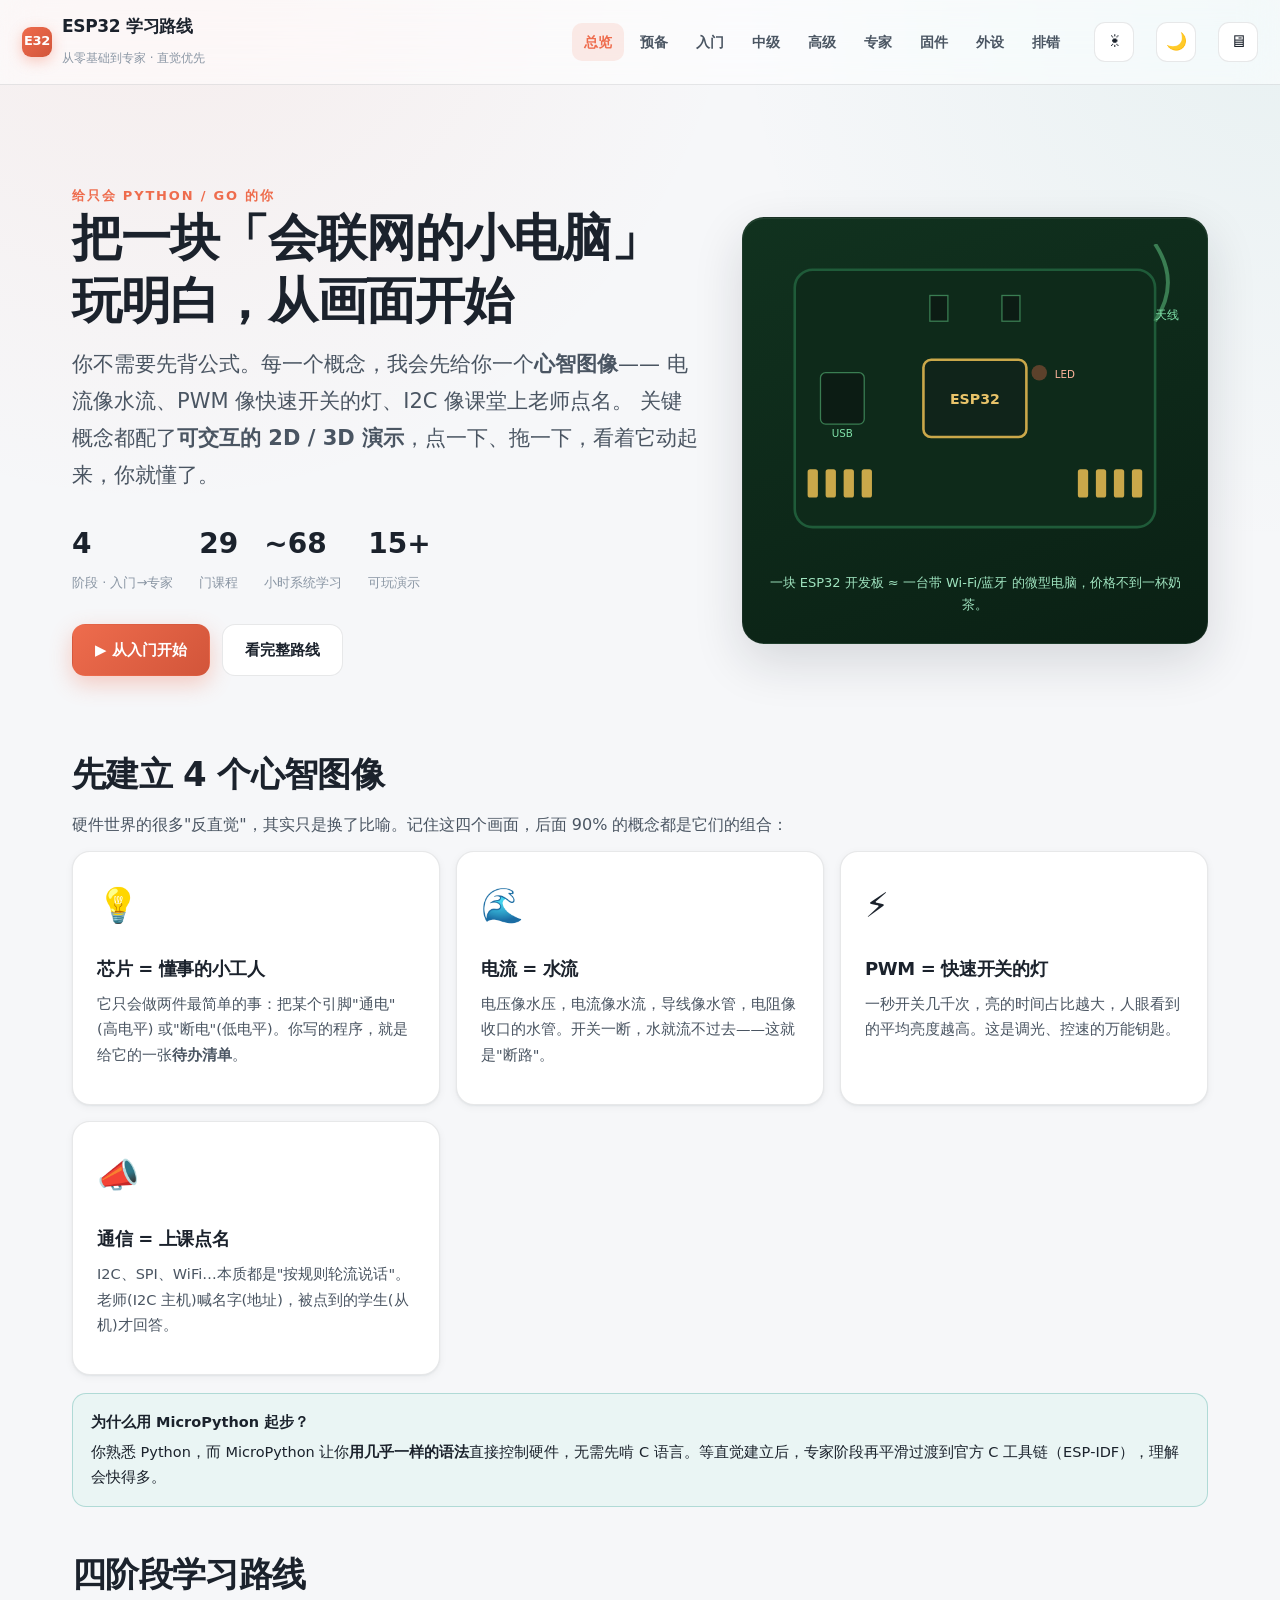
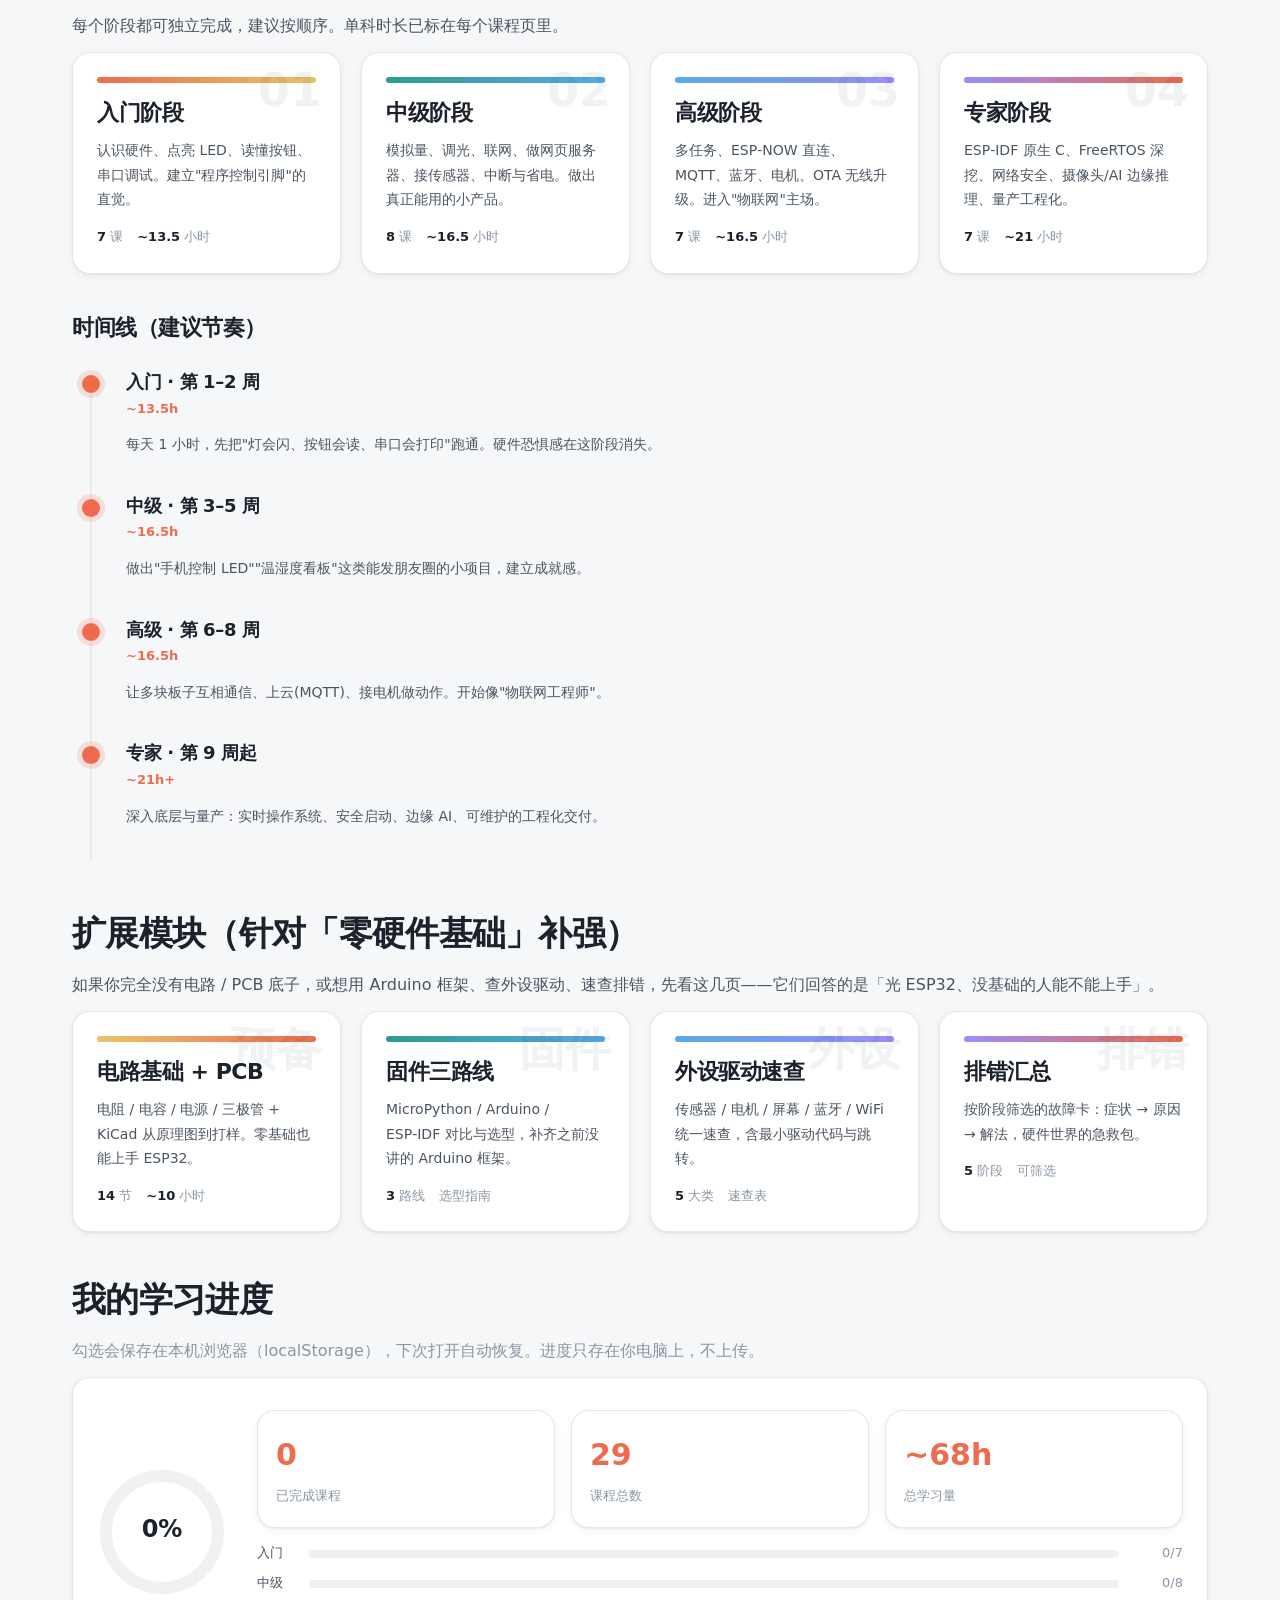
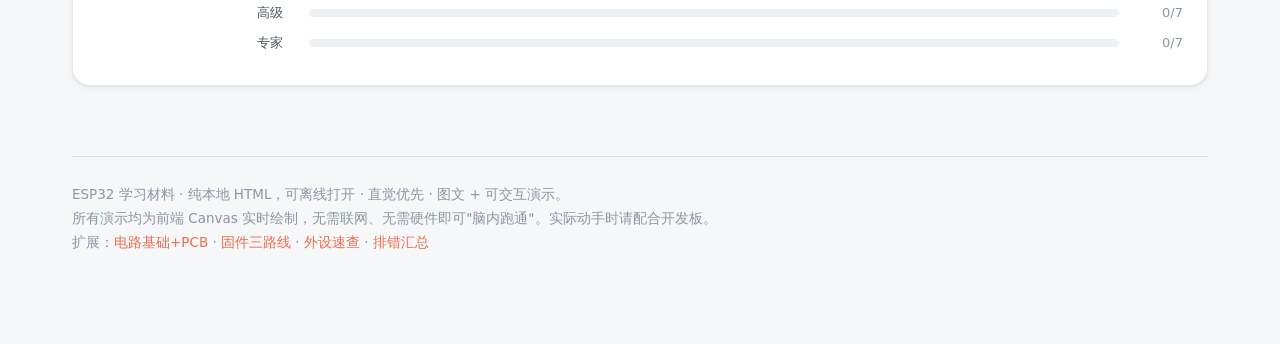
<file: index.html>
<!DOCTYPE html>
<html lang="zh-CN" data-theme="system">
<head>
<meta charset="UTF-8">
<meta name="viewport" content="width=device-width, initial-scale=1.0">
<title>ESP32 从零到专家 · 本地学习路线</title>
<link rel="stylesheet" href="assets/style.css">
</head>
<body>

<!-- 顶栏 -->
<header class="topbar">
  <div class="brand">
    <span class="logo">E32</span>
    <div>ESP32 学习路线<br><small>从零基础到专家 · 直觉优先</small></div>
  </div>
    <nav>
      <a href="index.html" class="active">总览</a>
      <a href="stage0.html">预备</a>
      <a href="stage1.html">入门</a>
      <a href="stage2.html">中级</a>
      <a href="stage3.html">高级</a>
      <a href="stage4.html">专家</a>
      <a href="firmware.html">固件</a>
      <a href="peripherals.html">外设</a>
      <a href="troubleshoot.html">排错</a>
    </nav>
  <button class="theme-btn" data-theme-set="light" title="亮色">☀</button>
  <button class="theme-btn" data-theme-set="dark" title="暗色">🌙</button>
  <button class="theme-btn" data-theme-set="system" title="跟随系统">🖥</button>
</header>

<main class="wrap">

  <!-- HERO -->
  <section class="hero">
    <div class="hero-grid">
      <div>
        <div class="eyebrow">给只会 Python / Go 的你</div>
        <h1>把一块「会联网的小电脑」<br>玩明白，从画面开始</h1>
        <p class="lead">
          你不需要先背公式。每一个概念，我会先给你一个<strong>心智图像</strong>——
          电流像水流、PWM 像快速开关的灯、I2C 像课堂上老师点名。
          关键概念都配了<strong>可交互的 2D / 3D 演示</strong>，点一下、拖一下，看着它动起来，你就懂了。
        </p>
        <div class="hero-stats">
          <div class="stat"><b>4</b><span>阶段 · 入门→专家</span></div>
          <div class="stat"><b>29</b><span>门课程</span></div>
          <div class="stat"><b>~68</b><span>小时系统学习</span></div>
          <div class="stat"><b>15+</b><span>可玩演示</span></div>
        </div>
        <div style="margin-top:28px; display:flex; gap:12px; flex-wrap:wrap;">
          <a href="stage1.html" class="btn btn-primary magnetic">▶ 从入门开始</a>
          <a href="#roadmap" class="btn btn-ghost magnetic">看完整路线</a>
        </div>
      </div>

      <!-- 主板可视化 (SVG) -->
      <div class="board-frame">
        <svg viewBox="0 0 320 240" width="100%" role="img" aria-label="ESP32 开发板示意">
          <rect x="20" y="20" width="280" height="200" rx="14" fill="#0e2a1a" stroke="#1f5b39" stroke-width="2"/>
          <!-- 天线 -->
          <path d="M300 60 q20 -30 0 -60" fill="none" stroke="#3a7d52" stroke-width="3"/>
          <text x="300" y="58" fill="#7fe0a8" font-size="9">天线</text>
          <!-- 主芯片 -->
          <rect x="120" y="90" width="80" height="60" rx="6" fill="#10241a" stroke="#caa84a" stroke-width="2"/>
          <text x="160" y="124" fill="#e9c46a" font-size="11" text-anchor="middle" font-weight="bold">ESP32</text>
          <!-- 两颗晶振 -->
          <rect x="125" y="40" width="14" height="20" fill="#0c1c14" stroke="#3a7d52"/>
          <rect x="181" y="40" width="14" height="20" fill="#0c1c14" stroke="#3a7d52"/>
          <!-- USB -->
          <rect x="40" y="100" width="34" height="40" rx="4" fill="#0c1c14" stroke="#3a7d52"/>
          <text x="57" y="150" fill="#7fe0a8" font-size="8" text-anchor="middle">USB</text>
          <!-- 引脚排 -->
          <g fill="#caa84a">
            <rect x="30" y="175" width="8" height="22" rx="2"/><rect x="44" y="175" width="8" height="22" rx="2"/>
            <rect x="58" y="175" width="8" height="22" rx="2"/><rect x="72" y="175" width="8" height="22" rx="2"/>
            <rect x="240" y="175" width="8" height="22" rx="2"/><rect x="254" y="175" width="8" height="22" rx="2"/>
            <rect x="268" y="175" width="8" height="22" rx="2"/><rect x="282" y="175" width="8" height="22" rx="2"/>
          </g>
          <!-- 闪烁的 LED -->
          <circle cx="210" cy="100" r="6" fill="#ee6c4d">
            <animate attributeName="opacity" values="1;0.3;1" dur="1.4s" repeatCount="indefinite"/>
          </circle>
          <text x="222" y="104" fill="#ffb59c" font-size="8">LED</text>
        </svg>
        <p style="margin:10px 0 0; font-size:13px; color:#9fe3bf; text-align:center;">
          一块 ESP32 开发板 ≈ 一台带 Wi‑Fi/蓝牙 的微型电脑，价格不到一杯奶茶。
        </p>
      </div>
    </div>
  </section>

  <!-- 心智模型导言 -->
  <section class="reveal">
    <h2>先建立 4 个心智图像</h2>
    <p>硬件世界的很多"反直觉"，其实只是换了比喻。记住这四个画面，后面 90% 的概念都是它们的组合：</p>
    <div class="three">
      <div class="card hoverable">
        <div style="font-size:34px">💡</div>
        <h4>芯片 = 懂事的小工人</h4>
        <p style="font-size:14.5px">它只会做两件最简单的事：把某个引脚"通电"(高电平) 或"断电"(低电平)。你写的程序，就是给它的一张<strong>待办清单</strong>。</p>
      </div>
      <div class="card hoverable">
        <div style="font-size:34px">🌊</div>
        <h4>电流 = 水流</h4>
        <p style="font-size:14.5px">电压像水压，电流像水流，导线像水管，电阻像收口的水管。开关一断，水就流不过去——这就是"断路"。</p>
      </div>
      <div class="card hoverable">
        <div style="font-size:34px">⚡</div>
        <h4>PWM = 快速开关的灯</h4>
        <p style="font-size:14.5px">一秒开关几千次，亮的时间占比越大，人眼看到的平均亮度越高。这是调光、控速的万能钥匙。</p>
      </div>
      <div class="card hoverable">
        <div style="font-size:34px">📣</div>
        <h4>通信 = 上课点名</h4>
        <p style="font-size:14.5px">I2C、SPI、WiFi…本质都是"按规则轮流说话"。老师(I2C 主机)喊名字(地址)，被点到的学生(从机)才回答。</p>
      </div>
    </div>
    <div class="note info">
      <span class="t">为什么用 MicroPython 起步？</span>
      你熟悉 Python，而 MicroPython 让你<strong>用几乎一样的语法</strong>直接控制硬件，无需先啃 C 语言。等直觉建立后，专家阶段再平滑过渡到官方 C 工具链（ESP‑IDF），理解会快得多。
    </div>
  </section>

  <!-- 路线图 -->
  <section id="roadmap" class="reveal">
    <h2>四阶段学习路线</h2>
    <p>每个阶段都可独立完成，建议按顺序。单科时长已标在每个课程页里。</p>
    <div class="stage-grid">
      <a class="card stage-card hoverable" href="stage1.html">
        <div class="num">01</div><div class="bar" style="background:linear-gradient(90deg,#ee6c4d,#e9c46a)"></div>
        <h3>入门阶段</h3>
        <p style="font-size:14px">认识硬件、点亮 LED、读懂按钮、串口调试。建立"程序控制引脚"的直觉。</p>
        <div class="meta"><span><b>7</b> 课</span><span><b>~13.5</b> 小时</span></div>
      </a>
      <a class="card stage-card hoverable" href="stage2.html">
        <div class="num">02</div><div class="bar" style="background:linear-gradient(90deg,#2a9d8f,#5aa9e6)"></div>
        <h3>中级阶段</h3>
        <p style="font-size:14px">模拟量、调光、联网、做网页服务器、接传感器、中断与省电。做出真正能用的小产品。</p>
        <div class="meta"><span><b>8</b> 课</span><span><b>~16.5</b> 小时</span></div>
      </a>
      <a class="card stage-card hoverable" href="stage3.html">
        <div class="num">03</div><div class="bar" style="background:linear-gradient(90deg,#5aa9e6,#9b8cff)"></div>
        <h3>高级阶段</h3>
        <p style="font-size:14px">多任务、ESP‑NOW 直连、MQTT、蓝牙、电机、OTA 无线升级。进入"物联网"主场。</p>
        <div class="meta"><span><b>7</b> 课</span><span><b>~16.5</b> 小时</span></div>
      </a>
      <a class="card stage-card hoverable" href="stage4.html">
        <div class="num">04</div><div class="bar" style="background:linear-gradient(90deg,#9b8cff,#ee6c4d)"></div>
        <h3>专家阶段</h3>
        <p style="font-size:14px">ESP‑IDF 原生 C、FreeRTOS 深挖、网络安全、摄像头/AI 边缘推理、量产工程化。</p>
        <div class="meta"><span><b>7</b> 课</span><span><b>~21</b> 小时</span></div>
      </a>
    </div>

    <h3 style="margin-top:40px">时间线（建议节奏）</h3>
    <div class="roadmap">
      <div class="rm-item"><span class="dot"></span><h4>入门 · 第 1–2 周</h4><div class="dur">~13.5h</div>
        <p style="font-size:14px">每天 1 小时，先把"灯会闪、按钮会读、串口会打印"跑通。硬件恐惧感在这阶段消失。</p></div>
      <div class="rm-item"><span class="dot"></span><h4>中级 · 第 3–5 周</h4><div class="dur">~16.5h</div>
        <p style="font-size:14px">做出"手机控制 LED""温湿度看板"这类能发朋友圈的小项目，建立成就感。</p></div>
      <div class="rm-item"><span class="dot"></span><h4>高级 · 第 6–8 周</h4><div class="dur">~16.5h</div>
        <p style="font-size:14px">让多块板子互相通信、上云(MQTT)、接电机做动作。开始像"物联网工程师"。</p></div>
      <div class="rm-item"><span class="dot"></span><h4>专家 · 第 9 周起</h4><div class="dur">~21h+</div>
        <p style="font-size:14px">深入底层与量产：实时操作系统、安全启动、边缘 AI、可维护的工程化交付。</p></div>
    </div>
  </section>

  <!-- 扩展模块 -->
  <section class="reveal">
    <h2>扩展模块（针对「零硬件基础」补强）</h2>
    <p>如果你完全没有电路 / PCB 底子，或想用 Arduino 框架、查外设驱动、速查排错，先看这几页——它们回答的是「光 ESP32、没基础的人能不能上手」。</p>
    <div class="stage-grid">
      <a class="card stage-card hoverable" href="stage0.html">
        <div class="num">预备</div><div class="bar" style="background:linear-gradient(90deg,#e9c46a,#ee6c4d)"></div>
        <h3>电路基础 + PCB</h3>
        <p style="font-size:14px">电阻 / 电容 / 电源 / 三极管 + KiCad 从原理图到打样。零基础也能上手 ESP32。</p>
        <div class="meta"><span><b>14</b> 节</span><span><b>~10</b> 小时</span></div>
      </a>
      <a class="card stage-card hoverable" href="firmware.html">
        <div class="num">固件</div><div class="bar" style="background:linear-gradient(90deg,#2a9d8f,#5aa9e6)"></div>
        <h3>固件三路线</h3>
        <p style="font-size:14px">MicroPython / Arduino / ESP‑IDF 对比与选型，补齐之前没讲的 Arduino 框架。</p>
        <div class="meta"><span><b>3</b> 路线</span><span>选型指南</span></div>
      </a>
      <a class="card stage-card hoverable" href="peripherals.html">
        <div class="num">外设</div><div class="bar" style="background:linear-gradient(90deg,#5aa9e6,#9b8cff)"></div>
        <h3>外设驱动速查</h3>
        <p style="font-size:14px">传感器 / 电机 / 屏幕 / 蓝牙 / WiFi 统一速查，含最小驱动代码与跳转。</p>
        <div class="meta"><span><b>5</b> 大类</span><span>速查表</span></div>
      </a>
      <a class="card stage-card hoverable" href="troubleshoot.html">
        <div class="num">排错</div><div class="bar" style="background:linear-gradient(90deg,#9b8cff,#ee6c4d)"></div>
        <h3>排错汇总</h3>
        <p style="font-size:14px">按阶段筛选的故障卡：症状 → 原因 → 解法，硬件世界的急救包。</p>
        <div class="meta"><span><b>5</b> 阶段</span><span>可筛选</span></div>
      </a>
    </div>
  </section>

  <!-- 进度仪表盘 -->
  <section class="reveal">
    <h2>我的学习进度</h2>
    <p class="muted">勾选会保存在本机浏览器（localStorage），下次打开自动恢复。进度只存在你电脑上，不上传。</p>
    <div class="card" style="display:flex; gap:30px; align-items:center; flex-wrap:wrap;">
      <div style="position:relative; width:130px; height:130px; flex:none;">
        <svg id="prog-ring" width="130" height="130" viewBox="0 0 130 130">
          <circle cx="65" cy="65" r="56" fill="none" stroke="var(--grid-line)" stroke-width="12"/>
          <circle class="bar" cx="65" cy="65" r="56" fill="none" stroke="var(--accent)" stroke-width="12"
                  stroke-linecap="round" transform="rotate(-90 65 65)"/>
          <text class="pct" x="65" y="70" text-anchor="middle" fill="var(--text)" font-size="24" font-weight="800">0%</text>
        </svg>
      </div>
      <div style="flex:1; min-width:240px;">
        <div class="dash">
          <div class="kpi card"><b id="done-count">0</b><span>已完成课程</span></div>
          <div class="kpi card"><b id="total-count">29</b><span>课程总数</span></div>
          <div class="kpi card"><b>~68h</b><span>总学习量</span></div>
        </div>
        <div id="stage-bars" style="margin-top:14px;"></div>
      </div>
    </div>
  </section>

  <footer class="foot">
    ESP32 学习材料 · 纯本地 HTML，可离线打开 · 直觉优先 · 图文 + 可交互演示。<br>
    所有演示均为前端 Canvas 实时绘制，无需联网、无需硬件即可"脑内跑通"。实际动手时请配合开发板。<br>
    扩展：<a href="stage0.html">电路基础+PCB</a> · <a href="firmware.html">固件三路线</a> · <a href="peripherals.html">外设速查</a> · <a href="troubleshoot.html">排错汇总</a>
  </footer>
</main>

<script src="assets/app.js"></script>
<script>
  // 首页全局进度（统计所有阶段课程勾选）
  (function () {
    var IDS = [];
    ["stage1","stage2","stage3","stage4"].forEach(function (st) {
      var n = st === "stage1" ? 7 : st === "stage2" ? 8 : 7;
      for (var i = 1; i <= n; i++) IDS.push(st + "-c" + i);
    });
    var names = { stage1:"入门", stage2:"中级", stage3:"高级", stage4:"专家" };
    var prog = {};
    try { prog = JSON.parse(localStorage.getItem("esp32-progress") || "{}"); } catch (e) {}
    var done = 0; IDS.forEach(function (k) { if (prog[k]) done++; });
    var total = IDS.length;
    document.getElementById("done-count").textContent = done;
    document.getElementById("total-count").textContent = total;
    var ring = document.getElementById("prog-ring");
    var c = ring.querySelector("circle.bar");
    var r = c.getAttribute("r"), circ = 2 * Math.PI * r;
    c.style.strokeDasharray = circ;
    c.style.strokeDashoffset = circ * (1 - done / total);
    ring.querySelector(".pct").textContent = Math.round(done / total * 100) + "%";
    // 各阶段条
    var bars = document.getElementById("stage-bars");
    ["stage1","stage2","stage3","stage4"].forEach(function (st) {
      var n = st === "stage1" ? 7 : st === "stage2" ? 8 : 7;
      var d = 0; for (var i = 1; i <= n; i++) if (prog[st + "-c" + i]) d++;
      var pct = Math.round(d / n * 100);
      var div = document.createElement("div");
      div.style.cssText = "display:flex; align-items:center; gap:10px; margin:7px 0; font-size:13px;";
      div.innerHTML = "<span style='width:42px; color:var(--text-soft)'>" + names[st] + "</span>" +
        "<div style='flex:1; height:8px; background:var(--bg-sunken); border-radius:99px; overflow:hidden'>" +
        "<div style='width:" + pct + "%; height:100%; background:var(--accent); border-radius:99px'></div></div>" +
        "<span style='width:54px; text-align:right; color:var(--text-faint)'>" + d + "/" + n + "</span>";
      bars.appendChild(div);
    });
  })();
</script>
</body>
</html>
</file>
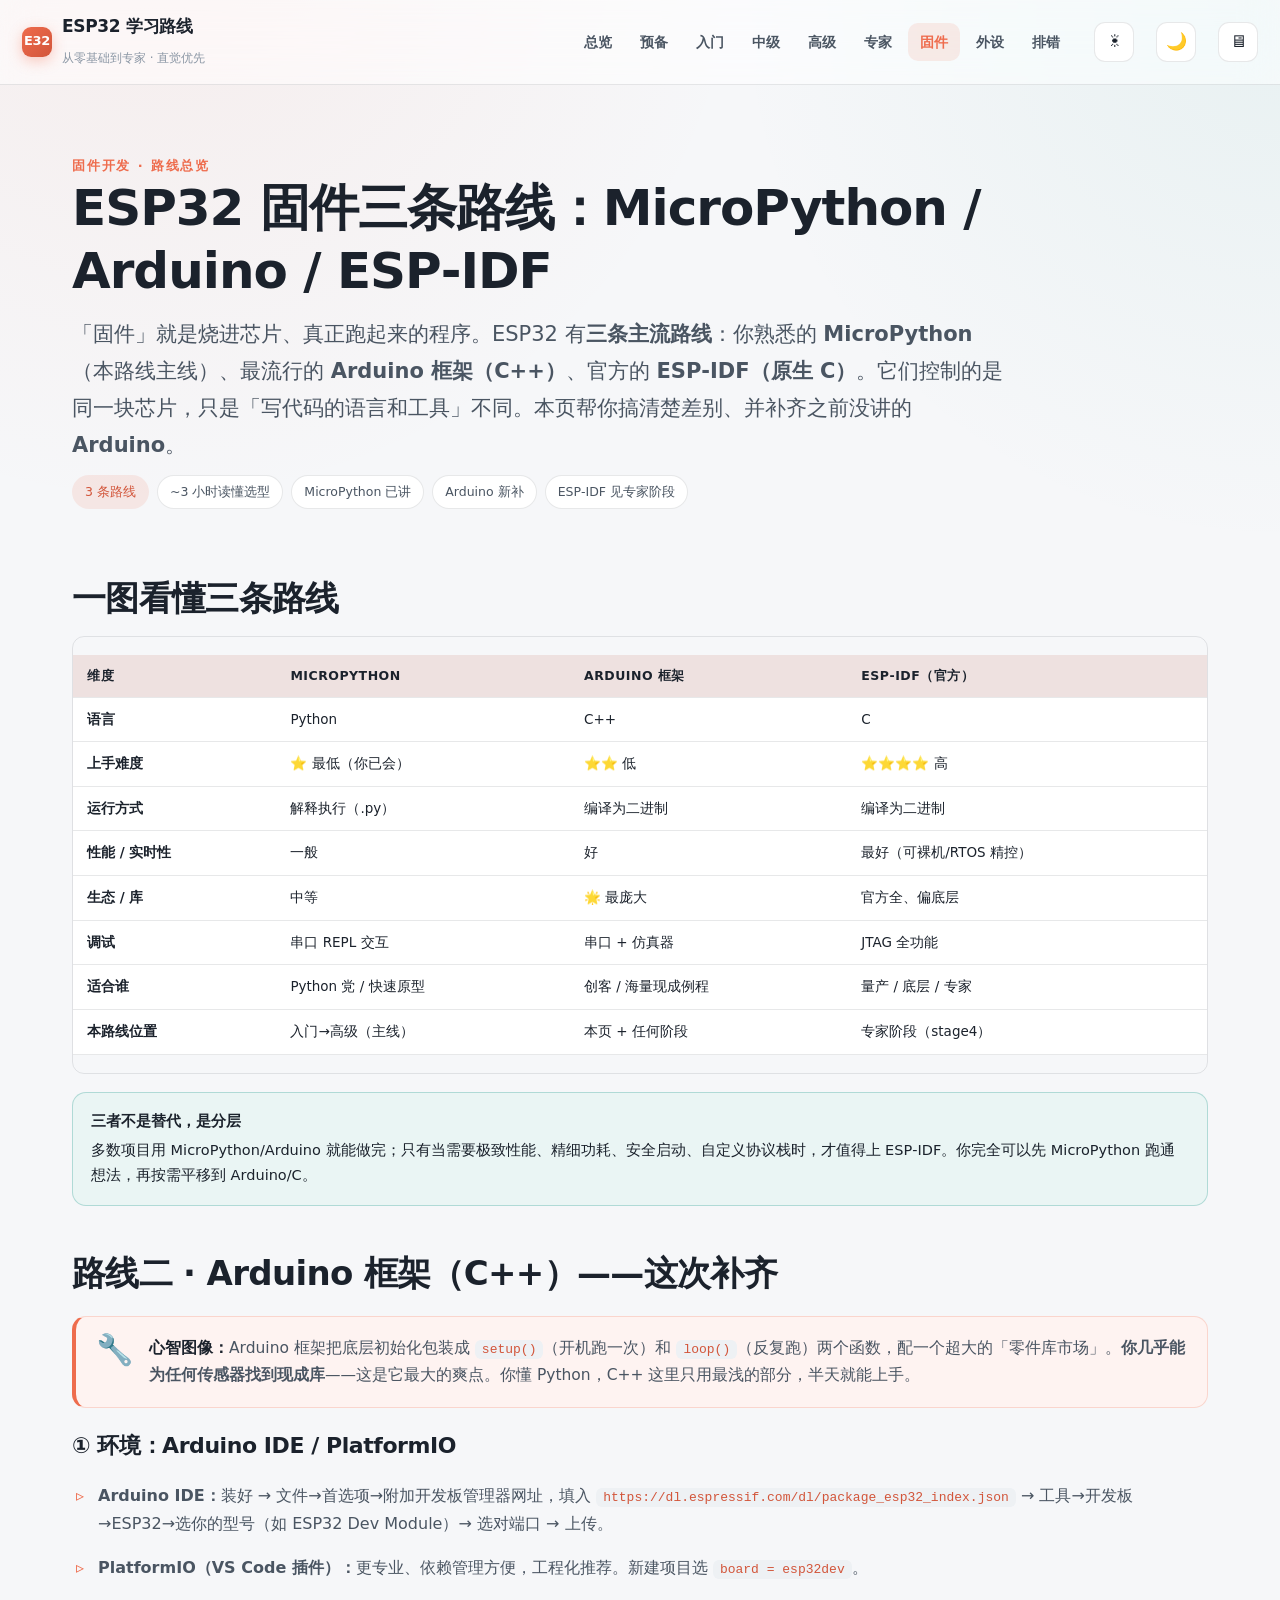
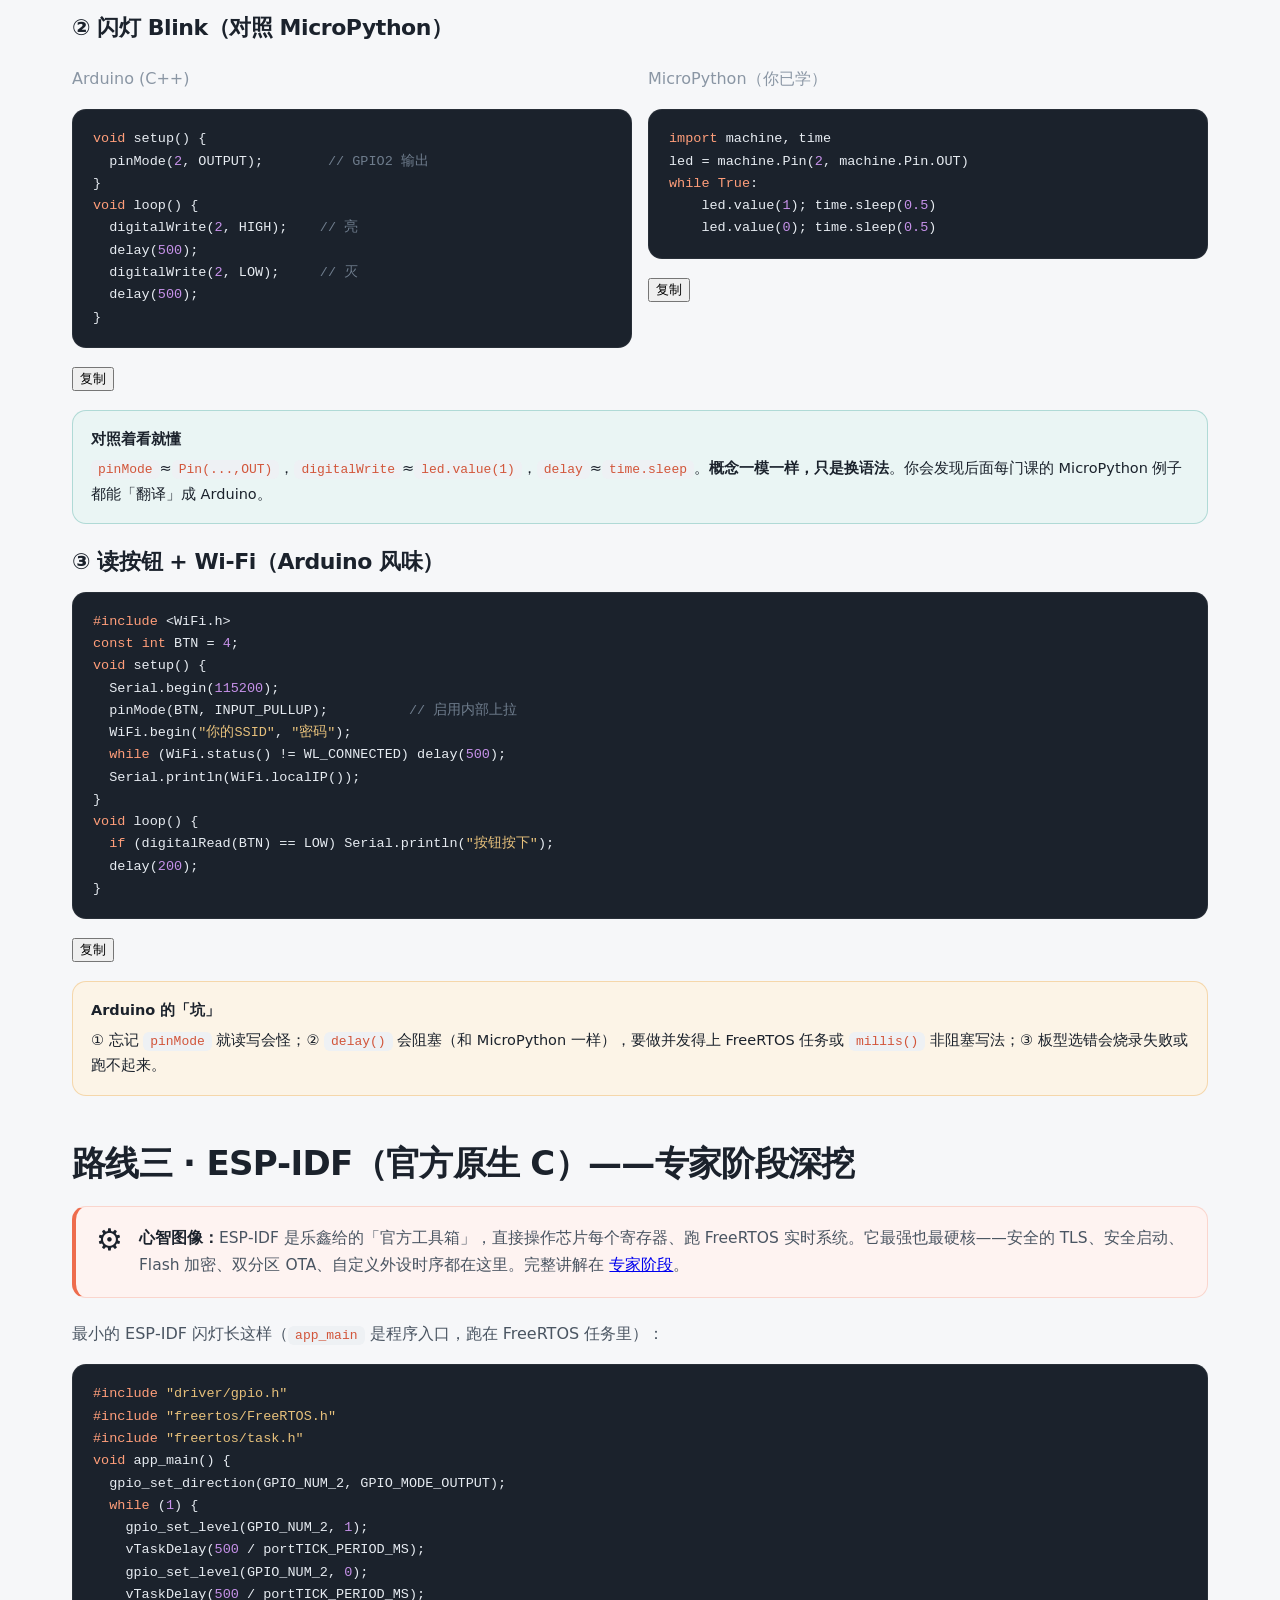
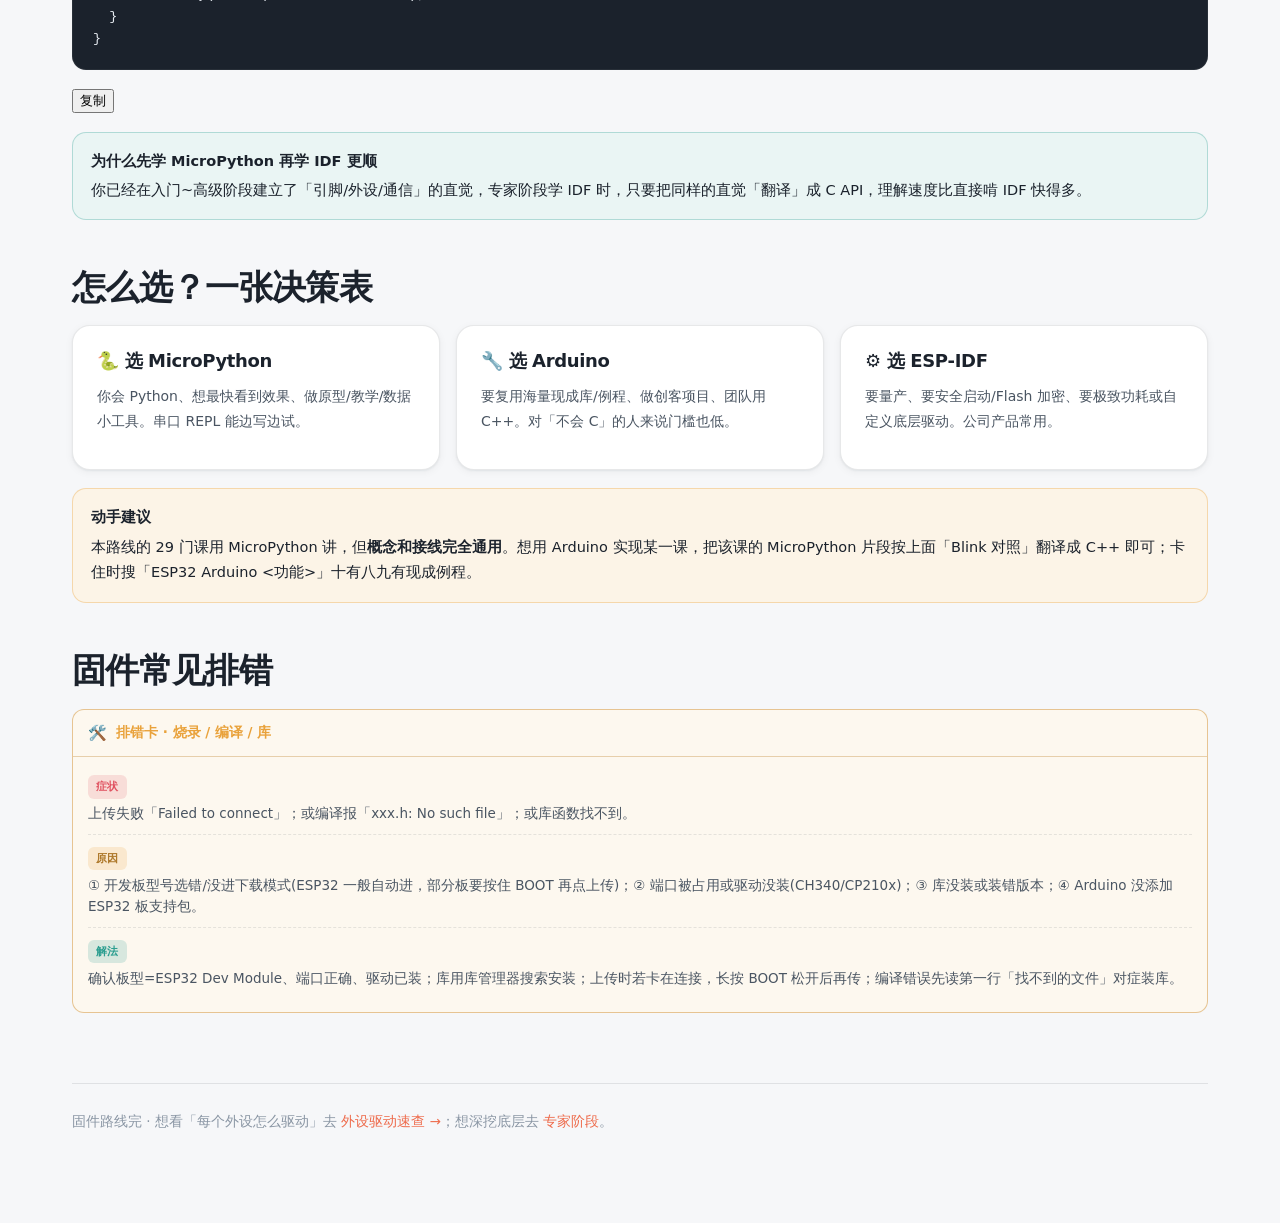
<file: firmware.html>
<!DOCTYPE html>
<html lang="zh-CN" data-theme="system">
<head>
<meta charset="UTF-8">
<meta name="viewport" content="width=device-width, initial-scale=1.0">
<title>固件开发三路线 · MicroPython / Arduino / ESP-IDF</title>
<link rel="stylesheet" href="assets/style.css">
</head>
<body>

<header class="topbar">
  <div class="brand"><span class="logo">E32</span><div>ESP32 学习路线<br><small>从零基础到专家 · 直觉优先</small></div></div>
  <nav>
    <a href="index.html">总览</a>
    <a href="stage0.html">预备</a>
    <a href="stage1.html">入门</a>
    <a href="stage2.html">中级</a>
    <a href="stage3.html">高级</a>
    <a href="stage4.html">专家</a>
    <a href="firmware.html" class="active">固件</a>
    <a href="peripherals.html">外设</a>
    <a href="troubleshoot.html">排错</a>
  </nav>
  <button class="theme-btn" data-theme-set="light" title="亮色">☀</button>
  <button class="theme-btn" data-theme-set="dark" title="暗色">🌙</button>
  <button class="theme-btn" data-theme-set="system" title="跟随系统">🖥</button>
</header>

<main class="wrap">
  <section class="hero" style="padding:30px 0 10px;">
    <div class="eyebrow">固件开发 · 路线总览</div>
    <h1>ESP32 固件三条路线：MicroPython / Arduino / ESP‑IDF</h1>
    <p class="lead">「固件」就是烧进芯片、真正跑起来的程序。ESP32 有<strong>三条主流路线</strong>：你熟悉的 <b>MicroPython</b>（本路线主线）、最流行的 <b>Arduino 框架（C++）</b>、官方的 <b>ESP‑IDF（原生 C）</b>。它们控制的是同一块芯片，只是「写代码的语言和工具」不同。本页帮你搞清楚差别、并补齐之前没讲的 <b>Arduino</b>。</p>
    <div class="pill-row">
      <span class="pill accent">3 条路线</span>
      <span class="pill">~3 小时读懂选型</span>
      <span class="pill">MicroPython 已讲</span>
      <span class="pill">Arduino 新补</span>
      <span class="pill">ESP‑IDF 见专家阶段</span>
    </div>
  </section>

  <!-- 对比表 -->
  <section class="reveal">
    <h2>一图看懂三条路线</h2>
    <div class="table-wrap">
      <table class="cmp">
        <thead>
          <tr><th>维度</th><th>MicroPython</th><th>Arduino 框架</th><th>ESP‑IDF（官方）</th></tr>
        </thead>
        <tbody>
          <tr><td>语言</td><td>Python</td><td>C++</td><td>C</td></tr>
          <tr><td>上手难度</td><td>⭐ 最低（你已会）</td><td>⭐⭐ 低</td><td>⭐⭐⭐⭐ 高</td></tr>
          <tr><td>运行方式</td><td>解释执行（.py）</td><td>编译为二进制</td><td>编译为二进制</td></tr>
          <tr><td>性能 / 实时性</td><td>一般</td><td>好</td><td>最好（可裸机/RTOS 精控）</td></tr>
          <tr><td>生态 / 库</td><td>中等</td><td>🌟 最庞大</td><td>官方全、偏底层</td></tr>
          <tr><td>调试</td><td>串口 REPL 交互</td><td>串口 + 仿真器</td><td>JTAG 全功能</td></tr>
          <tr><td>适合谁</td><td>Python 党 / 快速原型</td><td>创客 / 海量现成例程</td><td>量产 / 底层 / 专家</td></tr>
          <tr><td>本路线位置</td><td>入门→高级（主线）</td><td>本页 + 任何阶段</td><td>专家阶段（stage4）</td></tr>
        </tbody>
      </table>
    </div>
    <div class="note info"><span class="t">三者不是替代，是分层</span>多数项目用 MicroPython/Arduino 就能做完；只有当需要极致性能、精细功耗、安全启动、自定义协议栈时，才值得上 ESP‑IDF。你完全可以先 MicroPython 跑通想法，再按需平移到 Arduino/C。</div>
  </section>

  <!-- Arduino -->
  <section class="reveal">
    <h2>路线二 · Arduino 框架（C++）——这次补齐</h2>
    <div class="mind">
      <span class="ico">🔧</span>
      <div class="body"><b>心智图像：</b>Arduino 框架把底层初始化包装成 <code>setup()</code>（开机跑一次）和 <code>loop()</code>（反复跑）两个函数，配一个超大的「零件库市场」。<strong>你几乎能为任何传感器找到现成库</strong>——这是它最大的爽点。你懂 Python，C++ 这里只用最浅的部分，半天就能上手。</div>
    </div>

    <h3 style="margin-top:24px">① 环境：Arduino IDE / PlatformIO</h3>
    <ul class="clean">
      <li><b>Arduino IDE：</b>装好 → 文件→首选项→附加开发板管理器网址，填入 <code>https://dl.espressif.com/dl/package_esp32_index.json</code> → 工具→开发板→ESP32→选你的型号（如 ESP32 Dev Module）→ 选对端口 → 上传。</li>
      <li><b>PlatformIO（VS Code 插件）：</b>更专业、依赖管理方便，工程化推荐。新建项目选 <code>board = esp32dev</code>。</li>
    </ul>

    <h3 style="margin-top:24px">② 闪灯 Blink（对照 MicroPython）</h3>
    <div class="two-col">
      <div>
        <p class="muted" style="margin-bottom:6px">Arduino (C++)</p>
        <pre data-copy><code><span class="kw">void</span> setup() {
  pinMode(<span class="num">2</span>, OUTPUT);        <span class="cm">// GPIO2 输出</span>
}
<span class="kw">void</span> loop() {
  digitalWrite(<span class="num">2</span>, HIGH);    <span class="cm">// 亮</span>
  delay(<span class="num">500</span>);
  digitalWrite(<span class="num">2</span>, LOW);     <span class="cm">// 灭</span>
  delay(<span class="num">500</span>);
}</code></pre>
      </div>
      <div>
        <p class="muted" style="margin-bottom:6px">MicroPython（你已学）</p>
        <pre data-copy><code><span class="kw">import</span> machine, time
led = machine.Pin(<span class="num">2</span>, machine.Pin.OUT)
<span class="kw">while</span> <span class="kw">True</span>:
    led.value(<span class="num">1</span>); time.sleep(<span class="num">0.5</span>)
    led.value(<span class="num">0</span>); time.sleep(<span class="num">0.5</span>)</code></pre>
      </div>
    </div>
    <div class="note info"><span class="t">对照着看就懂</span><code>pinMode</code>≈<code>Pin(...,OUT)</code>，<code>digitalWrite</code>≈<code>led.value(1)</code>，<code>delay</code>≈<code>time.sleep</code>。<strong>概念一模一样，只是换语法</strong>。你会发现后面每门课的 MicroPython 例子都能「翻译」成 Arduino。</div>

    <h3 style="margin-top:24px">③ 读按钮 + Wi‑Fi（Arduino 风味）</h3>
    <pre data-copy><code><span class="kw">#include</span> &lt;WiFi.h&gt;
<span class="kw">const</span> <span class="kw">int</span> BTN = <span class="num">4</span>;
<span class="kw">void</span> setup() {
  Serial.begin(<span class="num">115200</span>);
  pinMode(BTN, INPUT_PULLUP);          <span class="cm">// 启用内部上拉</span>
  WiFi.begin(<span class="str">"你的SSID"</span>, <span class="str">"密码"</span>);
  <span class="kw">while</span> (WiFi.status() != WL_CONNECTED) delay(<span class="num">500</span>);
  Serial.println(WiFi.localIP());
}
<span class="kw">void</span> loop() {
  <span class="kw">if</span> (digitalRead(BTN) == LOW) Serial.println(<span class="str">"按钮按下"</span>);
  delay(<span class="num">200</span>);
}</code></pre>
    <div class="note warn"><span class="t">Arduino 的「坑」</span>① 忘记 <code>pinMode</code> 就读写会怪；② <code>delay()</code> 会阻塞（和 MicroPython 一样），要做并发得上 FreeRTOS 任务或 <code>millis()</code> 非阻塞写法；③ 板型选错会烧录失败或跑不起来。</div>
  </section>

  <!-- ESP-IDF -->
  <section class="reveal">
    <h2>路线三 · ESP‑IDF（官方原生 C）——专家阶段深挖</h2>
    <div class="mind">
      <span class="ico">⚙️</span>
      <div class="body"><b>心智图像：</b>ESP‑IDF 是乐鑫给的「官方工具箱」，直接操作芯片每个寄存器、跑 FreeRTOS 实时系统。它最强也最硬核——安全的 TLS、安全启动、Flash 加密、双分区 OTA、自定义外设时序都在这里。完整讲解在 <a href="stage4.html">专家阶段</a>。</div>
    </div>
    <p>最小的 ESP‑IDF 闪灯长这样（<code>app_main</code> 是程序入口，跑在 FreeRTOS 任务里）：</p>
    <pre data-copy><code><span class="kw">#include</span> <span class="str">"driver/gpio.h"</span>
<span class="kw">#include</span> <span class="str">"freertos/FreeRTOS.h"</span>
<span class="kw">#include</span> <span class="str">"freertos/task.h"</span>
<span class="kw">void</span> app_main() {
  gpio_set_direction(GPIO_NUM_2, GPIO_MODE_OUTPUT);
  <span class="kw">while</span> (<span class="num">1</span>) {
    gpio_set_level(GPIO_NUM_2, <span class="num">1</span>);
    vTaskDelay(<span class="num">500</span> / portTICK_PERIOD_MS);
    gpio_set_level(GPIO_NUM_2, <span class="num">0</span>);
    vTaskDelay(<span class="num">500</span> / portTICK_PERIOD_MS);
  }
}</code></pre>
    <div class="note info"><span class="t">为什么先学 MicroPython 再学 IDF 更顺</span>你已经在入门~高级阶段建立了「引脚/外设/通信」的直觉，专家阶段学 IDF 时，只要把同样的直觉「翻译」成 C API，理解速度比直接啃 IDF 快得多。</div>
  </section>

  <!-- 选型 -->
  <section class="reveal">
    <h2>怎么选？一张决策表</h2>
    <div class="three">
      <div class="card hoverable"><h4 style="margin-top:0">🐍 选 MicroPython</h4><p style="font-size:14px">你会 Python、想最快看到效果、做原型/教学/数据小工具。串口 REPL 能边写边试。</p></div>
      <div class="card hoverable"><h4 style="margin-top:0">🔧 选 Arduino</h4><p style="font-size:14px">要复用海量现成库/例程、做创客项目、团队用 C++。对「不会 C」的人来说门槛也低。</p></div>
      <div class="card hoverable"><h4 style="margin-top:0">⚙️ 选 ESP‑IDF</h4><p style="font-size:14px">要量产、要安全启动/Flash 加密、要极致功耗或自定义底层驱动。公司产品常用。</p></div>
    </div>
    <div class="note warn"><span class="t">动手建议</span>本路线的 29 门课用 MicroPython 讲，但<strong>概念和接线完全通用</strong>。想用 Arduino 实现某一课，把该课的 MicroPython 片段按上面「Blink 对照」翻译成 C++ 即可；卡住时搜「ESP32 Arduino &lt;功能&gt;」十有八九有现成例程。</div>
  </section>

  <!-- 排错 -->
  <section class="reveal">
    <h2>固件常见排错</h2>
    <div class="trouble">
      <div class="t-head"><span class="ico">🛠️</span><span>排错卡 · 烧录 / 编译 / 库</span></div>
      <div class="t-body">
        <div class="row"><span class="lab sym">症状</span><p>上传失败「Failed to connect」；或编译报「xxx.h: No such file」；或库函数找不到。</p></div>
        <div class="row"><span class="lab cau">原因</span><p>① 开发板型号选错/没进下载模式(ESP32 一般自动进，部分板要按住 BOOT 再点上传)；② 端口被占用或驱动没装(CH340/CP210x)；③ 库没装或装错版本；④ Arduino 没添加 ESP32 板支持包。</p></div>
        <div class="row"><span class="lab fix">解法</span><p>确认板型=ESP32 Dev Module、端口正确、驱动已装；库用库管理器搜索安装；上传时若卡在连接，长按 BOOT 松开后再传；编译错误先读第一行「找不到的文件」对症装库。</p></div>
      </div>
    </div>
  </section>

  <footer class="foot">
    固件路线完 · 想看「每个外设怎么驱动」去 <a href="peripherals.html">外设驱动速查 →</a>；想深挖底层去 <a href="stage4.html">专家阶段</a>。
  </footer>
</main>

<script src="assets/app.js"></script>
</body>
</html>
</file>
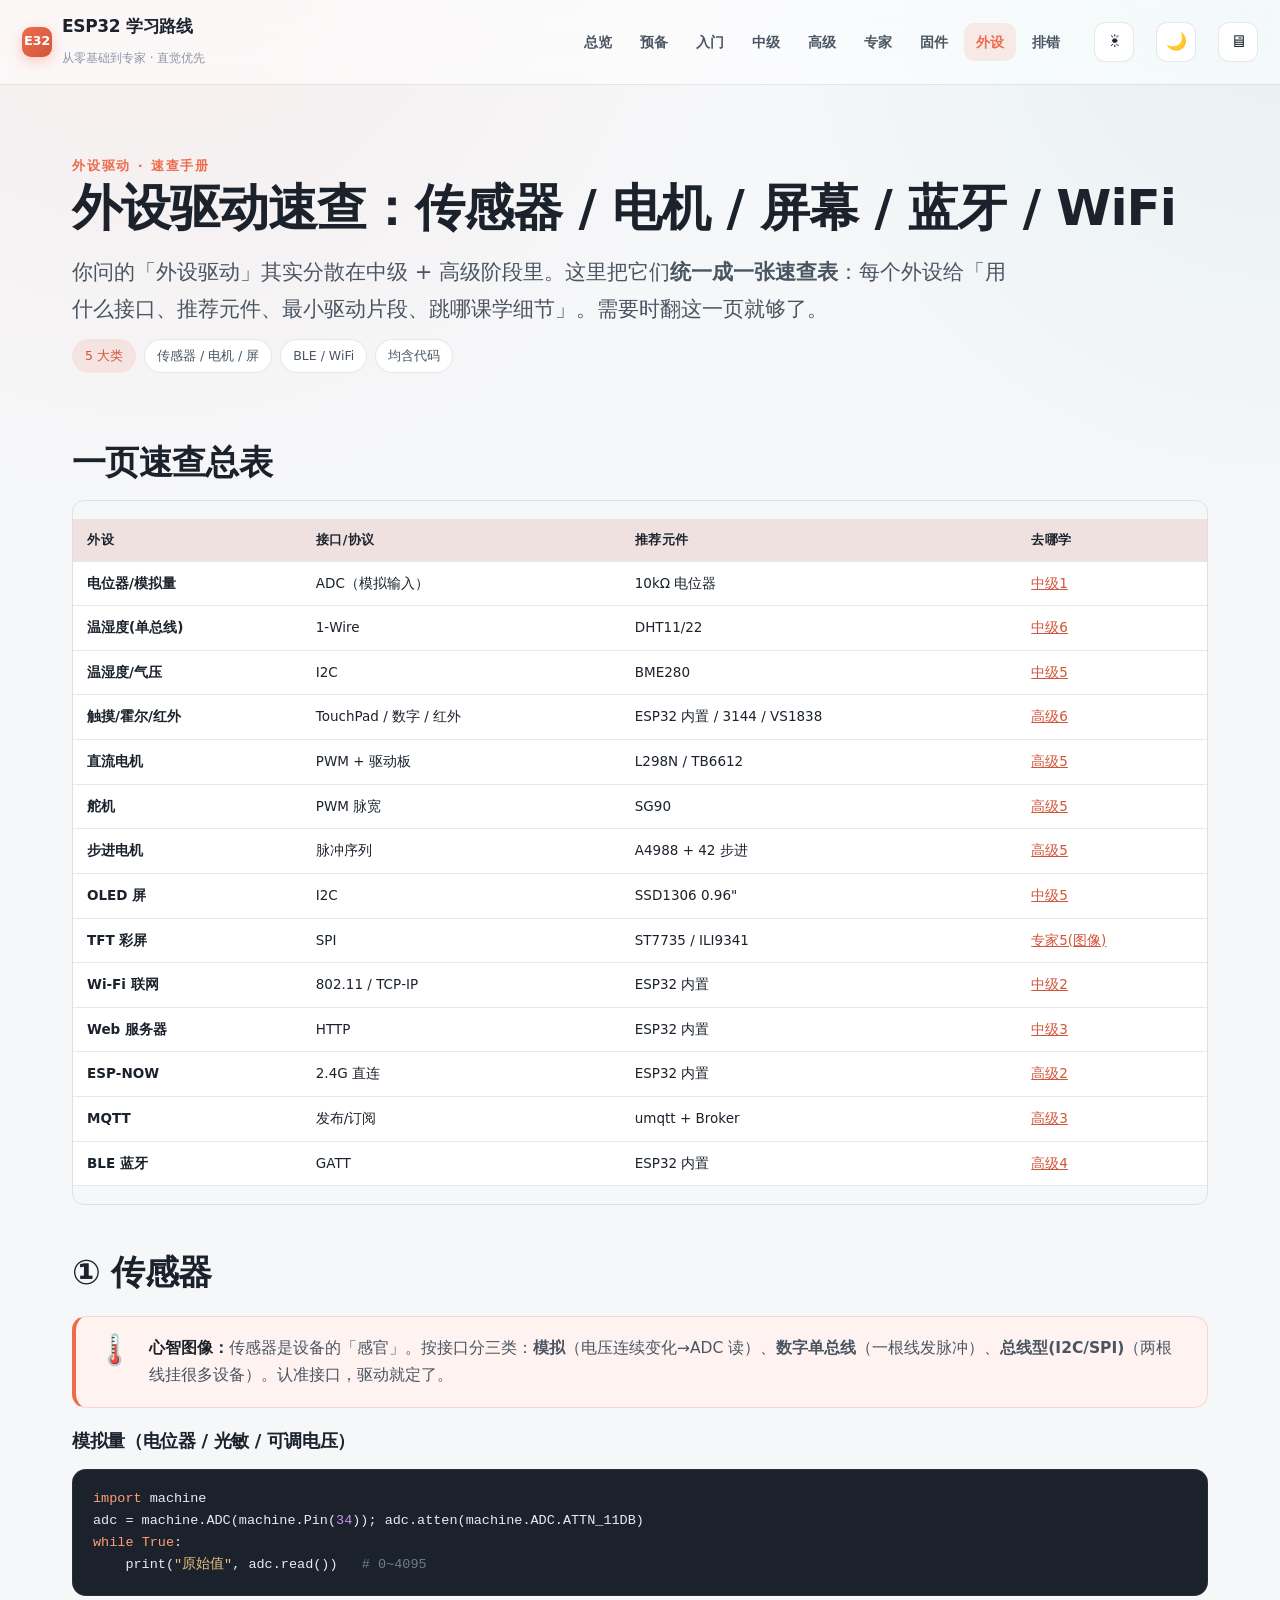
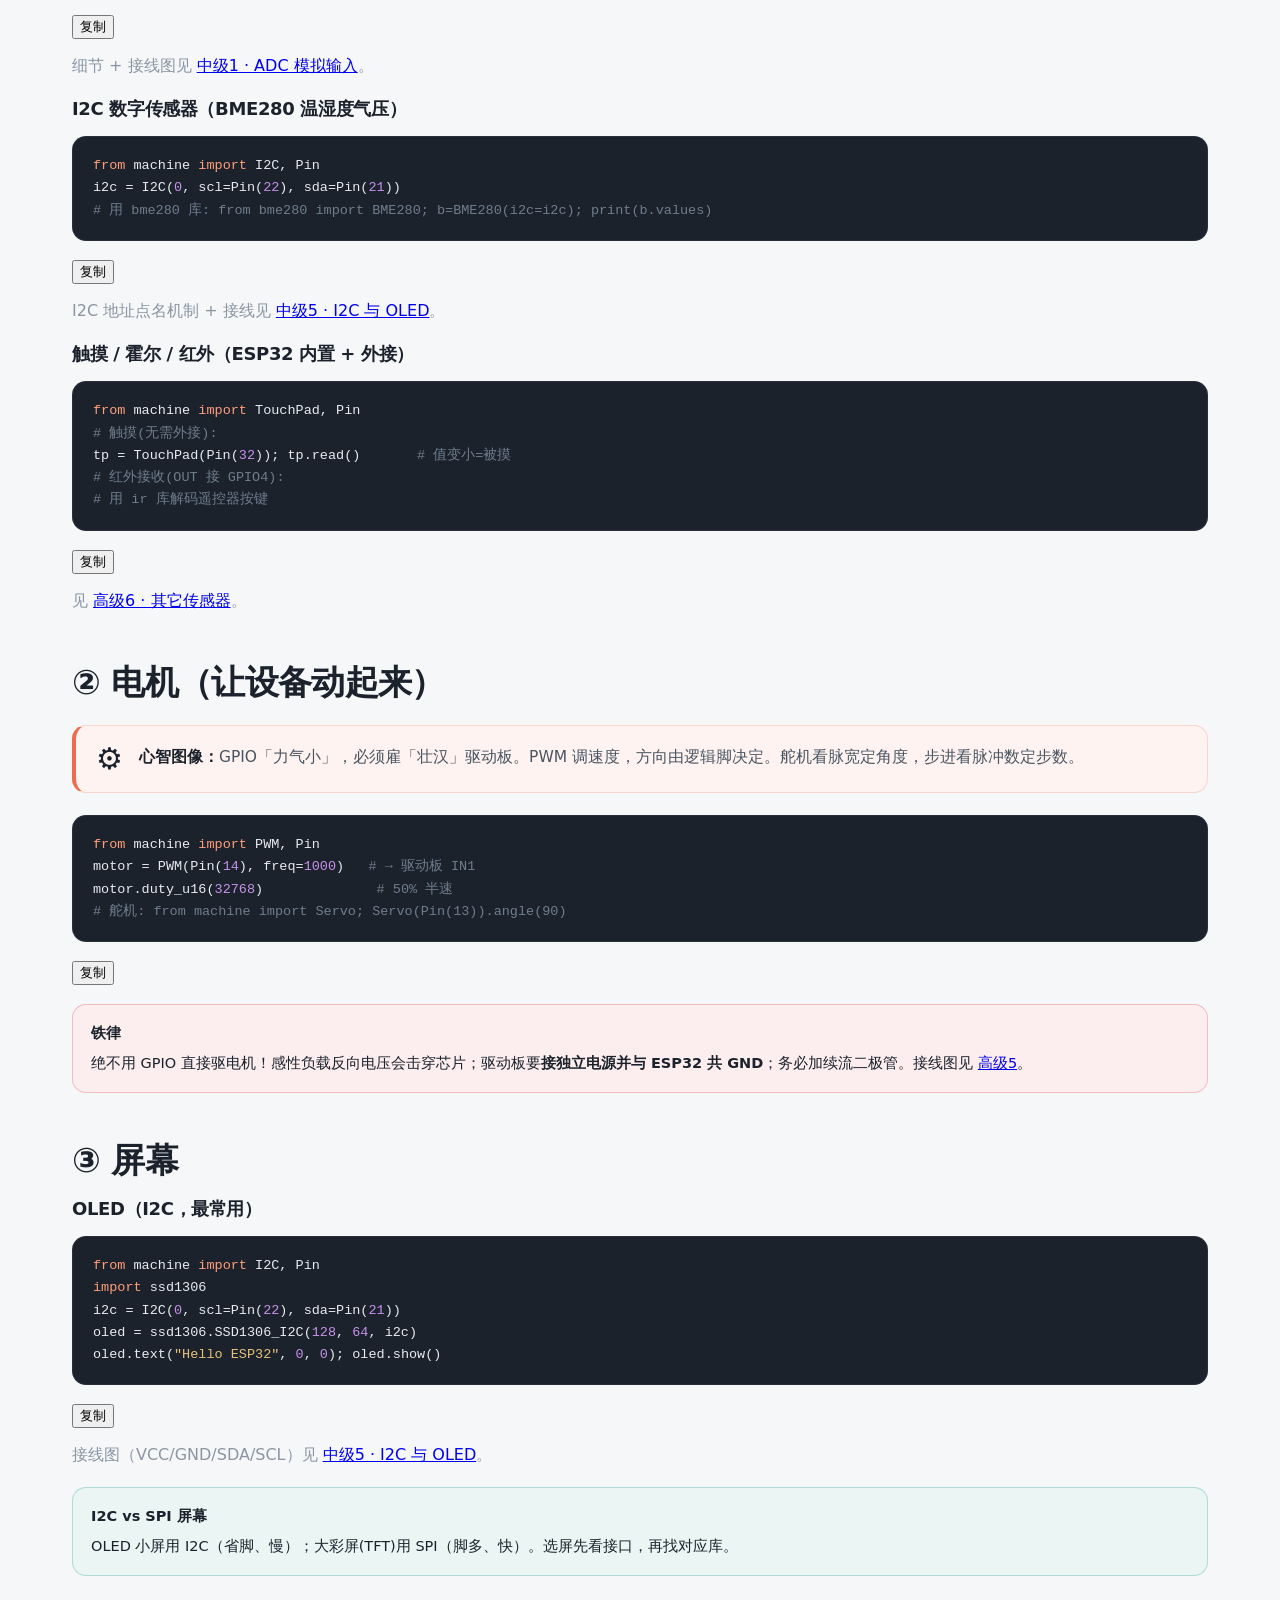
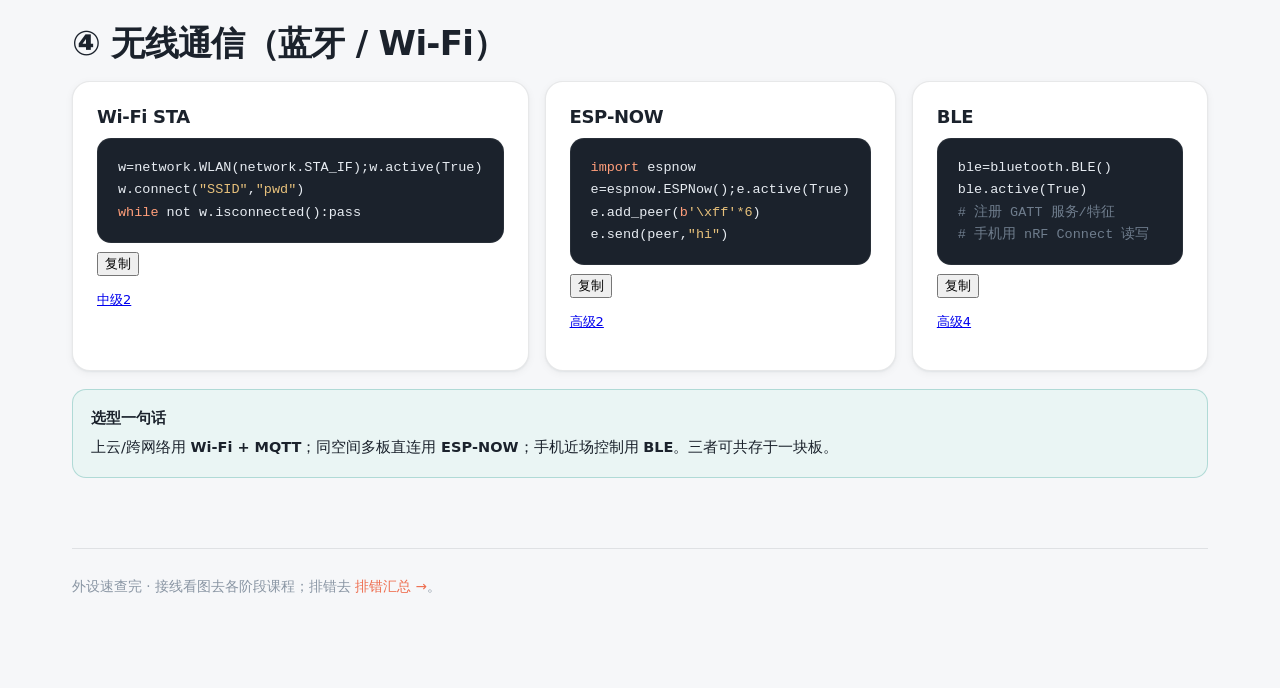
<file: peripherals.html>
<!DOCTYPE html>
<html lang="zh-CN" data-theme="system">
<head>
<meta charset="UTF-8">
<meta name="viewport" content="width=device-width, initial-scale=1.0">
<title>外设驱动速查 · 传感器 / 电机 / 屏幕 / 蓝牙 / WiFi</title>
<link rel="stylesheet" href="assets/style.css">
</head>
<body>

<header class="topbar">
  <div class="brand"><span class="logo">E32</span><div>ESP32 学习路线<br><small>从零基础到专家 · 直觉优先</small></div></div>
  <nav>
    <a href="index.html">总览</a>
    <a href="stage0.html">预备</a>
    <a href="stage1.html">入门</a>
    <a href="stage2.html">中级</a>
    <a href="stage3.html">高级</a>
    <a href="stage4.html">专家</a>
    <a href="firmware.html">固件</a>
    <a href="peripherals.html" class="active">外设</a>
    <a href="troubleshoot.html">排错</a>
  </nav>
  <button class="theme-btn" data-theme-set="light" title="亮色">☀</button>
  <button class="theme-btn" data-theme-set="dark" title="暗色">🌙</button>
  <button class="theme-btn" data-theme-set="system" title="跟随系统">🖥</button>
</header>

<main class="wrap">
  <section class="hero" style="padding:30px 0 10px;">
    <div class="eyebrow">外设驱动 · 速查手册</div>
    <h1>外设驱动速查：传感器 / 电机 / 屏幕 / 蓝牙 / WiFi</h1>
    <p class="lead">你问的「外设驱动」其实分散在中级 + 高级阶段里。这里把它们<strong>统一成一张速查表</strong>：每个外设给「用什么接口、推荐元件、最小驱动片段、跳哪课学细节」。需要时翻这一页就够了。</p>
    <div class="pill-row">
      <span class="pill accent">5 大类</span>
      <span class="pill">传感器 / 电机 / 屏</span>
      <span class="pill">BLE / WiFi</span>
      <span class="pill">均含代码</span>
    </div>
  </section>

  <!-- 速查总表 -->
  <section class="reveal">
    <h2>一页速查总表</h2>
    <div class="table-wrap">
      <table class="cmp">
        <thead><tr><th>外设</th><th>接口/协议</th><th>推荐元件</th><th>去哪学</th></tr></thead>
        <tbody>
          <tr><td>电位器/模拟量</td><td>ADC（模拟输入）</td><td>10kΩ 电位器</td><td><a href="stage2.html#c1">中级1</a></td></tr>
          <tr><td>温湿度(单总线)</td><td>1‑Wire</td><td>DHT11/22</td><td><a href="stage2.html#c6">中级6</a></td></tr>
          <tr><td>温湿度/气压</td><td>I2C</td><td>BME280</td><td><a href="stage2.html#c5">中级5</a></td></tr>
          <tr><td>触摸/霍尔/红外</td><td>TouchPad / 数字 / 红外</td><td>ESP32 内置 / 3144 / VS1838</td><td><a href="stage3.html#c6">高级6</a></td></tr>
          <tr><td>直流电机</td><td>PWM + 驱动板</td><td>L298N / TB6612</td><td><a href="stage3.html#c5">高级5</a></td></tr>
          <tr><td>舵机</td><td>PWM 脉宽</td><td>SG90</td><td><a href="stage3.html#c5">高级5</a></td></tr>
          <tr><td>步进电机</td><td>脉冲序列</td><td>A4988 + 42 步进</td><td><a href="stage3.html#c5">高级5</a></td></tr>
          <tr><td>OLED 屏</td><td>I2C</td><td>SSD1306 0.96"</td><td><a href="stage2.html#c5">中级5</a></td></tr>
          <tr><td>TFT 彩屏</td><td>SPI</td><td>ST7735 / ILI9341</td><td><a href="stage4.html#c5">专家5(图像)</a></td></tr>
          <tr><td>Wi‑Fi 联网</td><td>802.11 / TCP‑IP</td><td>ESP32 内置</td><td><a href="stage2.html#c2">中级2</a></td></tr>
          <tr><td>Web 服务器</td><td>HTTP</td><td>ESP32 内置</td><td><a href="stage2.html#c3">中级3</a></td></tr>
          <tr><td>ESP‑NOW</td><td>2.4G 直连</td><td>ESP32 内置</td><td><a href="stage3.html#c2">高级2</a></td></tr>
          <tr><td>MQTT</td><td>发布/订阅</td><td>umqtt + Broker</td><td><a href="stage3.html#c3">高级3</a></td></tr>
          <tr><td>BLE 蓝牙</td><td>GATT</td><td>ESP32 内置</td><td><a href="stage3.html#c4">高级4</a></td></tr>
        </tbody>
      </table>
    </div>
  </section>

  <!-- 传感器 -->
  <section class="reveal">
    <h2>① 传感器</h2>
    <div class="mind"><span class="ico">🌡️</span><div class="body"><b>心智图像：</b>传感器是设备的「感官」。按接口分三类：<strong>模拟</strong>（电压连续变化→ADC 读）、<strong>数字单总线</strong>（一根线发脉冲）、<strong>总线型(I2C/SPI)</strong>（两根线挂很多设备）。认准接口，驱动就定了。</div></div>

    <h4 style="margin-top:18px">模拟量（电位器 / 光敏 / 可调电压）</h4>
    <pre data-copy><code><span class="kw">import</span> machine
adc = machine.ADC(machine.Pin(<span class="num">34</span>)); adc.atten(machine.ADC.ATTN_11DB)
<span class="kw">while</span> <span class="kw">True</span>:
    print(<span class="str">"原始值"</span>, adc.read())   <span class="cm"># 0~4095</span></code></pre>
    <p class="muted">细节 + 接线图见 <a href="stage2.html#c1">中级1 · ADC 模拟输入</a>。</p>

    <h4 style="margin-top:18px">I2C 数字传感器（BME280 温湿度气压）</h4>
    <pre data-copy><code><span class="kw">from</span> machine <span class="kw">import</span> I2C, Pin
i2c = I2C(<span class="num">0</span>, scl=Pin(<span class="num">22</span>), sda=Pin(<span class="num">21</span>))
<span class="cm"># 用 bme280 库: from bme280 import BME280; b=BME280(i2c=i2c); print(b.values)</span></code></pre>
    <p class="muted">I2C 地址点名机制 + 接线见 <a href="stage2.html#c5">中级5 · I2C 与 OLED</a>。</p>

    <h4 style="margin-top:18px">触摸 / 霍尔 / 红外（ESP32 内置 + 外接）</h4>
    <pre data-copy><code><span class="kw">from</span> machine <span class="kw">import</span> TouchPad, Pin
<span class="cm"># 触摸(无需外接):</span>
tp = TouchPad(Pin(<span class="num">32</span>)); tp.read()       <span class="cm"># 值变小=被摸</span>
<span class="cm"># 红外接收(OUT 接 GPIO4):</span>
<span class="cm"># 用 ir 库解码遥控器按键</span></code></pre>
    <p class="muted">见 <a href="stage3.html#c6">高级6 · 其它传感器</a>。</p>
  </section>

  <!-- 电机 -->
  <section class="reveal">
    <h2>② 电机（让设备动起来）</h2>
    <div class="mind"><span class="ico">⚙️</span><div class="body"><b>心智图像：</b>GPIO「力气小」，必须雇「壮汉」驱动板。PWM 调速度，方向由逻辑脚决定。舵机看脉宽定角度，步进看脉冲数定步数。</div></div>
    <pre data-copy><code><span class="kw">from</span> machine <span class="kw">import</span> PWM, Pin
motor = PWM(Pin(<span class="num">14</span>), freq=<span class="num">1000</span>)   <span class="cm"># → 驱动板 IN1</span>
motor.duty_u16(<span class="num">32768</span>)              <span class="cm"># 50% 半速</span>
<span class="cm"># 舵机: from machine import Servo; Servo(Pin(13)).angle(90)</span></code></pre>
    <div class="note danger"><span class="t">铁律</span>绝不用 GPIO 直接驱电机！感性负载反向电压会击穿芯片；驱动板要<strong>接独立电源并与 ESP32 共 GND</strong>；务必加续流二极管。接线图见 <a href="stage3.html#c5">高级5</a>。</div>
  </section>

  <!-- 屏幕 -->
  <section class="reveal">
    <h2>③ 屏幕</h2>
    <h4 style="margin-top:12px">OLED（I2C，最常用）</h4>
    <pre data-copy><code><span class="kw">from</span> machine <span class="kw">import</span> I2C, Pin
<span class="kw">import</span> ssd1306
i2c = I2C(<span class="num">0</span>, scl=Pin(<span class="num">22</span>), sda=Pin(<span class="num">21</span>))
oled = ssd1306.SSD1306_I2C(<span class="num">128</span>, <span class="num">64</span>, i2c)
oled.text(<span class="str">"Hello ESP32"</span>, <span class="num">0</span>, <span class="num">0</span>); oled.show()</code></pre>
    <p class="muted">接线图（VCC/GND/SDA/SCL）见 <a href="stage2.html#c5">中级5 · I2C 与 OLED</a>。</p>
    <div class="note info"><span class="t">I2C vs SPI 屏幕</span>OLED 小屏用 I2C（省脚、慢）；大彩屏(TFT)用 SPI（脚多、快）。选屏先看接口，再找对应库。</div>
  </section>

  <!-- 通信 -->
  <section class="reveal">
    <h2>④ 无线通信（蓝牙 / Wi‑Fi）</h2>
    <div class="three">
      <div class="card"><h4 style="margin-top:0">Wi‑Fi STA</h4><pre data-copy style="margin:6px 0"><code>w=network.WLAN(network.STA_IF);w.active(True)
w.connect(<span class="str">"SSID"</span>,<span class="str">"pwd"</span>)
<span class="kw">while</span> not w.isconnected():pass</code></pre><p class="muted" style="font-size:13px"><a href="stage2.html#c2">中级2</a></p></div>
      <div class="card"><h4 style="margin-top:0">ESP‑NOW</h4><pre data-copy style="margin:6px 0"><code><span class="kw">import</span> espnow
e=espnow.ESPNow();e.active(True)
e.add_peer(<span class="kw">b</span><span class="str">'\xff'*6</span>)
e.send(peer,<span class="str">"hi"</span>)</code></pre><p class="muted" style="font-size:13px"><a href="stage3.html#c2">高级2</a></p></div>
      <div class="card"><h4 style="margin-top:0">BLE</h4><pre data-copy style="margin:6px 0"><code>ble=bluetooth.BLE()
ble.active(True)
<span class="cm"># 注册 GATT 服务/特征</span>
<span class="cm"># 手机用 nRF Connect 读写</span></code></pre><p class="muted" style="font-size:13px"><a href="stage3.html#c4">高级4</a></p></div>
    </div>
    <div class="note info"><span class="t">选型一句话</span>上云/跨网络用 <b>Wi‑Fi + MQTT</b>；同空间多板直连用 <b>ESP‑NOW</b>；手机近场控制用 <b>BLE</b>。三者可共存于一块板。</div>
  </section>

  <footer class="foot">
    外设速查完 · 接线看图去各阶段课程；排错去 <a href="troubleshoot.html">排错汇总 →</a>。
  </footer>
</main>

<script src="assets/app.js"></script>
</body>
</html>
</file>
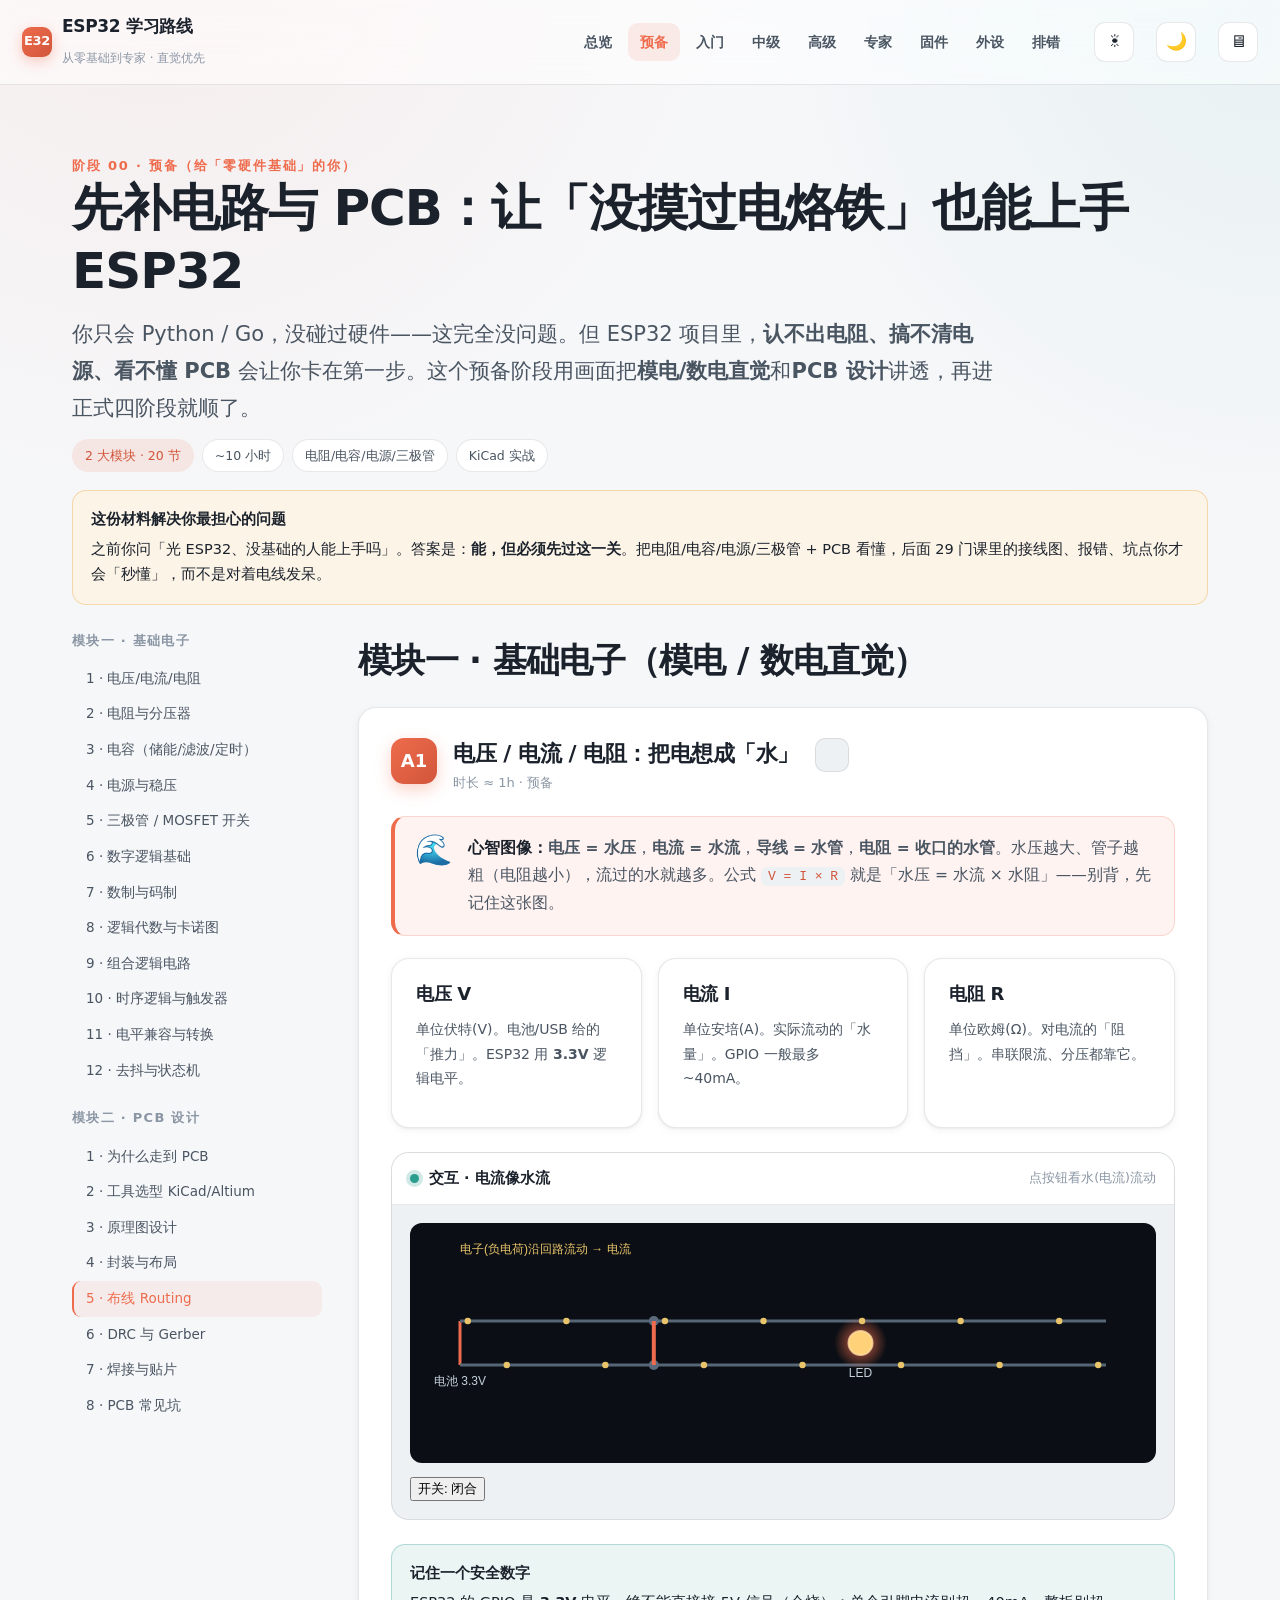
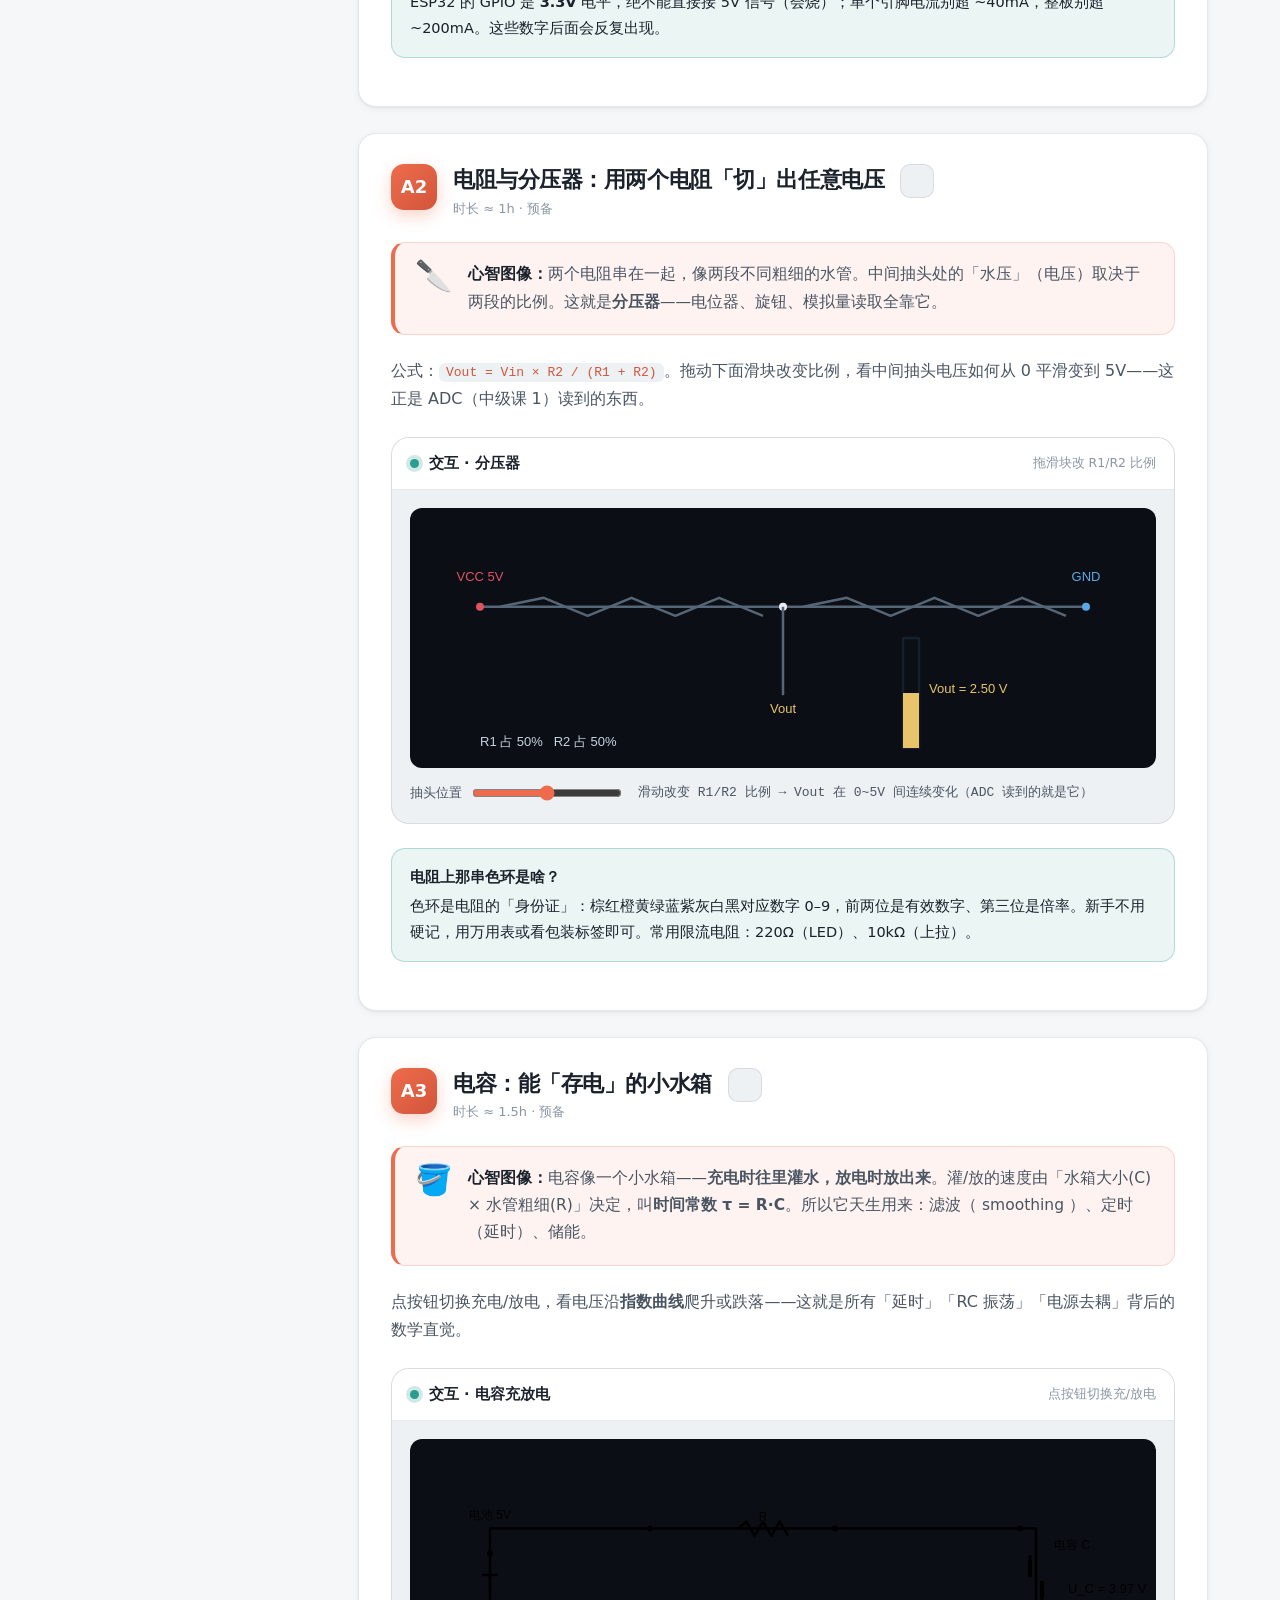
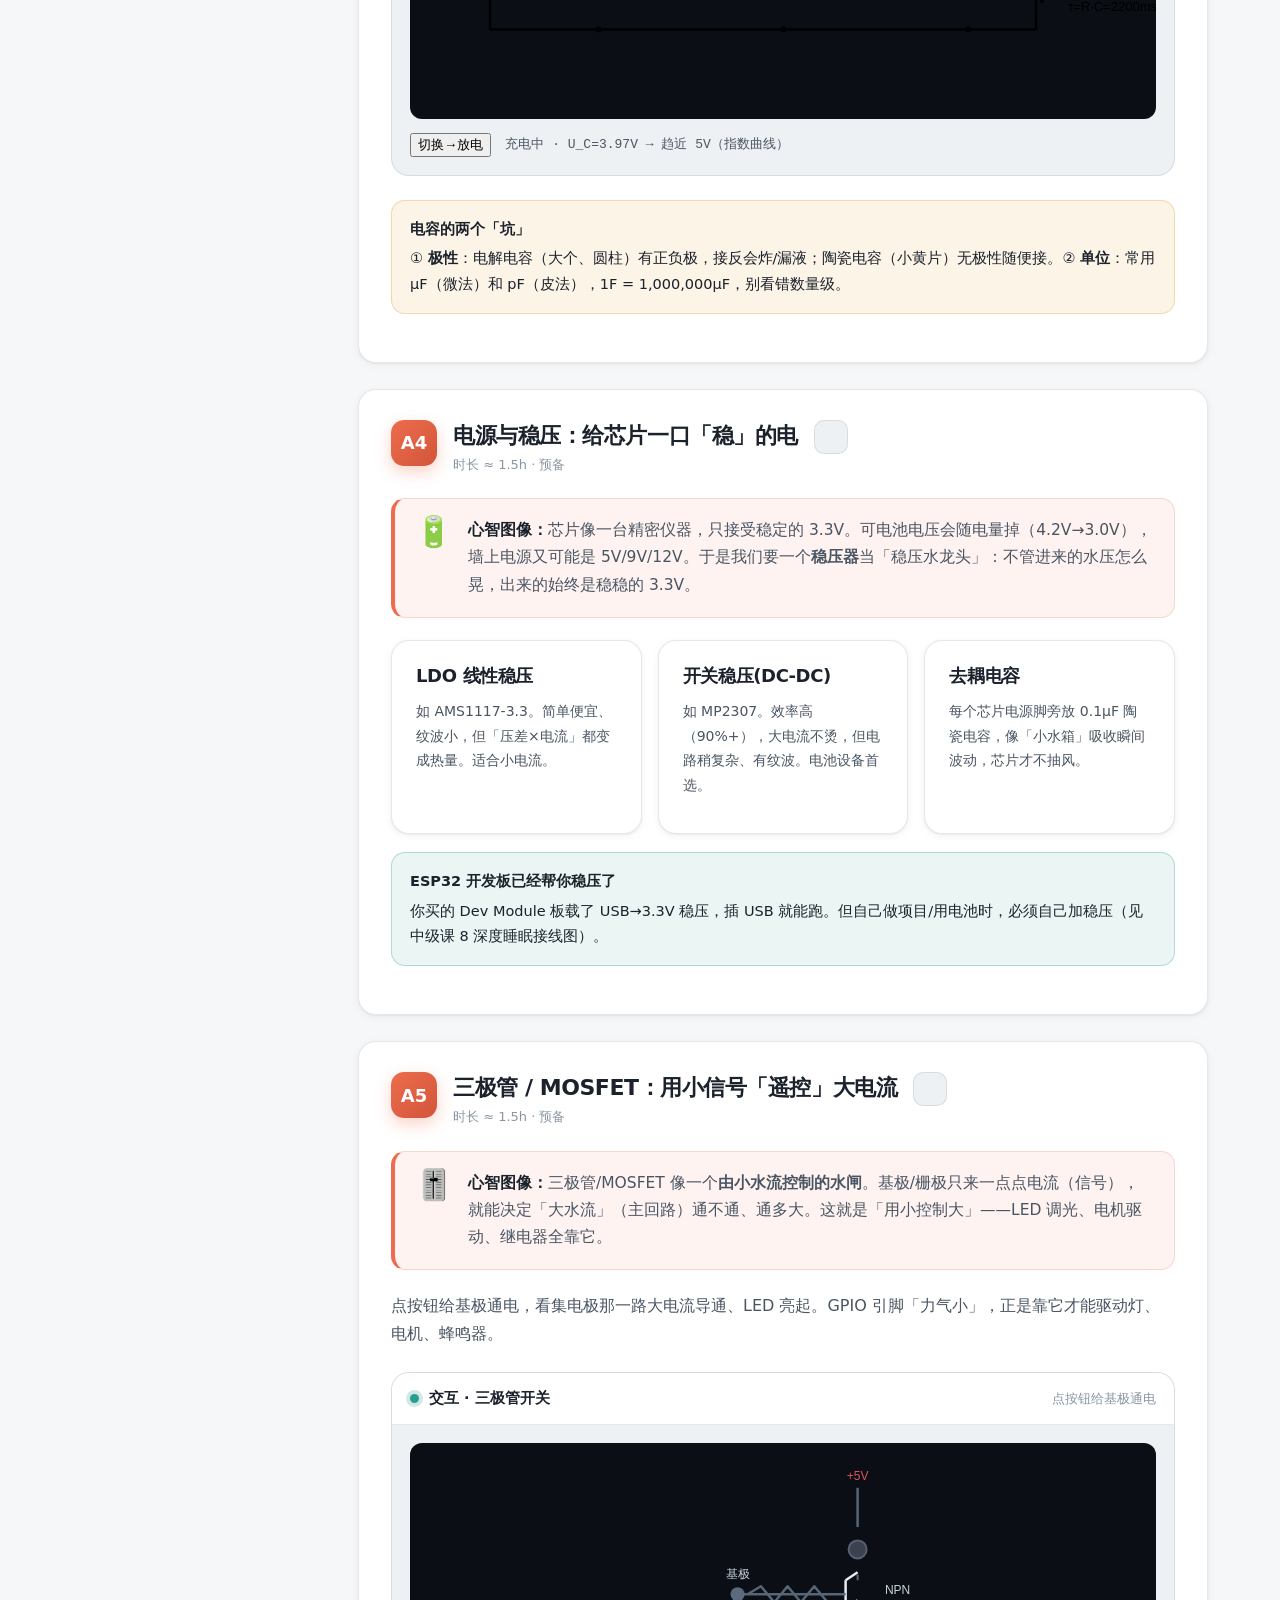
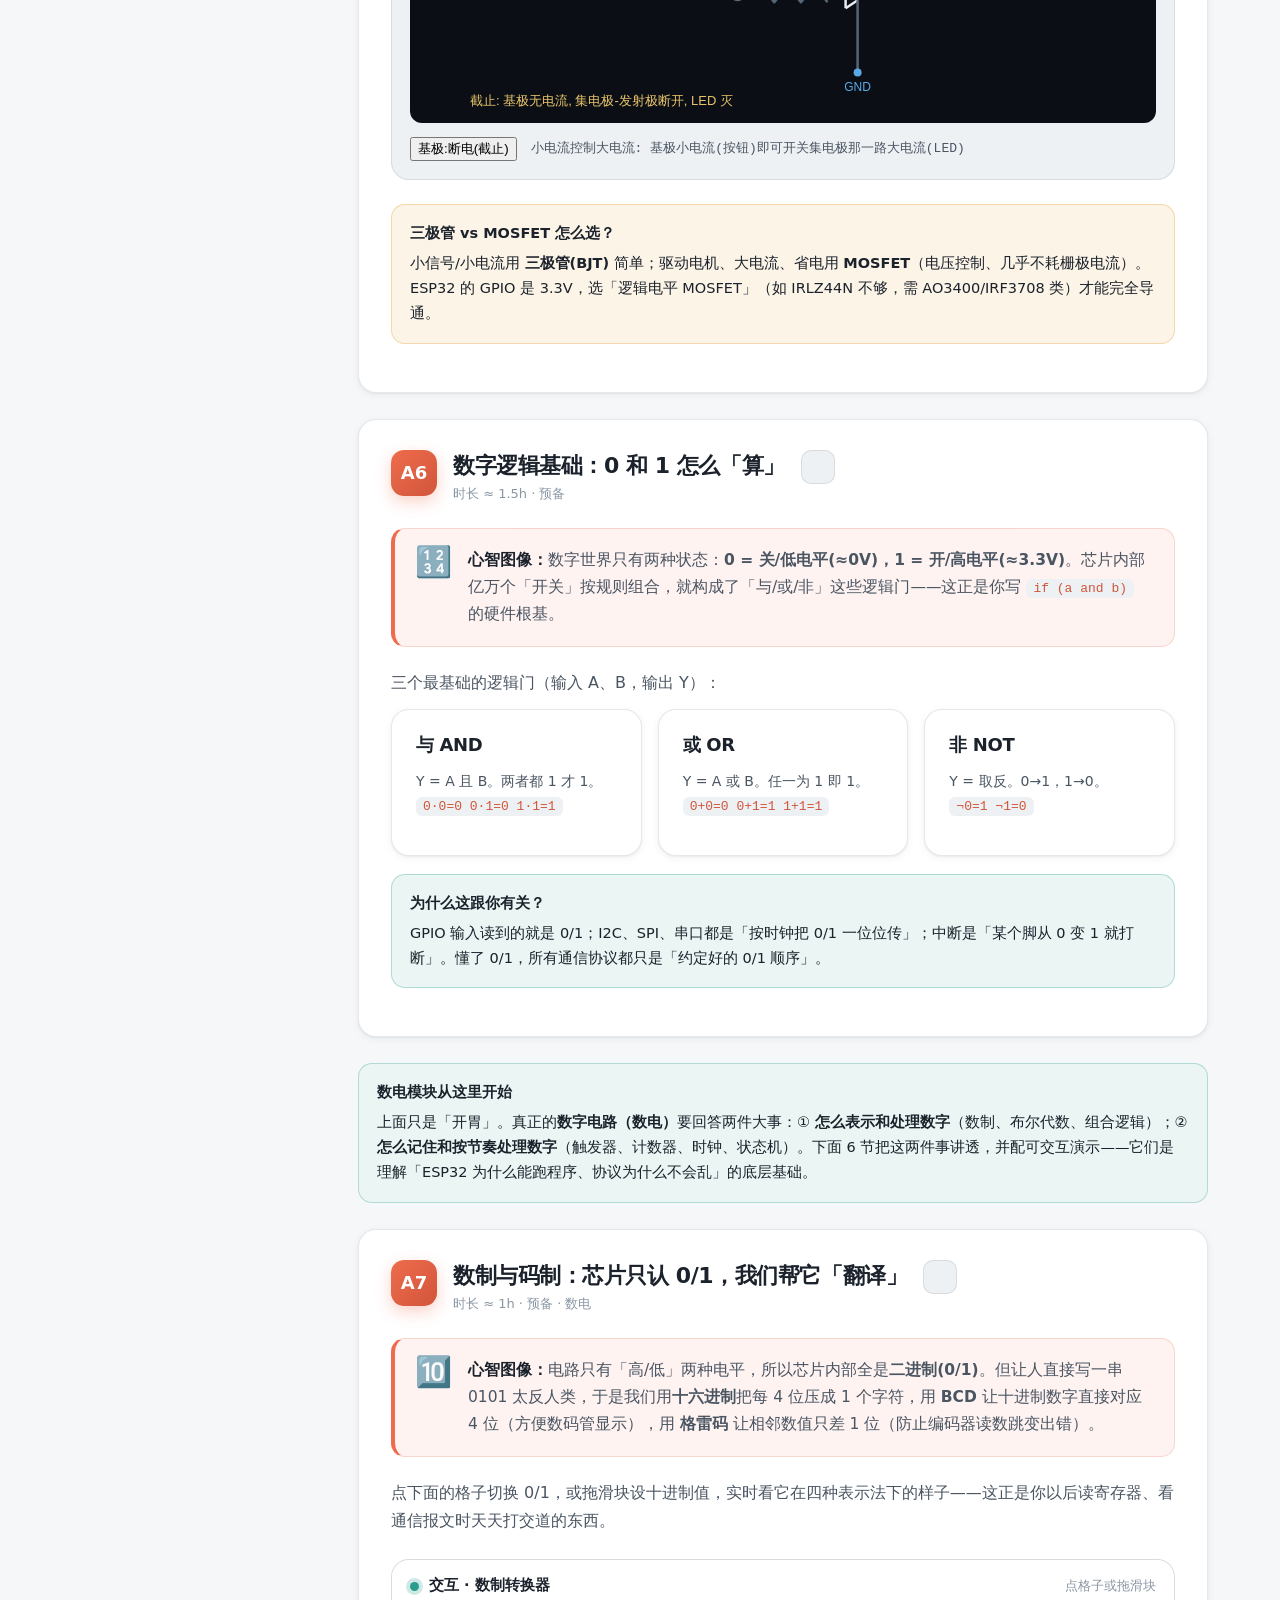
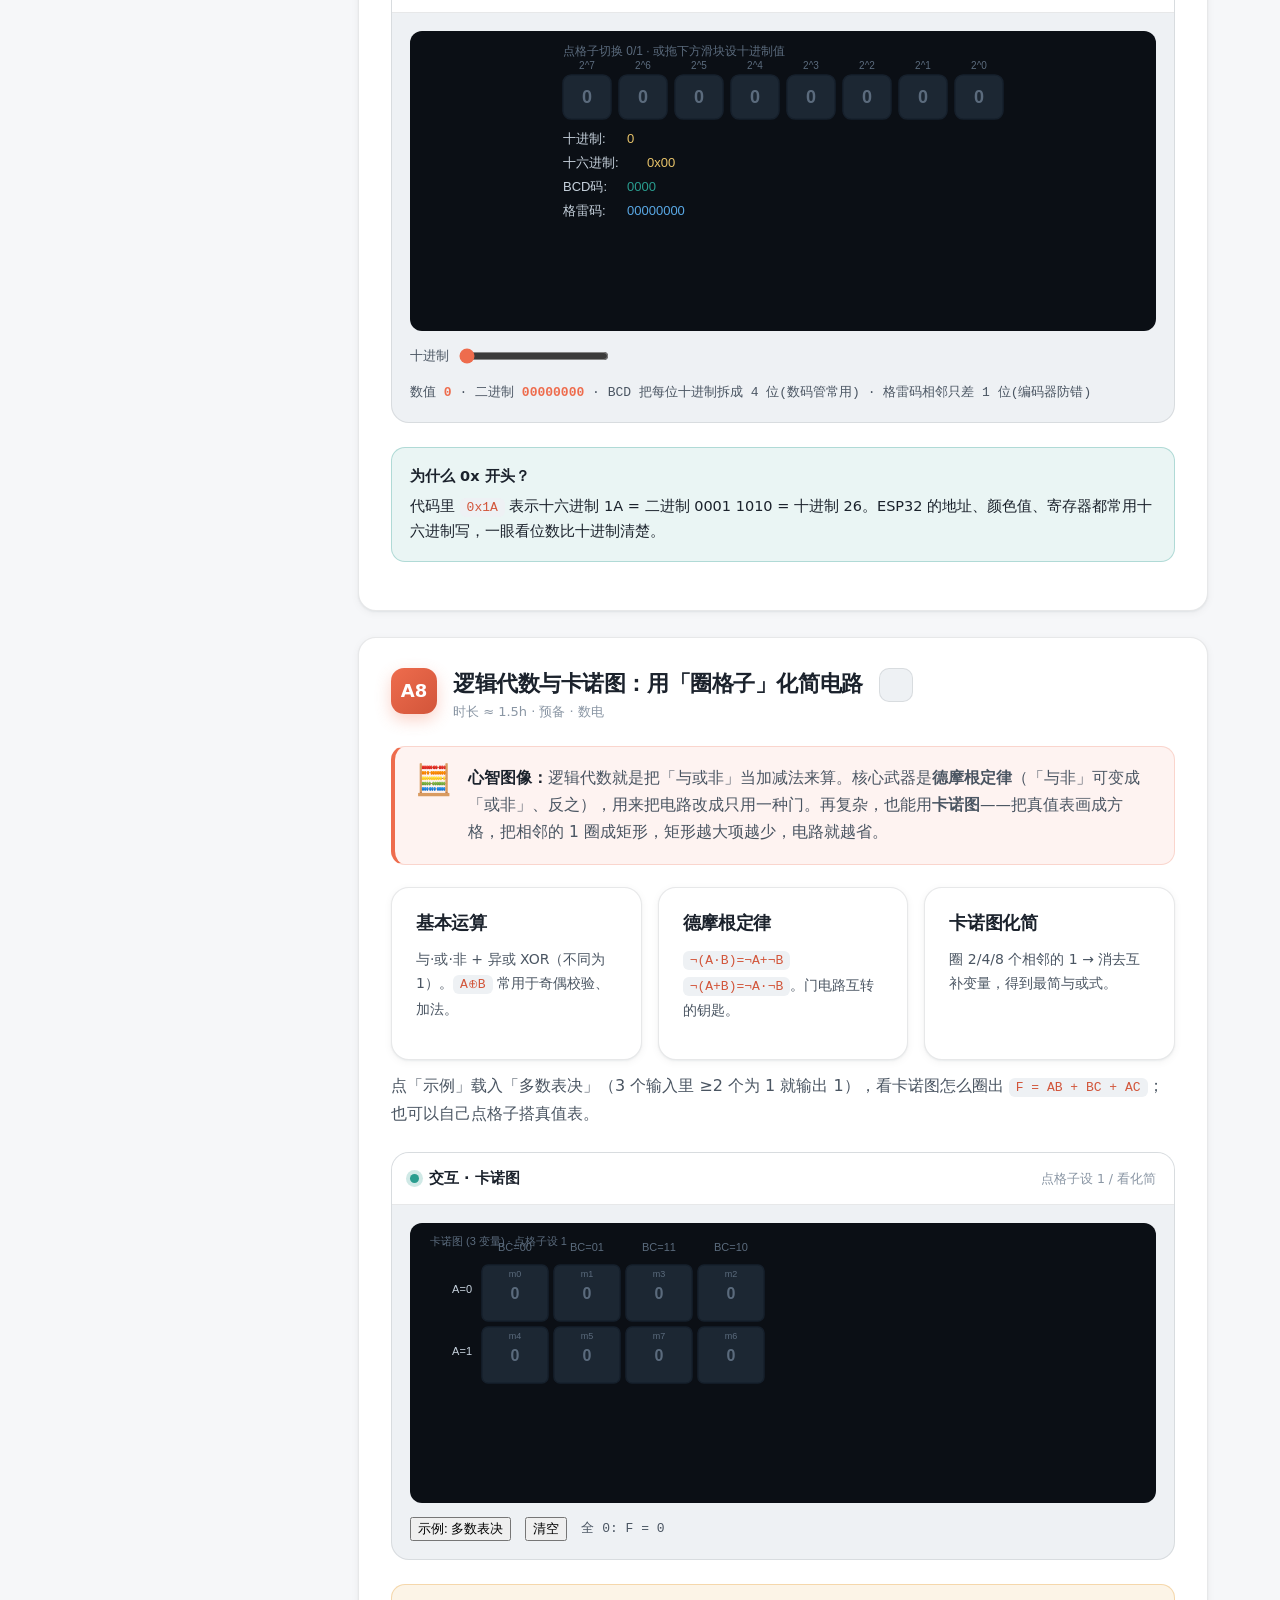
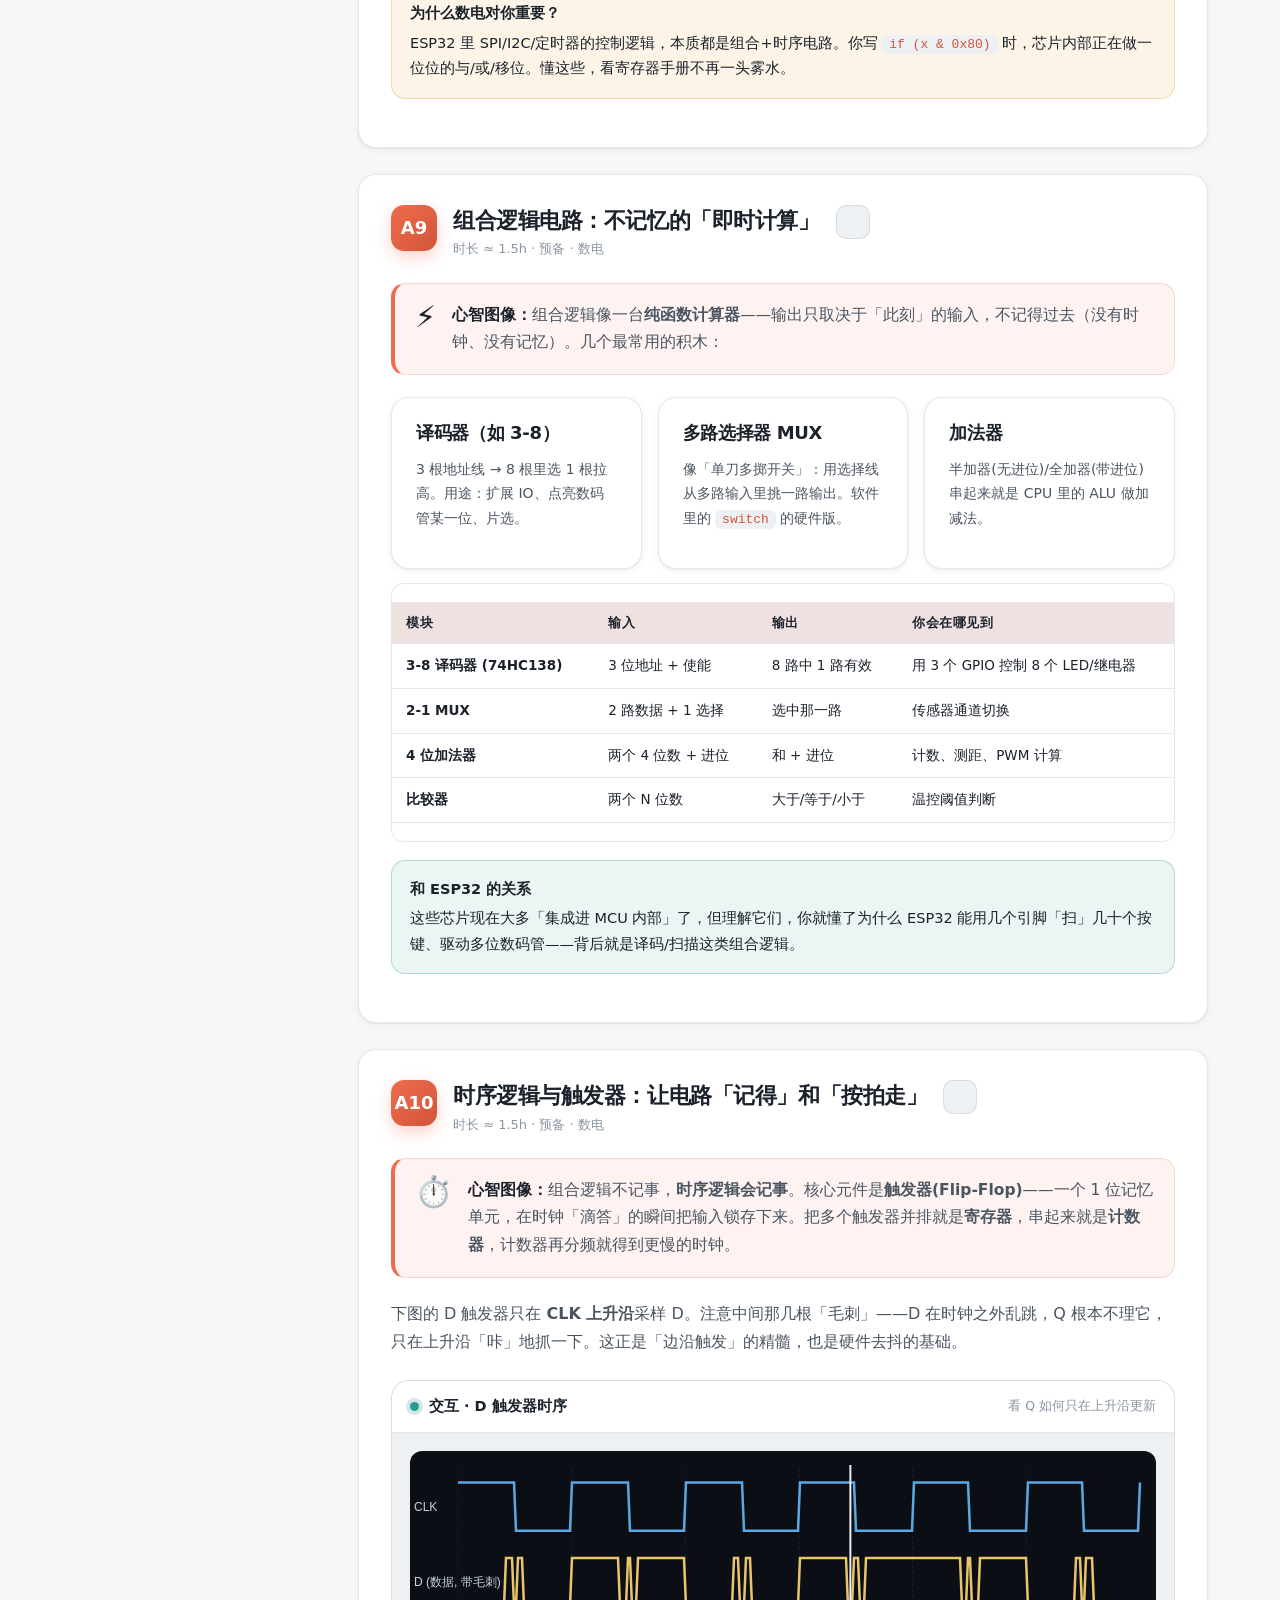
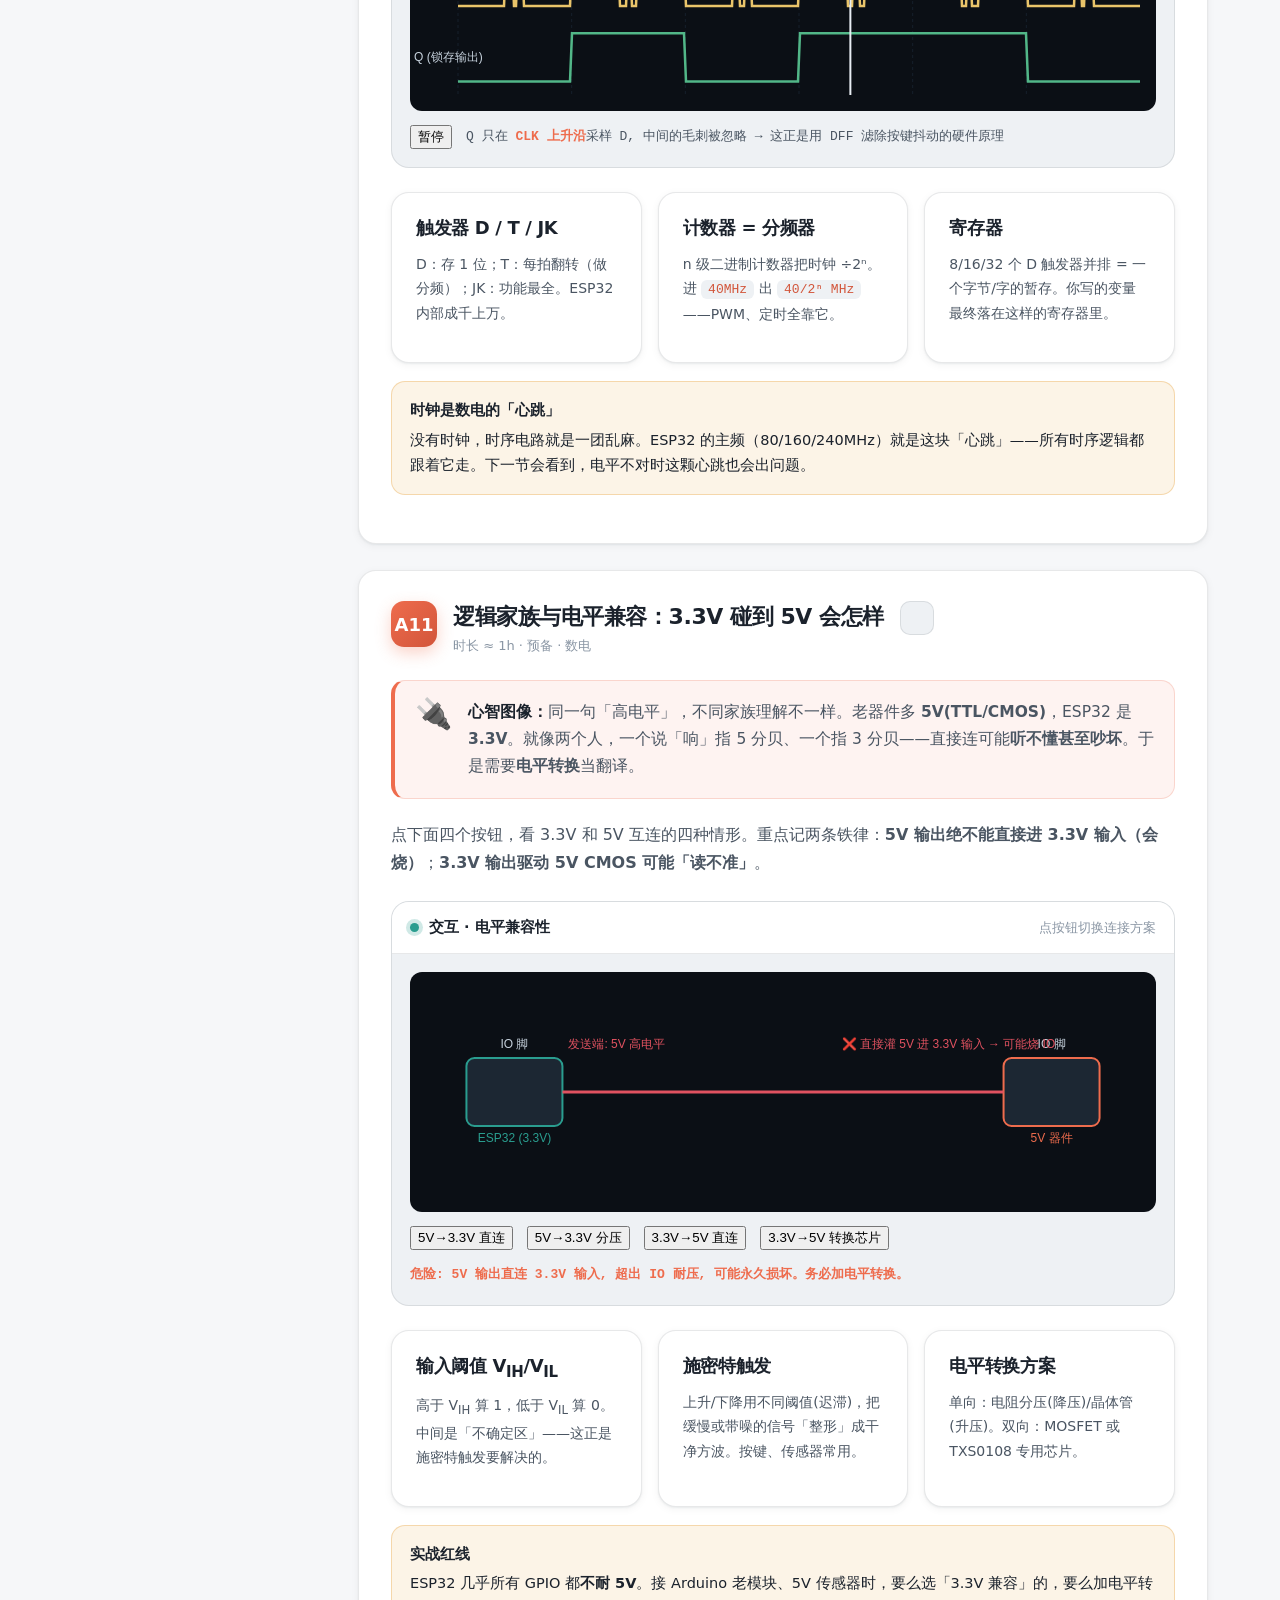
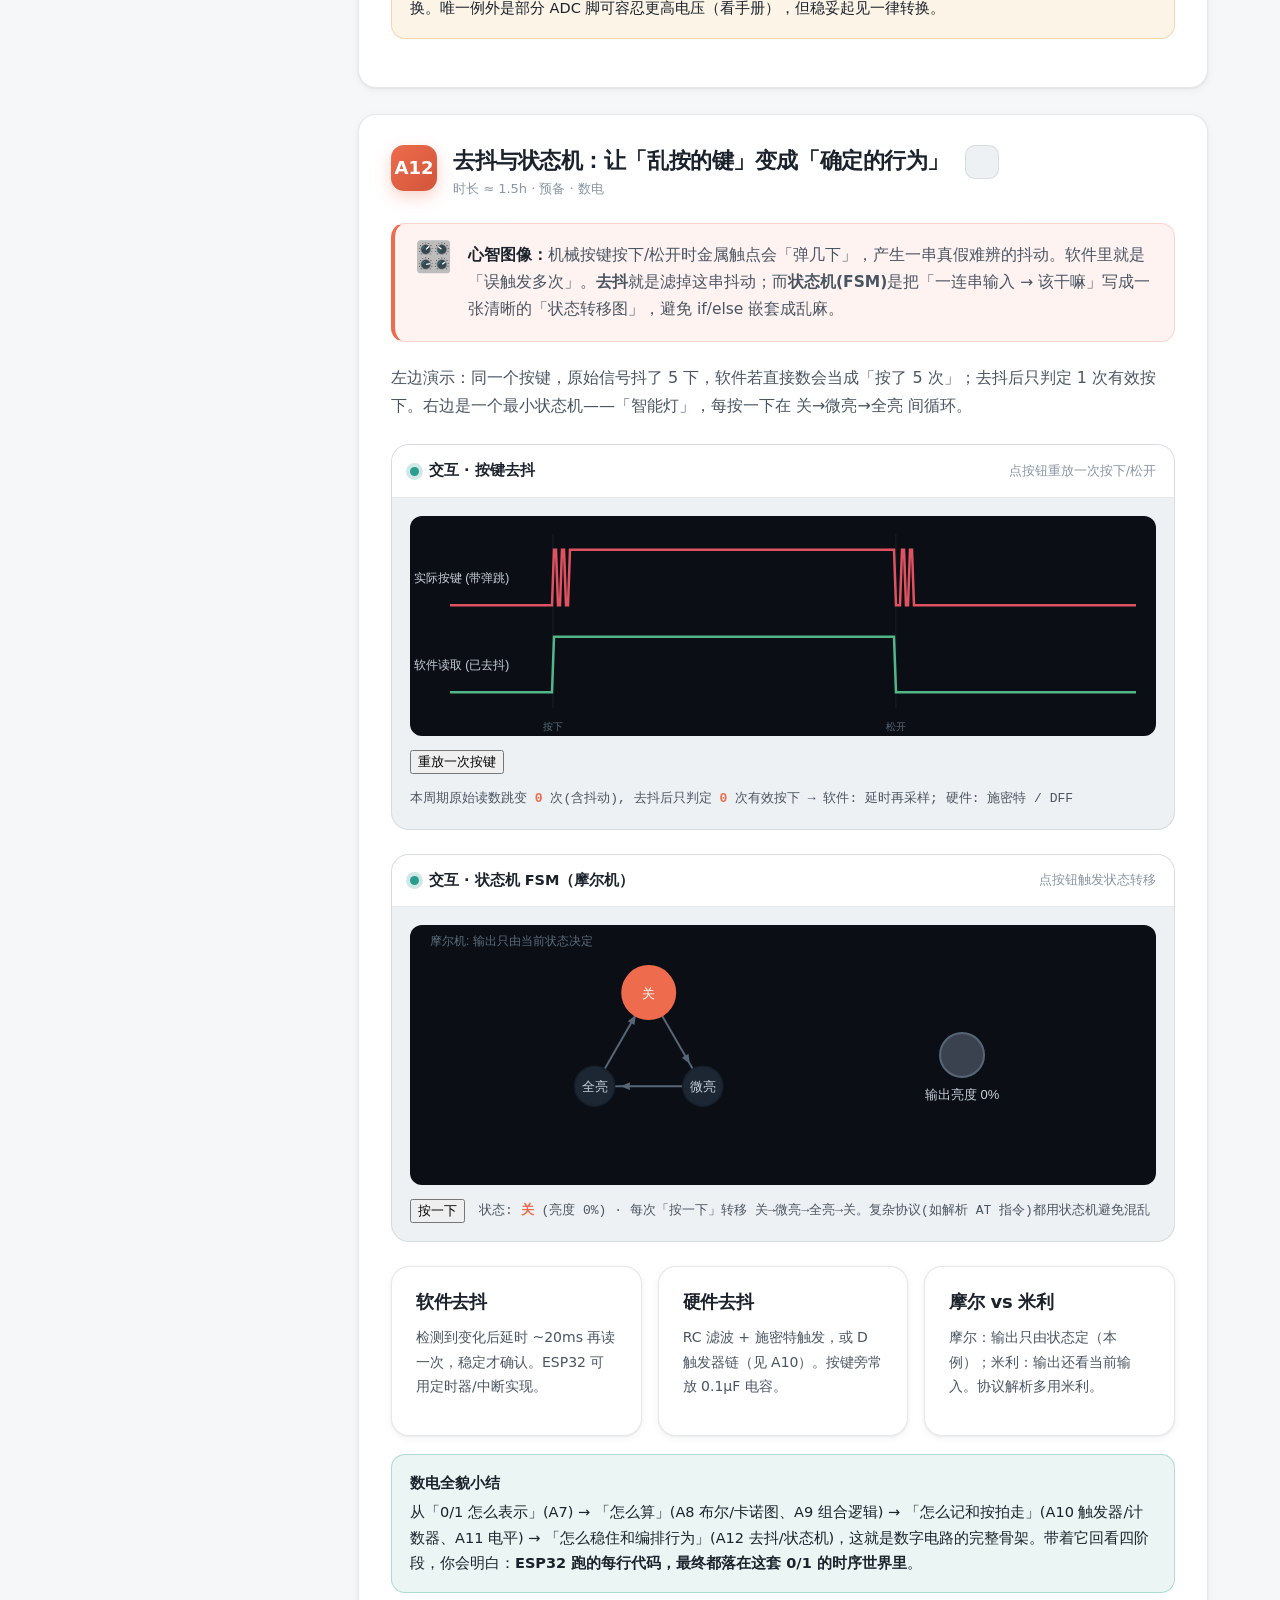
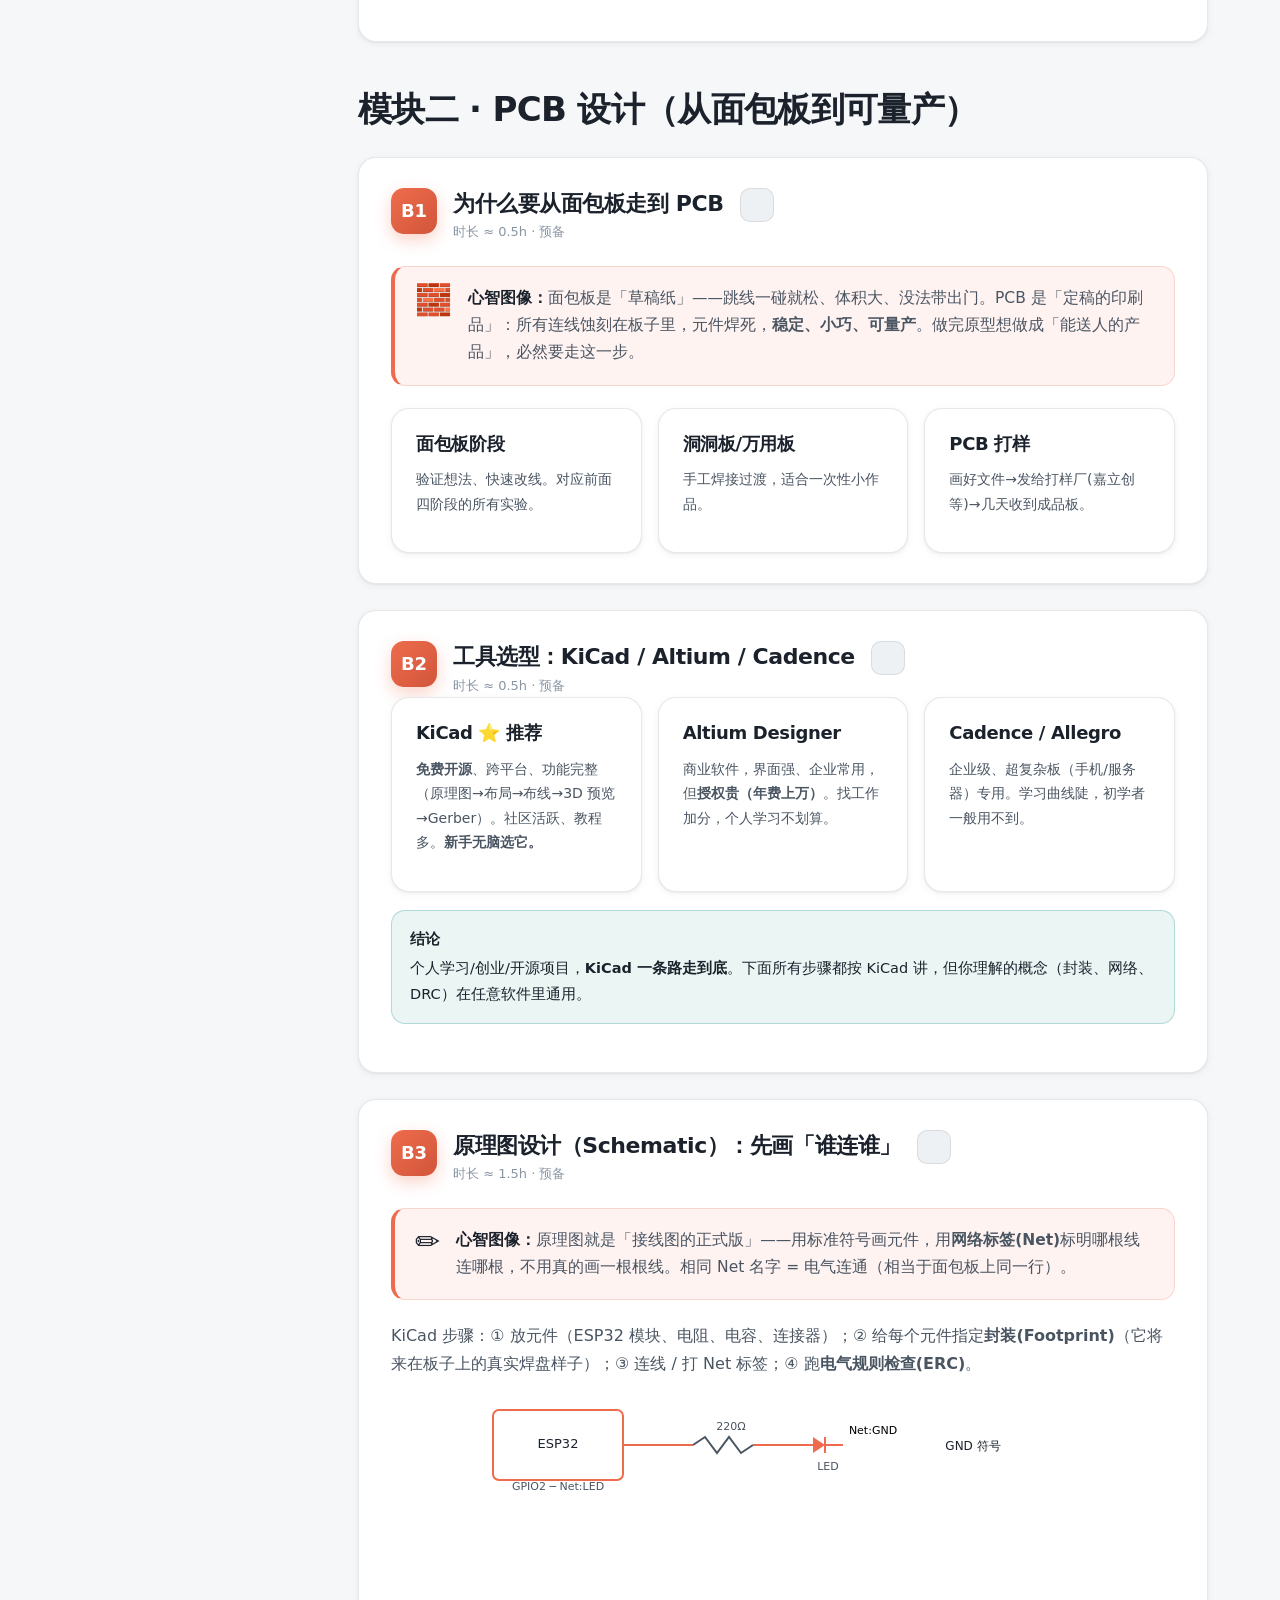
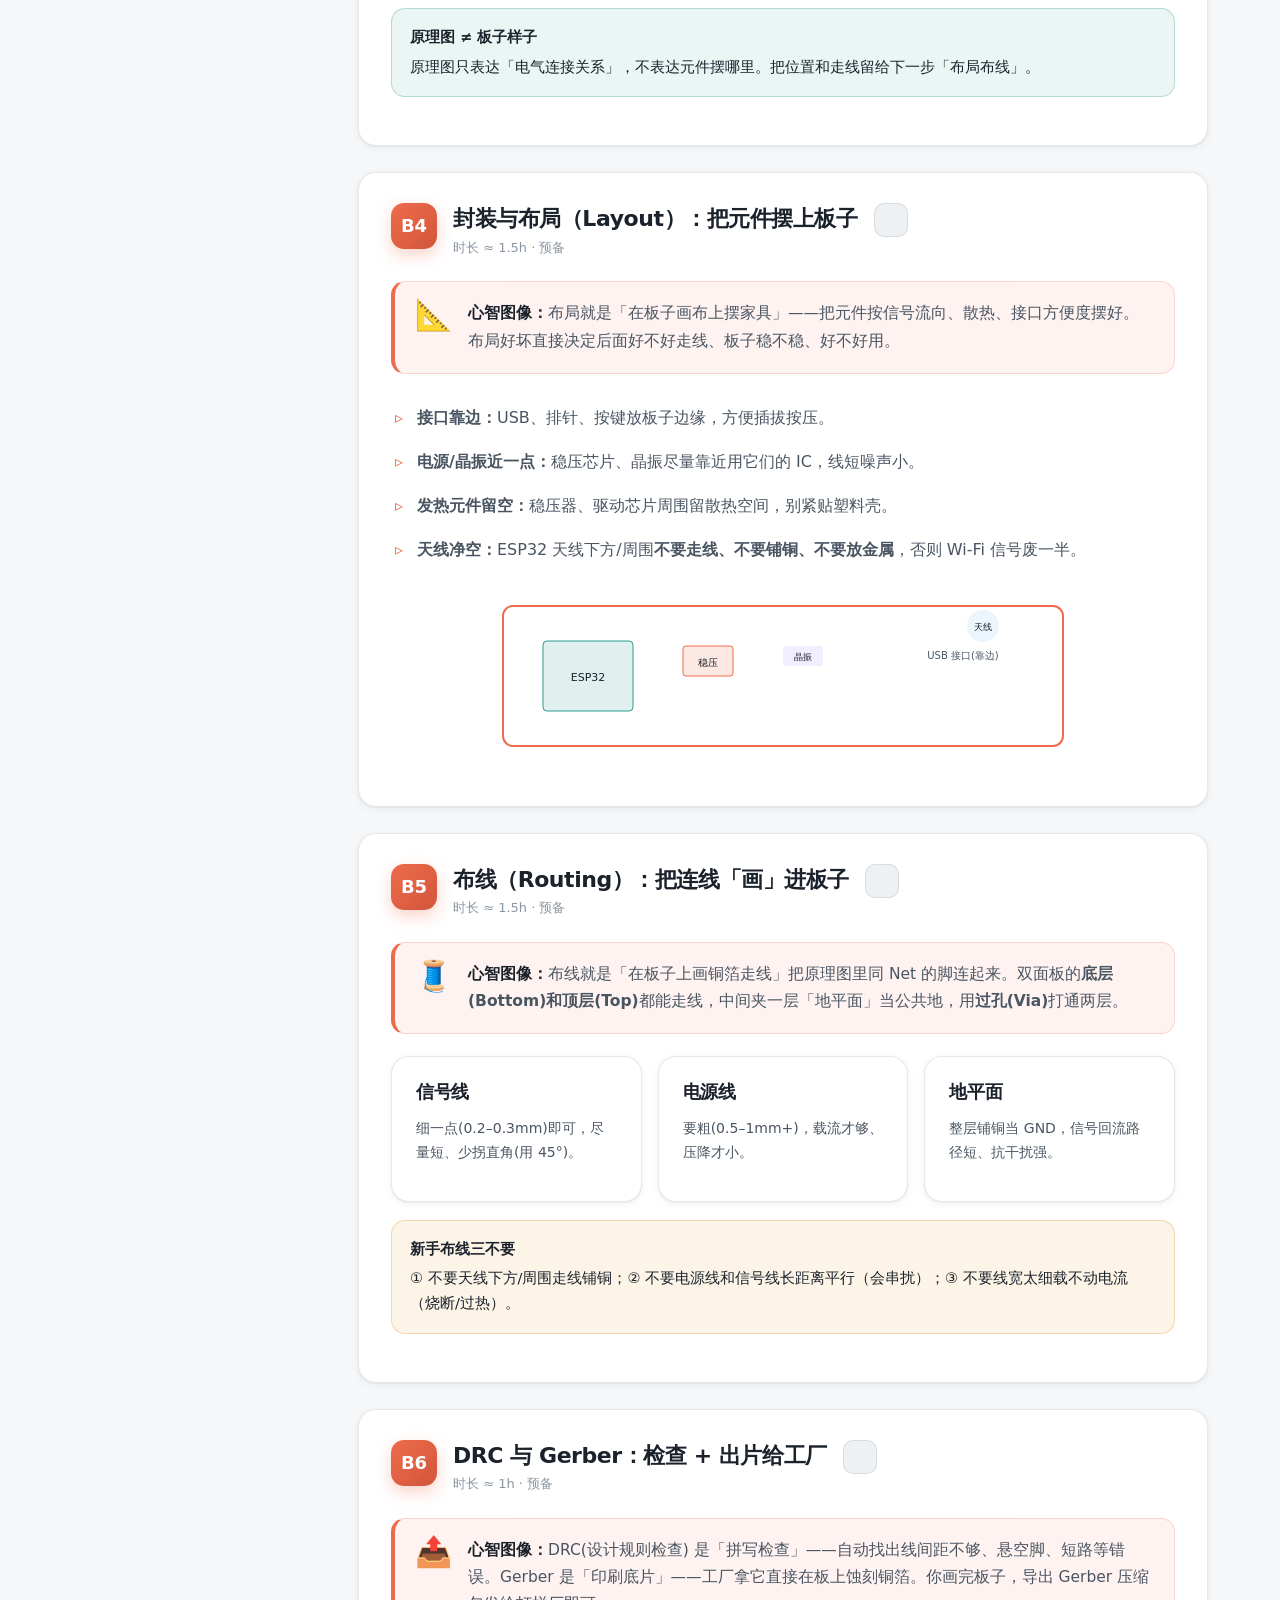
<file: stage0.html>
<!DOCTYPE html>
<html lang="zh-CN" data-theme="system">
<head>
<meta charset="UTF-8">
<meta name="viewport" content="width=device-width, initial-scale=1.0">
<title>预备阶段 · 电路基础与 PCB 设计</title>
<link rel="stylesheet" href="assets/style.css">
</head>
<body>

<header class="topbar">
  <div class="brand"><span class="logo">E32</span><div>ESP32 学习路线<br><small>从零基础到专家 · 直觉优先</small></div></div>
  <nav>
    <a href="index.html">总览</a>
    <a href="stage0.html" class="active">预备</a>
    <a href="stage1.html">入门</a>
    <a href="stage2.html">中级</a>
    <a href="stage3.html">高级</a>
    <a href="stage4.html">专家</a>
    <a href="firmware.html">固件</a>
    <a href="peripherals.html">外设</a>
    <a href="troubleshoot.html">排错</a>
  </nav>
  <button class="theme-btn" data-theme-set="light" title="亮色">☀</button>
  <button class="theme-btn" data-theme-set="dark" title="暗色">🌙</button>
  <button class="theme-btn" data-theme-set="system" title="跟随系统">🖥</button>
</header>

<main class="wrap">
  <section class="hero" style="padding:30px 0 10px;">
    <div class="eyebrow">阶段 00 · 预备（给「零硬件基础」的你）</div>
    <h1>先补电路与 PCB：让「没摸过电烙铁」也能上手 ESP32</h1>
    <p class="lead">你只会 Python / Go，没碰过硬件——这完全没问题。但 ESP32 项目里，<strong>认不出电阻、搞不清电源、看不懂 PCB</strong> 会让你卡在第一步。这个预备阶段用画面把<strong>模电/数电直觉</strong>和<strong>PCB 设计</strong>讲透，再进正式四阶段就顺了。</p>
    <div class="pill-row">
      <span class="pill accent">2 大模块 · 20 节</span>
      <span class="pill">~10 小时</span>
      <span class="pill">电阻/电容/电源/三极管</span>
      <span class="pill">KiCad 实战</span>
    </div>
    <div class="note warn" style="margin-top:18px">
      <span class="t">这份材料解决你最担心的问题</span>之前你问「光 ESP32、没基础的人能上手吗」。答案是：<strong>能，但必须先过这一关</strong>。把电阻/电容/电源/三极管 + PCB 看懂，后面 29 门课里的接线图、报错、坑点你才会「秒懂」，而不是对着电线发呆。
    </div>
  </section>

  <div class="stage-layout">
    <aside class="toc">
      <h4>模块一 · 基础电子</h4>
      <a href="#a1">1 · 电压/电流/电阻</a>
      <a href="#a2">2 · 电阻与分压器</a>
      <a href="#a3">3 · 电容（储能/滤波/定时）</a>
      <a href="#a4">4 · 电源与稳压</a>
      <a href="#a5">5 · 三极管 / MOSFET 开关</a>
      <a href="#a6">6 · 数字逻辑基础</a>
      <a href="#a7">7 · 数制与码制</a>
      <a href="#a8">8 · 逻辑代数与卡诺图</a>
      <a href="#a9">9 · 组合逻辑电路</a>
      <a href="#a10">10 · 时序逻辑与触发器</a>
      <a href="#a11">11 · 电平兼容与转换</a>
      <a href="#a12">12 · 去抖与状态机</a>
      <h4 style="margin-top:22px">模块二 · PCB 设计</h4>
      <a href="#b1">1 · 为什么走到 PCB</a>
      <a href="#b2">2 · 工具选型 KiCad/Altium</a>
      <a href="#b3">3 · 原理图设计</a>
      <a href="#b4">4 · 封装与布局</a>
      <a href="#b5">5 · 布线 Routing</a>
      <a href="#b6">6 · DRC 与 Gerber</a>
      <a href="#b7">7 · 焊接与贴片</a>
      <a href="#b8">8 · PCB 常见坑</a>
    </aside>

    <div>

      <!-- ============ 模块一 ============ -->
      <h2 style="margin-top:6px">模块一 · 基础电子（模电 / 数电直觉）</h2>

      <!-- A1 -->
      <article class="course reveal" id="a1">
        <div class="course-head">
          <div class="course-idx">A1</div>
          <div><h3>电压 / 电流 / 电阻：把电想成「水」</h3><div class="sub">时长 ≈ 1h · 预备</div></div>
          <button class="check-btn" data-course="stage0-a1" title="标记完成">✓</button>
        </div>
        <div class="mind">
          <span class="ico">🌊</span>
          <div class="body"><b>心智图像：</b><strong>电压 = 水压</strong>，<strong>电流 = 水流</strong>，<strong>导线 = 水管</strong>，<strong>电阻 = 收口的水管</strong>。水压越大、管子越粗（电阻越小），流过的水就越多。公式 <code>V = I × R</code> 就是「水压 = 水流 × 水阻」——别背，先记住这张图。</div>
        </div>
        <div class="three">
          <div class="card"><h4 style="margin-top:0">电压 V</h4><p style="font-size:14px">单位伏特(V)。电池/USB 给的「推力」。ESP32 用 <b>3.3V</b> 逻辑电平。</p></div>
          <div class="card"><h4 style="margin-top:0">电流 I</h4><p style="font-size:14px">单位安培(A)。实际流动的「水量」。GPIO 一般最多 ~40mA。</p></div>
          <div class="card"><h4 style="margin-top:0">电阻 R</h4><p style="font-size:14px">单位欧姆(Ω)。对电流的「阻挡」。串联限流、分压都靠它。</p></div>
        </div>
        <div class="demo">
          <div class="demo-head"><span class="pulse"></span><b>交互 · 电流像水流</b><span class="hint">点按钮看水(电流)流动</span></div>
          <div class="demo-body">
            <canvas data-demo="currentFlow" style="height:240px"></canvas>
            <div class="controls">
              <button data-ctrl="toggle">开关: 闭合</button>
              <span class="readout" data-readout></span>
            </div>
          </div>
        </div>
        <div class="note info"><span class="t">记住一个安全数字</span>ESP32 的 GPIO 是 <b>3.3V</b> 电平，绝不能直接接 5V 信号（会烧）；单个引脚电流别超 ~40mA，整板别超 ~200mA。这些数字后面会反复出现。</div>
      </article>

      <!-- A2 -->
      <article class="course reveal" id="a2">
        <div class="course-head">
          <div class="course-idx">A2</div>
          <div><h3>电阻与分压器：用两个电阻「切」出任意电压</h3><div class="sub">时长 ≈ 1h · 预备</div></div>
          <button class="check-btn" data-course="stage0-a2" title="标记完成">✓</button>
        </div>
        <div class="mind">
          <span class="ico">🔪</span>
          <div class="body"><b>心智图像：</b>两个电阻串在一起，像两段不同粗细的水管。中间抽头处的「水压」（电压）取决于两段的比例。这就是<strong>分压器</strong>——电位器、旋钮、模拟量读取全靠它。</div>
        </div>
        <p>公式：<code>Vout = Vin × R2 / (R1 + R2)</code>。拖动下面滑块改变比例，看中间抽头电压如何从 0 平滑变到 5V——这正是 ADC（中级课 1）读到的东西。</p>
        <div class="demo">
          <div class="demo-head"><span class="pulse"></span><b>交互 · 分压器</b><span class="hint">拖滑块改 R1/R2 比例</span></div>
          <div class="demo-body">
            <canvas data-demo="voltageDivider" style="height:260px"></canvas>
            <div class="controls">
              <label>抽头位置 <input type="range" min="5" max="95" value="50" data-ctrl="div-ratio"></label>
              <span class="readout" data-readout></span>
            </div>
          </div>
        </div>
        <div class="note info"><span class="t">电阻上那串色环是啥？</span>色环是电阻的「身份证」：棕红橙黄绿蓝紫灰白黑对应数字 0–9，前两位是有效数字、第三位是倍率。新手不用硬记，用万用表或看包装标签即可。常用限流电阻：220Ω（LED）、10kΩ（上拉）。</div>
      </article>

      <!-- A3 -->
      <article class="course reveal" id="a3">
        <div class="course-head">
          <div class="course-idx">A3</div>
          <div><h3>电容：能「存电」的小水箱</h3><div class="sub">时长 ≈ 1.5h · 预备</div></div>
          <button class="check-btn" data-course="stage0-a3" title="标记完成">✓</button>
        </div>
        <div class="mind">
          <span class="ico">🪣</span>
          <div class="body"><b>心智图像：</b>电容像一个小水箱——<strong>充电时往里灌水，放电时放出来</strong>。灌/放的速度由「水箱大小(C) × 水管粗细(R)」决定，叫<strong>时间常数 τ = R·C</strong>。所以它天生用来：滤波（ smoothing ）、定时（延时）、储能。</div>
        </div>
        <p>点按钮切换充电/放电，看电压沿<strong>指数曲线</strong>爬升或跌落——这就是所有「延时」「RC 振荡」「电源去耦」背后的数学直觉。</p>
        <div class="demo">
          <div class="demo-head"><span class="pulse"></span><b>交互 · 电容充放电</b><span class="hint">点按钮切换充/放电</span></div>
          <div class="demo-body">
            <canvas data-demo="capacitor" style="height:280px"></canvas>
            <div class="controls">
              <button data-ctrl="cap-mode">切换→放电</button>
              <span class="readout" data-readout></span>
            </div>
          </div>
        </div>
        <div class="note warn"><span class="t">电容的两个「坑」</span>① <strong>极性</strong>：电解电容（大个、圆柱）有正负极，接反会炸/漏液；陶瓷电容（小黄片）无极性随便接。② <strong>单位</strong>：常用 μF（微法）和 pF（皮法），1F = 1,000,000μF，别看错数量级。</div>
      </article>

      <!-- A4 -->
      <article class="course reveal" id="a4">
        <div class="course-head">
          <div class="course-idx">A4</div>
          <div><h3>电源与稳压：给芯片一口「稳」的电</h3><div class="sub">时长 ≈ 1.5h · 预备</div></div>
          <button class="check-btn" data-course="stage0-a4" title="标记完成">✓</button>
        </div>
        <div class="mind">
          <span class="ico">🔋</span>
          <div class="body"><b>心智图像：</b>芯片像一台精密仪器，只接受稳定的 3.3V。可电池电压会随电量掉（4.2V→3.0V），墙上电源又可能是 5V/9V/12V。于是我们要一个<strong>稳压器</strong>当「稳压水龙头」：不管进来的水压怎么晃，出来的始终是稳稳的 3.3V。</div>
        </div>
        <div class="three">
          <div class="card"><h4 style="margin-top:0">LDO 线性稳压</h4><p style="font-size:14px">如 AMS1117-3.3。简单便宜、纹波小，但「压差×电流」都变成热量。适合小电流。</p></div>
          <div class="card"><h4 style="margin-top:0">开关稳压(DC‑DC)</h4><p style="font-size:14px">如 MP2307。效率高（90%+），大电流不烫，但电路稍复杂、有纹波。电池设备首选。</p></div>
          <div class="card"><h4 style="margin-top:0">去耦电容</h4><p style="font-size:14px">每个芯片电源脚旁放 0.1μF 陶瓷电容，像「小水箱」吸收瞬间波动，芯片才不抽风。</p></div>
        </div>
        <div class="note info"><span class="t">ESP32 开发板已经帮你稳压了</span>你买的 Dev Module 板载了 USB→3.3V 稳压，插 USB 就能跑。但自己做项目/用电池时，必须自己加稳压（见中级课 8 深度睡眠接线图）。</div>
      </article>

      <!-- A5 -->
      <article class="course reveal" id="a5">
        <div class="course-head">
          <div class="course-idx">A5</div>
          <div><h3>三极管 / MOSFET：用小信号「遥控」大电流</h3><div class="sub">时长 ≈ 1.5h · 预备</div></div>
          <button class="check-btn" data-course="stage0-a5" title="标记完成">✓</button>
        </div>
        <div class="mind">
          <span class="ico">🎚️</span>
          <div class="body"><b>心智图像：</b>三极管/MOSFET 像一个<strong>由小水流控制的水闸</strong>。基极/栅极只来一点点电流（信号），就能决定「大水流」（主回路）通不通、通多大。这就是「用小控制大」——LED 调光、电机驱动、继电器全靠它。</div>
        </div>
        <p>点按钮给基极通电，看集电极那一路大电流导通、LED 亮起。GPIO 引脚「力气小」，正是靠它才能驱动灯、电机、蜂鸣器。</p>
        <div class="demo">
          <div class="demo-head"><span class="pulse"></span><b>交互 · 三极管开关</b><span class="hint">点按钮给基极通电</span></div>
          <div class="demo-body">
            <canvas data-demo="transistor" style="height:280px"></canvas>
            <div class="controls">
              <button data-ctrl="tr-base">基极:断电(截止)</button>
              <span class="readout" data-readout></span>
            </div>
          </div>
        </div>
        <div class="note warn"><span class="t">三极管 vs MOSFET 怎么选？</span>小信号/小电流用 <b>三极管(BJT)</b> 简单；驱动电机、大电流、省电用 <b>MOSFET</b>（电压控制、几乎不耗栅极电流）。ESP32 的 GPIO 是 3.3V，选「逻辑电平 MOSFET」（如 IRLZ44N 不够，需 AO3400/IRF3708 类）才能完全导通。</div>
      </article>

      <!-- A6 -->
      <article class="course reveal" id="a6">
        <div class="course-head">
          <div class="course-idx">A6</div>
          <div><h3>数字逻辑基础：0 和 1 怎么「算」</h3><div class="sub">时长 ≈ 1.5h · 预备</div></div>
          <button class="check-btn" data-course="stage0-a6" title="标记完成">✓</button>
        </div>
        <div class="mind">
          <span class="ico">🔢</span>
          <div class="body"><b>心智图像：</b>数字世界只有两种状态：<strong>0 = 关/低电平(≈0V)，1 = 开/高电平(≈3.3V)</strong>。芯片内部亿万个「开关」按规则组合，就构成了「与/或/非」这些逻辑门——这正是你写 <code>if (a and b)</code> 的硬件根基。</div>
        </div>
        <p>三个最基础的逻辑门（输入 A、B，输出 Y）：</p>
        <div class="three">
          <div class="card"><h4 style="margin-top:0">与 AND</h4><p style="font-size:14px">Y = A 且 B。两者都 1 才 1。<br><code>0·0=0 0·1=0 1·1=1</code></p></div>
          <div class="card"><h4 style="margin-top:0">或 OR</h4><p style="font-size:14px">Y = A 或 B。任一为 1 即 1。<br><code>0+0=0 0+1=1 1+1=1</code></p></div>
          <div class="card"><h4 style="margin-top:0">非 NOT</h4><p style="font-size:14px">Y = 取反。0→1，1→0。<br><code>¬0=1 ¬1=0</code></p></div>
        </div>
        <div class="note info"><span class="t">为什么这跟你有关？</span>GPIO 输入读到的就是 0/1；I2C、SPI、串口都是「按时钟把 0/1 一位位传」；中断是「某个脚从 0 变 1 就打断」。懂了 0/1，所有通信协议都只是「约定好的 0/1 顺序」。</div>
      </article>

      <div class="note info" style="margin:22px 0 4px">
        <span class="t">数电模块从这里开始</span>上面只是「开胃」。真正的<strong>数字电路（数电）</strong>要回答两件大事：① <b>怎么表示和处理数字</b>（数制、布尔代数、组合逻辑）；② <b>怎么记住和按节奏处理数字</b>（触发器、计数器、时钟、状态机）。下面 6 节把这两件事讲透，并配可交互演示——它们是理解「ESP32 为什么能跑程序、协议为什么不会乱」的底层基础。
      </div>

      <!-- A7 -->
      <article class="course reveal" id="a7">
        <div class="course-head">
          <div class="course-idx">A7</div>
          <div><h3>数制与码制：芯片只认 0/1，我们帮它「翻译」</h3><div class="sub">时长 ≈ 1h · 预备 · 数电</div></div>
          <button class="check-btn" data-course="stage0-a7" title="标记完成">✓</button>
        </div>
        <div class="mind">
          <span class="ico">🔟</span>
          <div class="body"><b>心智图像：</b>电路只有「高/低」两种电平，所以芯片内部全是<strong>二进制(0/1)</strong>。但让人直接写一串 0101 太反人类，于是我们用<strong>十六进制</strong>把每 4 位压成 1 个字符，用 <strong>BCD</strong> 让十进制数字直接对应 4 位（方便数码管显示），用 <strong>格雷码</strong> 让相邻数值只差 1 位（防止编码器读数跳变出错）。</div>
        </div>
        <p>点下面的格子切换 0/1，或拖滑块设十进制值，实时看它在四种表示法下的样子——这正是你以后读寄存器、看通信报文时天天打交道的东西。</p>
        <div class="demo">
          <div class="demo-head"><span class="pulse"></span><b>交互 · 数制转换器</b><span class="hint">点格子或拖滑块</span></div>
          <div class="demo-body">
            <canvas data-demo="binConv" style="height:300px"></canvas>
            <div class="controls">
              <label>十进制 <input type="range" min="0" max="255" value="0" data-ctrl="bin-val"></label>
              <span class="readout" data-readout></span>
            </div>
          </div>
        </div>
        <div class="note info"><span class="t">为什么 0x 开头？</span>代码里 <code>0x1A</code> 表示十六进制 1A = 二进制 0001 1010 = 十进制 26。ESP32 的地址、颜色值、寄存器都常用十六进制写，一眼看位数比十进制清楚。</div>
      </article>

      <!-- A8 -->
      <article class="course reveal" id="a8">
        <div class="course-head">
          <div class="course-idx">A8</div>
          <div><h3>逻辑代数与卡诺图：用「圈格子」化简电路</h3><div class="sub">时长 ≈ 1.5h · 预备 · 数电</div></div>
          <button class="check-btn" data-course="stage0-a8" title="标记完成">✓</button>
        </div>
        <div class="mind">
          <span class="ico">🧮</span>
          <div class="body"><b>心智图像：</b>逻辑代数就是把「与或非」当加减法来算。核心武器是<strong>德摩根定律</strong>（「与非」可变成「或非」、反之），用来把电路改成只用一种门。再复杂，也能用<strong>卡诺图</strong>——把真值表画成方格，把相邻的 1 圈成矩形，矩形越大项越少，电路就越省。</div>
        </div>
        <div class="three">
          <div class="card"><h4 style="margin-top:0">基本运算</h4><p style="font-size:14px">与·或·非 + 异或 XOR（不同为 1）。<code>A⊕B</code> 常用于奇偶校验、加法。</p></div>
          <div class="card"><h4 style="margin-top:0">德摩根定律</h4><p style="font-size:14px"><code>¬(A·B)=¬A+¬B</code><br><code>¬(A+B)=¬A·¬B</code>。门电路互转的钥匙。</p></div>
          <div class="card"><h4 style="margin-top:0">卡诺图化简</h4><p style="font-size:14px">圈 2/4/8 个相邻的 1 → 消去互补变量，得到最简与或式。</p></div>
        </div>
        <p>点「示例」载入「多数表决」（3 个输入里 ≥2 个为 1 就输出 1），看卡诺图怎么圈出 <code>F = AB + BC + AC</code>；也可以自己点格子搭真值表。</p>
        <div class="demo">
          <div class="demo-head"><span class="pulse"></span><b>交互 · 卡诺图</b><span class="hint">点格子设 1 / 看化简</span></div>
          <div class="demo-body">
            <canvas data-demo="karnaugh" style="height:280px"></canvas>
            <div class="controls">
              <button data-ctrl="k-ex">示例: 多数表决</button>
              <button data-ctrl="k-clr">清空</button>
              <span class="readout" data-readout></span>
            </div>
          </div>
        </div>
        <div class="note warn"><span class="t">为什么数电对你重要？</span>ESP32 里 SPI/I2C/定时器的控制逻辑，本质都是组合+时序电路。你写 <code>if (x & 0x80)</code> 时，芯片内部正在做一位位的与/或/移位。懂这些，看寄存器手册不再一头雾水。</div>
      </article>

      <!-- A9 -->
      <article class="course reveal" id="a9">
        <div class="course-head">
          <div class="course-idx">A9</div>
          <div><h3>组合逻辑电路：不记忆的「即时计算」</h3><div class="sub">时长 ≈ 1.5h · 预备 · 数电</div></div>
          <button class="check-btn" data-course="stage0-a9" title="标记完成">✓</button>
        </div>
        <div class="mind">
          <span class="ico">⚡</span>
          <div class="body"><b>心智图像：</b>组合逻辑像一台<strong>纯函数计算器</strong>——输出只取决于「此刻」的输入，不记得过去（没有时钟、没有记忆）。几个最常用的积木：</div>
        </div>
        <div class="three">
          <div class="card"><h4 style="margin-top:0">译码器（如 3-8）</h4><p style="font-size:14px">3 根地址线 → 8 根里选 1 根拉高。用途：扩展 IO、点亮数码管某一位、片选。</p></div>
          <div class="card"><h4 style="margin-top:0">多路选择器 MUX</h4><p style="font-size:14px">像「单刀多掷开关」：用选择线从多路输入里挑一路输出。软件里的 <code>switch</code> 的硬件版。</p></div>
          <div class="card"><h4 style="margin-top:0">加法器</h4><p style="font-size:14px">半加器(无进位)/全加器(带进位) 串起来就是 CPU 里的 ALU 做加减法。</p></div>
        </div>
        <div class="table-wrap">
          <table class="cmp">
            <thead><tr><th>模块</th><th>输入</th><th>输出</th><th>你会在哪见到</th></tr></thead>
            <tbody>
              <tr><td>3-8 译码器 (74HC138)</td><td>3 位地址 + 使能</td><td>8 路中 1 路有效</td><td>用 3 个 GPIO 控制 8 个 LED/继电器</td></tr>
              <tr><td>2-1 MUX</td><td>2 路数据 + 1 选择</td><td>选中那一路</td><td>传感器通道切换</td></tr>
              <tr><td>4 位加法器</td><td>两个 4 位数 + 进位</td><td>和 + 进位</td><td>计数、测距、PWM 计算</td></tr>
              <tr><td>比较器</td><td>两个 N 位数</td><td>大于/等于/小于</td><td>温控阈值判断</td></tr>
            </tbody>
          </table>
        </div>
        <div class="note info"><span class="t">和 ESP32 的关系</span>这些芯片现在大多「集成进 MCU 内部」了，但理解它们，你就懂了为什么 ESP32 能用几个引脚「扫」几十个按键、驱动多位数码管——背后就是译码/扫描这类组合逻辑。</div>
      </article>

      <!-- A10 -->
      <article class="course reveal" id="a10">
        <div class="course-head">
          <div class="course-idx">A10</div>
          <div><h3>时序逻辑与触发器：让电路「记得」和「按拍走」</h3><div class="sub">时长 ≈ 1.5h · 预备 · 数电</div></div>
          <button class="check-btn" data-course="stage0-a10" title="标记完成">✓</button>
        </div>
        <div class="mind">
          <span class="ico">⏱️</span>
          <div class="body"><b>心智图像：</b>组合逻辑不记事，<strong>时序逻辑会记事</strong>。核心元件是<strong>触发器(Flip-Flop)</strong>——一个 1 位记忆单元，在时钟「滴答」的瞬间把输入锁存下来。把多个触发器并排就是<strong>寄存器</strong>，串起来就是<strong>计数器</strong>，计数器再分频就得到更慢的时钟。</div>
        </div>
        <p>下图的 D 触发器只在 <b>CLK 上升沿</b>采样 D。注意中间那几根「毛刺」——D 在时钟之外乱跳，Q 根本不理它，只在上升沿「咔」地抓一下。这正是「边沿触发」的精髓，也是硬件去抖的基础。</p>
        <div class="demo">
          <div class="demo-head"><span class="pulse"></span><b>交互 · D 触发器时序</b><span class="hint">看 Q 如何只在上升沿更新</span></div>
          <div class="demo-body">
            <canvas data-demo="dff" style="height:260px"></canvas>
            <div class="controls">
              <button data-ctrl="pause">暂停</button>
              <span class="readout" data-readout></span>
            </div>
          </div>
        </div>
        <div class="three">
          <div class="card"><h4 style="margin-top:0">触发器 D / T / JK</h4><p style="font-size:14px">D：存 1 位；T：每拍翻转（做分频）；JK：功能最全。ESP32 内部成千上万。</p></div>
          <div class="card"><h4 style="margin-top:0">计数器 = 分频器</h4><p style="font-size:14px">n 级二进制计数器把时钟 ÷2ⁿ。进 <code>40MHz</code> 出 <code>40/2ⁿ MHz</code>——PWM、定时全靠它。</p></div>
          <div class="card"><h4 style="margin-top:0">寄存器</h4><p style="font-size:14px">8/16/32 个 D 触发器并排 = 一个字节/字的暂存。你写的变量最终落在这样的寄存器里。</p></div>
        </div>
        <div class="note warn"><span class="t">时钟是数电的「心跳」</span>没有时钟，时序电路就是一团乱麻。ESP32 的主频（80/160/240MHz）就是这块「心跳」——所有时序逻辑都跟着它走。下一节会看到，电平不对时这颗心跳也会出问题。</div>
      </article>

      <!-- A11 -->
      <article class="course reveal" id="a11">
        <div class="course-head">
          <div class="course-idx">A11</div>
          <div><h3>逻辑家族与电平兼容：3.3V 碰到 5V 会怎样</h3><div class="sub">时长 ≈ 1h · 预备 · 数电</div></div>
          <button class="check-btn" data-course="stage0-a11" title="标记完成">✓</button>
        </div>
        <div class="mind">
          <span class="ico">🔌</span>
          <div class="body"><b>心智图像：</b>同一句「高电平」，不同家族理解不一样。老器件多 <strong>5V(TTL/CMOS)</strong>，ESP32 是 <strong>3.3V</strong>。就像两个人，一个说「响」指 5 分贝、一个指 3 分贝——直接连可能<strong>听不懂甚至吵坏</strong>。于是需要<strong>电平转换</strong>当翻译。</div>
        </div>
        <p>点下面四个按钮，看 3.3V 和 5V 互连的四种情形。重点记两条铁律：<b>5V 输出绝不能直接进 3.3V 输入（会烧）</b>；<b>3.3V 输出驱动 5V CMOS 可能「读不准」</b>。</p>
        <div class="demo">
          <div class="demo-head"><span class="pulse"></span><b>交互 · 电平兼容性</b><span class="hint">点按钮切换连接方案</span></div>
          <div class="demo-body">
            <canvas data-demo="levelShift" style="height:240px"></canvas>
            <div class="controls">
              <button data-ctrl="ls-A">5V→3.3V 直连</button>
              <button data-ctrl="ls-B">5V→3.3V 分压</button>
              <button data-ctrl="ls-C">3.3V→5V 直连</button>
              <button data-ctrl="ls-D">3.3V→5V 转换芯片</button>
              <span class="readout" data-readout></span>
            </div>
          </div>
        </div>
        <div class="three">
          <div class="card"><h4 style="margin-top:0">输入阈值 V<sub>IH</sub>/V<sub>IL</sub></h4><p style="font-size:14px">高于 V<sub>IH</sub> 算 1，低于 V<sub>IL</sub> 算 0。中间是「不确定区」——这正是施密特触发要解决的。</p></div>
          <div class="card"><h4 style="margin-top:0">施密特触发</h4><p style="font-size:14px">上升/下降用不同阈值(迟滞)，把缓慢或带噪的信号「整形」成干净方波。按键、传感器常用。</p></div>
          <div class="card"><h4 style="margin-top:0">电平转换方案</h4><p style="font-size:14px">单向：电阻分压(降压)/晶体管(升压)。双向：MOSFET 或 TXS0108 专用芯片。</p></div>
        </div>
        <div class="note warn"><span class="t">实战红线</span>ESP32 几乎所有 GPIO 都<strong>不耐 5V</strong>。接 Arduino 老模块、5V 传感器时，要么选「3.3V 兼容」的，要么加电平转换。唯一例外是部分 ADC 脚可容忍更高电压（看手册），但稳妥起见一律转换。</div>
      </article>

      <!-- A12 -->
      <article class="course reveal" id="a12">
        <div class="course-head">
          <div class="course-idx">A12</div>
          <div><h3>去抖与状态机：让「乱按的键」变成「确定的行为」</h3><div class="sub">时长 ≈ 1.5h · 预备 · 数电</div></div>
          <button class="check-btn" data-course="stage0-a12" title="标记完成">✓</button>
        </div>
        <div class="mind">
          <span class="ico">🎛️</span>
          <div class="body"><b>心智图像：</b>机械按键按下/松开时金属触点会「弹几下」，产生一串真假难辨的抖动。软件里就是「误触发多次」。<strong>去抖</strong>就是滤掉这串抖动；而<strong>状态机(FSM)</strong>是把「一连串输入 → 该干嘛」写成一张清晰的「状态转移图」，避免 if/else 嵌套成乱麻。</div>
        </div>
        <p>左边演示：同一个按键，原始信号抖了 5 下，软件若直接数会当成「按了 5 次」；去抖后只判定 1 次有效按下。右边是一个最小状态机——「智能灯」，每按一下在 关→微亮→全亮 间循环。</p>
        <div class="demo">
          <div class="demo-head"><span class="pulse"></span><b>交互 · 按键去抖</b><span class="hint">点按钮重放一次按下/松开</span></div>
          <div class="demo-body">
            <canvas data-demo="debounce" style="height:220px"></canvas>
            <div class="controls">
              <button data-ctrl="db-press">重放一次按键</button>
              <span class="readout" data-readout></span>
            </div>
          </div>
        </div>
        <div class="demo">
          <div class="demo-head"><span class="pulse"></span><b>交互 · 状态机 FSM（摩尔机）</b><span class="hint">点按钮触发状态转移</span></div>
          <div class="demo-body">
            <canvas data-demo="fsm" style="height:260px"></canvas>
            <div class="controls">
              <button data-ctrl="fsm-press">按一下</button>
              <span class="readout" data-readout></span>
            </div>
          </div>
        </div>
        <div class="three">
          <div class="card"><h4 style="margin-top:0">软件去抖</h4><p style="font-size:14px">检测到变化后延时 ~20ms 再读一次，稳定才确认。ESP32 可用定时器/中断实现。</p></div>
          <div class="card"><h4 style="margin-top:0">硬件去抖</h4><p style="font-size:14px">RC 滤波 + 施密特触发，或 D 触发器链（见 A10）。按键旁常放 0.1μF 电容。</p></div>
          <div class="card"><h4 style="margin-top:0">摩尔 vs 米利</h4><p style="font-size:14px">摩尔：输出只由状态定（本例）；米利：输出还看当前输入。协议解析多用米利。</p></div>
        </div>
        <div class="note info"><span class="t">数电全貌小结</span>从「0/1 怎么表示」(A7) → 「怎么算」(A8 布尔/卡诺图、A9 组合逻辑) → 「怎么记和按拍走」(A10 触发器/计数器、A11 电平) → 「怎么稳住和编排行为」(A12 去抖/状态机)，这就是数字电路的完整骨架。带着它回看四阶段，你会明白：<strong>ESP32 跑的每行代码，最终都落在这套 0/1 的时序世界里</strong>。</div>
      </article>

      <!-- ============ 模块二 ============ -->
      <h2 style="margin-top:46px">模块二 · PCB 设计（从面包板到可量产）</h2>

      <!-- B1 -->
      <article class="course reveal" id="b1">
        <div class="course-head">
          <div class="course-idx">B1</div>
          <div><h3>为什么要从面包板走到 PCB</h3><div class="sub">时长 ≈ 0.5h · 预备</div></div>
          <button class="check-btn" data-course="stage0-b1" title="标记完成">✓</button>
        </div>
        <div class="mind">
          <span class="ico">🧱</span>
          <div class="body"><b>心智图像：</b>面包板是「草稿纸」——跳线一碰就松、体积大、没法带出门。PCB 是「定稿的印刷品」：所有连线蚀刻在板子里，元件焊死，<strong>稳定、小巧、可量产</strong>。做完原型想做成「能送人的产品」，必然要走这一步。</div>
        </div>
        <div class="three">
          <div class="card"><h4 style="margin-top:0">面包板阶段</h4><p style="font-size:14px">验证想法、快速改线。对应前面四阶段的所有实验。</p></div>
          <div class="card"><h4 style="margin-top:0">洞洞板/万用板</h4><p style="font-size:14px">手工焊接过渡，适合一次性小作品。</p></div>
          <div class="card"><h4 style="margin-top:0">PCB 打样</h4><p style="font-size:14px">画好文件→发给打样厂(嘉立创等)→几天收到成品板。</p></div>
        </div>
      </article>

      <!-- B2 -->
      <article class="course reveal" id="b2">
        <div class="course-head">
          <div class="course-idx">B2</div>
          <div><h3>工具选型：KiCad / Altium / Cadence</h3><div class="sub">时长 ≈ 0.5h · 预备</div></div>
          <button class="check-btn" data-course="stage0-b2" title="标记完成">✓</button>
        </div>
        <div class="three">
          <div class="card hoverable"><h4 style="margin-top:0">KiCad ⭐ 推荐</h4><p style="font-size:14px"><b>免费开源</b>、跨平台、功能完整（原理图→布局→布线→3D 预览→Gerber）。社区活跃、教程多。<strong>新手无脑选它。</strong></p></div>
          <div class="card"><h4 style="margin-top:0">Altium Designer</h4><p style="font-size:14px">商业软件，界面强、企业常用，但<strong>授权贵（年费上万）</strong>。找工作加分，个人学习不划算。</p></div>
          <div class="card"><h4 style="margin-top:0">Cadence / Allegro</h4><p style="font-size:14px">企业级、超复杂板（手机/服务器）专用。学习曲线陡，初学者一般用不到。</p></div>
        </div>
        <div class="note info"><span class="t">结论</span>个人学习/创业/开源项目，<strong>KiCad 一条路走到底</strong>。下面所有步骤都按 KiCad 讲，但你理解的概念（封装、网络、DRC）在任意软件里通用。</div>
      </article>

      <!-- B3 -->
      <article class="course reveal" id="b3">
        <div class="course-head">
          <div class="course-idx">B3</div>
          <div><h3>原理图设计（Schematic）：先画「谁连谁」</h3><div class="sub">时长 ≈ 1.5h · 预备</div></div>
          <button class="check-btn" data-course="stage0-b3" title="标记完成">✓</button>
        </div>
        <div class="mind">
          <span class="ico">✏️</span>
          <div class="body"><b>心智图像：</b>原理图就是「接线图的正式版」——用标准符号画元件，用<strong>网络标签(Net)</strong>标明哪根线连哪根，不用真的画一根根线。相同 Net 名字 = 电气连通（相当于面包板上同一行）。</div>
        </div>
        <p>KiCad 步骤：① 放元件（ESP32 模块、电阻、电容、连接器）；② 给每个元件指定<strong>封装(Footprint)</strong>（它将来在板子上的真实焊盘样子）；③ 连线 / 打 Net 标签；④ 跑<strong>电气规则检查(ERC)</strong>。</p>
        <svg viewBox="0 0 600 200" style="width:100%;max-width:600px;margin:10px auto;display:block" role="img" aria-label="原理图示意">
          <rect x="10" y="20" width="130" height="70" rx="6" fill="none" stroke="var(--accent)" stroke-width="2"/>
          <text x="75" y="58" text-anchor="middle" fill="var(--text)" font-size="13">ESP32</text>
          <text x="75" y="100" text-anchor="middle" fill="var(--text-soft)" font-size="11">GPIO2 ─ Net:LED</text>
          <path d="M140 55 L210 55" stroke="var(--accent)" stroke-width="2"/>
          <!-- 电阻符号 -->
          <path d="M210 55 l12 -8 l12 16 l12 -16 l12 16 l12 -8" fill="none" stroke="var(--text-soft)" stroke-width="2"/>
          <text x="248" y="40" text-anchor="middle" fill="var(--text-soft)" font-size="11">220Ω</text>
          <path d="M270 55 L330 55" stroke="var(--accent)" stroke-width="2"/>
          <!-- LED 符号 -->
          <path d="M330 47 L342 55 L330 63 Z" fill="var(--accent)"/>
          <line x1="342" y1="47" x2="342" y2="63" stroke="var(--accent)" stroke-width="2"/>
          <line x1="342" y1="55" x2="360" y2="55" stroke="var(--accent)" stroke-width="2"/>
          <text x="345" y="80" text-anchor="middle" fill="var(--text-soft)" font-size="11">LED</text>
          <path d="M360 55 L420 55" stroke="var(--wire)" stroke-width="2"/>
          <text x="390" y="44" text-anchor="middle" fill="var(--wire)" font-size="11">Net:GND</text>
          <rect x="430" y="40" width="120" height="30" rx="5" fill="none" stroke="var(--wire)" stroke-width="2"/>
          <text x="490" y="60" text-anchor="middle" fill="var(--text)" font-size="12">GND 符号</text>
        </svg>
        <div class="note info"><span class="t">原理图 ≠ 板子样子</span>原理图只表达「电气连接关系」，不表达元件摆哪里。把位置和走线留给下一步「布局布线」。</div>
      </article>

      <!-- B4 -->
      <article class="course reveal" id="b4">
        <div class="course-head">
          <div class="course-idx">B4</div>
          <div><h3>封装与布局（Layout）：把元件摆上板子</h3><div class="sub">时长 ≈ 1.5h · 预备</div></div>
          <button class="check-btn" data-course="stage0-b4" title="标记完成">✓</button>
        </div>
        <div class="mind">
          <span class="ico">📐</span>
          <div class="body"><b>心智图像：</b>布局就是「在板子画布上摆家具」——把元件按信号流向、散热、接口方便度摆好。布局好坏直接决定后面好不好走线、板子稳不稳、好不好用。</div>
        </div>
        <ul class="clean">
          <li><b>接口靠边：</b>USB、排针、按键放板子边缘，方便插拔按压。</li>
          <li><b>电源/晶振近一点：</b>稳压芯片、晶振尽量靠近用它们的 IC，线短噪声小。</li>
          <li><b>发热元件留空：</b>稳压器、驱动芯片周围留散热空间，别紧贴塑料壳。</li>
          <li><b>天线净空：</b>ESP32 天线下方/周围<strong>不要走线、不要铺铜、不要放金属</strong>，否则 Wi‑Fi 信号废一半。</li>
        </ul>
        <svg viewBox="0 0 600 180" style="width:100%;max-width:600px;margin:10px auto;display:block" role="img" aria-label="布局示意">
          <rect x="20" y="20" width="560" height="140" rx="10" fill="none" stroke="var(--accent)" stroke-width="2"/>
          <rect x="60" y="55" width="90" height="70" rx="4" fill="rgba(42,157,143,.15)" stroke="var(--teal)"/>
          <text x="105" y="95" text-anchor="middle" fill="var(--text)" font-size="11">ESP32</text>
          <rect x="200" y="60" width="50" height="30" rx="3" fill="rgba(238,108,77,.15)" stroke="var(--accent)"/>
          <text x="225" y="80" text-anchor="middle" fill="var(--text)" font-size="10">稳压</text>
          <rect x="300" y="60" width="40" height="20" rx="3" fill="rgba(154,140,255,.15)" stroke="var(--purple)"/>
          <text x="320" y="74" text-anchor="middle" fill="var(--text)" font-size="9">晶振</text>
          <rect x="420" y="55" width="120" height="28" rx="4" fill="none" stroke="var(--wire)"/>
          <text x="480" y="73" text-anchor="middle" fill="var(--text-soft)" font-size="10">USB 接口(靠边)</text>
          <circle cx="500" cy="40" r="16" fill="rgba(90,169,230,.12)" stroke="var(--blue)"/>
          <text x="500" y="44" text-anchor="middle" fill="var(--text)" font-size="9">天线</text>
        </svg>
      </article>

      <!-- B5 -->
      <article class="course reveal" id="b5">
        <div class="course-head">
          <div class="course-idx">B5</div>
          <div><h3>布线（Routing）：把连线「画」进板子</h3><div class="sub">时长 ≈ 1.5h · 预备</div></div>
          <button class="check-btn" data-course="stage0-b5" title="标记完成">✓</button>
        </div>
        <div class="mind">
          <span class="ico">🧵</span>
          <div class="body"><b>心智图像：</b>布线就是「在板子上画铜箔走线」把原理图里同 Net 的脚连起来。双面板的<strong>底层(Bottom)和顶层(Top)</strong>都能走线，中间夹一层「地平面」当公共地，用<strong>过孔(Via)</strong>打通两层。</div>
        </div>
        <div class="three">
          <div class="card"><h4 style="margin-top:0">信号线</h4><p style="font-size:14px">细一点(0.2–0.3mm)即可，尽量短、少拐直角(用 45°)。</p></div>
          <div class="card"><h4 style="margin-top:0">电源线</h4><p style="font-size:14px">要粗(0.5–1mm+)，载流才够、压降才小。</p></div>
          <div class="card"><h4 style="margin-top:0">地平面</h4><p style="font-size:14px">整层铺铜当 GND，信号回流路径短、抗干扰强。</p></div>
        </div>
        <div class="note warn"><span class="t">新手布线三不要</span>① 不要天线下方/周围走线铺铜；② 不要电源线和信号线长距离平行（会串扰）；③ 不要线宽太细载不动电流（烧断/过热）。</div>
      </article>

      <!-- B6 -->
      <article class="course reveal" id="b6">
        <div class="course-head">
          <div class="course-idx">B6</div>
          <div><h3>DRC 与 Gerber：检查 + 出片给工厂</h3><div class="sub">时长 ≈ 1h · 预备</div></div>
          <button class="check-btn" data-course="stage0-b6" title="标记完成">✓</button>
        </div>
        <div class="mind">
          <span class="ico">📤</span>
          <div class="body"><b>心智图像：</b>DRC(设计规则检查) 是「拼写检查」——自动找出线间距不够、悬空脚、短路等错误。Gerber 是「印刷底片」——工厂拿它直接在板上蚀刻铜箔。你画完板子，导出 Gerber 压缩包发给打样厂即可。</div>
        </div>
        <ul class="clean">
          <li><b>跑 DRC：</b>设好最小线宽/线距（如 6mil），确认 0 错误再出片。</li>
          <li><b>导出 Gerber：</b>KiCad「绘图」选各层（Top/Bottom/Copper、Silk 丝印、Mask 阻焊、Edge 板框），含 Drill 钻孔文件。</li>
          <li><b>打包下单：</b>嘉立创/捷配等，传 zip，选板材/颜色/数量，几十元起、2–3 天到手。</li>
        </ul>
        <div class="note info"><span class="t">第一次打样建议</span>板子做小一点（10×10cm 内常免费/极便宜）、数量 5–10 片，先用洞洞板验证过电路再投板，避免「板子到了发现原理图错了」。</div>
      </article>

      <!-- B7 -->
      <article class="course reveal" id="b7">
        <div class="course-head">
          <div class="course-idx">B7</div>
          <div><h3>焊接与贴片：把元件「焊死」在板上</h3><div class="sub">时长 ≈ 1h · 预备</div></div>
          <button class="check-btn" data-course="stage0-b7" title="标记完成">✓</button>
        </div>
        <div class="mind">
          <span class="ico">🔥</span>
          <div class="body"><b>心智图像：</b>焊锡像「导电的胶水」——加热熔化后裹住引脚和焊盘，冷却就把两者牢牢连上并导通。手焊用烙铁+锡线；量产用钢网+锡膏+回流焊炉。</div>
        </div>
        <div class="three">
          <div class="card"><h4 style="margin-top:0">直插元件</h4><p style="font-size:14px">电阻/排针，脚穿过板子，背面焊接。新手友好。</p></div>
          <div class="card"><h4 style="margin-top:0">贴片 SMD</h4><p style="font-size:14px">0805 电阻电容可手焊；QFP 芯片用「拖焊」；BGA 必须回流焊。</p></div>
          <div class="card"><h4 style="margin-top:0">回流焊</h4><p style="font-size:14px">钢网刮锡膏→贴元件→加热台/烤箱熔化。做多片才值。</p></div>
        </div>
        <div class="note warn"><span class="t">焊接安全</span>烙铁 350°C 左右，<strong>先加热焊盘再送锡</strong>，避免虚焊；ESP32 模块尽量买「已焊好排针」的 Dev Module，别自己焊 QFP。</div>
      </article>

      <!-- B8 -->
      <article class="course reveal" id="b8">
        <div class="course-head">
          <div class="course-idx">B8</div>
          <div><h3>PCB 常见坑（提前避雷）</h3><div class="sub">时长 ≈ 0.5h · 预备</div></div>
          <button class="check-btn" data-course="stage0-b8" title="标记完成">✓</button>
        </div>
        <div class="trouble">
          <div class="t-head"><span class="ico">🛠️</span><span>排错卡 · PCB 设计常见故障</span></div>
          <div class="t-body">
            <div class="row"><span class="lab sym">症状</span><p>板子回来不通电 / 芯片发烫 / Wi‑Fi 极弱 / 偶尔复位。</p></div>
            <div class="row"><span class="lab cau">原因</span><p>① 线宽太细载流不足烧断；② 电源脚没放去耦电容导致芯片抽风；③ 天线下方铺铜/走线屏蔽信号；④ 封装画错（1:1 镜像、焊盘间距不对）元件焊不上；⑤ GND 没连成整片导致回流差。</p></div>
            <div class="row"><span class="lab fix">解法</span><p>电源/地加粗(≥0.5mm)；每片 IC 电源脚旁放 0.1μF 陶瓷电容；天线区净空；打样前用 ERC+DRC 清零错误并双击核对封装；整板铺地铜并保持低阻抗回路。</p></div>
          </div>
        </div>
        <p>🎉 <b>预备阶段完成！</b>你现在能看懂电阻/电容/电源/三极管，也能把想法变成一块真正的 PCB。回去从<strong>入门阶段</strong>开始，那些接线图和报错你都会觉得「哦，就这」。进阶时还可随时回看<strong>固件开发</strong>与<strong>外设驱动速查</strong>。</p>
      </article>

    </div>
  </div>

  <footer class="foot">
    预备阶段完 · 下一站：<a href="stage1.html">入门阶段 →</a> 点亮第一颗 LED。
  </footer>
</main>

<script src="assets/app.js"></script>
<script src="assets/demos.js"></script>
<script src="assets/wiring.js"></script>
</body>
</html>
</file>
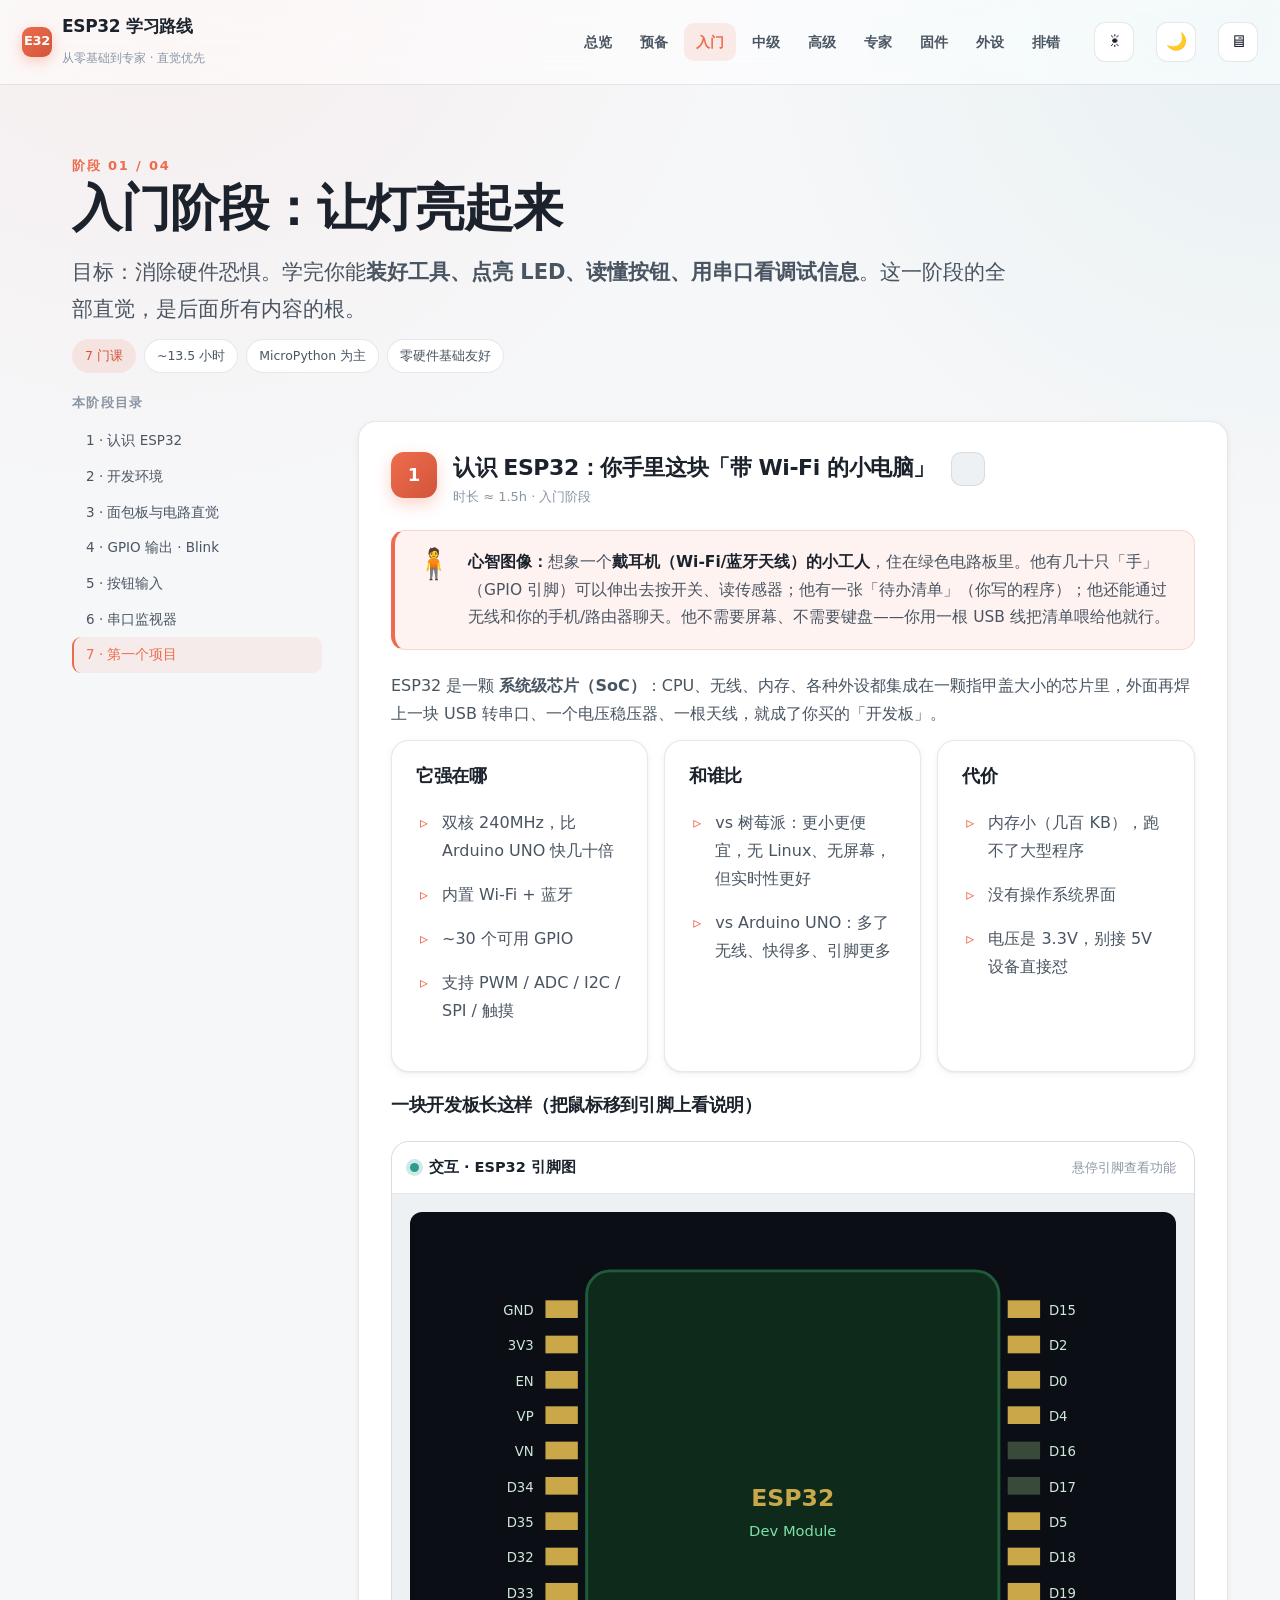
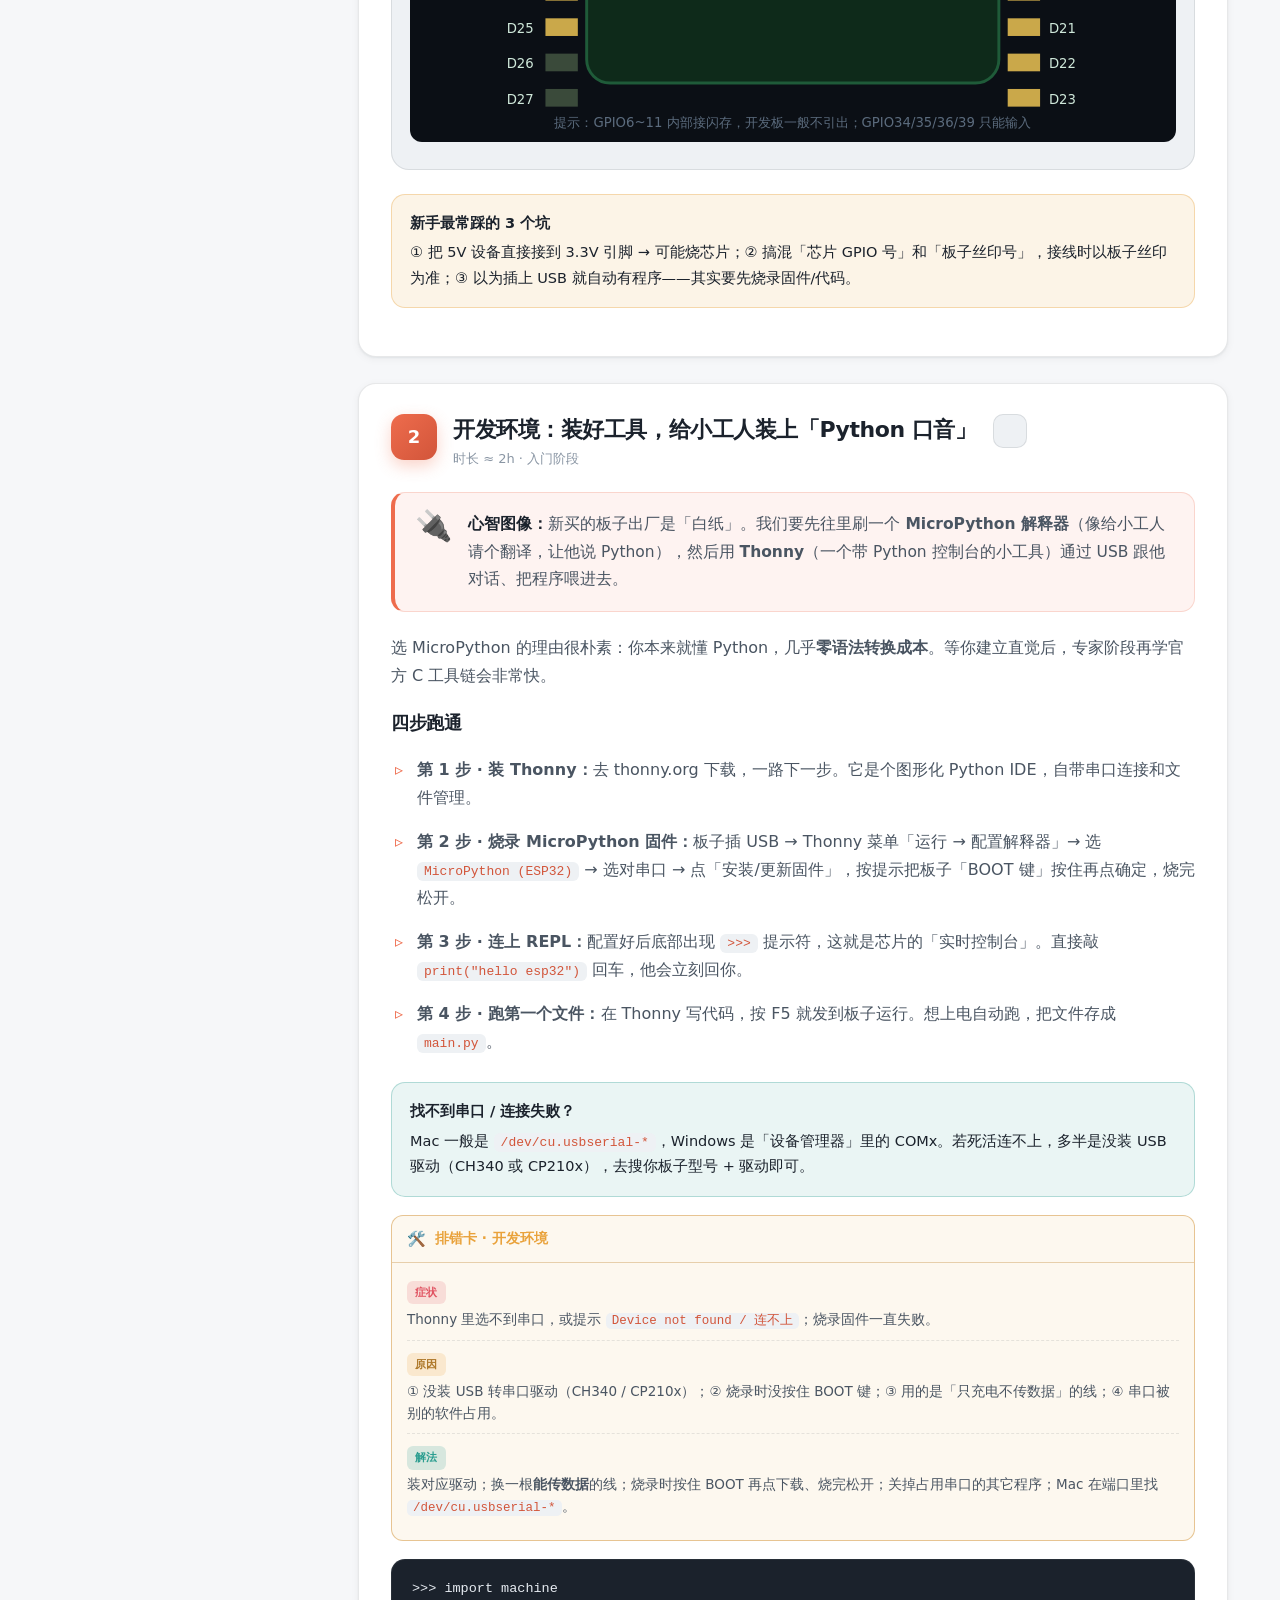
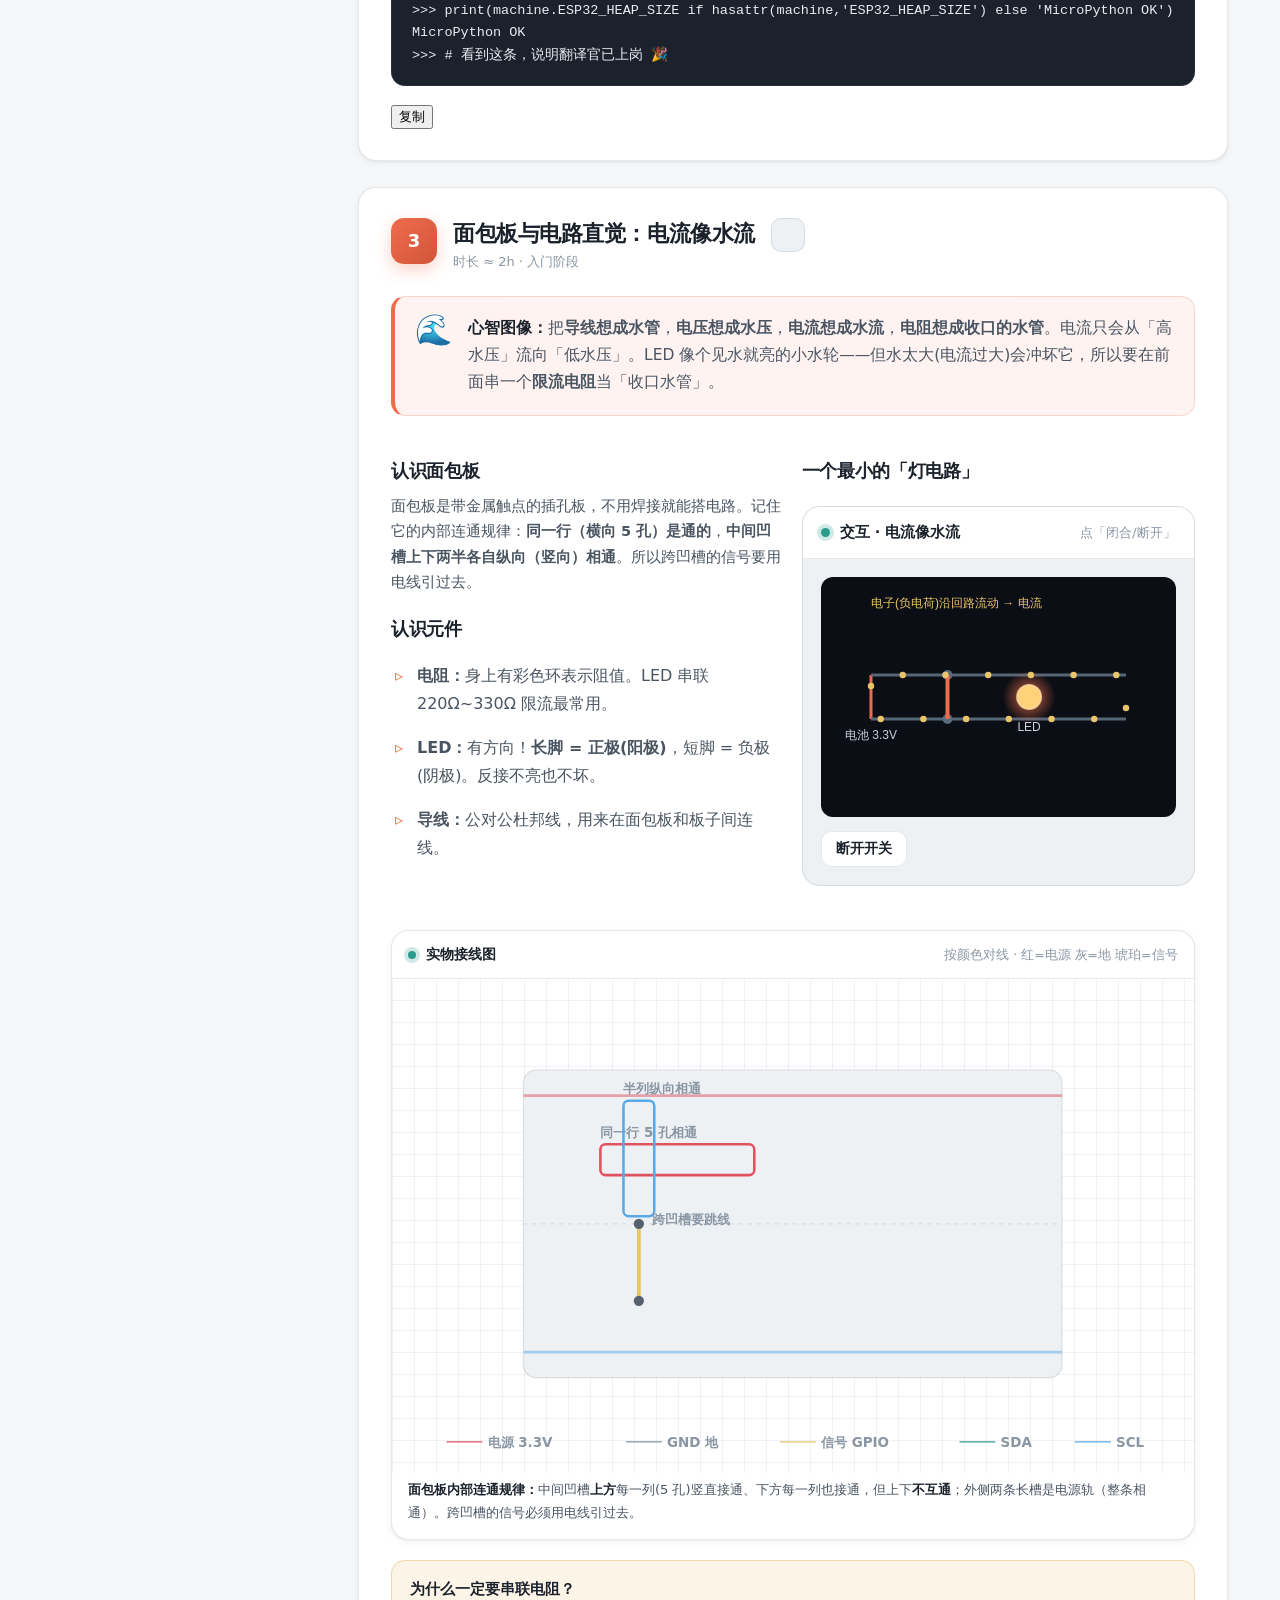
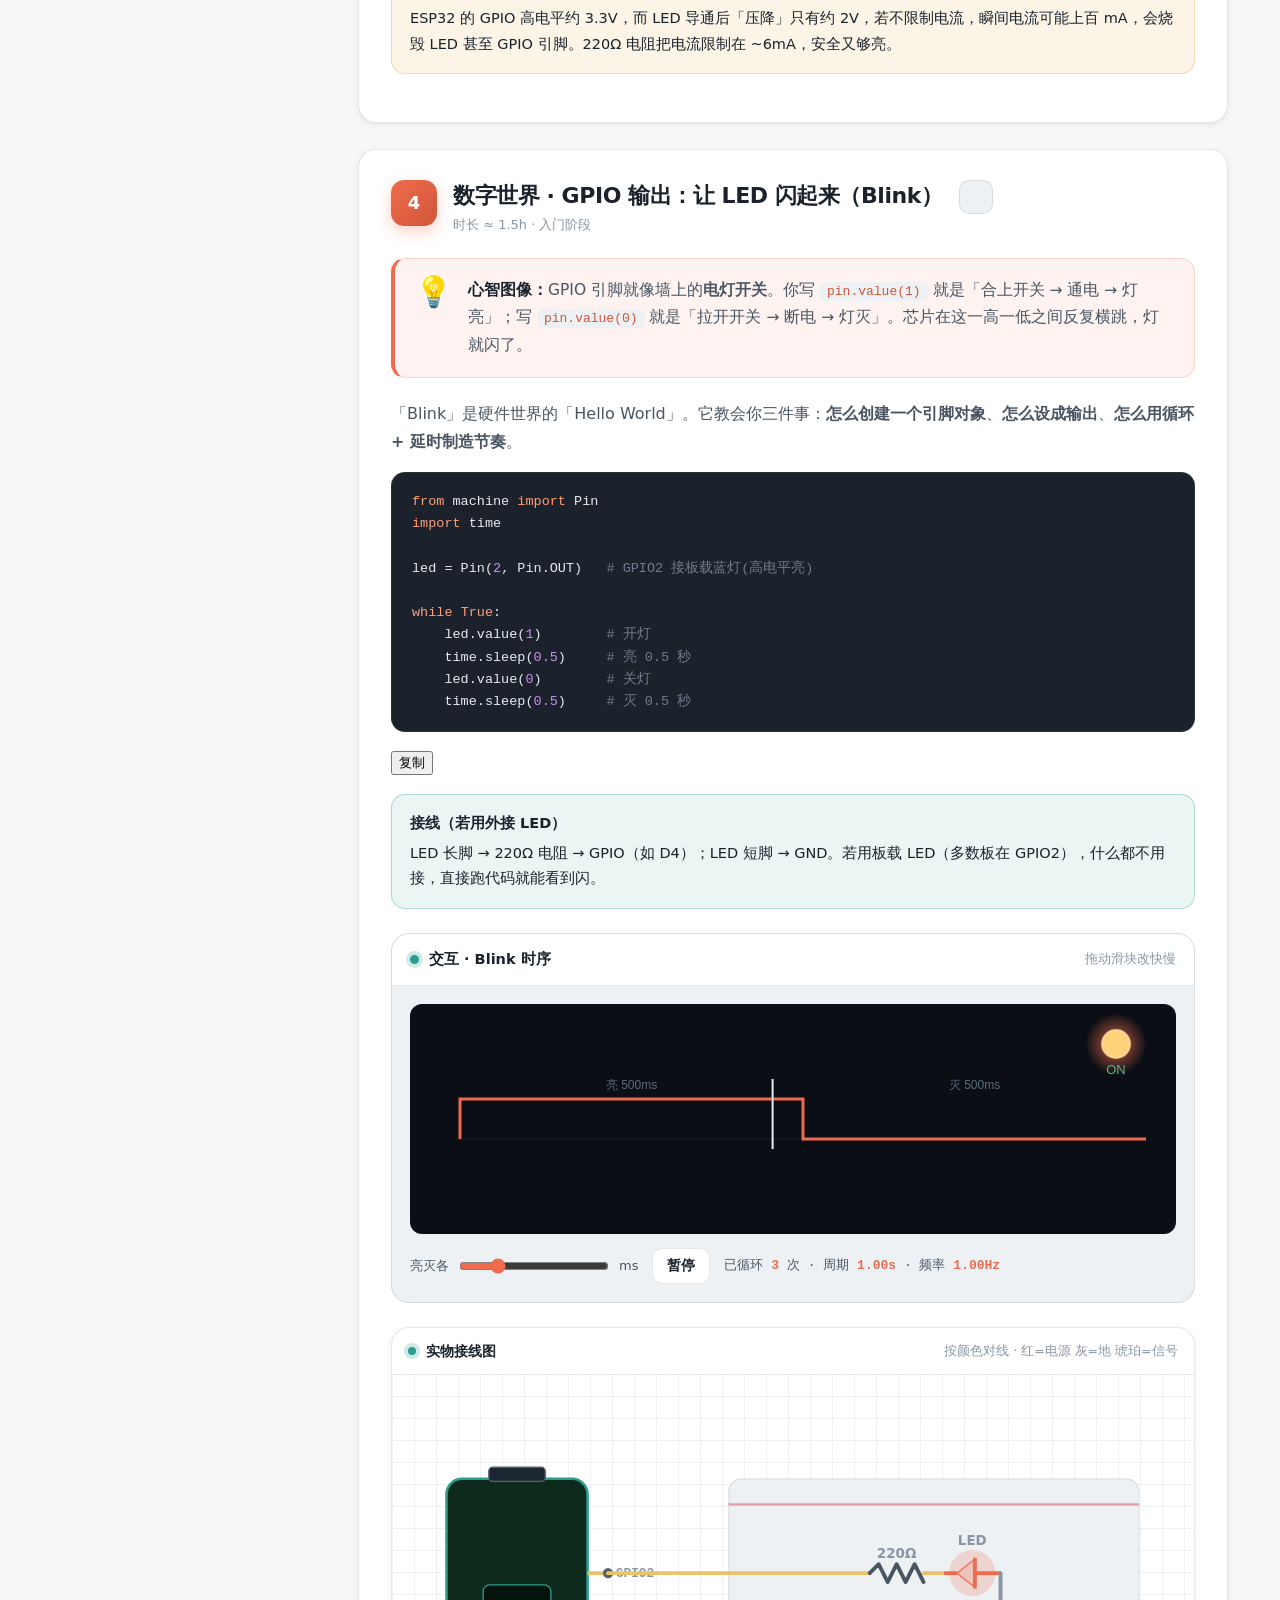
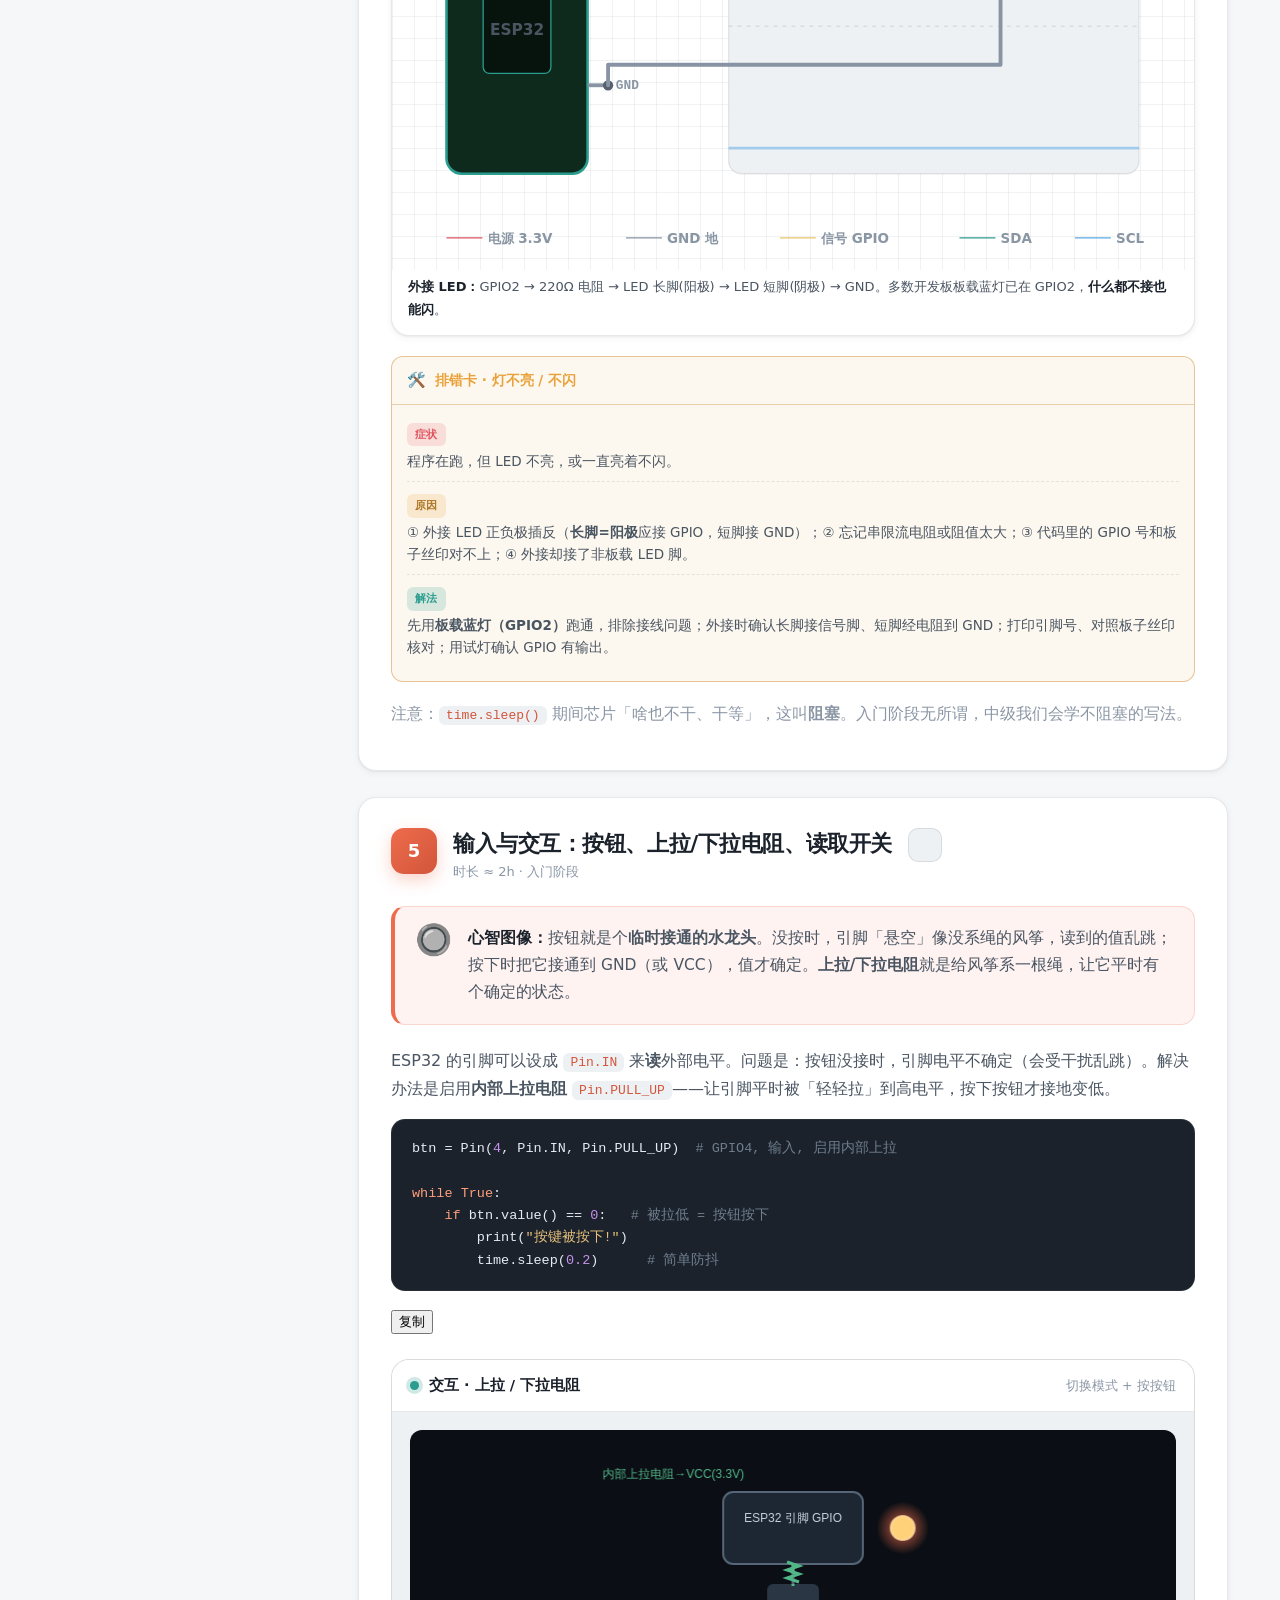
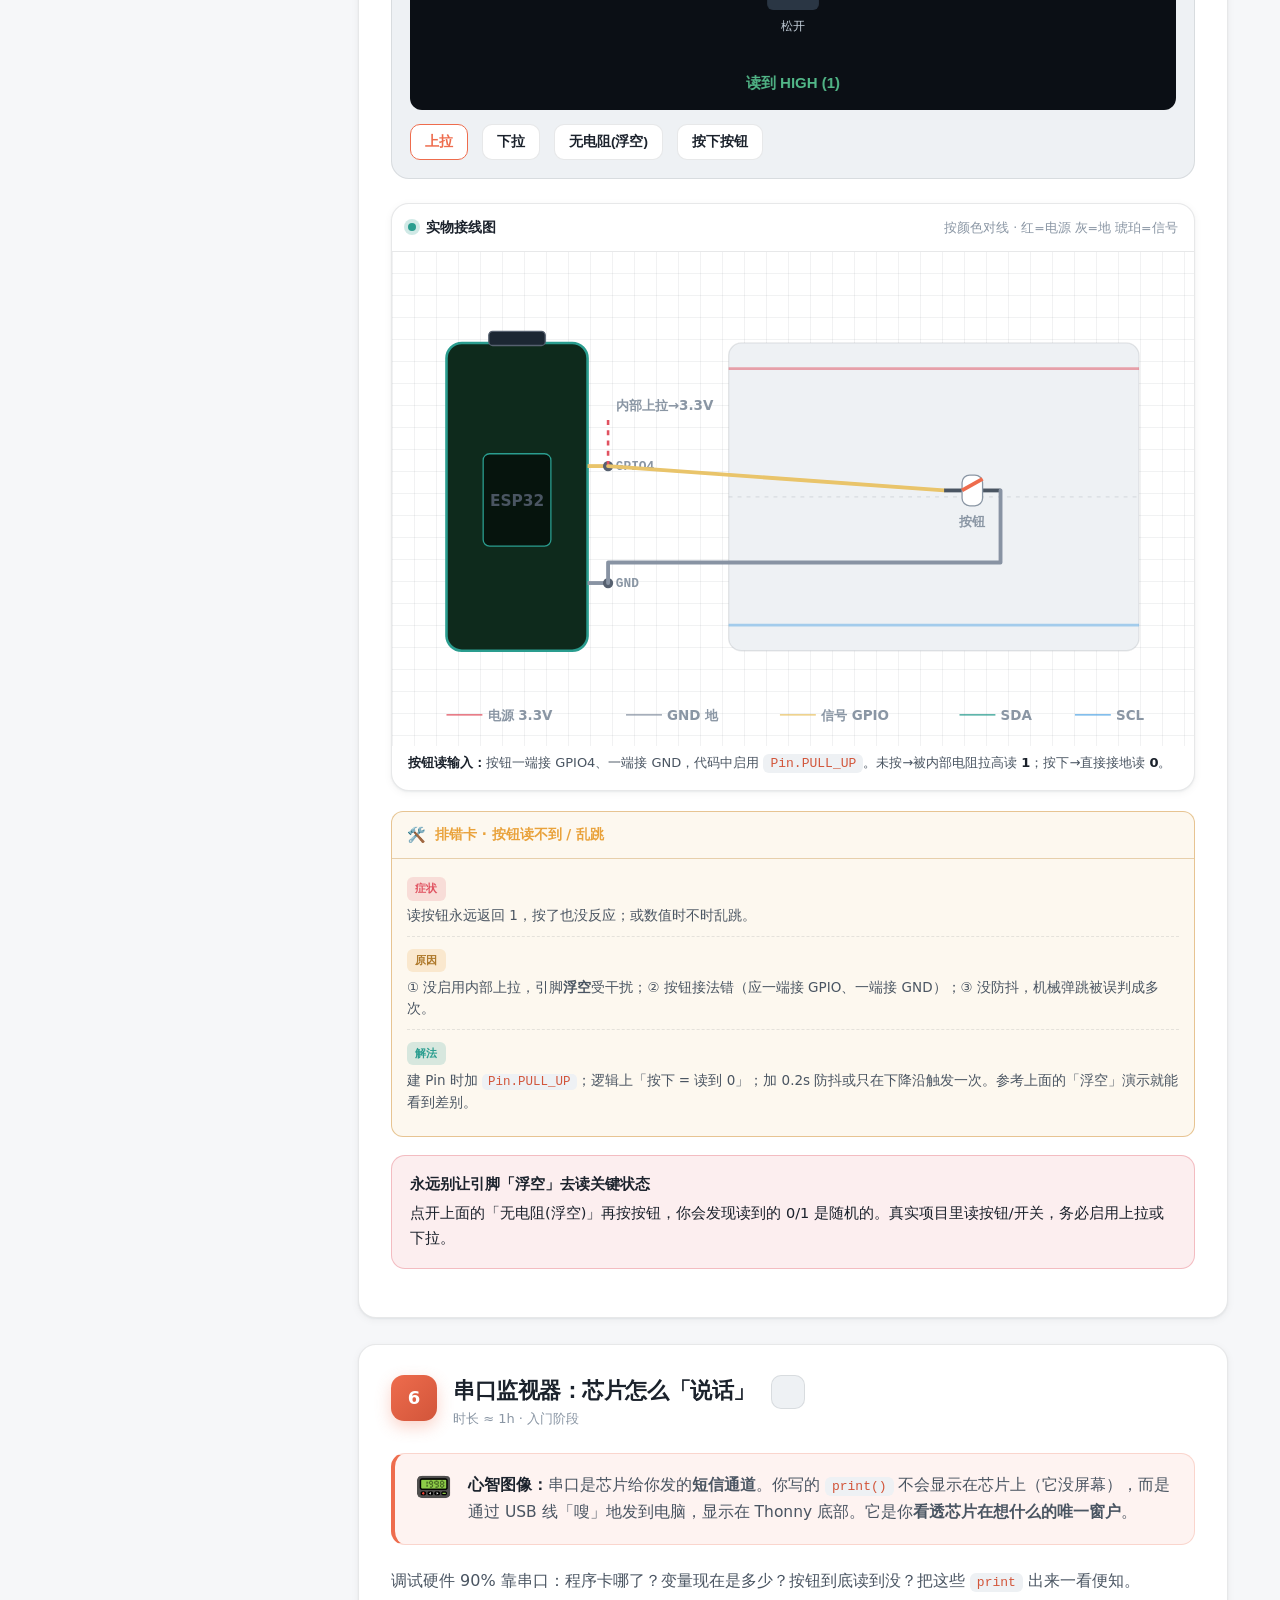
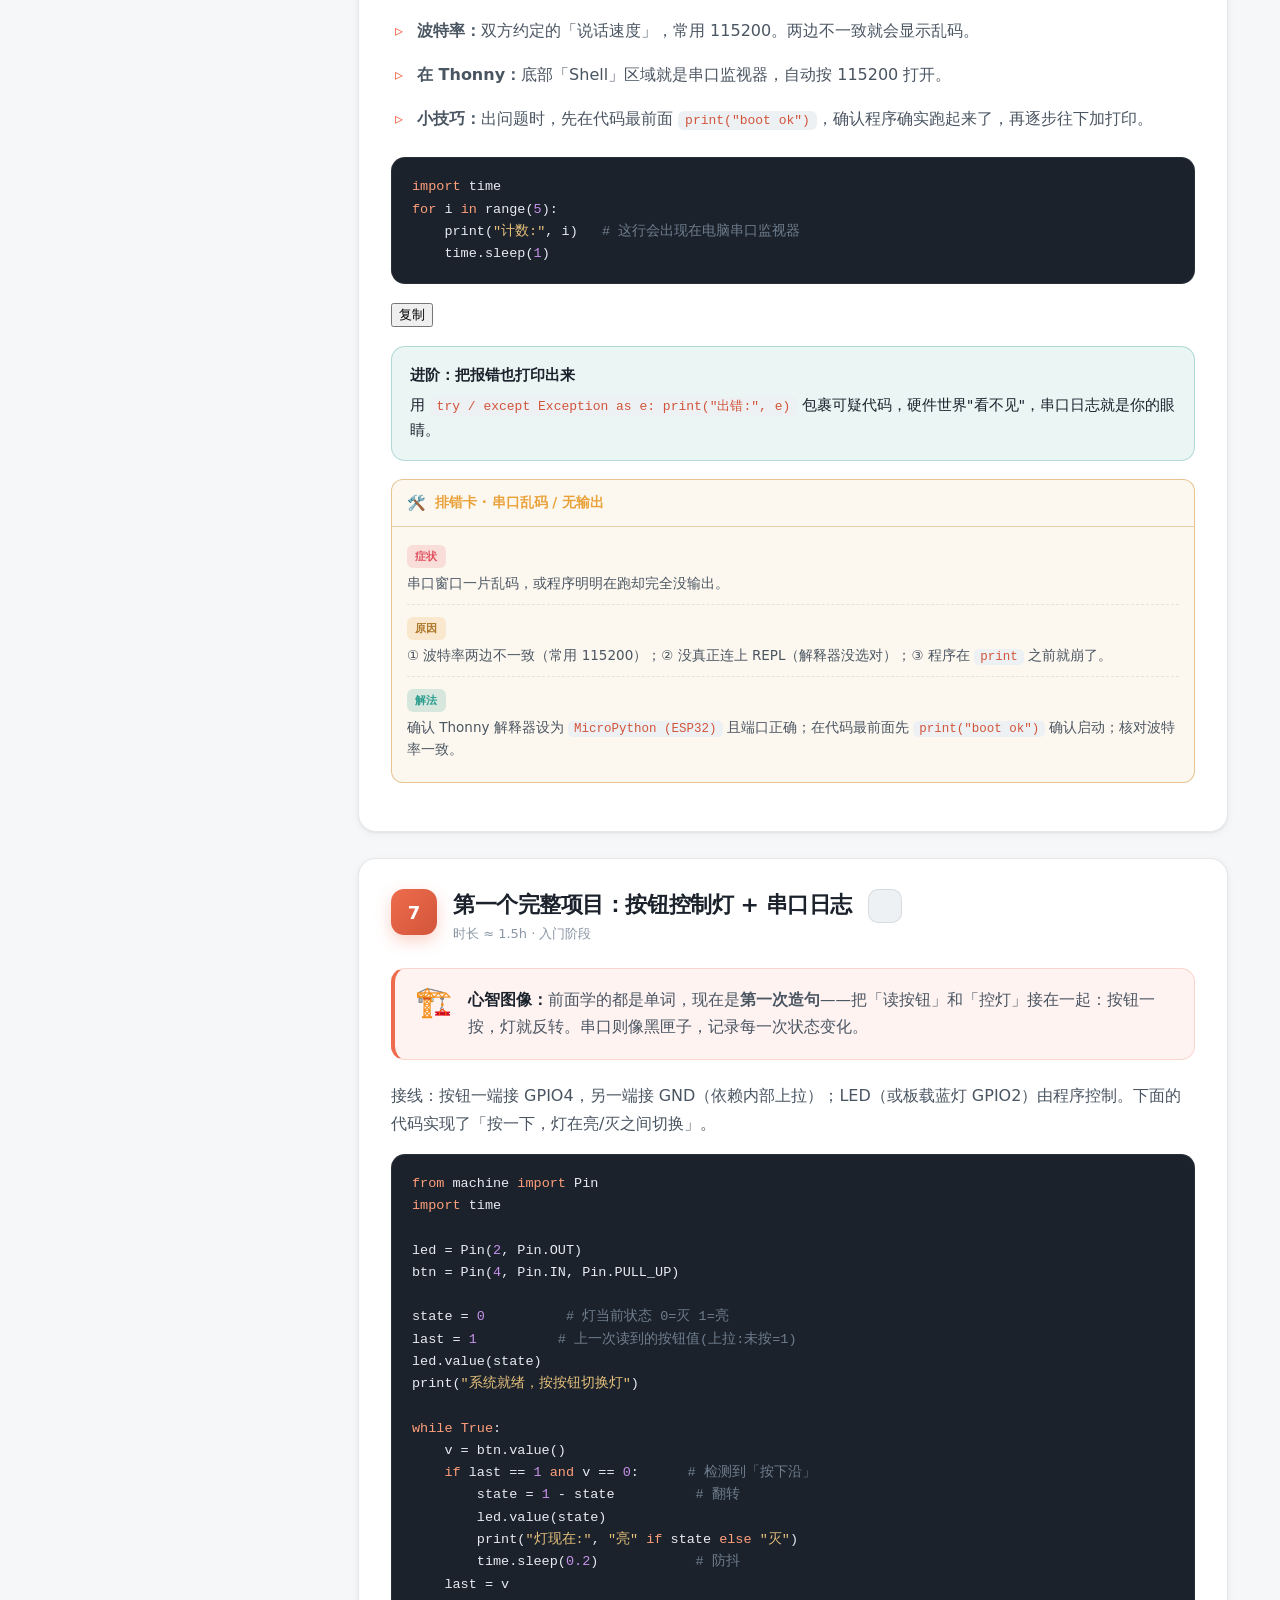
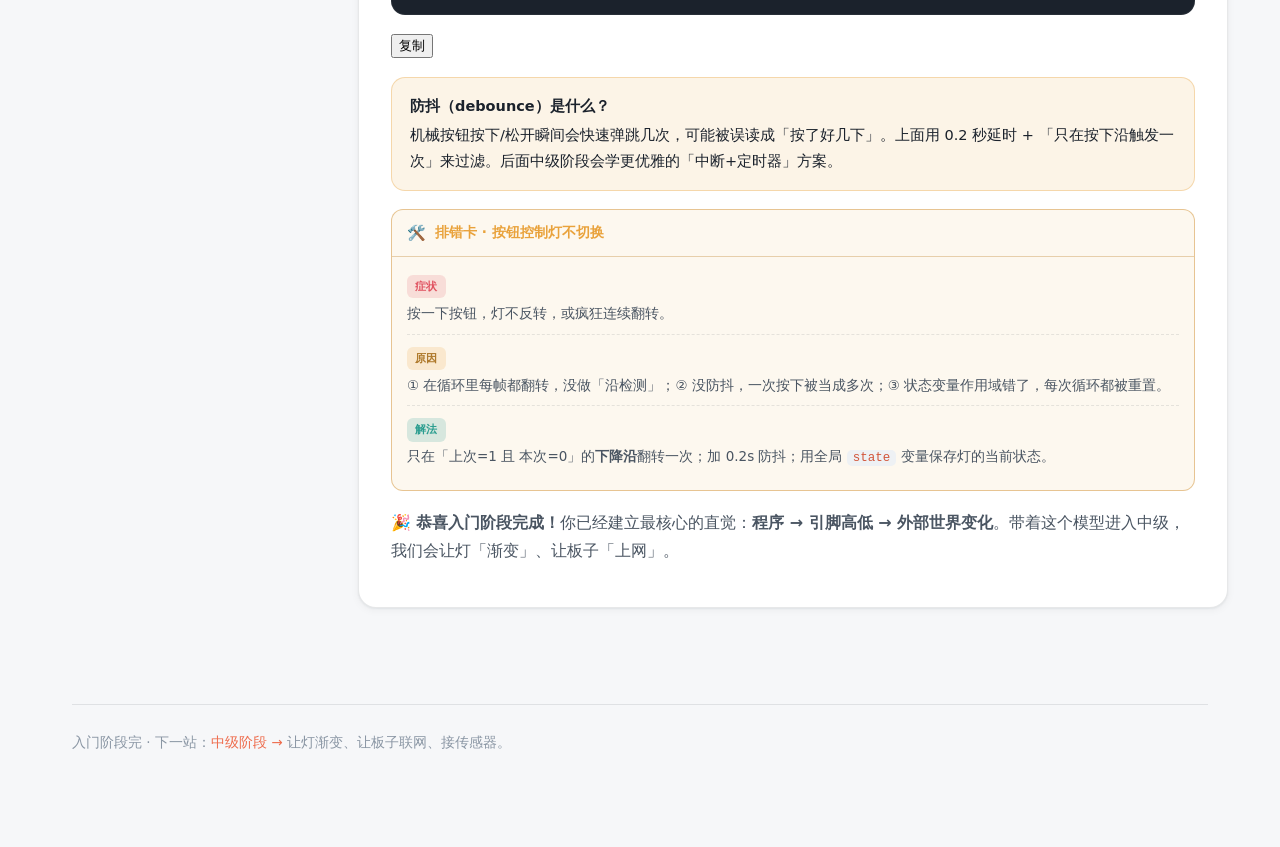
<file: stage1.html>
<!DOCTYPE html>
<html lang="zh-CN" data-theme="system">
<head>
<meta charset="UTF-8">
<meta name="viewport" content="width=device-width, initial-scale=1.0">
<title>入门阶段 · ESP32 学习路线</title>
<link rel="stylesheet" href="assets/style.css">
</head>
<body>

<header class="topbar">
  <div class="brand"><span class="logo">E32</span><div>ESP32 学习路线<br><small>从零基础到专家 · 直觉优先</small></div></div>
  <nav>
    <a href="index.html">总览</a>
    <a href="stage0.html">预备</a>
    <a href="stage1.html" class="active">入门</a>
    <a href="stage2.html">中级</a>
    <a href="stage3.html">高级</a>
    <a href="stage4.html">专家</a>
    <a href="firmware.html">固件</a>
    <a href="peripherals.html">外设</a>
    <a href="troubleshoot.html">排错</a>
  </nav>
  <button class="theme-btn" data-theme-set="light" title="亮色">☀</button>
  <button class="theme-btn" data-theme-set="dark" title="暗色">🌙</button>
  <button class="theme-btn" data-theme-set="system" title="跟随系统">🖥</button>
</header>

<main class="wrap">
  <section class="hero" style="padding:30px 0 10px;">
    <div class="eyebrow">阶段 01 / 04</div>
    <h1>入门阶段：让灯亮起来</h1>
    <p class="lead">目标：消除硬件恐惧。学完你能<strong>装好工具、点亮 LED、读懂按钮、用串口看调试信息</strong>。这一阶段的全部直觉，是后面所有内容的根。</p>
    <div class="pill-row">
      <span class="pill accent">7 门课</span>
      <span class="pill">~13.5 小时</span>
      <span class="pill">MicroPython 为主</span>
      <span class="pill">零硬件基础友好</span>
    </div>
  </section>

  <div class="stage-layout">
    <!-- 目录 -->
    <aside class="toc">
      <h4>本阶段目录</h4>
      <a href="#c1">1 · 认识 ESP32</a>
      <a href="#c2">2 · 开发环境</a>
      <a href="#c3">3 · 面包板与电路直觉</a>
      <a href="#c4">4 · GPIO 输出 · Blink</a>
      <a href="#c5">5 · 按钮输入</a>
      <a href="#c6">6 · 串口监视器</a>
      <a href="#c7">7 · 第一个项目</a>
    </aside>

    <!-- 内容 -->
    <div>

      <!-- 课程 1 -->
      <article class="course reveal" id="c1">
        <div class="course-head">
          <div class="course-idx">1</div>
          <div><h3>认识 ESP32：你手里这块「带 Wi‑Fi 的小电脑」</h3><div class="sub">时长 ≈ 1.5h · 入门阶段</div></div>
          <button class="check-btn" data-course="stage1-c1" title="标记完成">✓</button>
        </div>
        <div class="mind">
          <span class="ico">🧍</span>
          <div class="body"><b>心智图像：</b>想象一个<b>戴耳机（Wi‑Fi/蓝牙天线）的小工人</b>，住在绿色电路板里。他有几十只「手」（GPIO 引脚）可以伸出去按开关、读传感器；他有一张「待办清单」（你写的程序）；他还能通过无线和你的手机/路由器聊天。他不需要屏幕、不需要键盘——你用一根 USB 线把清单喂给他就行。</div>
        </div>
        <p>ESP32 是一颗 <b>系统级芯片（SoC）</b>：CPU、无线、内存、各种外设都集成在一颗指甲盖大小的芯片里，外面再焊上一块 USB 转串口、一个电压稳压器、一根天线，就成了你买的「开发板」。</p>
        <div class="three">
          <div class="card"><h4 style="margin-top:0">它强在哪</h4><ul class="clean"><li>双核 240MHz，比 Arduino UNO 快几十倍</li><li>内置 Wi‑Fi + 蓝牙</li><li>~30 个可用 GPIO</li><li>支持 PWM / ADC / I2C / SPI / 触摸</li></ul></div>
          <div class="card"><h4 style="margin-top:0">和谁比</h4><ul class="clean"><li>vs 树莓派：更小更便宜，无 Linux、无屏幕，但实时性更好</li><li>vs Arduino UNO：多了无线、快得多、引脚更多</li></ul></div>
          <div class="card"><h4 style="margin-top:0">代价</h4><ul class="clean"><li>内存小（几百 KB），跑不了大型程序</li><li>没有操作系统界面</li><li>电压是 3.3V，别接 5V 设备直接怼</li></ul></div>
        </div>

        <h4>一块开发板长这样（把鼠标移到引脚上看说明）</h4>
        <div class="demo">
          <div class="demo-head"><span class="pulse"></span><b>交互 · ESP32 引脚图</b><span class="hint">悬停引脚查看功能</span></div>
          <div class="demo-body">
            <svg viewBox="0 0 520 360" width="100%" style="background:#0b0f15; border-radius:12px;">
              <rect x="120" y="40" width="280" height="280" rx="16" fill="#0e2a1a" stroke="#1f5b39" stroke-width="2"/>
              <text x="260" y="200" fill="#caa84a" font-size="16" text-anchor="middle" font-weight="bold">ESP32</text>
              <text x="260" y="220" fill="#7fe0a8" font-size="10" text-anchor="middle">Dev Module</text>
              <!-- 左列引脚 -->
              <g font-size="9" fill="#cfe8da" text-anchor="end">
                <!-- 每个 pin: rect + text, 重要者带 data-pin -->
                <g data-pin='{"name":"GND","role":"电源地(0V)","note":"电流的回流点，所有回路都要接它"}'><rect x="92" y="60" width="22" height="12" fill="#caa84a"/><text x="84" y="70">GND</text></g>
                <g data-pin='{"name":"3V3","role":"3.3V 电源输出","note":"给传感器等小电流设备供电；单脚最多约 500mA"}'><rect x="92" y="84" width="22" height="12" fill="#caa84a"/><text x="84" y="94">3V3</text></g>
                <g data-pin='{"name":"EN","role":"使能/复位","note":"拉低=复位芯片。一般接 10k 上拉"}'><rect x="92" y="108" width="22" height="12" fill="#caa84a"/><text x="84" y="118">EN</text></g>
                <g data-pin='{"name":"GPIO36 (VP)","role":"仅输入 · ADC1","note":"只能读不能写；常用于模拟输入"}'><rect x="92" y="132" width="22" height="12" fill="#caa84a"/><text x="84" y="142">VP</text></g>
                <g data-pin='{"name":"GPIO39 (VN)","role":"仅输入 · ADC1","note":"只能读不能写"}'><rect x="92" y="156" width="22" height="12" fill="#caa84a"/><text x="84" y="166">VN</text></g>
                <g data-pin='{"name":"GPIO34","role":"仅输入 · ADC1","note":"只能读；不可设上拉/下拉"}'><rect x="92" y="180" width="22" height="12" fill="#caa84a"/><text x="84" y="190">D34</text></g>
                <g data-pin='{"name":"GPIO35","role":"仅输入 · ADC1","note":"只能读；不可设上拉/下拉"}'><rect x="92" y="204" width="22" height="12" fill="#caa84a"/><text x="84" y="214">D35</text></g>
                <g data-pin='{"name":"GPIO32","role":"数字 I/O · 触摸","note":"可输出也可输入，带触摸感应"}'><rect x="92" y="228" width="22" height="12" fill="#caa84a"/><text x="84" y="238">D32</text></g>
                <g data-pin='{"name":"GPIO33","role":"数字 I/O · 触摸","note":"可输出也可输入，带触摸感应"}'><rect x="92" y="252" width="22" height="12" fill="#caa84a"/><text x="84" y="262">D33</text></g>
                <g data-pin='{"name":"GPIO25","role":"数字 I/O · DAC1","note":"可作 8 位模拟电压输出(0~3.3V)"}'><rect x="92" y="276" width="22" height="12" fill="#caa84a"/><text x="84" y="286">D25</text></g>
                <rect x="92" y="300" width="22" height="12" fill="#3a4a3a"/><text x="84" y="310">D26</text>
                <rect x="92" y="324" width="22" height="12" fill="#3a4a3a"/><text x="84" y="334">D27</text>
              </g>
              <!-- 右列引脚 -->
              <g font-size="9" fill="#cfe8da" text-anchor="start">
                <g data-pin='{"name":"GPIO15","role":"数字 I/O · 启动 Strapping","note":"启动时有特殊作用，做普通输出一般没问题"}'><rect x="406" y="60" width="22" height="12" fill="#caa84a"/><text x="434" y="70">D15</text></g>
                <g data-pin='{"name":"GPIO2","role":"数字 I/O · 板载 LED","note":"很多板子这颗脚接了蓝灯；启动时也不能拉低"}'><rect x="406" y="84" width="22" height="12" fill="#caa84a"/><text x="434" y="94">D2</text></g>
                <g data-pin='{"name":"GPIO0","role":"数字 I/O · 启动模式","note":"⚠ 上电时拉低=进入固件下载模式，正常跑程序要保持高/浮"}'><rect x="406" y="108" width="22" height="12" fill="#caa84a"/><text x="434" y="118">D0</text></g>
                <g data-pin='{"name":"GPIO4","role":"数字 I/O · 触摸","note":"常被接板载 WS2812 彩灯(数据流)"}'><rect x="406" y="132" width="22" height="12" fill="#caa84a"/><text x="434" y="142">D4</text></g>
                <rect x="406" y="156" width="22" height="12" fill="#3a4a3a"/><text x="434" y="166">D16</text>
                <rect x="406" y="180" width="22" height="12" fill="#3a4a3a"/><text x="434" y="190">D17</text>
                <g data-pin='{"name":"GPIO5","role":"数字 I/O · SPI","note":"常用；部分板做 SSD1306 屏的 SCK"}'><rect x="406" y="204" width="22" height="12" fill="#caa84a"/><text x="434" y="214">D5</text></g>
                <g data-pin='{"name":"GPIO18","role":"数字 I/O · SPI SCK","note":"硬件 SPI 时钟脚"}'><rect x="406" y="228" width="22" height="12" fill="#caa84a"/><text x="434" y="238">D18</text></g>
                <g data-pin='{"name":"GPIO19","role":"数字 I/O · SPI MISO","note":"硬件 SPI 输入脚"}'><rect x="406" y="252" width="22" height="12" fill="#caa84a"/><text x="434" y="262">D19</text></g>
                <g data-pin='{"name":"GPIO21","role":"数字 I/O · I2C SDA","note":"默认 I2C 数据线"}'><rect x="406" y="276" width="22" height="12" fill="#caa84a"/><text x="434" y="286">D21</text></g>
                <g data-pin='{"name":"GPIO22","role":"数字 I/O · I2C SCL","note":"默认 I2C 时钟线"}'><rect x="406" y="300" width="22" height="12" fill="#caa84a"/><text x="434" y="310">D22</text></g>
                <g data-pin='{"name":"GPIO23","role":"数字 I/O · SPI MOSI","note":"硬件 SPI 输出脚"}'><rect x="406" y="324" width="22" height="12" fill="#caa84a"/><text x="434" y="334">D23</text></g>
              </g>
              <text x="260" y="350" fill="#5b6b7d" font-size="9" text-anchor="middle">提示：GPIO6~11 内部接闪存，开发板一般不引出；GPIO34/35/36/39 只能输入</text>
            </svg>
          </div>
        </div>
        <div class="note warn"><span class="t">新手最常踩的 3 个坑</span>
          ① 把 5V 设备直接接到 3.3V 引脚 → 可能烧芯片；② 搞混「芯片 GPIO 号」和「板子丝印号」，接线时以板子丝印为准；③ 以为插上 USB 就自动有程序——其实要先烧录固件/代码。</div>
      </article>

      <!-- 课程 2 -->
      <article class="course reveal" id="c2">
        <div class="course-head">
          <div class="course-idx">2</div>
          <div><h3>开发环境：装好工具，给小工人装上「Python 口音」</h3><div class="sub">时长 ≈ 2h · 入门阶段</div></div>
          <button class="check-btn" data-course="stage1-c2" title="标记完成">✓</button>
        </div>
        <div class="mind">
          <span class="ico">🔌</span>
          <div class="body"><b>心智图像：</b>新买的板子出厂是「白纸」。我们要先往里刷一个<strong> MicroPython 解释器</strong>（像给小工人请个翻译，让他说 Python），然后用 <strong>Thonny</strong>（一个带 Python 控制台的小工具）通过 USB 跟他对话、把程序喂进去。</div>
        </div>
        <p>选 MicroPython 的理由很朴素：你本来就懂 Python，几乎<strong>零语法转换成本</strong>。等你建立直觉后，专家阶段再学官方 C 工具链会非常快。</p>
        <h4>四步跑通</h4>
        <ul class="clean">
          <li><b>第 1 步 · 装 Thonny：</b>去 thonny.org 下载，一路下一步。它是个图形化 Python IDE，自带串口连接和文件管理。</li>
          <li><b>第 2 步 · 烧录 MicroPython 固件：</b>板子插 USB → Thonny 菜单「运行 → 配置解释器」→ 选 <code>MicroPython (ESP32)</code> → 选对串口 → 点「安装/更新固件」，按提示把板子「BOOT 键」按住再点确定，烧完松开。</li>
          <li><b>第 3 步 · 连上 REPL：</b>配置好后底部出现 <code>&gt;&gt;&gt;</code> 提示符，这就是芯片的「实时控制台」。直接敲 <code>print("hello esp32")</code> 回车，他会立刻回你。</li>
          <li><b>第 4 步 · 跑第一个文件：</b>在 Thonny 写代码，按 F5 就发到板子运行。想上电自动跑，把文件存成 <code>main.py</code>。</li>
        </ul>
        <div class="note info"><span class="t">找不到串口 / 连接失败？</span>Mac 一般是 <code>/dev/cu.usbserial-*</code>，Windows 是「设备管理器」里的 COMx。若死活连不上，多半是没装 USB 驱动（CH340 或 CP210x），去搜你板子型号 + 驱动即可。</div>
        <div class="trouble">
          <div class="t-head"><span class="ico">🛠️</span><span>排错卡 · 开发环境</span></div>
          <div class="t-body">
            <div class="row"><span class="lab sym">症状</span><p>Thonny 里选不到串口，或提示 <code>Device not found / 连不上</code>；烧录固件一直失败。</p></div>
            <div class="row"><span class="lab cau">原因</span><p>① 没装 USB 转串口驱动（CH340 / CP210x）；② 烧录时没按住 BOOT 键；③ 用的是「只充电不传数据」的线；④ 串口被别的软件占用。</p></div>
            <div class="row"><span class="lab fix">解法</span><p>装对应驱动；换一根<b>能传数据</b>的线；烧录时按住 BOOT 再点下载、烧完松开；关掉占用串口的其它程序；Mac 在端口里找 <code>/dev/cu.usbserial-*</code>。</p></div>
          </div>
        </div>
        <pre data-copy><code>&gt;&gt;&gt; import machine
&gt;&gt;&gt; print(machine.ESP32_HEAP_SIZE if hasattr(machine,'ESP32_HEAP_SIZE') else 'MicroPython OK')
MicroPython OK
&gt;&gt;&gt; # 看到这条，说明翻译官已上岗 🎉</code></pre>
      </article>

      <!-- 课程 3 -->
      <article class="course reveal" id="c3">
        <div class="course-head">
          <div class="course-idx">3</div>
          <div><h3>面包板与电路直觉：电流像水流</h3><div class="sub">时长 ≈ 2h · 入门阶段</div></div>
          <button class="check-btn" data-course="stage1-c3" title="标记完成">✓</button>
        </div>
        <div class="mind">
          <span class="ico">🌊</span>
          <div class="body"><b>心智图像：</b>把<strong>导线想成水管</strong>，<strong>电压想成水压</strong>，<strong>电流想成水流</strong>，<strong>电阻想成收口的水管</strong>。电流只会从「高水压」流向「低水压」。LED 像个见水就亮的小水轮——但水太大(电流过大)会冲坏它，所以要在前面串一个<strong>限流电阻</strong>当「收口水管」。</div>
        </div>
        <div class="two">
          <div>
            <h4>认识面包板</h4>
            <p style="font-size:14.5px">面包板是带金属触点的插孔板，不用焊接就能搭电路。记住它的内部连通规律：<b>同一行（横向 5 孔）是通的</b>，<b>中间凹槽上下两半各自纵向（竖向）相通</b>。所以跨凹槽的信号要用电线引过去。</p>
            <h4>认识元件</h4>
            <ul class="clean">
              <li><b>电阻：</b>身上有彩色环表示阻值。LED 串联 220Ω~330Ω 限流最常用。</li>
              <li><b>LED：</b>有方向！<b>长脚 = 正极(阳极)</b>，短脚 = 负极(阴极)。反接不亮也不坏。</li>
              <li><b>导线：</b>公对公杜邦线，用来在面包板和板子间连线。</li>
            </ul>
          </div>
          <div>
            <h4>一个最小的「灯电路」</h4>
            <div class="demo">
              <div class="demo-head"><span class="pulse"></span><b>交互 · 电流像水流</b><span class="hint">点「闭合/断开」</span></div>
              <div class="demo-body">
                <canvas data-demo="currentFlow" style="height:240px"></canvas>
                <div class="controls">
                  <button class="ctrl" data-ctrl="toggle">断开开关</button>
                  <span class="readout" data-readout></span>
                </div>
              </div>
            </div>
          </div>
        </div>
        <div class="wiring" data-wiring="breadboard"></div>
        <div class="note warn"><span class="t">为什么一定要串联电阻？</span>ESP32 的 GPIO 高电平约 3.3V，而 LED 导通后「压降」只有约 2V，若不限制电流，瞬间电流可能上百 mA，会烧毁 LED 甚至 GPIO 引脚。220Ω 电阻把电流限制在 ~6mA，安全又够亮。</div>
      </article>

      <!-- 课程 4 -->
      <article class="course reveal" id="c4">
        <div class="course-head">
          <div class="course-idx">4</div>
          <div><h3>数字世界 · GPIO 输出：让 LED 闪起来（Blink）</h3><div class="sub">时长 ≈ 1.5h · 入门阶段</div></div>
          <button class="check-btn" data-course="stage1-c4" title="标记完成">✓</button>
        </div>
        <div class="mind">
          <span class="ico">💡</span>
          <div class="body"><b>心智图像：</b>GPIO 引脚就像墙上的<strong>电灯开关</strong>。你写 <code>pin.value(1)</code> 就是「合上开关 → 通电 → 灯亮」；写 <code>pin.value(0)</code> 就是「拉开开关 → 断电 → 灯灭」。芯片在这一高一低之间反复横跳，灯就闪了。</div>
        </div>
        <p>「Blink」是硬件世界的「Hello World」。它教会你三件事：<b>怎么创建一个引脚对象</b>、<b>怎么设成输出</b>、<b>怎么用循环 + 延时制造节奏</b>。</p>
        <pre data-copy><code><span class="kw">from</span> machine <span class="kw">import</span> Pin
<span class="kw">import</span> time

led = Pin(<span class="num">2</span>, Pin.OUT)   <span class="cm"># GPIO2 接板载蓝灯(高电平亮)</span>

<span class="kw">while</span> <span class="kw">True</span>:
    led.value(<span class="num">1</span>)        <span class="cm"># 开灯</span>
    time.sleep(<span class="num">0.5</span>)     <span class="cm"># 亮 0.5 秒</span>
    led.value(<span class="num">0</span>)        <span class="cm"># 关灯</span>
    time.sleep(<span class="num">0.5</span>)     <span class="cm"># 灭 0.5 秒</span></code></pre>
        <div class="note info"><span class="t">接线（若用外接 LED）</span>LED 长脚 → 220Ω 电阻 → GPIO（如 D4）；LED 短脚 → GND。若用板载 LED（多数板在 GPIO2），什么都不用接，直接跑代码就能看到闪。</div>
        <div class="demo">
          <div class="demo-head"><span class="pulse"></span><b>交互 · Blink 时序</b><span class="hint">拖动滑块改快慢</span></div>
          <div class="demo-body">
            <canvas data-demo="blink" style="height:230px"></canvas>
            <div class="controls">
              <label>亮灭各 <input type="range" min="50" max="2000" value="500" data-ctrl="delay"> ms</label>
              <button class="ctrl" data-ctrl="pause">暂停</button>
              <span class="readout" data-readout></span>
            </div>
          </div>
        </div>
        <div class="wiring" data-wiring="led"></div>
        <div class="trouble">
          <div class="t-head"><span class="ico">🛠️</span><span>排错卡 · 灯不亮 / 不闪</span></div>
          <div class="t-body">
            <div class="row"><span class="lab sym">症状</span><p>程序在跑，但 LED 不亮，或一直亮着不闪。</p></div>
            <div class="row"><span class="lab cau">原因</span><p>① 外接 LED 正负极插反（<b>长脚=阳极</b>应接 GPIO，短脚接 GND）；② 忘记串限流电阻或阻值太大；③ 代码里的 GPIO 号和板子丝印对不上；④ 外接却接了非板载 LED 脚。</p></div>
            <div class="row"><span class="lab fix">解法</span><p>先用<b>板载蓝灯（GPIO2）</b>跑通，排除接线问题；外接时确认长脚接信号脚、短脚经电阻到 GND；打印引脚号、对照板子丝印核对；用试灯确认 GPIO 有输出。</p></div>
          </div>
        </div>
        <p class="muted">注意：<code>time.sleep()</code> 期间芯片「啥也不干、干等」，这叫<strong>阻塞</strong>。入门阶段无所谓，中级我们会学不阻塞的写法。</p>
      </article>

      <!-- 课程 5 -->
      <article class="course reveal" id="c5">
        <div class="course-head">
          <div class="course-idx">5</div>
          <div><h3>输入与交互：按钮、上拉/下拉电阻、读取开关</h3><div class="sub">时长 ≈ 2h · 入门阶段</div></div>
          <button class="check-btn" data-course="stage1-c5" title="标记完成">✓</button>
        </div>
        <div class="mind">
          <span class="ico">🔘</span>
          <div class="body"><b>心智图像：</b>按钮就是个<strong>临时接通的水龙头</strong>。没按时，引脚「悬空」像没系绳的风筝，读到的值乱跳；按下时把它接通到 GND（或 VCC），值才确定。<strong>上拉/下拉电阻</strong>就是给风筝系一根绳，让它平时有个确定的状态。</div>
        </div>
        <p>ESP32 的引脚可以设成 <code>Pin.IN</code> 来<strong>读</strong>外部电平。问题是：按钮没接时，引脚电平不确定（会受干扰乱跳）。解决办法是启用<strong>内部上拉电阻</strong> <code>Pin.PULL_UP</code>——让引脚平时被「轻轻拉」到高电平，按下按钮才接地变低。</p>
        <pre data-copy><code>btn = Pin(<span class="num">4</span>, Pin.IN, Pin.PULL_UP)  <span class="cm"># GPIO4, 输入, 启用内部上拉</span>

<span class="kw">while</span> <span class="kw">True</span>:
    <span class="kw">if</span> btn.value() == <span class="num">0</span>:   <span class="cm"># 被拉低 = 按钮按下</span>
        print(<span class="str">"按键被按下!"</span>)
        time.sleep(<span class="num">0.2</span>)      <span class="cm"># 简单防抖</span></code></pre>
        <div class="demo">
          <div class="demo-head"><span class="pulse"></span><b>交互 · 上拉 / 下拉电阻</b><span class="hint">切换模式 + 按按钮</span></div>
          <div class="demo-body">
            <canvas data-demo="pullResistor" style="height:280px"></canvas>
            <div class="controls">
              <button class="ctrl" data-ctrl="mode-up" style="border-color:var(--accent);color:var(--accent)">上拉</button>
              <button class="ctrl" data-ctrl="mode-down">下拉</button>
              <button class="ctrl" data-ctrl="mode-none">无电阻(浮空)</button>
              <button class="ctrl" data-ctrl="press">按下按钮</button>
              <span class="readout" data-readout></span>
            </div>
          </div>
        </div>
        <div class="wiring" data-wiring="button"></div>
        <div class="trouble">
          <div class="t-head"><span class="ico">🛠️</span><span>排错卡 · 按钮读不到 / 乱跳</span></div>
          <div class="t-body">
            <div class="row"><span class="lab sym">症状</span><p>读按钮永远返回 1，按了也没反应；或数值时不时乱跳。</p></div>
            <div class="row"><span class="lab cau">原因</span><p>① 没启用内部上拉，引脚<b>浮空</b>受干扰；② 按钮接法错（应一端接 GPIO、一端接 GND）；③ 没防抖，机械弹跳被误判成多次。</p></div>
            <div class="row"><span class="lab fix">解法</span><p>建 Pin 时加 <code>Pin.PULL_UP</code>；逻辑上「按下 = 读到 0」；加 0.2s 防抖或只在下降沿触发一次。参考上面的「浮空」演示就能看到差别。</p></div>
          </div>
        </div>
        <div class="note danger"><span class="t">永远别让引脚「浮空」去读关键状态</span>点开上面的「无电阻(浮空)」再按按钮，你会发现读到的 0/1 是随机的。真实项目里读按钮/开关，务必启用上拉或下拉。</div>
      </article>

      <!-- 课程 6 -->
      <article class="course reveal" id="c6">
        <div class="course-head">
          <div class="course-idx">6</div>
          <div><h3>串口监视器：芯片怎么「说话」</h3><div class="sub">时长 ≈ 1h · 入门阶段</div></div>
          <button class="check-btn" data-course="stage1-c6" title="标记完成">✓</button>
        </div>
        <div class="mind">
          <span class="ico">📟</span>
          <div class="body"><b>心智图像：</b>串口是芯片给你发的<strong>短信通道</strong>。你写的 <code>print()</code> 不会显示在芯片上（它没屏幕），而是通过 USB 线「嗖」地发到电脑，显示在 Thonny 底部。它是你<strong>看透芯片在想什么的唯一窗户</strong>。</div>
        </div>
        <p>调试硬件 90% 靠串口：程序卡哪了？变量现在是多少？按钮到底读到没？把这些 <code>print</code> 出来一看便知。</p>
        <ul class="clean">
          <li><b>波特率：</b>双方约定的「说话速度」，常用 115200。两边不一致就会显示乱码。</li>
          <li><b>在 Thonny：</b>底部「Shell」区域就是串口监视器，自动按 115200 打开。</li>
          <li><b>小技巧：</b>出问题时，先在代码最前面 <code>print("boot ok")</code>，确认程序确实跑起来了，再逐步往下加打印。</li>
        </ul>
        <pre data-copy><code><span class="kw">import</span> time
<span class="kw">for</span> i <span class="kw">in</span> range(<span class="num">5</span>):
    print(<span class="str">"计数:"</span>, i)   <span class="cm"># 这行会出现在电脑串口监视器</span>
    time.sleep(<span class="num">1</span>)</code></pre>
        <div class="note info"><span class="t">进阶：把报错也打印出来</span>用 <code>try / except Exception as e: print("出错:", e)</code> 包裹可疑代码，硬件世界"看不见"，串口日志就是你的眼睛。</div>
        <div class="trouble">
          <div class="t-head"><span class="ico">🛠️</span><span>排错卡 · 串口乱码 / 无输出</span></div>
          <div class="t-body">
            <div class="row"><span class="lab sym">症状</span><p>串口窗口一片乱码，或程序明明在跑却完全没输出。</p></div>
            <div class="row"><span class="lab cau">原因</span><p>① 波特率两边不一致（常用 115200）；② 没真正连上 REPL（解释器没选对）；③ 程序在 <code>print</code> 之前就崩了。</p></div>
            <div class="row"><span class="lab fix">解法</span><p>确认 Thonny 解释器设为 <code>MicroPython (ESP32)</code> 且端口正确；在代码最前面先 <code>print("boot ok")</code> 确认启动；核对波特率一致。</p></div>
          </div>
        </div>
      </article>

      <!-- 课程 7 -->
      <article class="course reveal" id="c7">
        <div class="course-head">
          <div class="course-idx">7</div>
          <div><h3>第一个完整项目：按钮控制灯 + 串口日志</h3><div class="sub">时长 ≈ 1.5h · 入门阶段</div></div>
          <button class="check-btn" data-course="stage1-c7" title="标记完成">✓</button>
        </div>
        <div class="mind">
          <span class="ico">🏗️</span>
          <div class="body"><b>心智图像：</b>前面学的都是单词，现在是<strong>第一次造句</strong>——把「读按钮」和「控灯」接在一起：按钮一按，灯就反转。串口则像黑匣子，记录每一次状态变化。</div>
        </div>
        <p>接线：按钮一端接 GPIO4，另一端接 GND（依赖内部上拉）；LED（或板载蓝灯 GPIO2）由程序控制。下面的代码实现了「按一下，灯在亮/灭之间切换」。</p>
        <pre data-copy><code><span class="kw">from</span> machine <span class="kw">import</span> Pin
<span class="kw">import</span> time

led = Pin(<span class="num">2</span>, Pin.OUT)
btn = Pin(<span class="num">4</span>, Pin.IN, Pin.PULL_UP)

state = <span class="num">0</span>          <span class="cm"># 灯当前状态 0=灭 1=亮</span>
last = <span class="num">1</span>          <span class="cm"># 上一次读到的按钮值(上拉:未按=1)</span>
led.value(state)
print(<span class="str">"系统就绪，按按钮切换灯"</span>)

<span class="kw">while</span> <span class="kw">True</span>:
    v = btn.value()
    <span class="kw">if</span> last == <span class="num">1</span> <span class="kw">and</span> v == <span class="num">0</span>:      <span class="cm"># 检测到「按下沿」</span>
        state = <span class="num">1</span> - state          <span class="cm"># 翻转</span>
        led.value(state)
        print(<span class="str">"灯现在:"</span>, <span class="str">"亮"</span> <span class="kw">if</span> state <span class="kw">else</span> <span class="str">"灭"</span>)
        time.sleep(<span class="num">0.2</span>)            <span class="cm"># 防抖</span>
    last = v</code></pre>
        <div class="note warn"><span class="t">防抖（debounce）是什么？</span>机械按钮按下/松开瞬间会快速弹跳几次，可能被误读成「按了好几下」。上面用 0.2 秒延时 + 「只在按下沿触发一次」来过滤。后面中级阶段会学更优雅的「中断+定时器」方案。</div>
        <div class="trouble">
          <div class="t-head"><span class="ico">🛠️</span><span>排错卡 · 按钮控制灯不切换</span></div>
          <div class="t-body">
            <div class="row"><span class="lab sym">症状</span><p>按一下按钮，灯不反转，或疯狂连续翻转。</p></div>
            <div class="row"><span class="lab cau">原因</span><p>① 在循环里每帧都翻转，没做「沿检测」；② 没防抖，一次按下被当成多次；③ 状态变量作用域错了，每次循环都被重置。</p></div>
            <div class="row"><span class="lab fix">解法</span><p>只在「上次=1 且 本次=0」的<b>下降沿</b>翻转一次；加 0.2s 防抖；用全局 <code>state</code> 变量保存灯的当前状态。</p></div>
          </div>
        </div>
        <p>🎉 <b>恭喜入门阶段完成！</b>你已经建立最核心的直觉：<strong>程序 → 引脚高低 → 外部世界变化</strong>。带着这个模型进入中级，我们会让灯「渐变」、让板子「上网」。</p>
      </article>

    </div>
  </div>

  <footer class="foot">
    入门阶段完 · 下一站：<a href="stage2.html">中级阶段 →</a> 让灯渐变、让板子联网、接传感器。
  </footer>
</main>

<script src="assets/app.js"></script>
<script src="assets/demos.js"></script>
<script src="assets/wiring.js"></script>
</body>
</html>
</file>
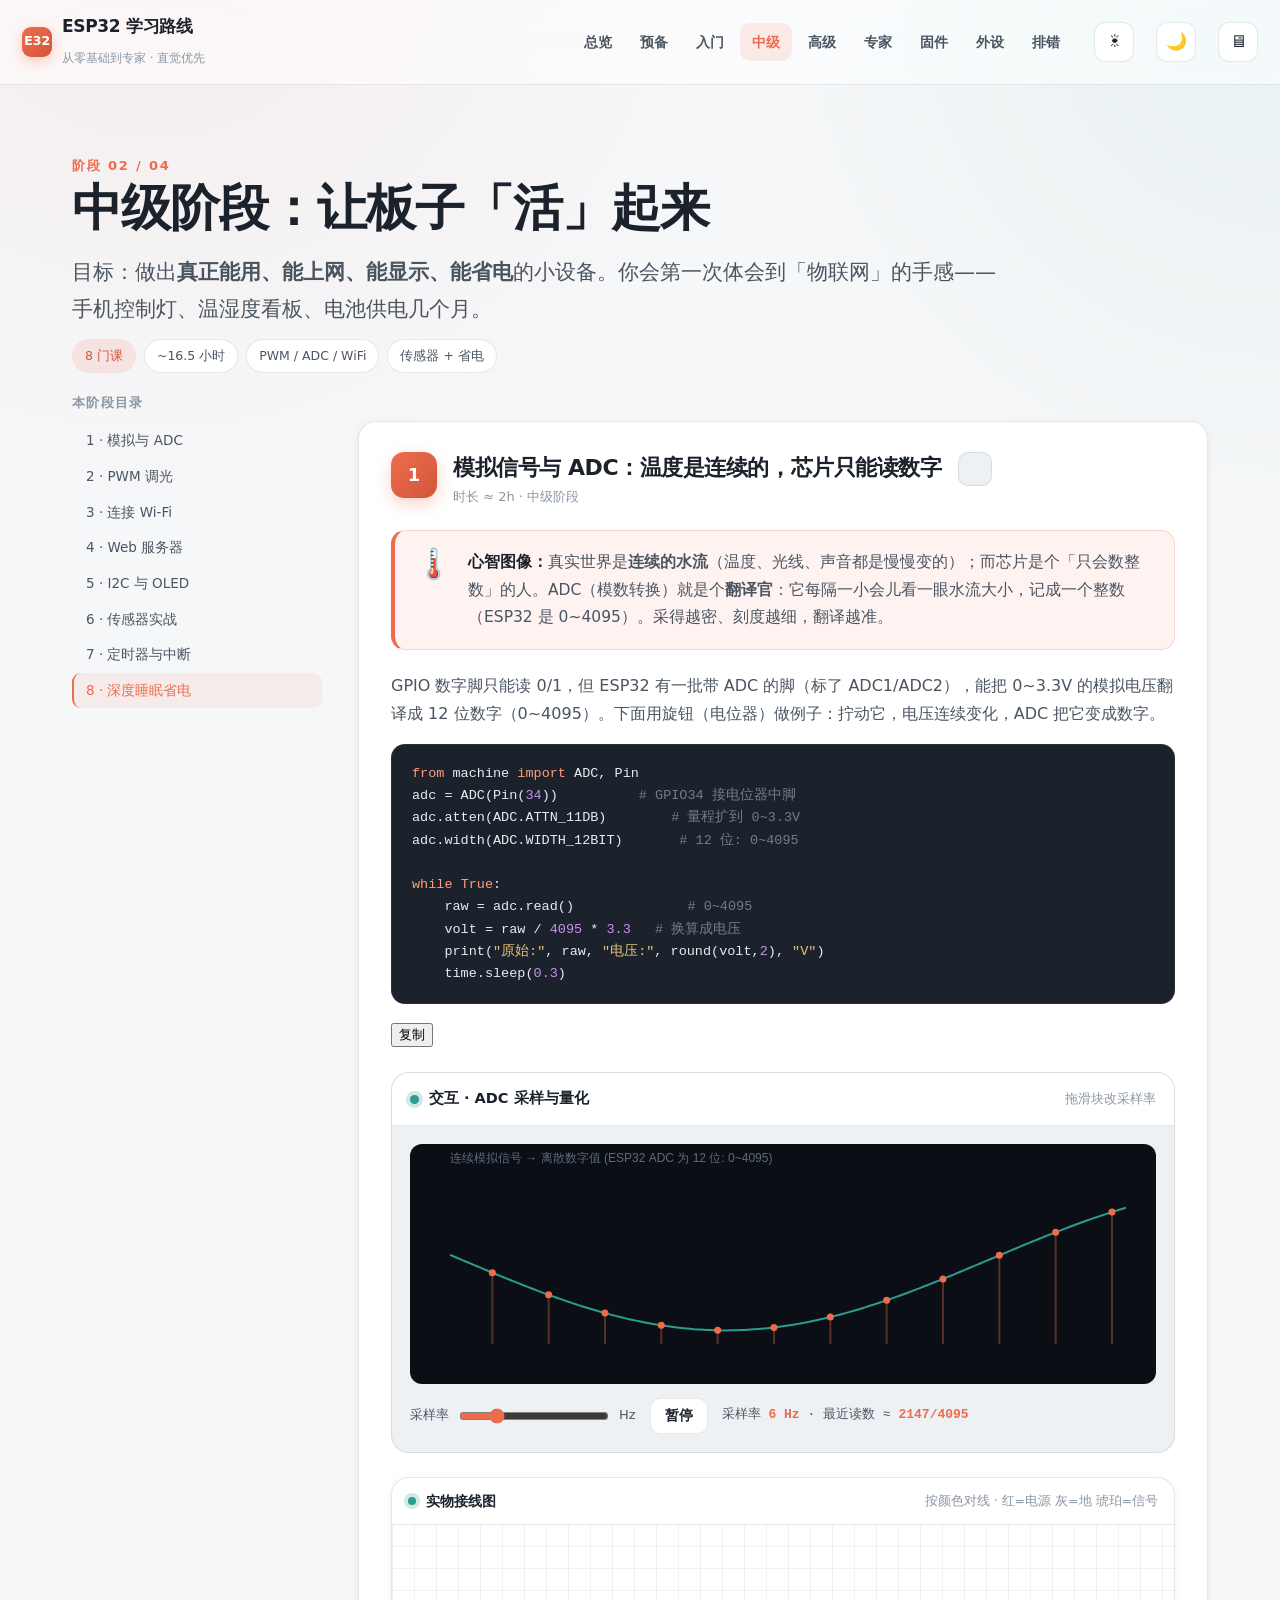
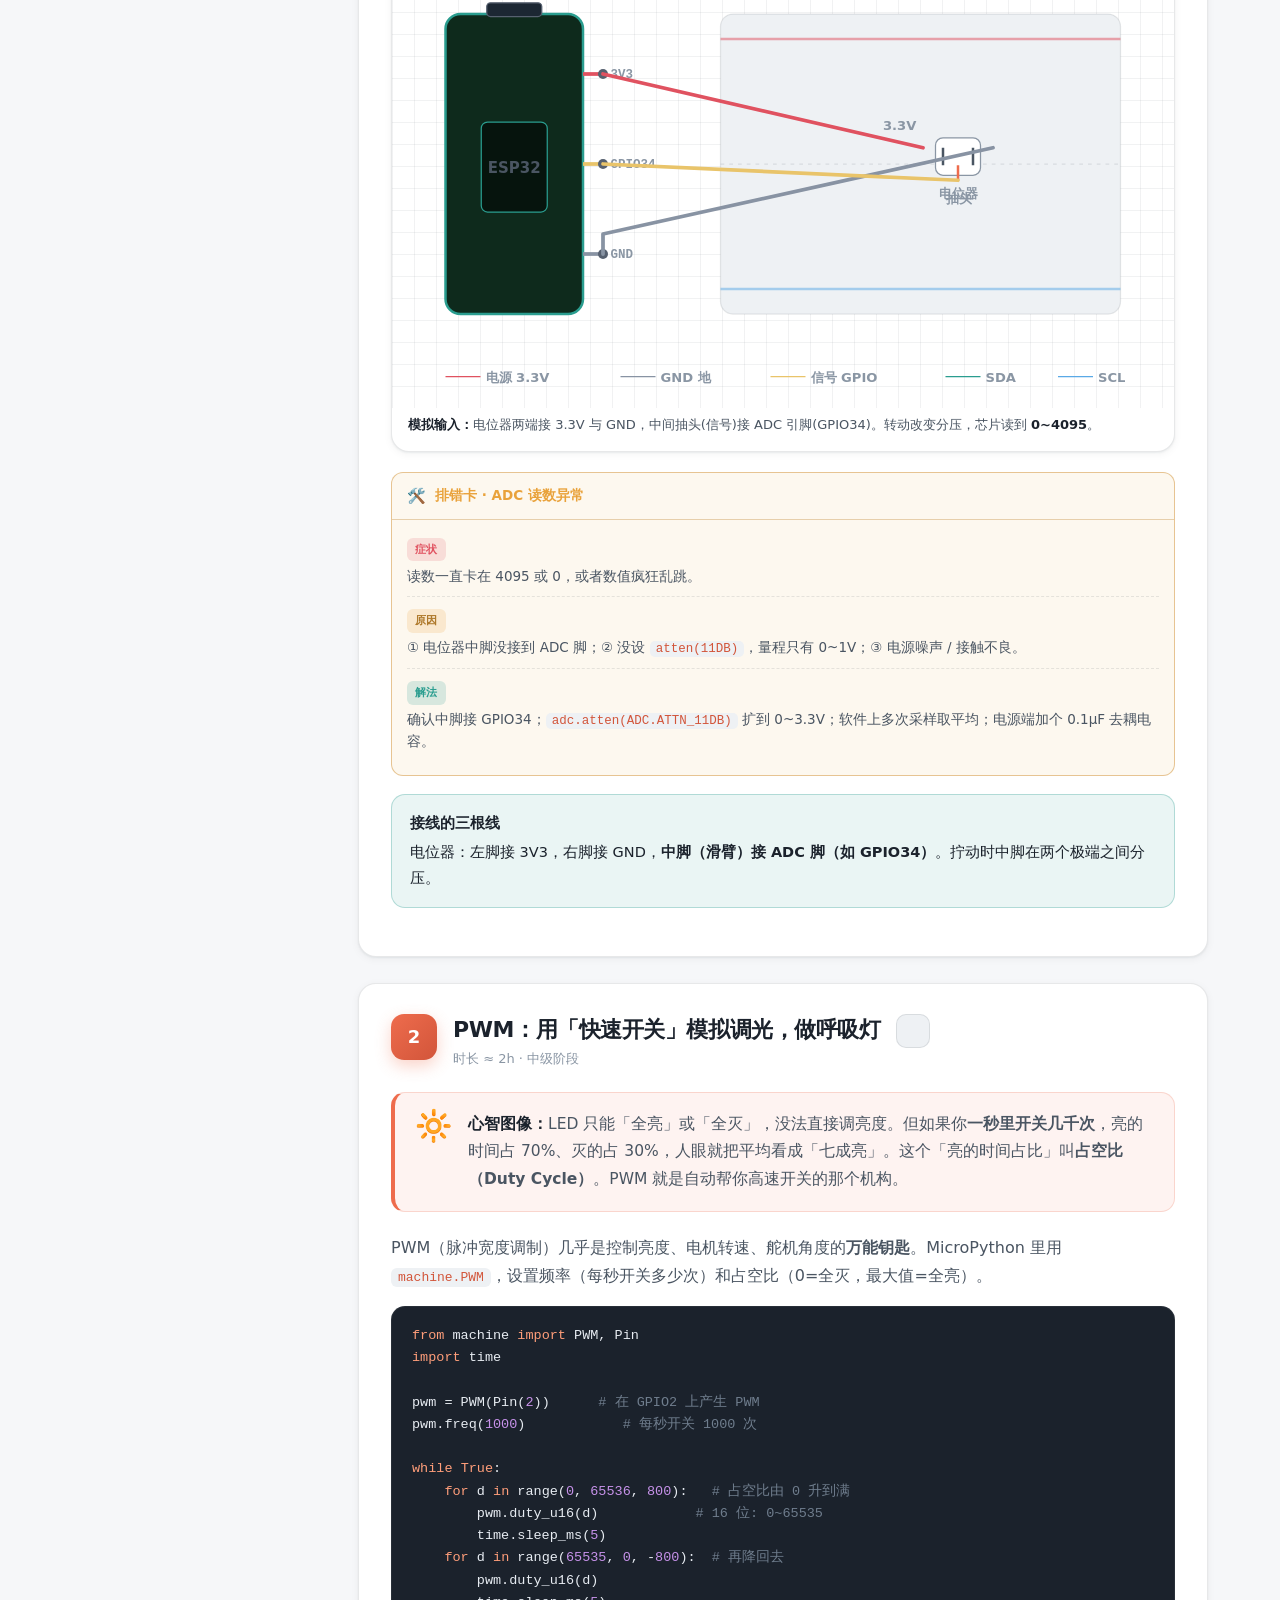
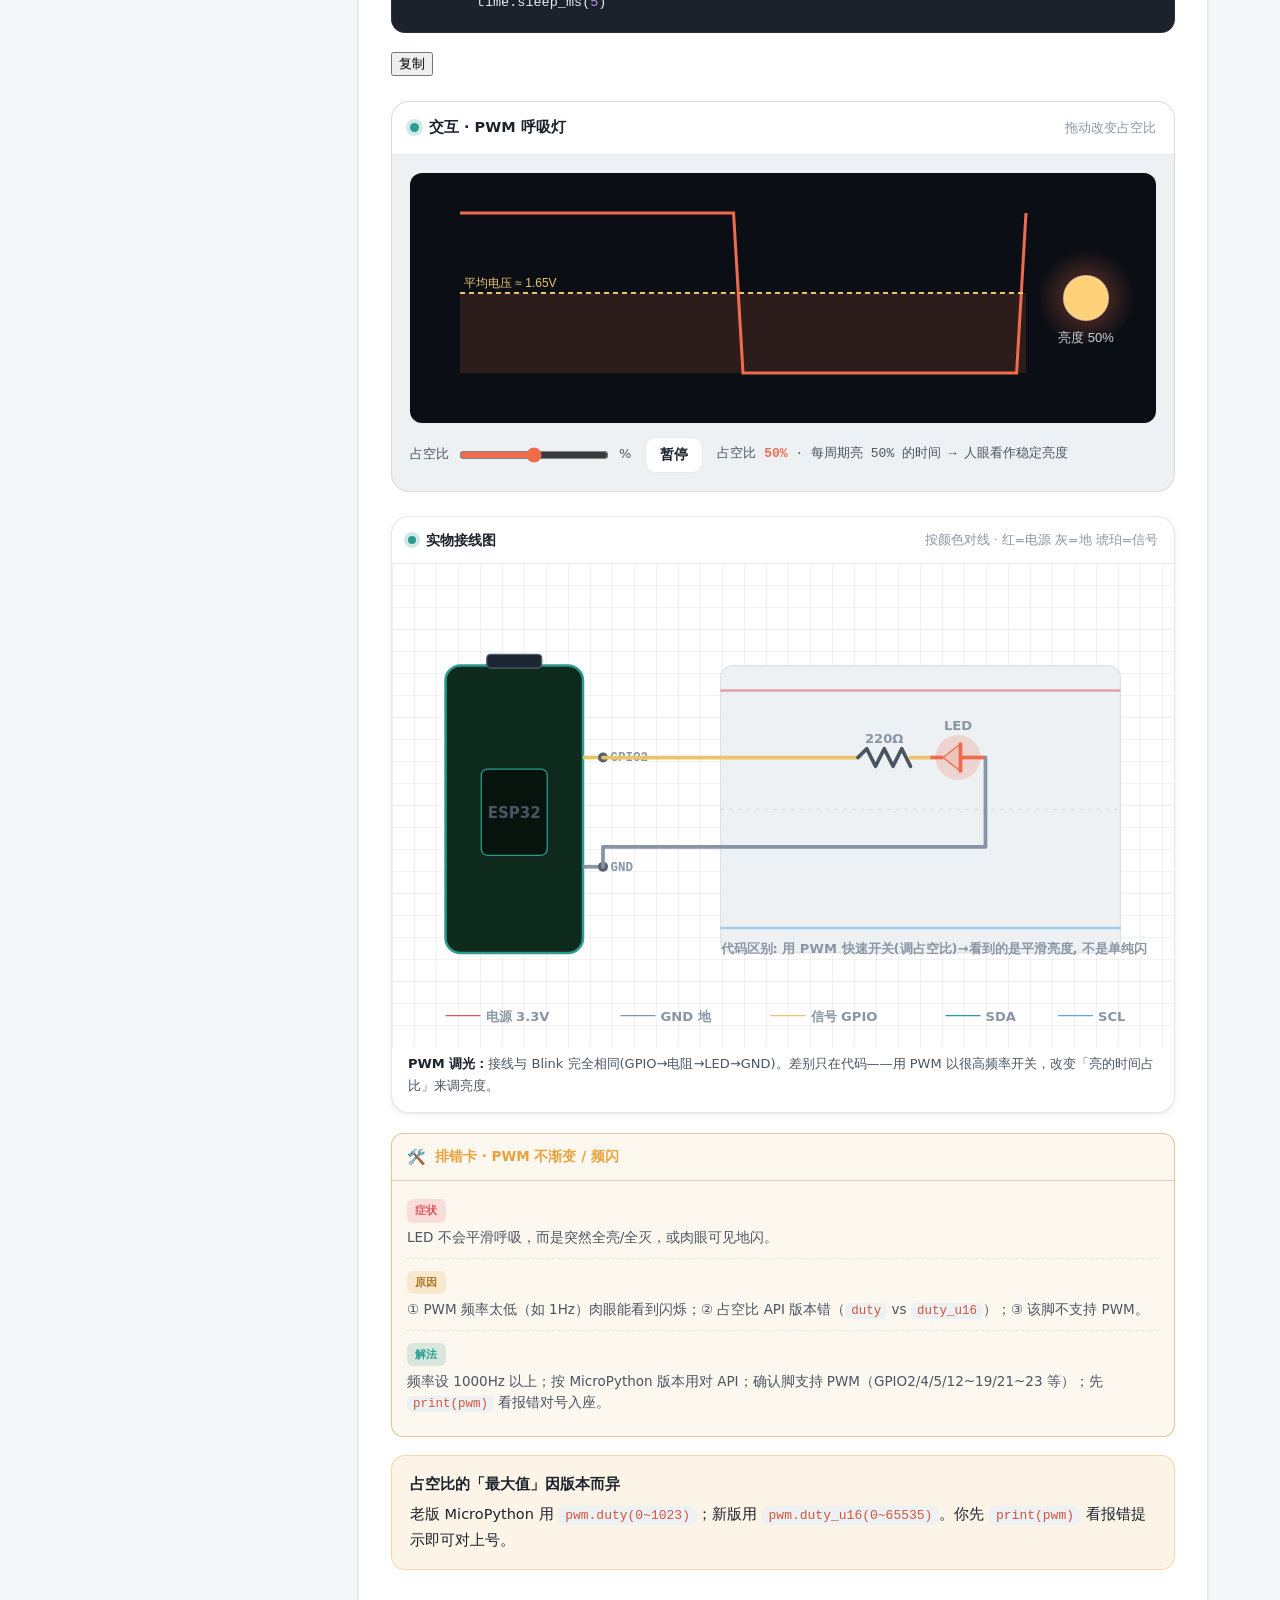
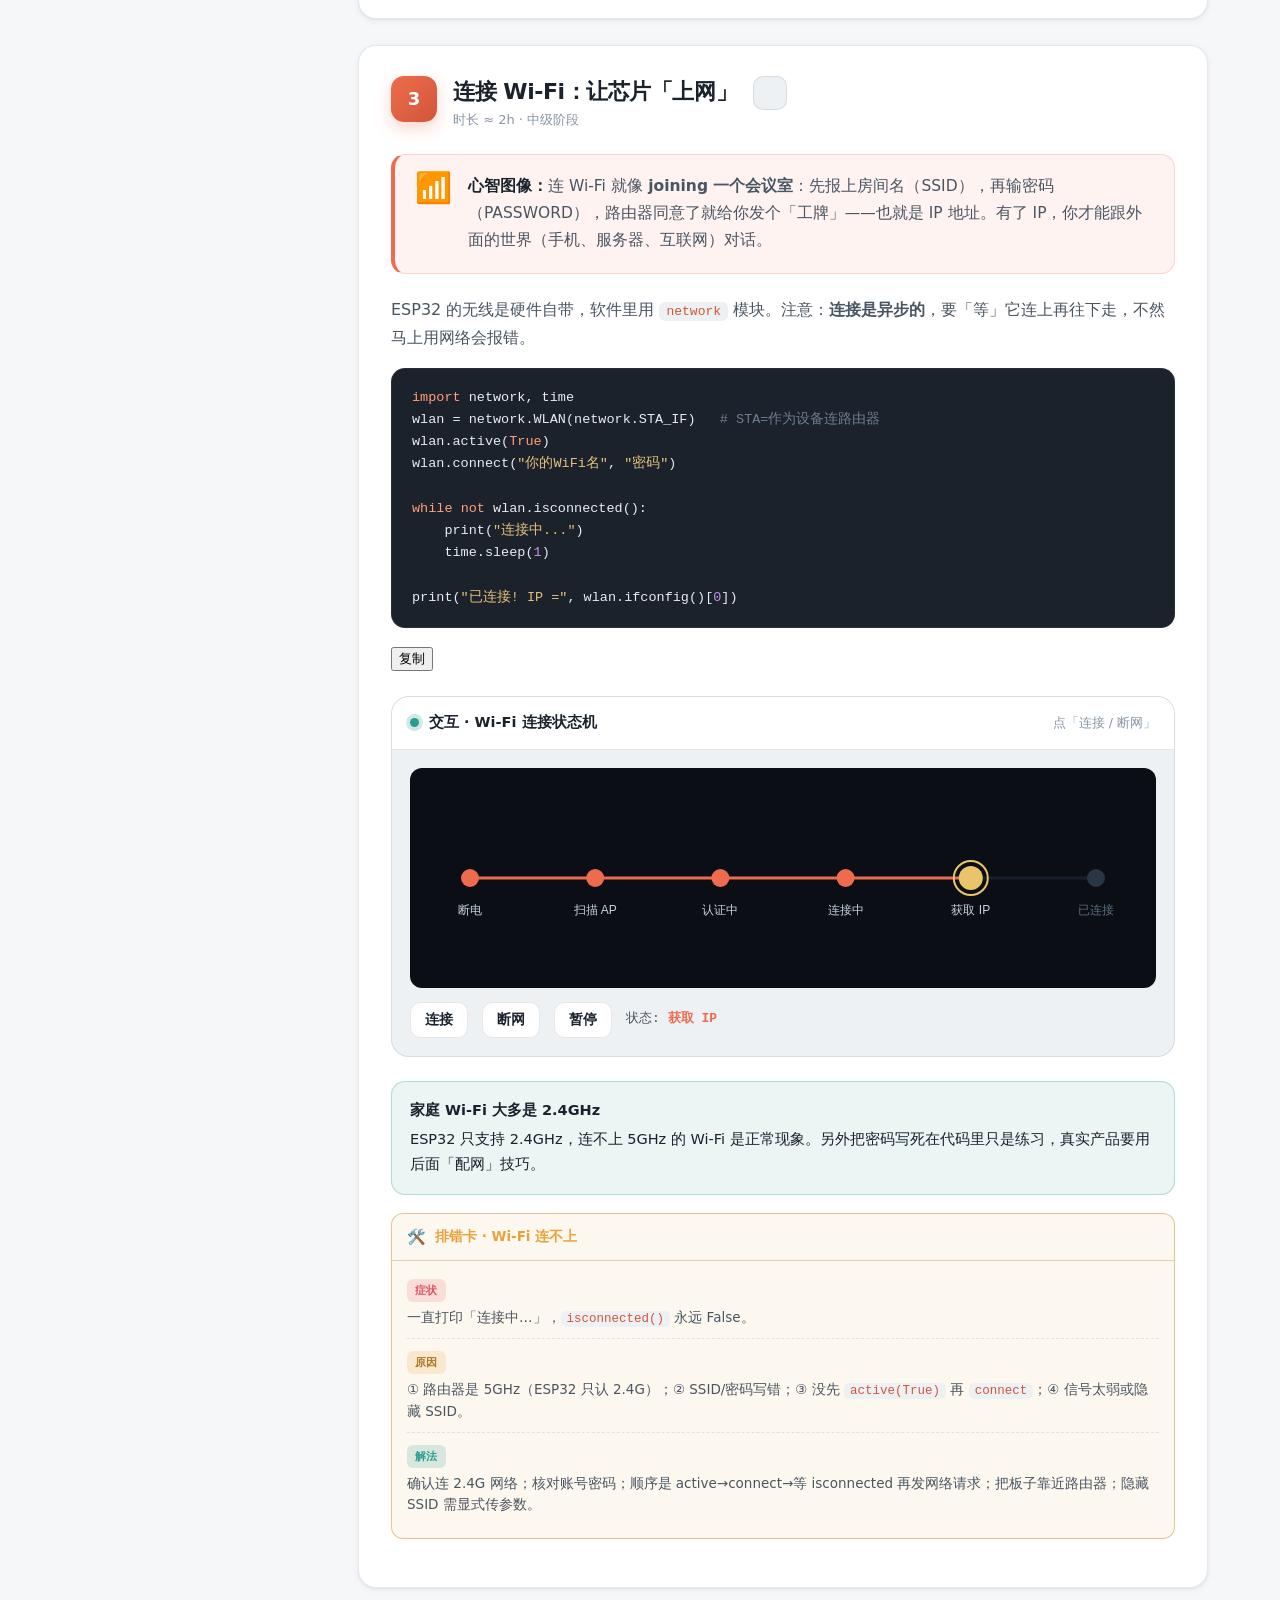
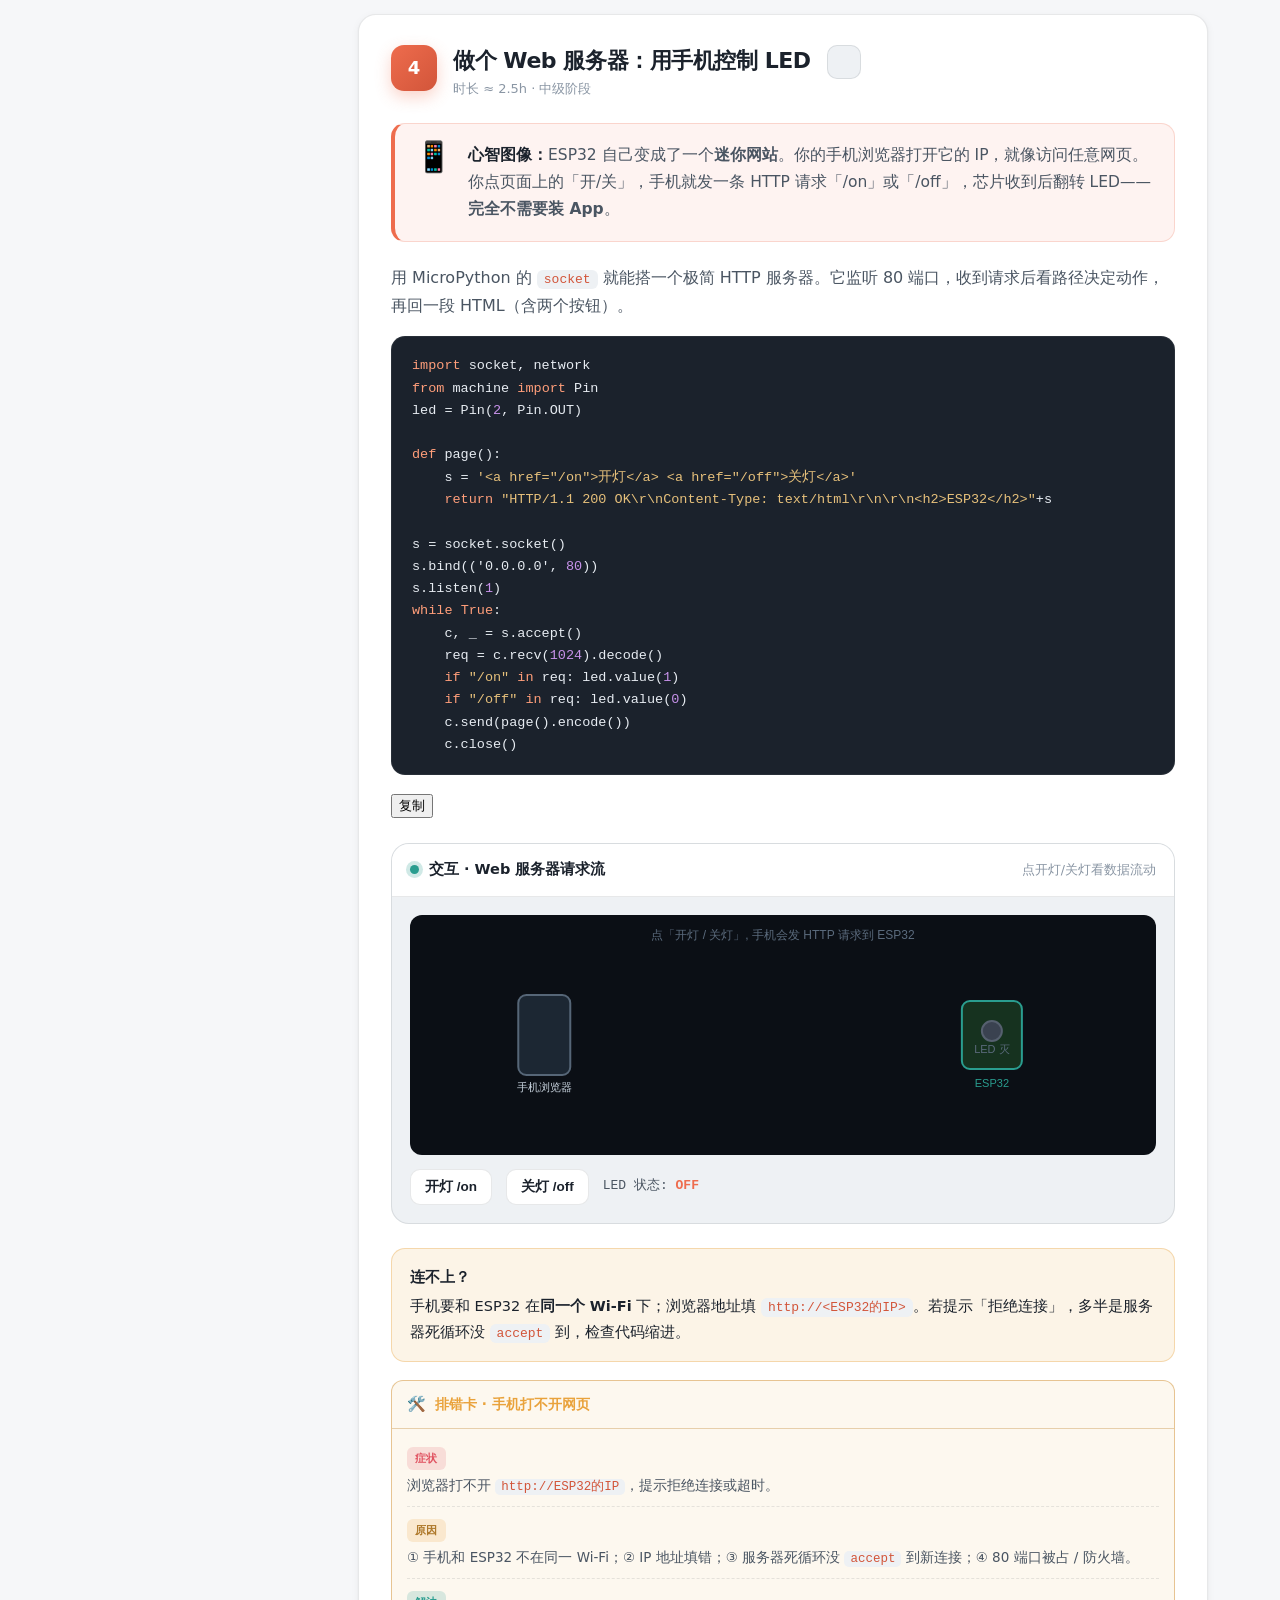
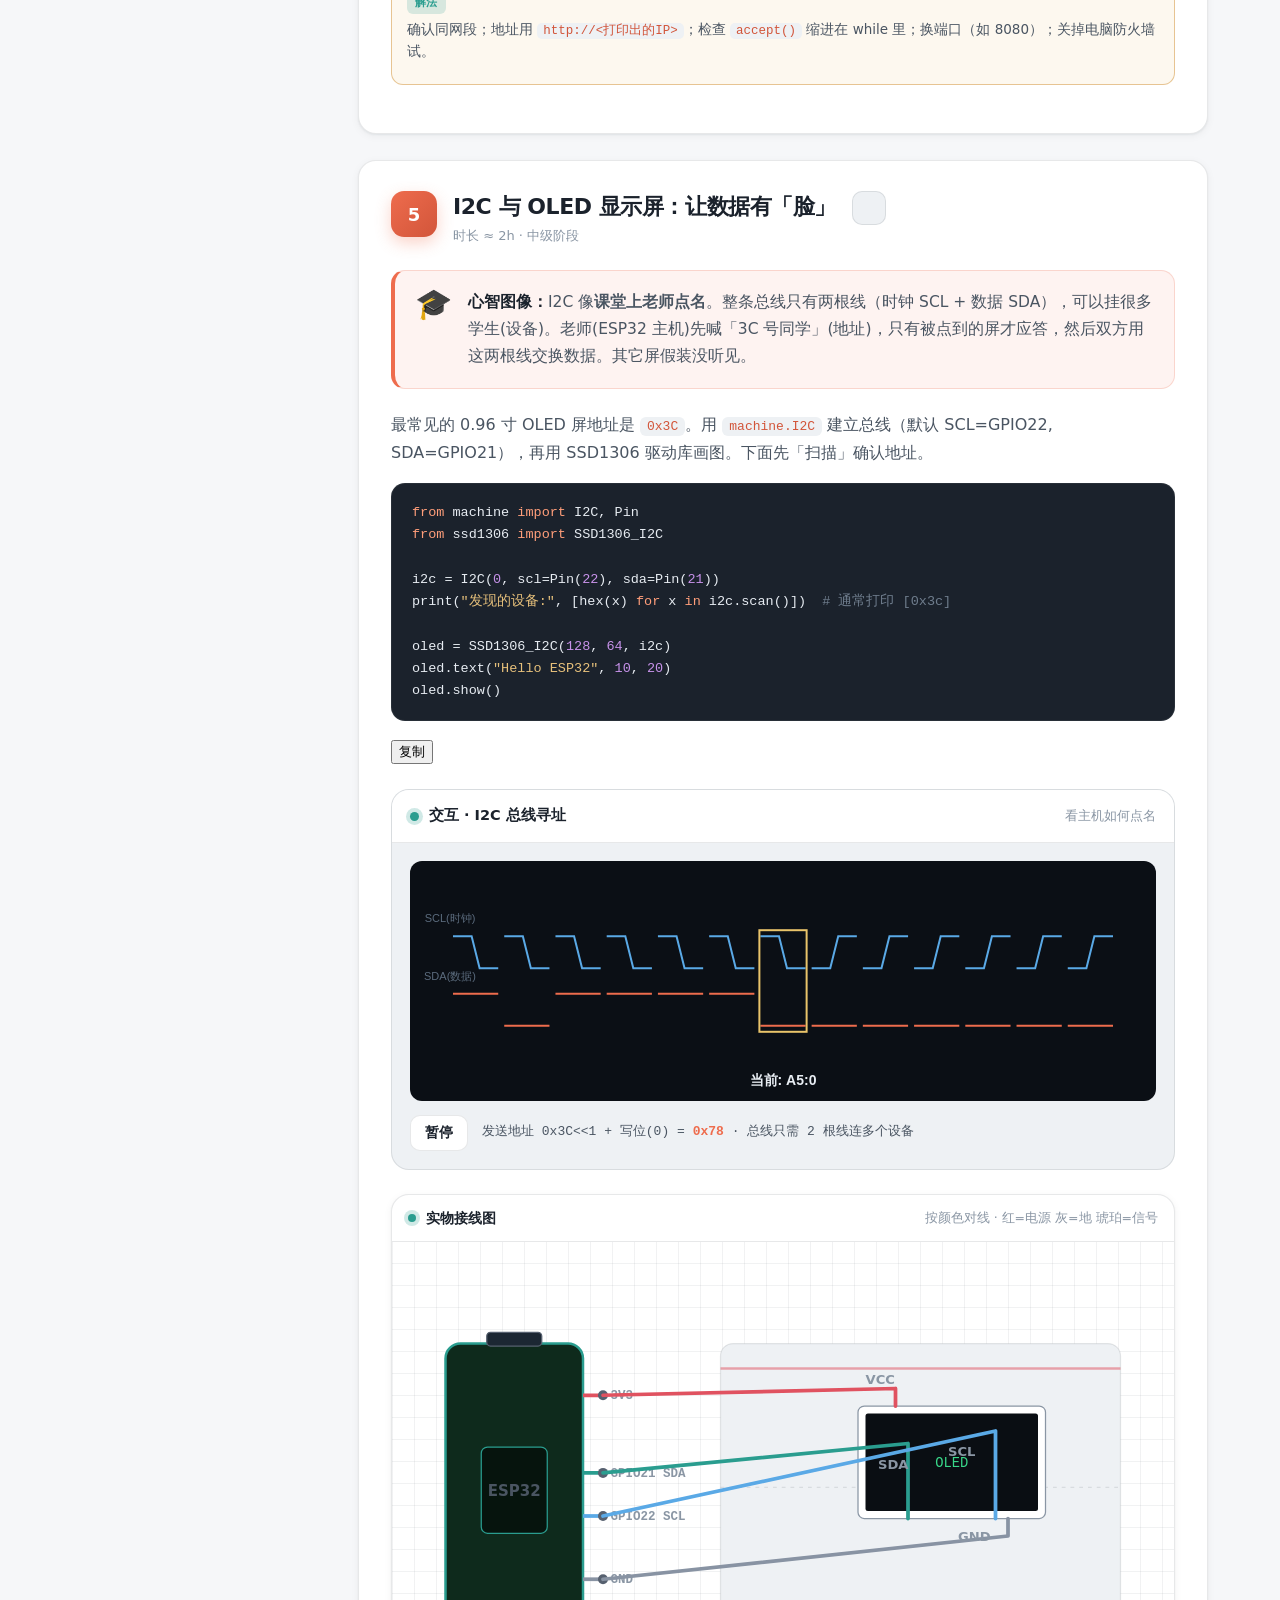
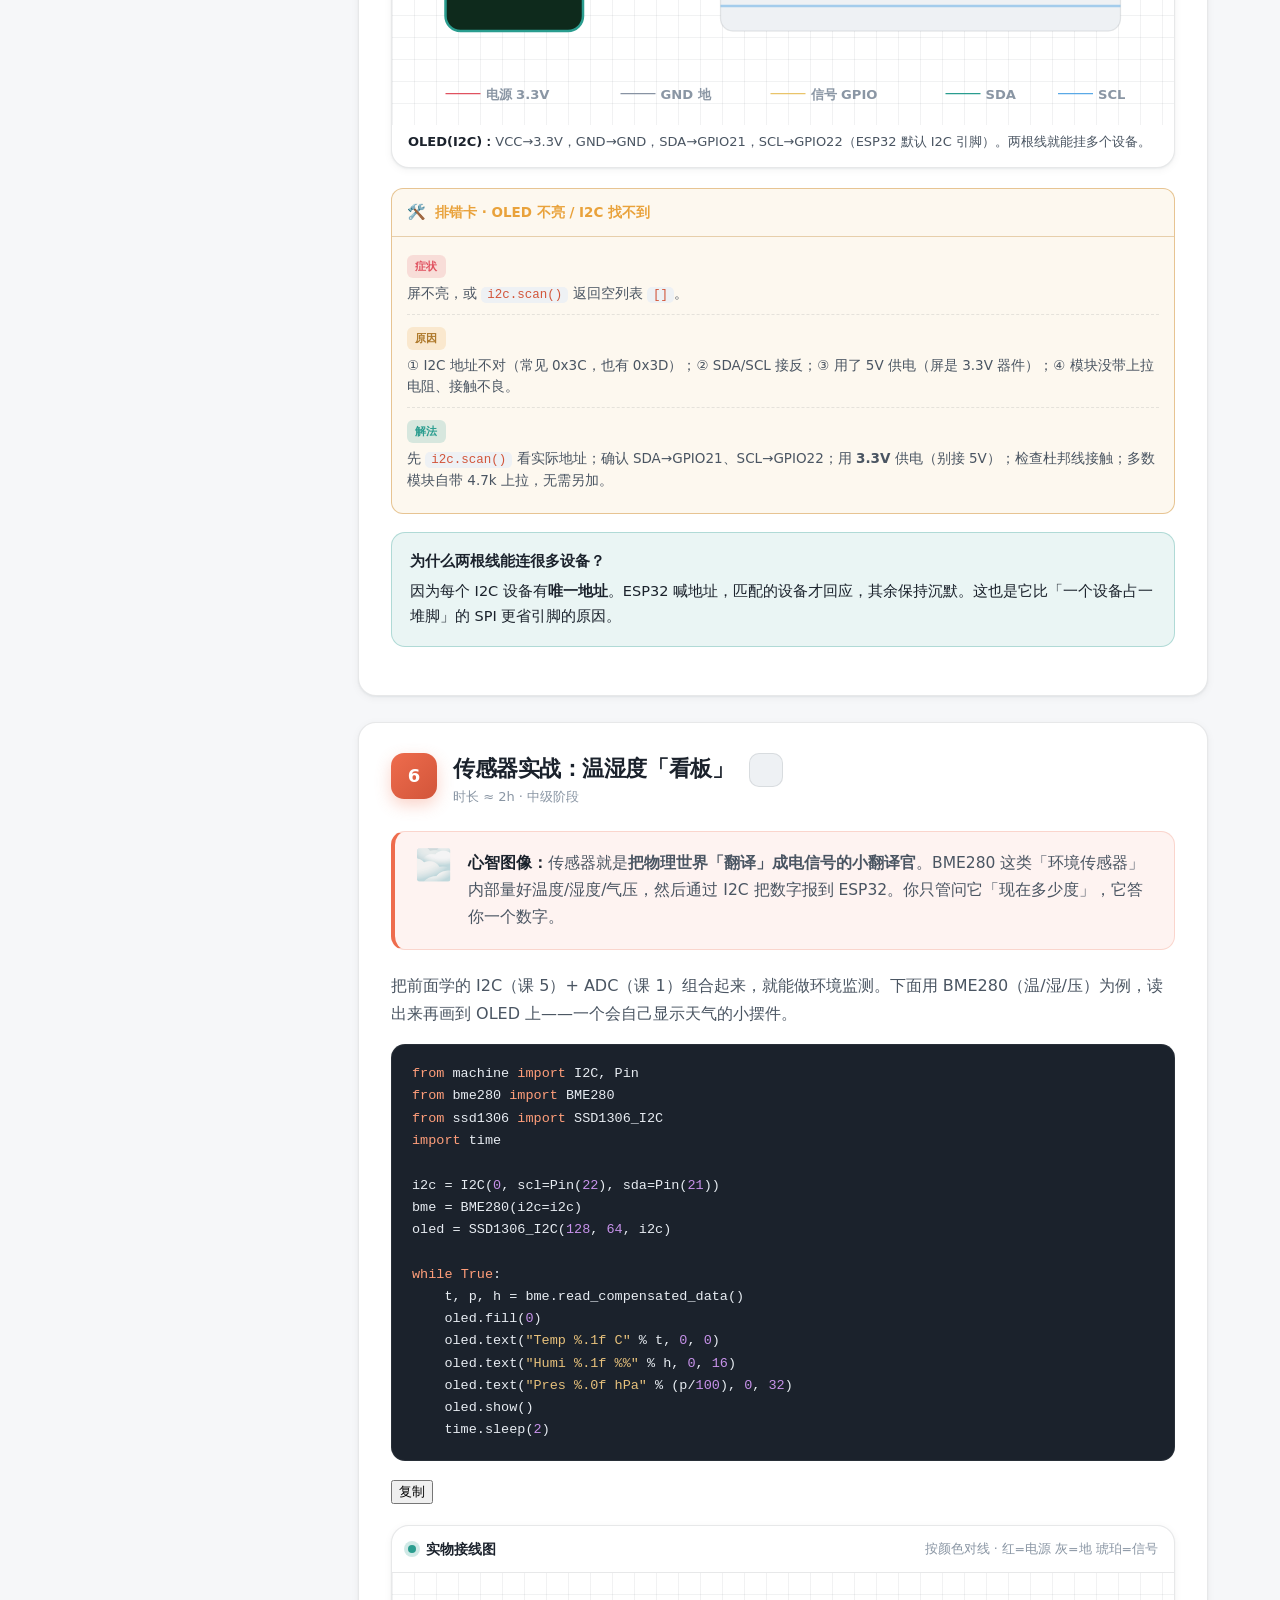
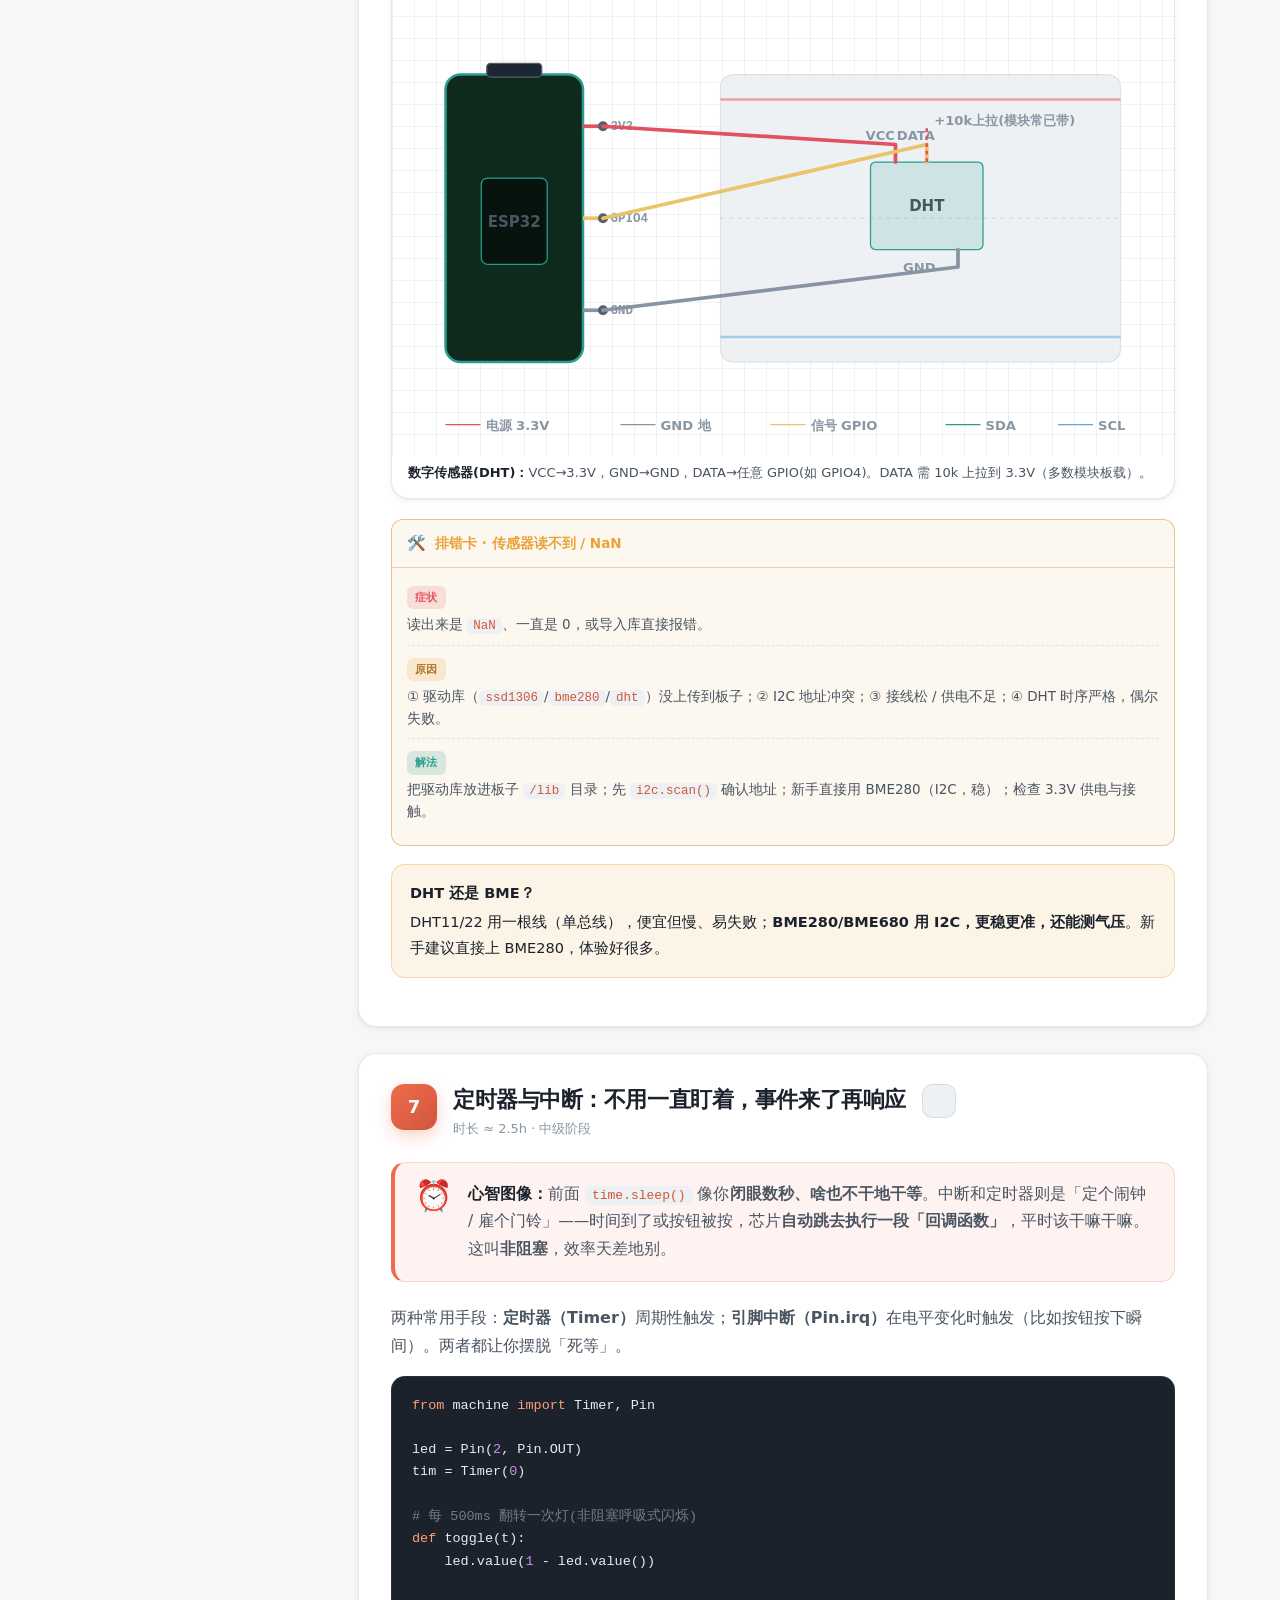
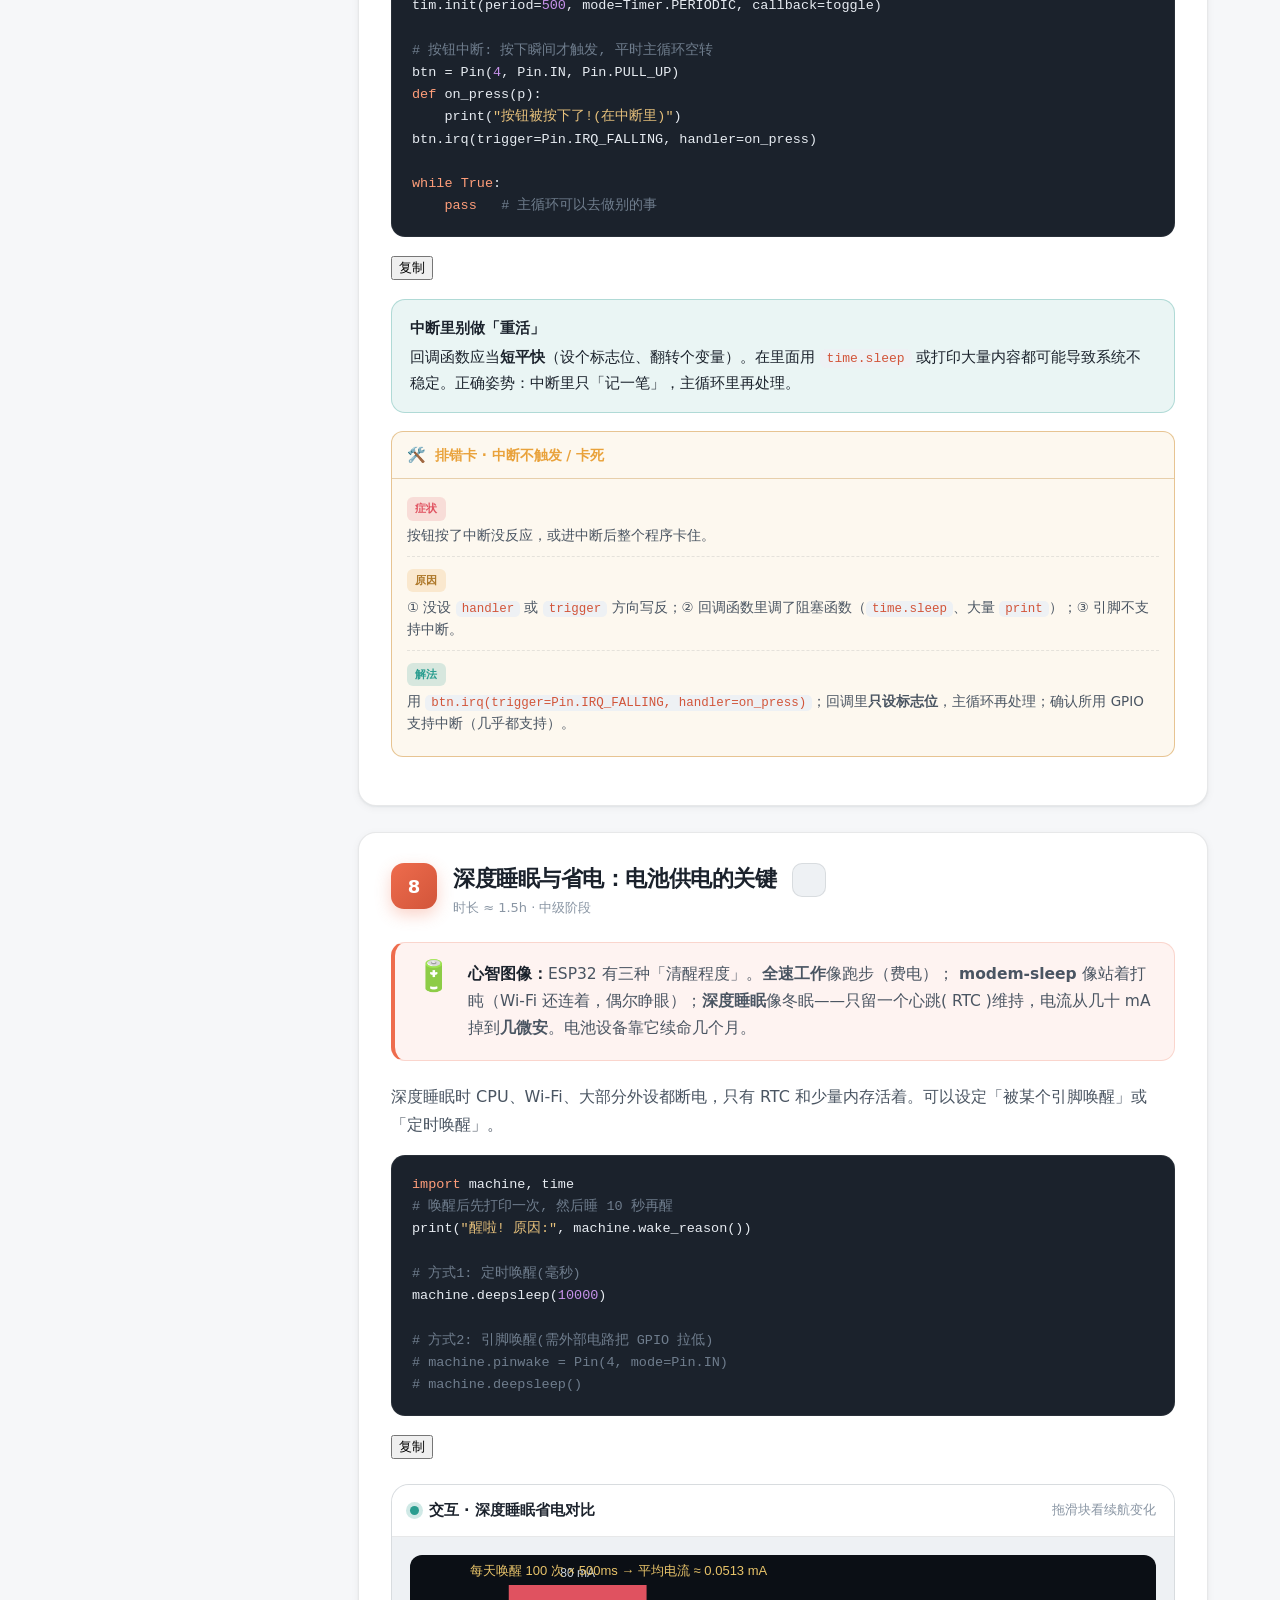
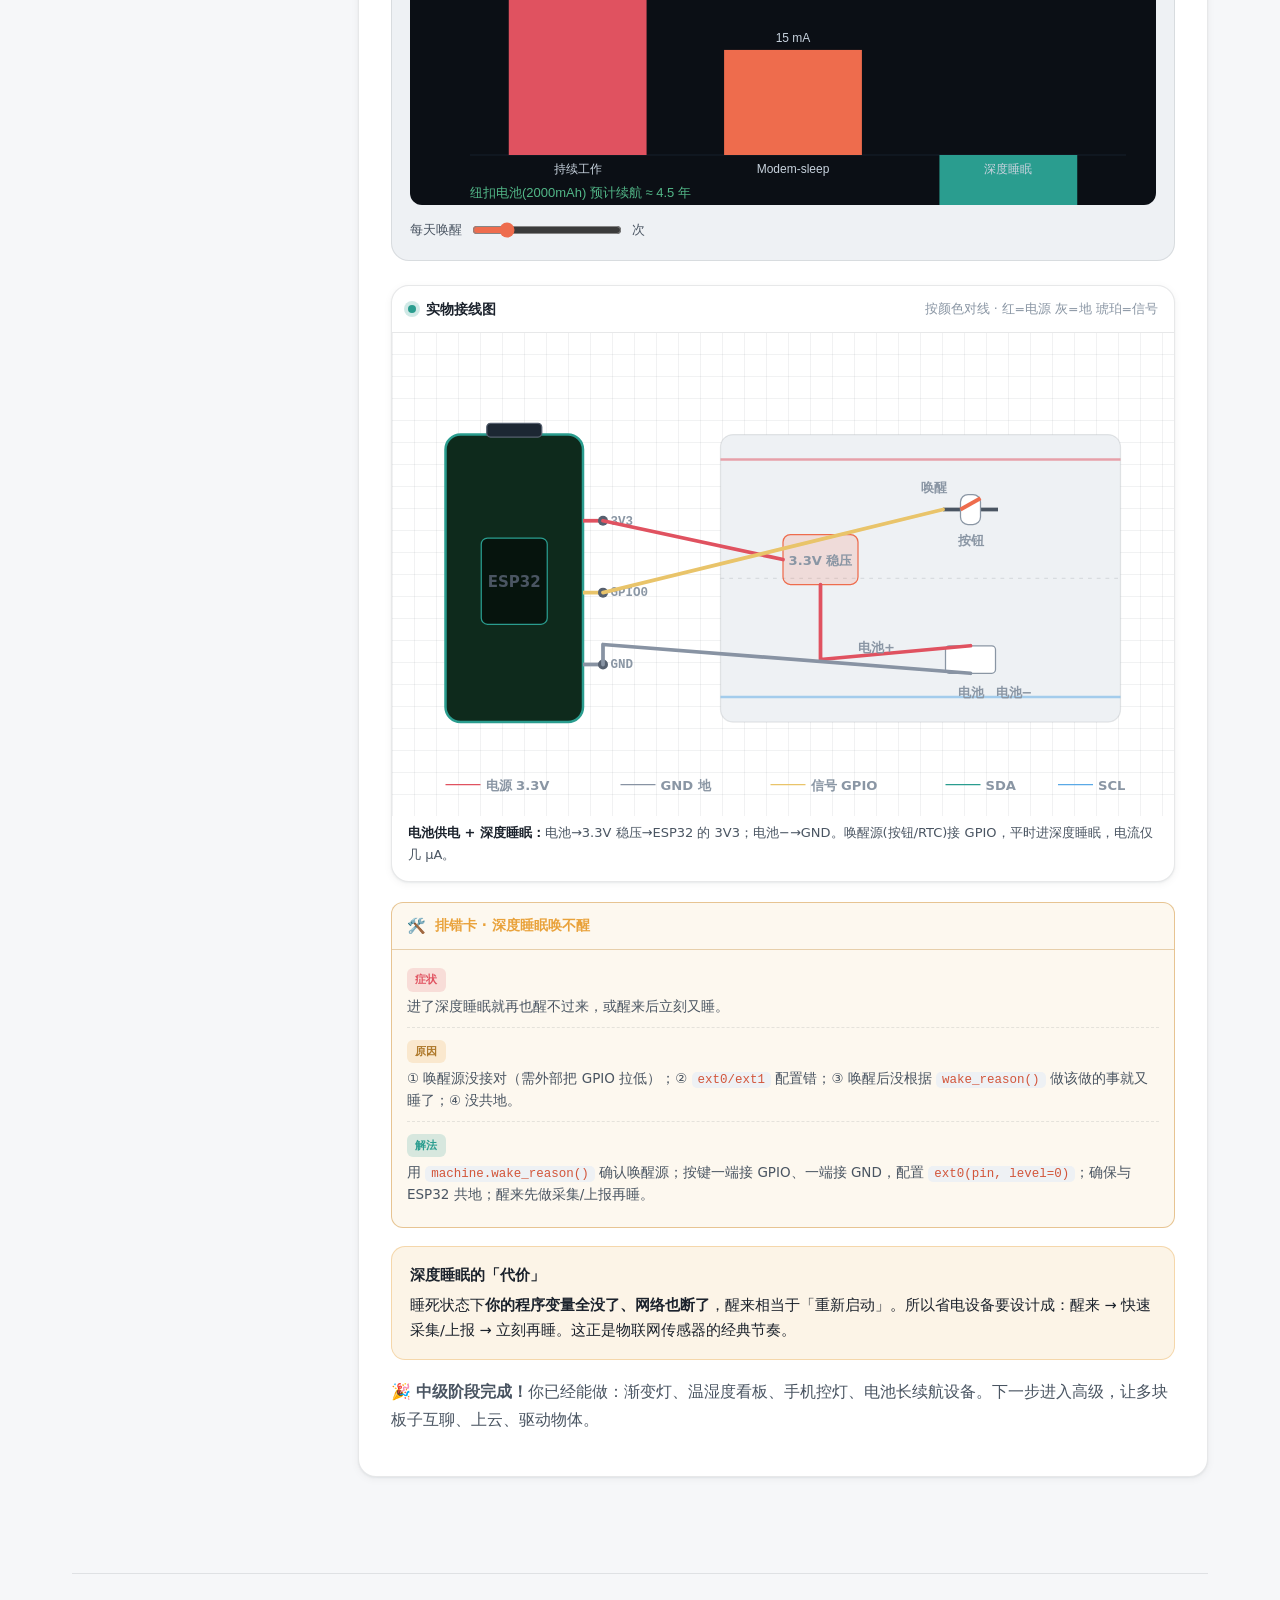
<file: stage2.html>
<!DOCTYPE html>
<html lang="zh-CN" data-theme="system">
<head>
<meta charset="UTF-8">
<meta name="viewport" content="width=device-width, initial-scale=1.0">
<title>中级阶段 · ESP32 学习路线</title>
<link rel="stylesheet" href="assets/style.css">
</head>
<body>

<header class="topbar">
  <div class="brand"><span class="logo">E32</span><div>ESP32 学习路线<br><small>从零基础到专家 · 直觉优先</small></div></div>
  <nav>
    <a href="index.html">总览</a>
    <a href="stage0.html">预备</a>
    <a href="stage1.html">入门</a>
    <a href="stage2.html" class="active">中级</a>
    <a href="stage3.html">高级</a>
    <a href="stage4.html">专家</a>
    <a href="firmware.html">固件</a>
    <a href="peripherals.html">外设</a>
    <a href="troubleshoot.html">排错</a>
  </nav>
  <button class="theme-btn" data-theme-set="light" title="亮色">☀</button>
  <button class="theme-btn" data-theme-set="dark" title="暗色">🌙</button>
  <button class="theme-btn" data-theme-set="system" title="跟随系统">🖥</button>
</header>

<main class="wrap">
  <section class="hero" style="padding:30px 0 10px;">
    <div class="eyebrow">阶段 02 / 04</div>
    <h1>中级阶段：让板子「活」起来</h1>
    <p class="lead">目标：做出<strong>真正能用、能上网、能显示、能省电</strong>的小设备。你会第一次体会到「物联网」的手感——手机控制灯、温湿度看板、电池供电几个月。</p>
    <div class="pill-row">
      <span class="pill accent">8 门课</span>
      <span class="pill">~16.5 小时</span>
      <span class="pill">PWM / ADC / WiFi</span>
      <span class="pill">传感器 + 省电</span>
    </div>
  </section>

  <div class="stage-layout">
    <aside class="toc">
      <h4>本阶段目录</h4>
      <a href="#c1">1 · 模拟与 ADC</a>
      <a href="#c2">2 · PWM 调光</a>
      <a href="#c3">3 · 连接 Wi‑Fi</a>
      <a href="#c4">4 · Web 服务器</a>
      <a href="#c5">5 · I2C 与 OLED</a>
      <a href="#c6">6 · 传感器实战</a>
      <a href="#c7">7 · 定时器与中断</a>
      <a href="#c8">8 · 深度睡眠省电</a>
    </aside>

    <div>

      <!-- 课程 1 -->
      <article class="course reveal" id="c1">
        <div class="course-head">
          <div class="course-idx">1</div>
          <div><h3>模拟信号与 ADC：温度是连续的，芯片只能读数字</h3><div class="sub">时长 ≈ 2h · 中级阶段</div></div>
          <button class="check-btn" data-course="stage2-c1" title="标记完成">✓</button>
        </div>
        <div class="mind">
          <span class="ico">🌡️</span>
          <div class="body"><b>心智图像：</b>真实世界是<strong>连续的水流</strong>（温度、光线、声音都是慢慢变的）；而芯片是个「只会数整数」的人。ADC（模数转换）就是个<strong>翻译官</strong>：它每隔一小会儿看一眼水流大小，记成一个整数（ESP32 是 0~4095）。采得越密、刻度越细，翻译越准。</div>
        </div>
        <p>GPIO 数字脚只能读 0/1，但 ESP32 有一批带 ADC 的脚（标了 ADC1/ADC2），能把 0~3.3V 的模拟电压翻译成 12 位数字（0~4095）。下面用旋钮（电位器）做例子：拧动它，电压连续变化，ADC 把它变成数字。</p>
        <pre data-copy><code><span class="kw">from</span> machine <span class="kw">import</span> ADC, Pin
adc = ADC(Pin(<span class="num">34</span>))          <span class="cm"># GPIO34 接电位器中脚</span>
adc.atten(ADC.ATTN_11DB)        <span class="cm"># 量程扩到 0~3.3V</span>
adc.width(ADC.WIDTH_12BIT)       <span class="cm"># 12 位: 0~4095</span>

<span class="kw">while</span> <span class="kw">True</span>:
    raw = adc.read()              <span class="cm"># 0~4095</span>
    volt = raw / <span class="num">4095</span> * <span class="num">3.3</span>   <span class="cm"># 换算成电压</span>
    print(<span class="str">"原始:"</span>, raw, <span class="str">"电压:"</span>, round(volt,<span class="num">2</span>), <span class="str">"V"</span>)
    time.sleep(<span class="num">0.3</span>)</code></pre>
        <div class="demo">
          <div class="demo-head"><span class="pulse"></span><b>交互 · ADC 采样与量化</b><span class="hint">拖滑块改采样率</span></div>
          <div class="demo-body">
            <canvas data-demo="adc" style="height:240px"></canvas>
            <div class="controls">
              <label>采样率 <input type="range" min="2" max="20" value="6" data-ctrl="rate"> Hz</label>
              <button class="ctrl" data-ctrl="pause">暂停</button>
              <span class="readout" data-readout></span>
            </div>
          </div>
        </div>
        <div class="wiring" data-wiring="adc"></div>
        <div class="trouble">
          <div class="t-head"><span class="ico">🛠️</span><span>排错卡 · ADC 读数异常</span></div>
          <div class="t-body">
            <div class="row"><span class="lab sym">症状</span><p>读数一直卡在 4095 或 0，或者数值疯狂乱跳。</p></div>
            <div class="row"><span class="lab cau">原因</span><p>① 电位器中脚没接到 ADC 脚；② 没设 <code>atten(11DB)</code>，量程只有 0~1V；③ 电源噪声 / 接触不良。</p></div>
            <div class="row"><span class="lab fix">解法</span><p>确认中脚接 GPIO34；<code>adc.atten(ADC.ATTN_11DB)</code> 扩到 0~3.3V；软件上多次采样取平均；电源端加个 0.1µF 去耦电容。</p></div>
          </div>
        </div>
        <div class="note info"><span class="t">接线的三根线</span>电位器：左脚接 3V3，右脚接 GND，<b>中脚（滑臂）接 ADC 脚（如 GPIO34）</b>。拧动时中脚在两个极端之间分压。</div>
      </article>

      <!-- 课程 2 -->
      <article class="course reveal" id="c2">
        <div class="course-head">
          <div class="course-idx">2</div>
          <div><h3>PWM：用「快速开关」模拟调光，做呼吸灯</h3><div class="sub">时长 ≈ 2h · 中级阶段</div></div>
          <button class="check-btn" data-course="stage2-c2" title="标记完成">✓</button>
        </div>
        <div class="mind">
          <span class="ico">🔆</span>
          <div class="body"><b>心智图像：</b>LED 只能「全亮」或「全灭」，没法直接调亮度。但如果你<strong>一秒里开关几千次</strong>，亮的时间占 70%、灭的占 30%，人眼就把平均看成「七成亮」。这个「亮的时间占比」叫<strong>占空比（Duty Cycle）</strong>。PWM 就是自动帮你高速开关的那个机构。</div>
        </div>
        <p>PWM（脉冲宽度调制）几乎是控制亮度、电机转速、舵机角度的<strong>万能钥匙</strong>。MicroPython 里用 <code>machine.PWM</code>，设置频率（每秒开关多少次）和占空比（0=全灭，最大值=全亮）。</p>
        <pre data-copy><code><span class="kw">from</span> machine <span class="kw">import</span> PWM, Pin
<span class="kw">import</span> time

pwm = PWM(Pin(<span class="num">2</span>))      <span class="cm"># 在 GPIO2 上产生 PWM</span>
pwm.freq(<span class="num">1000</span>)            <span class="cm"># 每秒开关 1000 次</span>

<span class="kw">while</span> <span class="kw">True</span>:
    <span class="kw">for</span> d <span class="kw">in</span> range(<span class="num">0</span>, <span class="num">65536</span>, <span class="num">800</span>):   <span class="cm"># 占空比由 0 升到满</span>
        pwm.duty_u16(d)            <span class="cm"># 16 位: 0~65535</span>
        time.sleep_ms(<span class="num">5</span>)
    <span class="kw">for</span> d <span class="kw">in</span> range(<span class="num">65535</span>, <span class="num">0</span>, -<span class="num">800</span>):  <span class="cm"># 再降回去</span>
        pwm.duty_u16(d)
        time.sleep_ms(<span class="num">5</span>)</code></pre>
        <div class="demo">
          <div class="demo-head"><span class="pulse"></span><b>交互 · PWM 呼吸灯</b><span class="hint">拖动改变占空比</span></div>
          <div class="demo-body">
            <canvas data-demo="pwm" style="height:250px"></canvas>
            <div class="controls">
              <label>占空比 <input type="range" min="0" max="100" value="50" data-ctrl="duty"> %</label>
              <button class="ctrl" data-ctrl="pause">暂停</button>
              <span class="readout" data-readout></span>
            </div>
          </div>
        </div>
        <div class="wiring" data-wiring="pwm"></div>
        <div class="trouble">
          <div class="t-head"><span class="ico">🛠️</span><span>排错卡 · PWM 不渐变 / 频闪</span></div>
          <div class="t-body">
            <div class="row"><span class="lab sym">症状</span><p>LED 不会平滑呼吸，而是突然全亮/全灭，或肉眼可见地闪。</p></div>
            <div class="row"><span class="lab cau">原因</span><p>① PWM 频率太低（如 1Hz）肉眼能看到闪烁；② 占空比 API 版本错（<code>duty</code> vs <code>duty_u16</code>）；③ 该脚不支持 PWM。</p></div>
            <div class="row"><span class="lab fix">解法</span><p>频率设 1000Hz 以上；按 MicroPython 版本用对 API；确认脚支持 PWM（GPIO2/4/5/12~19/21~23 等）；先 <code>print(pwm)</code> 看报错对号入座。</p></div>
          </div>
        </div>
        <div class="note warn"><span class="t">占空比的「最大值」因版本而异</span>老版 MicroPython 用 <code>pwm.duty(0~1023)</code>；新版用 <code>pwm.duty_u16(0~65535)</code>。你先 <code>print(pwm)</code> 看报错提示即可对上号。</div>
      </article>

      <!-- 课程 3 -->
      <article class="course reveal" id="c3">
        <div class="course-head">
          <div class="course-idx">3</div>
          <div><h3>连接 Wi‑Fi：让芯片「上网」</h3><div class="sub">时长 ≈ 2h · 中级阶段</div></div>
          <button class="check-btn" data-course="stage2-c3" title="标记完成">✓</button>
        </div>
        <div class="mind">
          <span class="ico">📶</span>
          <div class="body"><b>心智图像：</b>连 Wi‑Fi 就像<strong> joining 一个会议室</strong>：先报上房间名（SSID），再输密码（PASSWORD），路由器同意了就给你发个「工牌」——也就是 IP 地址。有了 IP，你才能跟外面的世界（手机、服务器、互联网）对话。</div>
        </div>
        <p>ESP32 的无线是硬件自带，软件里用 <code>network</code> 模块。注意：<strong>连接是异步的</strong>，要「等」它连上再往下走，不然马上用网络会报错。</p>
        <pre data-copy><code><span class="kw">import</span> network, time
wlan = network.WLAN(network.STA_IF)   <span class="cm"># STA=作为设备连路由器</span>
wlan.active(<span class="kw">True</span>)
wlan.connect(<span class="str">"你的WiFi名"</span>, <span class="str">"密码"</span>)

<span class="kw">while</span> <span class="kw">not</span> wlan.isconnected():
    print(<span class="str">"连接中..."</span>)
    time.sleep(<span class="num">1</span>)

print(<span class="str">"已连接! IP ="</span>, wlan.ifconfig()[<span class="num">0</span>])</code></pre>
        <div class="demo">
          <div class="demo-head"><span class="pulse"></span><b>交互 · Wi‑Fi 连接状态机</b><span class="hint">点「连接 / 断网」</span></div>
          <div class="demo-body">
            <canvas data-demo="wifiState" style="height:220px"></canvas>
            <div class="controls">
              <button class="ctrl" data-ctrl="connect">连接</button>
              <button class="ctrl" data-ctrl="loss">断网</button>
              <button class="ctrl" data-ctrl="pause">暂停</button>
              <span class="readout" data-readout></span>
            </div>
          </div>
        </div>
        <div class="note info"><span class="t">家庭 Wi‑Fi 大多是 2.4GHz</span>ESP32 只支持 2.4GHz，连不上 5GHz 的 Wi‑Fi 是正常现象。另外把密码写死在代码里只是练习，真实产品要用后面「配网」技巧。</div>
        <div class="trouble">
          <div class="t-head"><span class="ico">🛠️</span><span>排错卡 · Wi‑Fi 连不上</span></div>
          <div class="t-body">
            <div class="row"><span class="lab sym">症状</span><p>一直打印「连接中…」，<code>isconnected()</code> 永远 False。</p></div>
            <div class="row"><span class="lab cau">原因</span><p>① 路由器是 5GHz（ESP32 只认 2.4G）；② SSID/密码写错；③ 没先 <code>active(True)</code> 再 <code>connect</code>；④ 信号太弱或隐藏 SSID。</p></div>
            <div class="row"><span class="lab fix">解法</span><p>确认连 2.4G 网络；核对账号密码；顺序是 active→connect→等 isconnected 再发网络请求；把板子靠近路由器；隐藏 SSID 需显式传参数。</p></div>
          </div>
        </div>
      </article>

      <!-- 课程 4 -->
      <article class="course reveal" id="c4">
        <div class="course-head">
          <div class="course-idx">4</div>
          <div><h3>做个 Web 服务器：用手机控制 LED</h3><div class="sub">时长 ≈ 2.5h · 中级阶段</div></div>
          <button class="check-btn" data-course="stage2-c4" title="标记完成">✓</button>
        </div>
        <div class="mind">
          <span class="ico">📱</span>
          <div class="body"><b>心智图像：</b>ESP32 自己变成了一个<strong>迷你网站</strong>。你的手机浏览器打开它的 IP，就像访问任意网页。你点页面上的「开/关」，手机就发一条 HTTP 请求「/on」或「/off」，芯片收到后翻转 LED——<strong>完全不需要装 App</strong>。</div>
        </div>
        <p>用 MicroPython 的 <code>socket</code> 就能搭一个极简 HTTP 服务器。它监听 80 端口，收到请求后看路径决定动作，再回一段 HTML（含两个按钮）。</p>
        <pre data-copy><code><span class="kw">import</span> socket, network
<span class="kw">from</span> machine <span class="kw">import</span> Pin
led = Pin(<span class="num">2</span>, Pin.OUT)

<span class="kw">def</span> page():
    s = <span class="str">'&lt;a href="/on"&gt;开灯&lt;/a&gt; &lt;a href="/off"&gt;关灯&lt;/a&gt;'</span>
    <span class="kw">return</span> <span class="str">"HTTP/1.1 200 OK\r\nContent-Type: text/html\r\n\r\n&lt;h2&gt;ESP32&lt;/h2&gt;"</span>+s

s = socket.socket()
s.bind(('0.0.0.0', <span class="num">80</span>))
s.listen(<span class="num">1</span>)
<span class="kw">while</span> <span class="kw">True</span>:
    c, _ = s.accept()
    req = c.recv(<span class="num">1024</span>).decode()
    <span class="kw">if</span> <span class="str">"/on"</span> <span class="kw">in</span> req: led.value(<span class="num">1</span>)
    <span class="kw">if</span> <span class="str">"/off"</span> <span class="kw">in</span> req: led.value(<span class="num">0</span>)
    c.send(page().encode())
    c.close()</code></pre>
        <div class="demo">
          <div class="demo-head"><span class="pulse"></span><b>交互 · Web 服务器请求流</b><span class="hint">点开灯/关灯看数据流动</span></div>
          <div class="demo-body">
            <canvas data-demo="webServer" style="height:240px"></canvas>
            <div class="controls">
              <button class="ctrl" data-ctrl="on">开灯 /on</button>
              <button class="ctrl" data-ctrl="off">关灯 /off</button>
              <span class="readout" data-readout></span>
            </div>
          </div>
        </div>
        <div class="note warn"><span class="t">连不上？</span>手机要和 ESP32 在<strong>同一个 Wi‑Fi</strong> 下；浏览器地址填 <code>http://&lt;ESP32的IP&gt;</code>。若提示「拒绝连接」，多半是服务器死循环没 <code>accept</code> 到，检查代码缩进。</div>
        <div class="trouble">
          <div class="t-head"><span class="ico">🛠️</span><span>排错卡 · 手机打不开网页</span></div>
          <div class="t-body">
            <div class="row"><span class="lab sym">症状</span><p>浏览器打不开 <code>http://ESP32的IP</code>，提示拒绝连接或超时。</p></div>
            <div class="row"><span class="lab cau">原因</span><p>① 手机和 ESP32 不在同一 Wi‑Fi；② IP 地址填错；③ 服务器死循环没 <code>accept</code> 到新连接；④ 80 端口被占 / 防火墙。</p></div>
            <div class="row"><span class="lab fix">解法</span><p>确认同网段；地址用 <code>http://&lt;打印出的IP&gt;</code>；检查 <code>accept()</code> 缩进在 while 里；换端口（如 8080）；关掉电脑防火墙试。</p></div>
          </div>
        </div>
      </article>

      <!-- 课程 5 -->
      <article class="course reveal" id="c5">
        <div class="course-head">
          <div class="course-idx">5</div>
          <div><h3>I2C 与 OLED 显示屏：让数据有「脸」</h3><div class="sub">时长 ≈ 2h · 中级阶段</div></div>
          <button class="check-btn" data-course="stage2-c5" title="标记完成">✓</button>
        </div>
        <div class="mind">
          <span class="ico">🎓</span>
          <div class="body"><b>心智图像：</b>I2C 像<strong>课堂上老师点名</strong>。整条总线只有两根线（时钟 SCL + 数据 SDA），可以挂很多学生(设备)。老师(ESP32 主机)先喊「3C 号同学」(地址)，只有被点到的屏才应答，然后双方用这两根线交换数据。其它屏假装没听见。</div>
        </div>
        <p>最常见的 0.96 寸 OLED 屏地址是 <code>0x3C</code>。用 <code>machine.I2C</code> 建立总线（默认 SCL=GPIO22, SDA=GPIO21），再用 SSD1306 驱动库画图。下面先「扫描」确认地址。</p>
        <pre data-copy><code><span class="kw">from</span> machine <span class="kw">import</span> I2C, Pin
<span class="kw">from</span> ssd1306 <span class="kw">import</span> SSD1306_I2C

i2c = I2C(<span class="num">0</span>, scl=Pin(<span class="num">22</span>), sda=Pin(<span class="num">21</span>))
print(<span class="str">"发现的设备:"</span>, [hex(x) <span class="kw">for</span> x <span class="kw">in</span> i2c.scan()])  <span class="cm"># 通常打印 [0x3c]</span>

oled = SSD1306_I2C(<span class="num">128</span>, <span class="num">64</span>, i2c)
oled.text(<span class="str">"Hello ESP32"</span>, <span class="num">10</span>, <span class="num">20</span>)
oled.show()</code></pre>
        <div class="demo">
          <div class="demo-head"><span class="pulse"></span><b>交互 · I2C 总线寻址</b><span class="hint">看主机如何点名</span></div>
          <div class="demo-body">
            <canvas data-demo="i2c" style="height:240px"></canvas>
            <div class="controls">
              <button class="ctrl" data-ctrl="pause">暂停</button>
              <span class="readout" data-readout></span>
            </div>
          </div>
        </div>
        <div class="wiring" data-wiring="oled"></div>
        <div class="trouble">
          <div class="t-head"><span class="ico">🛠️</span><span>排错卡 · OLED 不亮 / I2C 找不到</span></div>
          <div class="t-body">
            <div class="row"><span class="lab sym">症状</span><p>屏不亮，或 <code>i2c.scan()</code> 返回空列表 <code>[]</code>。</p></div>
            <div class="row"><span class="lab cau">原因</span><p>① I2C 地址不对（常见 0x3C，也有 0x3D）；② SDA/SCL 接反；③ 用了 5V 供电（屏是 3.3V 器件）；④ 模块没带上拉电阻、接触不良。</p></div>
            <div class="row"><span class="lab fix">解法</span><p>先 <code>i2c.scan()</code> 看实际地址；确认 SDA→GPIO21、SCL→GPIO22；用 <b>3.3V</b> 供电（别接 5V）；检查杜邦线接触；多数模块自带 4.7k 上拉，无需另加。</p></div>
          </div>
        </div>
        <div class="note info"><span class="t">为什么两根线能连很多设备？</span>因为每个 I2C 设备有<strong>唯一地址</strong>。ESP32 喊地址，匹配的设备才回应，其余保持沉默。这也是它比「一个设备占一堆脚」的 SPI 更省引脚的原因。</div>
      </article>

      <!-- 课程 6 -->
      <article class="course reveal" id="c6">
        <div class="course-head">
          <div class="course-idx">6</div>
          <div><h3>传感器实战：温湿度「看板」</h3><div class="sub">时长 ≈ 2h · 中级阶段</div></div>
          <button class="check-btn" data-course="stage2-c6" title="标记完成">✓</button>
        </div>
        <div class="mind">
          <span class="ico">🌫️</span>
          <div class="body"><b>心智图像：</b>传感器就是<strong>把物理世界「翻译」成电信号的小翻译官</strong>。BME280 这类「环境传感器」内部量好温度/湿度/气压，然后通过 I2C 把数字报到 ESP32。你只管问它「现在多少度」，它答你一个数字。</div>
        </div>
        <p>把前面学的 I2C（课 5）+ ADC（课 1）组合起来，就能做环境监测。下面用 BME280（温/湿/压）为例，读出来再画到 OLED 上——一个会自己显示天气的小摆件。</p>
        <pre data-copy><code><span class="kw">from</span> machine <span class="kw">import</span> I2C, Pin
<span class="kw">from</span> bme280 <span class="kw">import</span> BME280
<span class="kw">from</span> ssd1306 <span class="kw">import</span> SSD1306_I2C
<span class="kw">import</span> time

i2c = I2C(<span class="num">0</span>, scl=Pin(<span class="num">22</span>), sda=Pin(<span class="num">21</span>))
bme = BME280(i2c=i2c)
oled = SSD1306_I2C(<span class="num">128</span>, <span class="num">64</span>, i2c)

<span class="kw">while</span> <span class="kw">True</span>:
    t, p, h = bme.read_compensated_data()
    oled.fill(<span class="num">0</span>)
    oled.text(<span class="str">"Temp %.1f C"</span> % t, <span class="num">0</span>, <span class="num">0</span>)
    oled.text(<span class="str">"Humi %.1f %%"</span> % h, <span class="num">0</span>, <span class="num">16</span>)
    oled.text(<span class="str">"Pres %.0f hPa"</span> % (p/<span class="num">100</span>), <span class="num">0</span>, <span class="num">32</span>)
    oled.show()
    time.sleep(<span class="num">2</span>)</code></pre>
        <div class="wiring" data-wiring="sensor"></div>
        <div class="trouble">
          <div class="t-head"><span class="ico">🛠️</span><span>排错卡 · 传感器读不到 / NaN</span></div>
          <div class="t-body">
            <div class="row"><span class="lab sym">症状</span><p>读出来是 <code>NaN</code>、一直是 0，或导入库直接报错。</p></div>
            <div class="row"><span class="lab cau">原因</span><p>① 驱动库（<code>ssd1306</code>/<code>bme280</code>/<code>dht</code>）没上传到板子；② I2C 地址冲突；③ 接线松 / 供电不足；④ DHT 时序严格，偶尔失败。</p></div>
            <div class="row"><span class="lab fix">解法</span><p>把驱动库放进板子 <code>/lib</code> 目录；先 <code>i2c.scan()</code> 确认地址；新手直接用 BME280（I2C，稳）；检查 3.3V 供电与接触。</p></div>
          </div>
        </div>
        <div class="note warn"><span class="t">DHT 还是 BME？</span>DHT11/22 用一根线（单总线），便宜但慢、易失败；<b>BME280/BME680 用 I2C，更稳更准，还能测气压</b>。新手建议直接上 BME280，体验好很多。</div>
      </article>

      <!-- 课程 7 -->
      <article class="course reveal" id="c7">
        <div class="course-head">
          <div class="course-idx">7</div>
          <div><h3>定时器与中断：不用一直盯着，事件来了再响应</h3><div class="sub">时长 ≈ 2.5h · 中级阶段</div></div>
          <button class="check-btn" data-course="stage2-c7" title="标记完成">✓</button>
        </div>
        <div class="mind">
          <span class="ico">⏰</span>
          <div class="body"><b>心智图像：</b>前面 <code>time.sleep()</code> 像你<strong>闭眼数秒、啥也不干地干等</strong>。中断和定时器则是「定个闹钟 / 雇个门铃」——时间到了或按钮被按，芯片<strong>自动跳去执行一段「回调函数」</strong>，平时该干嘛干嘛。这叫<strong>非阻塞</strong>，效率天差地别。</div>
        </div>
        <p>两种常用手段：<b>定时器（Timer）</b>周期性触发；<b>引脚中断（Pin.irq）</b>在电平变化时触发（比如按钮按下瞬间）。两者都让你摆脱「死等」。</p>
        <pre data-copy><code><span class="kw">from</span> machine <span class="kw">import</span> Timer, Pin

led = Pin(<span class="num">2</span>, Pin.OUT)
tim = Timer(<span class="num">0</span>)

<span class="cm"># 每 500ms 翻转一次灯(非阻塞呼吸式闪烁)</span>
<span class="kw">def</span> toggle(t):
    led.value(<span class="num">1</span> - led.value())

tim.init(period=<span class="num">500</span>, mode=Timer.PERIODIC, callback=toggle)

<span class="cm"># 按钮中断: 按下瞬间才触发, 平时主循环空转</span>
btn = Pin(<span class="num">4</span>, Pin.IN, Pin.PULL_UP)
<span class="kw">def</span> on_press(p):
    print(<span class="str">"按钮被按下了!(在中断里)"</span>)
btn.irq(trigger=Pin.IRQ_FALLING, handler=on_press)

<span class="kw">while</span> <span class="kw">True</span>:
    <span class="kw">pass</span>   <span class="cm"># 主循环可以去做别的事</span></code></pre>
        <div class="note info"><span class="t">中断里别做「重活」</span>回调函数应当<strong>短平快</strong>（设个标志位、翻转个变量）。在里面用 <code>time.sleep</code> 或打印大量内容都可能导致系统不稳定。正确姿势：中断里只「记一笔」，主循环里再处理。</div>
        <div class="trouble">
          <div class="t-head"><span class="ico">🛠️</span><span>排错卡 · 中断不触发 / 卡死</span></div>
          <div class="t-body">
            <div class="row"><span class="lab sym">症状</span><p>按钮按了中断没反应，或进中断后整个程序卡住。</p></div>
            <div class="row"><span class="lab cau">原因</span><p>① 没设 <code>handler</code> 或 <code>trigger</code> 方向写反；② 回调函数里调了阻塞函数（<code>time.sleep</code>、大量 <code>print</code>）；③ 引脚不支持中断。</p></div>
            <div class="row"><span class="lab fix">解法</span><p>用 <code>btn.irq(trigger=Pin.IRQ_FALLING, handler=on_press)</code>；回调里<b>只设标志位</b>，主循环再处理；确认所用 GPIO 支持中断（几乎都支持）。</p></div>
          </div>
        </div>
      </article>

      <!-- 课程 8 -->
      <article class="course reveal" id="c8">
        <div class="course-head">
          <div class="course-idx">8</div>
          <div><h3>深度睡眠与省电：电池供电的关键</h3><div class="sub">时长 ≈ 1.5h · 中级阶段</div></div>
          <button class="check-btn" data-course="stage2-c8" title="标记完成">✓</button>
        </div>
        <div class="mind">
          <span class="ico">🔋</span>
          <div class="body"><b>心智图像：</b>ESP32 有三种「清醒程度」。<strong>全速工作</strong>像跑步（费电）；<strong> modem‑sleep</strong> 像站着打盹（Wi‑Fi 还连着，偶尔睁眼）；<strong>深度睡眠</strong>像冬眠——只留一个心跳( RTC )维持，电流从几十 mA 掉到<strong>几微安</strong>。电池设备靠它续命几个月。</div>
        </div>
        <p>深度睡眠时 CPU、Wi‑Fi、大部分外设都断电，只有 RTC 和少量内存活着。可以设定「被某个引脚唤醒」或「定时唤醒」。</p>
        <pre data-copy><code><span class="kw">import</span> machine, time
<span class="cm"># 唤醒后先打印一次, 然后睡 10 秒再醒</span>
print(<span class="str">"醒啦! 原因:"</span>, machine.wake_reason())

<span class="cm"># 方式1: 定时唤醒(毫秒)</span>
machine.deepsleep(<span class="num">10000</span>)

<span class="cm"># 方式2: 引脚唤醒(需外部电路把 GPIO 拉低)</span><span class="cm"> </span>
<span class="cm"># machine.pinwake = Pin(4, mode=Pin.IN)</span>
<span class="cm"># machine.deepsleep()</span></code></pre>
        <div class="demo">
          <div class="demo-head"><span class="pulse"></span><b>交互 · 深度睡眠省电对比</b><span class="hint">拖滑块看续航变化</span></div>
          <div class="demo-body">
            <canvas data-demo="deepSleep" style="height:250px"></canvas>
            <div class="controls">
              <label>每天唤醒 <input type="range" min="1" max="500" value="100" data-ctrl="wake"> 次</label>
              <span class="readout" data-readout></span>
            </div>
          </div>
        </div>
        <div class="wiring" data-wiring="battery_sleep"></div>
        <div class="trouble">
          <div class="t-head"><span class="ico">🛠️</span><span>排错卡 · 深度睡眠唤不醒</span></div>
          <div class="t-body">
            <div class="row"><span class="lab sym">症状</span><p>进了深度睡眠就再也醒不过来，或醒来后立刻又睡。</p></div>
            <div class="row"><span class="lab cau">原因</span><p>① 唤醒源没接对（需外部把 GPIO 拉低）；② <code>ext0/ext1</code> 配置错；③ 唤醒后没根据 <code>wake_reason()</code> 做该做的事就又睡了；④ 没共地。</p></div>
            <div class="row"><span class="lab fix">解法</span><p>用 <code>machine.wake_reason()</code> 确认唤醒源；按键一端接 GPIO、一端接 GND，配置 <code>ext0(pin, level=0)</code>；确保与 ESP32 共地；醒来先做采集/上报再睡。</p></div>
          </div>
        </div>
        <div class="note warn"><span class="t">深度睡眠的「代价」</span>睡死状态下<strong>你的程序变量全没了、网络也断了</strong>，醒来相当于「重新启动」。所以省电设备要设计成：醒来 → 快速采集/上报 → 立刻再睡。这正是物联网传感器的经典节奏。</div>
        <p>🎉 <b>中级阶段完成！</b>你已经能做：渐变灯、温湿度看板、手机控灯、电池长续航设备。下一步进入高级，让多块板子互聊、上云、驱动物体。</p>
      </article>

    </div>
  </div>

  <footer class="foot">
    中级阶段完 · 下一站：<a href="stage3.html">高级阶段 →</a> ESP‑NOW 直连、MQTT 上云、蓝牙、电机、OTA 升级。
  </footer>
</main>

<script src="assets/app.js"></script>
<script src="assets/demos.js"></script>
<script src="assets/wiring.js"></script>
</body>
</html>
</file>
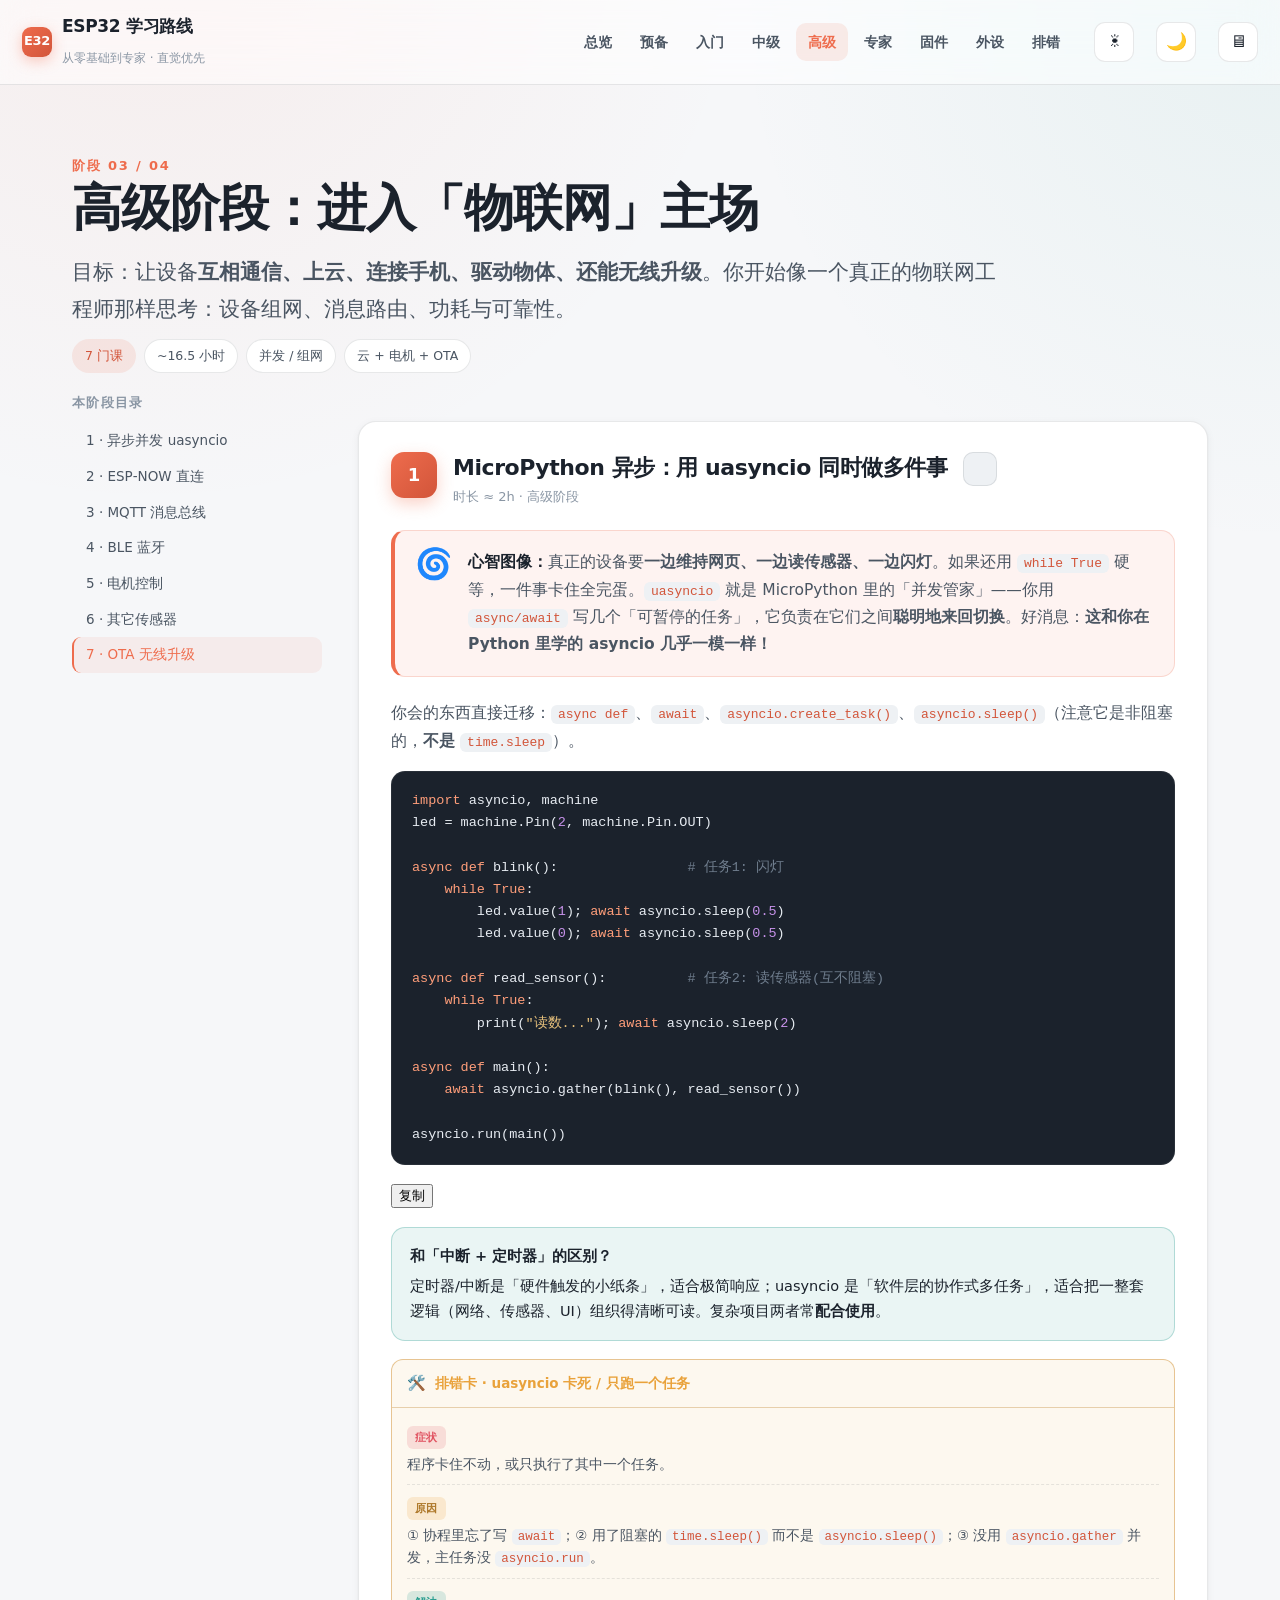
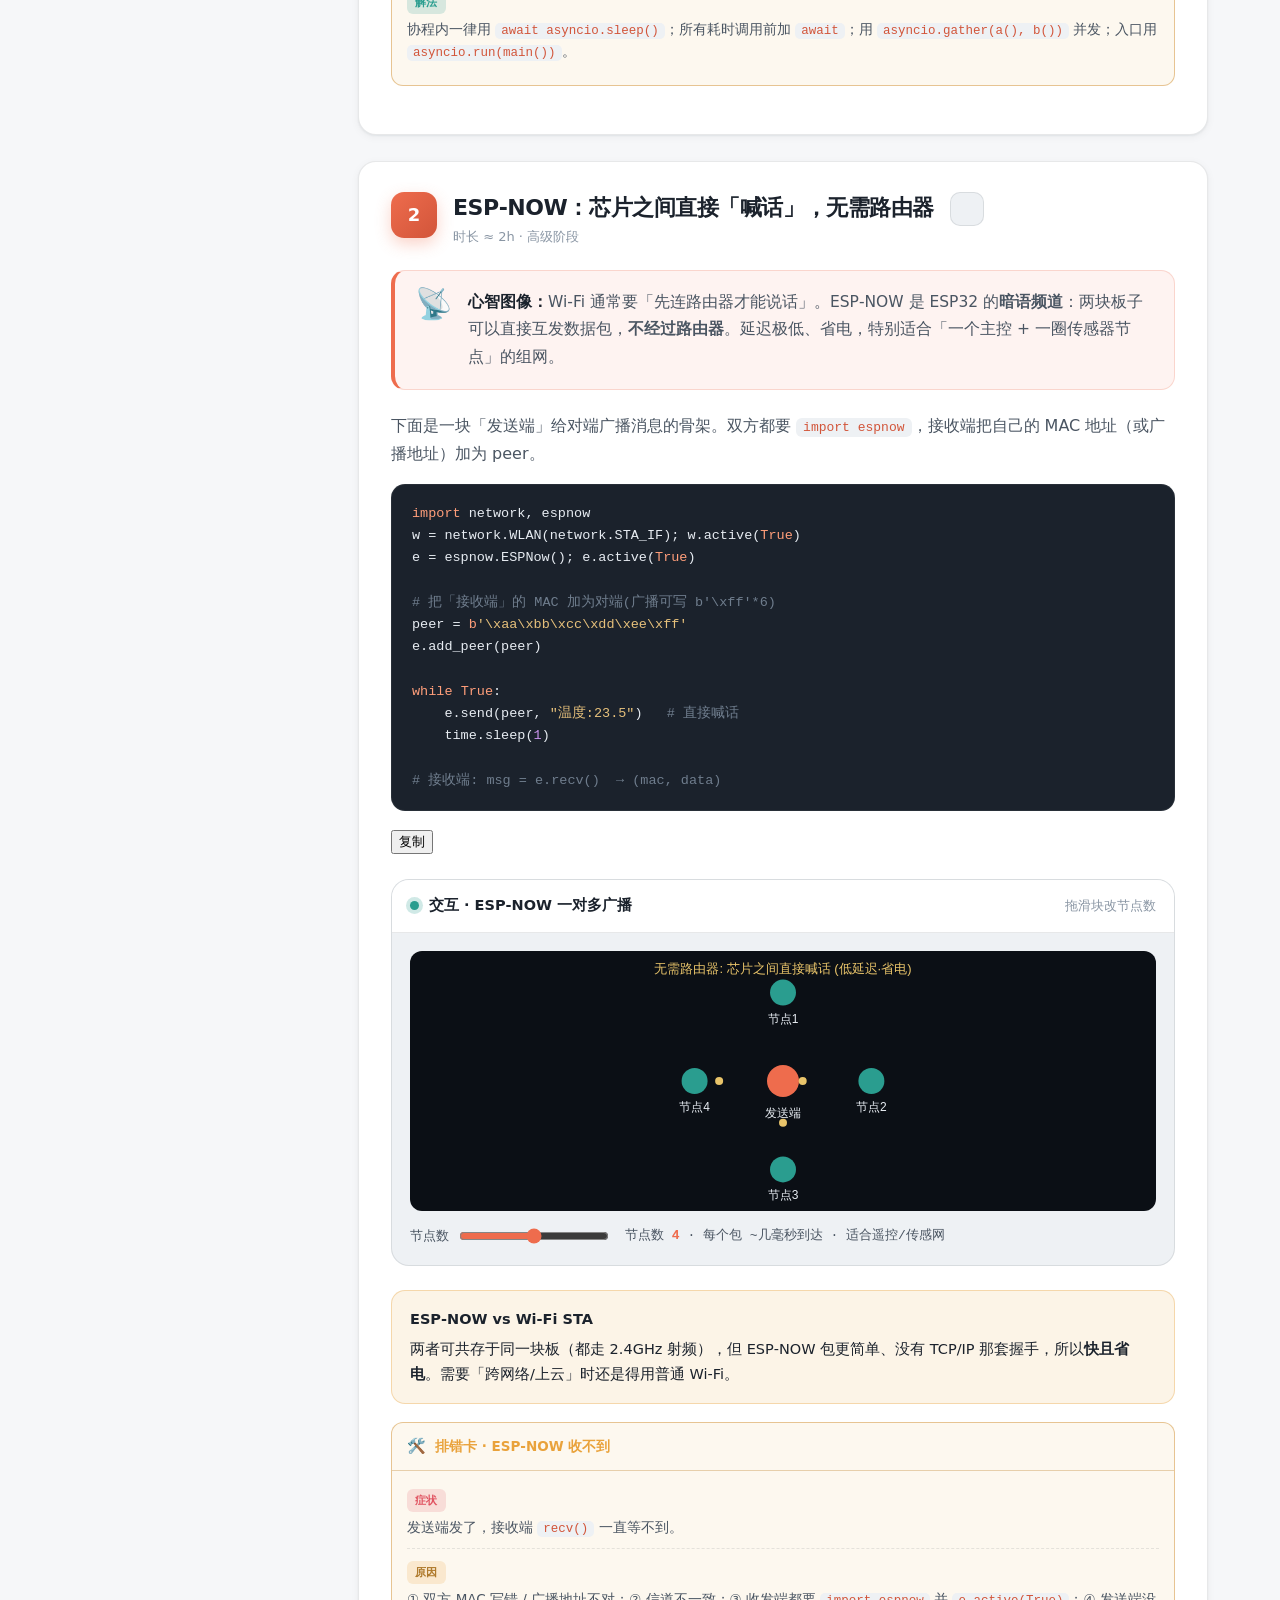
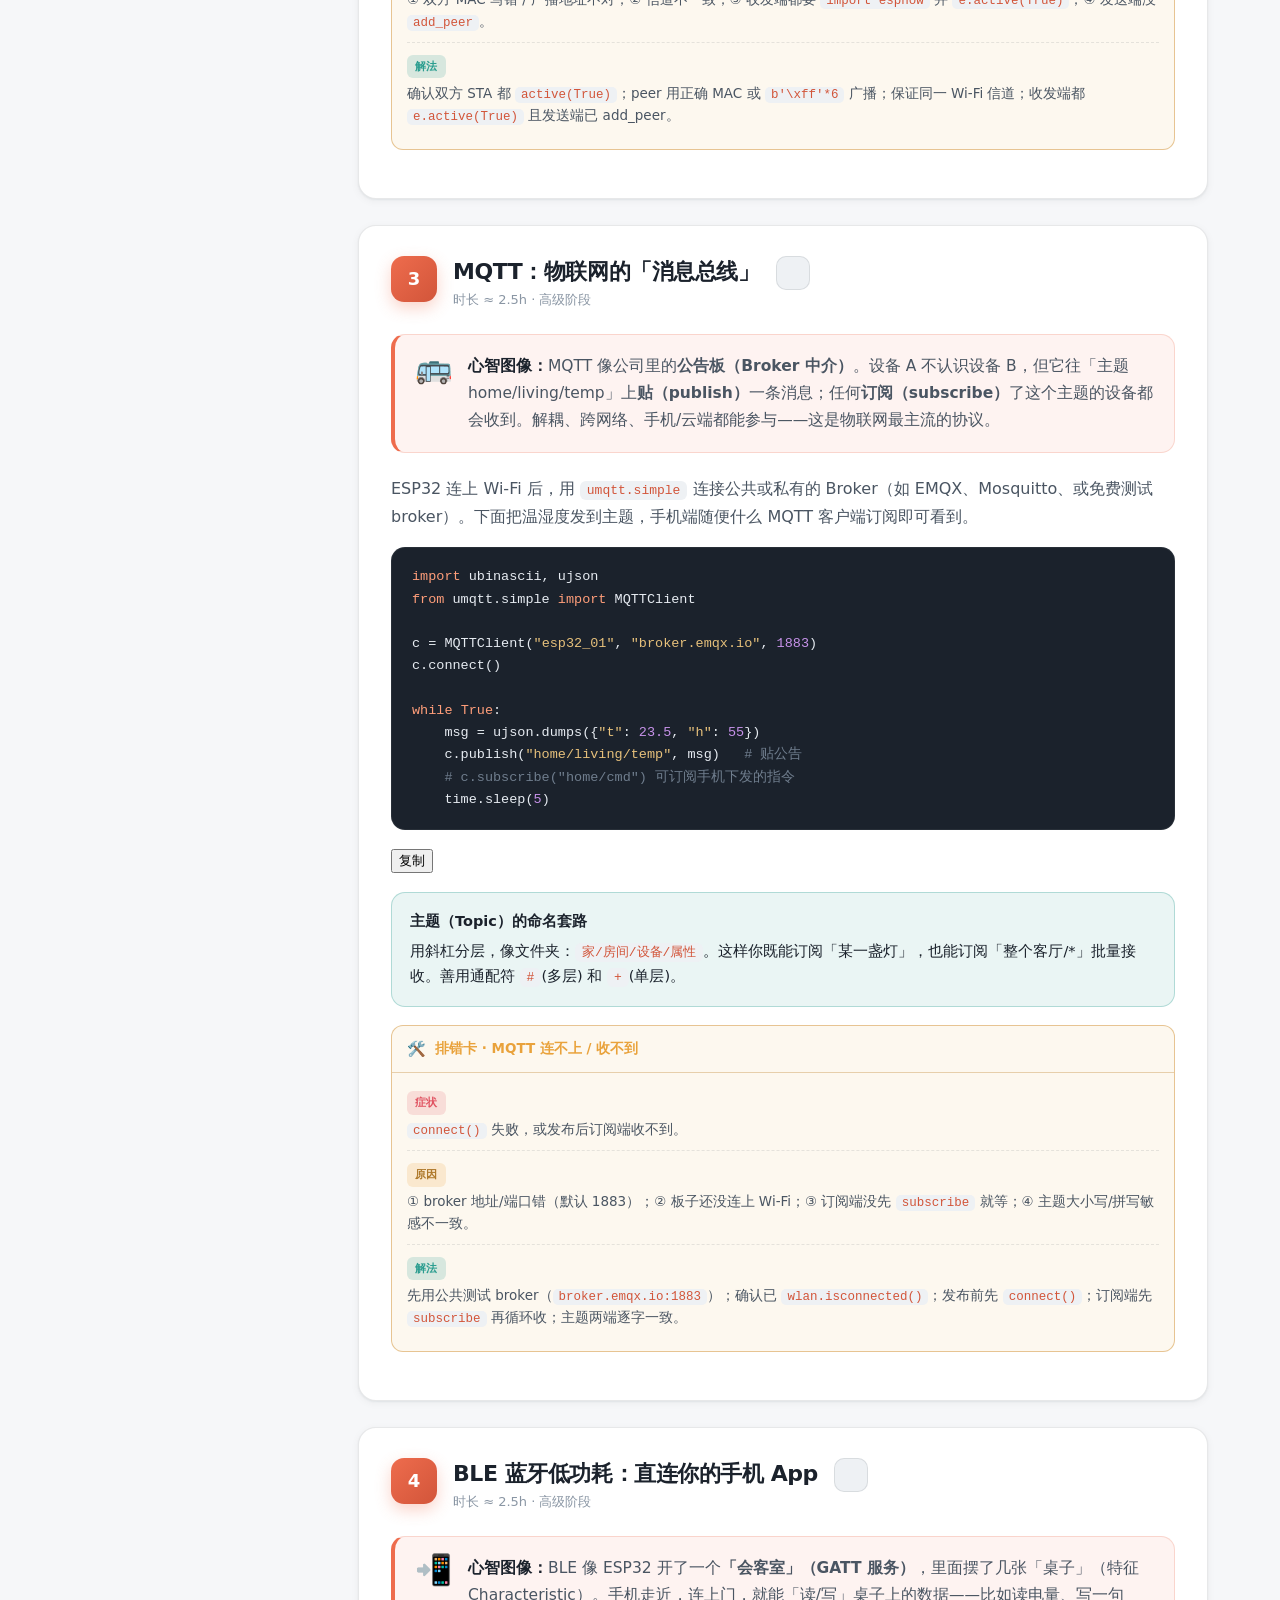
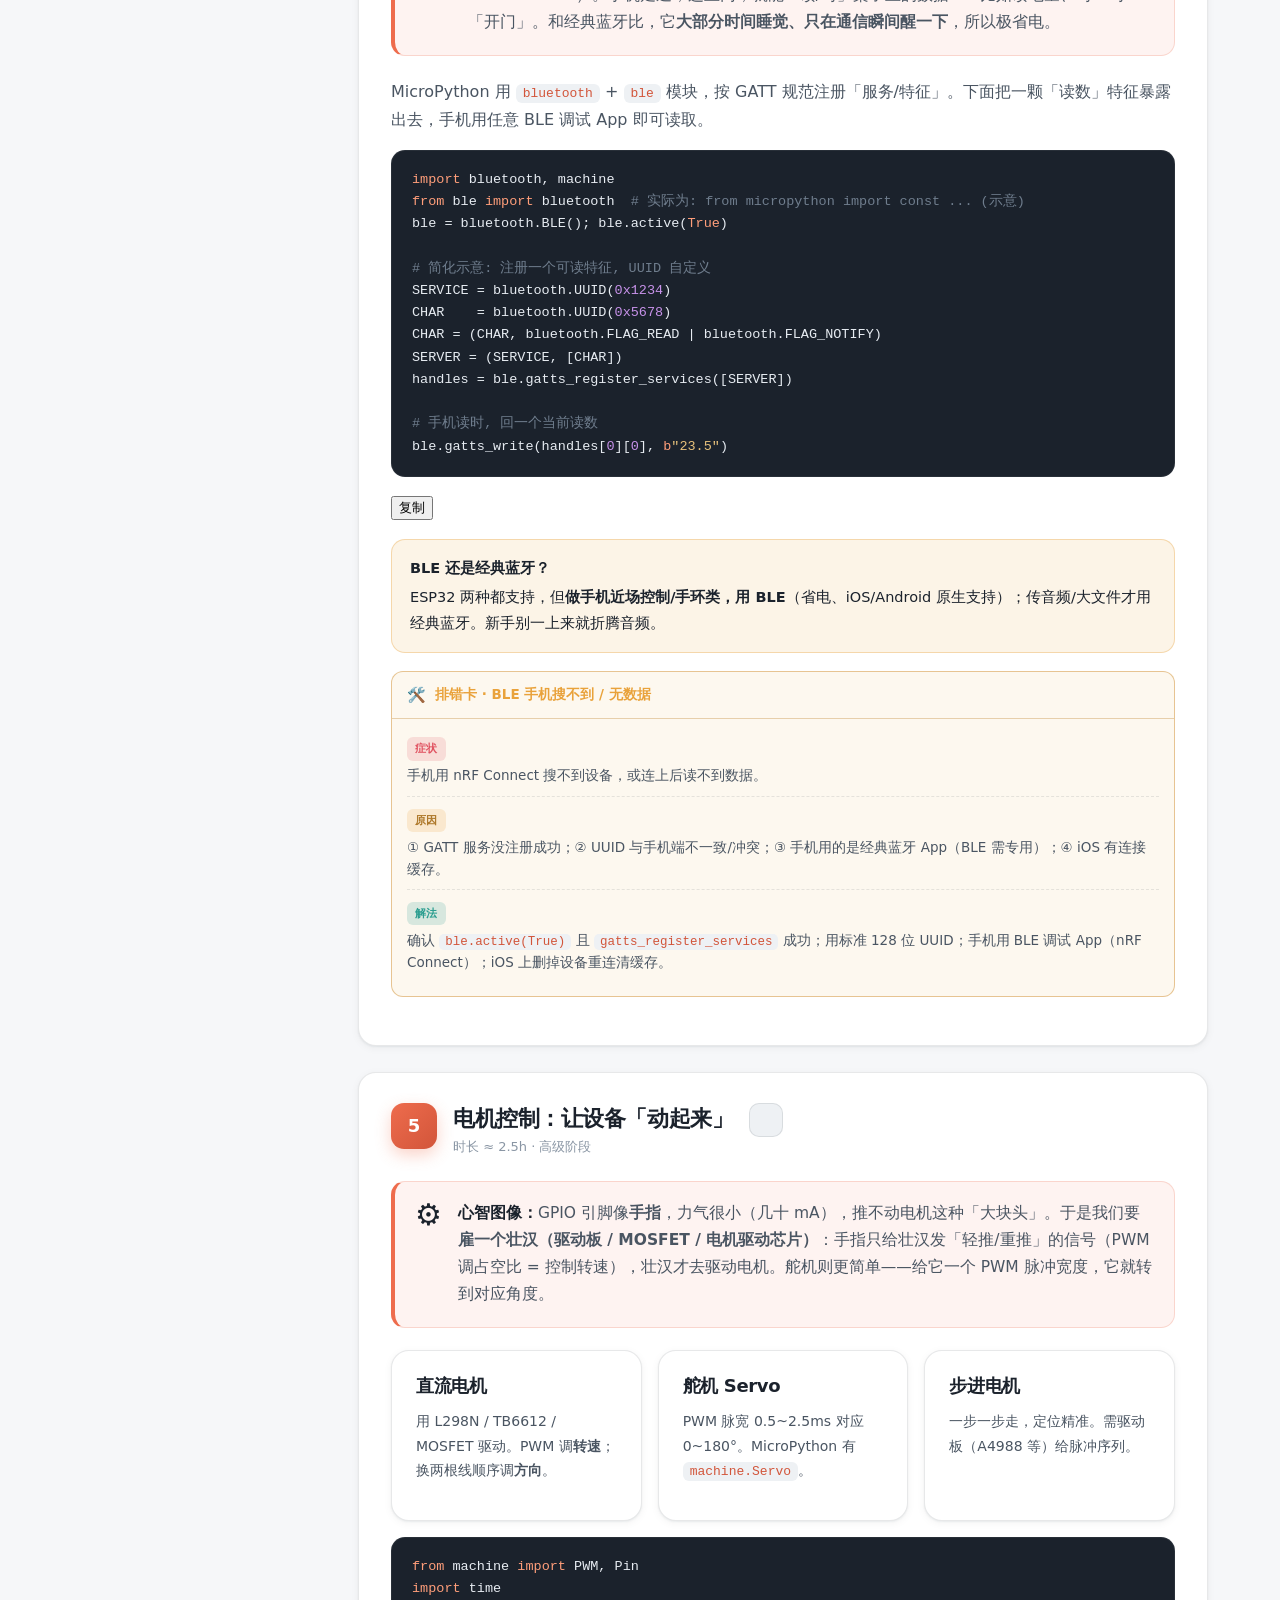
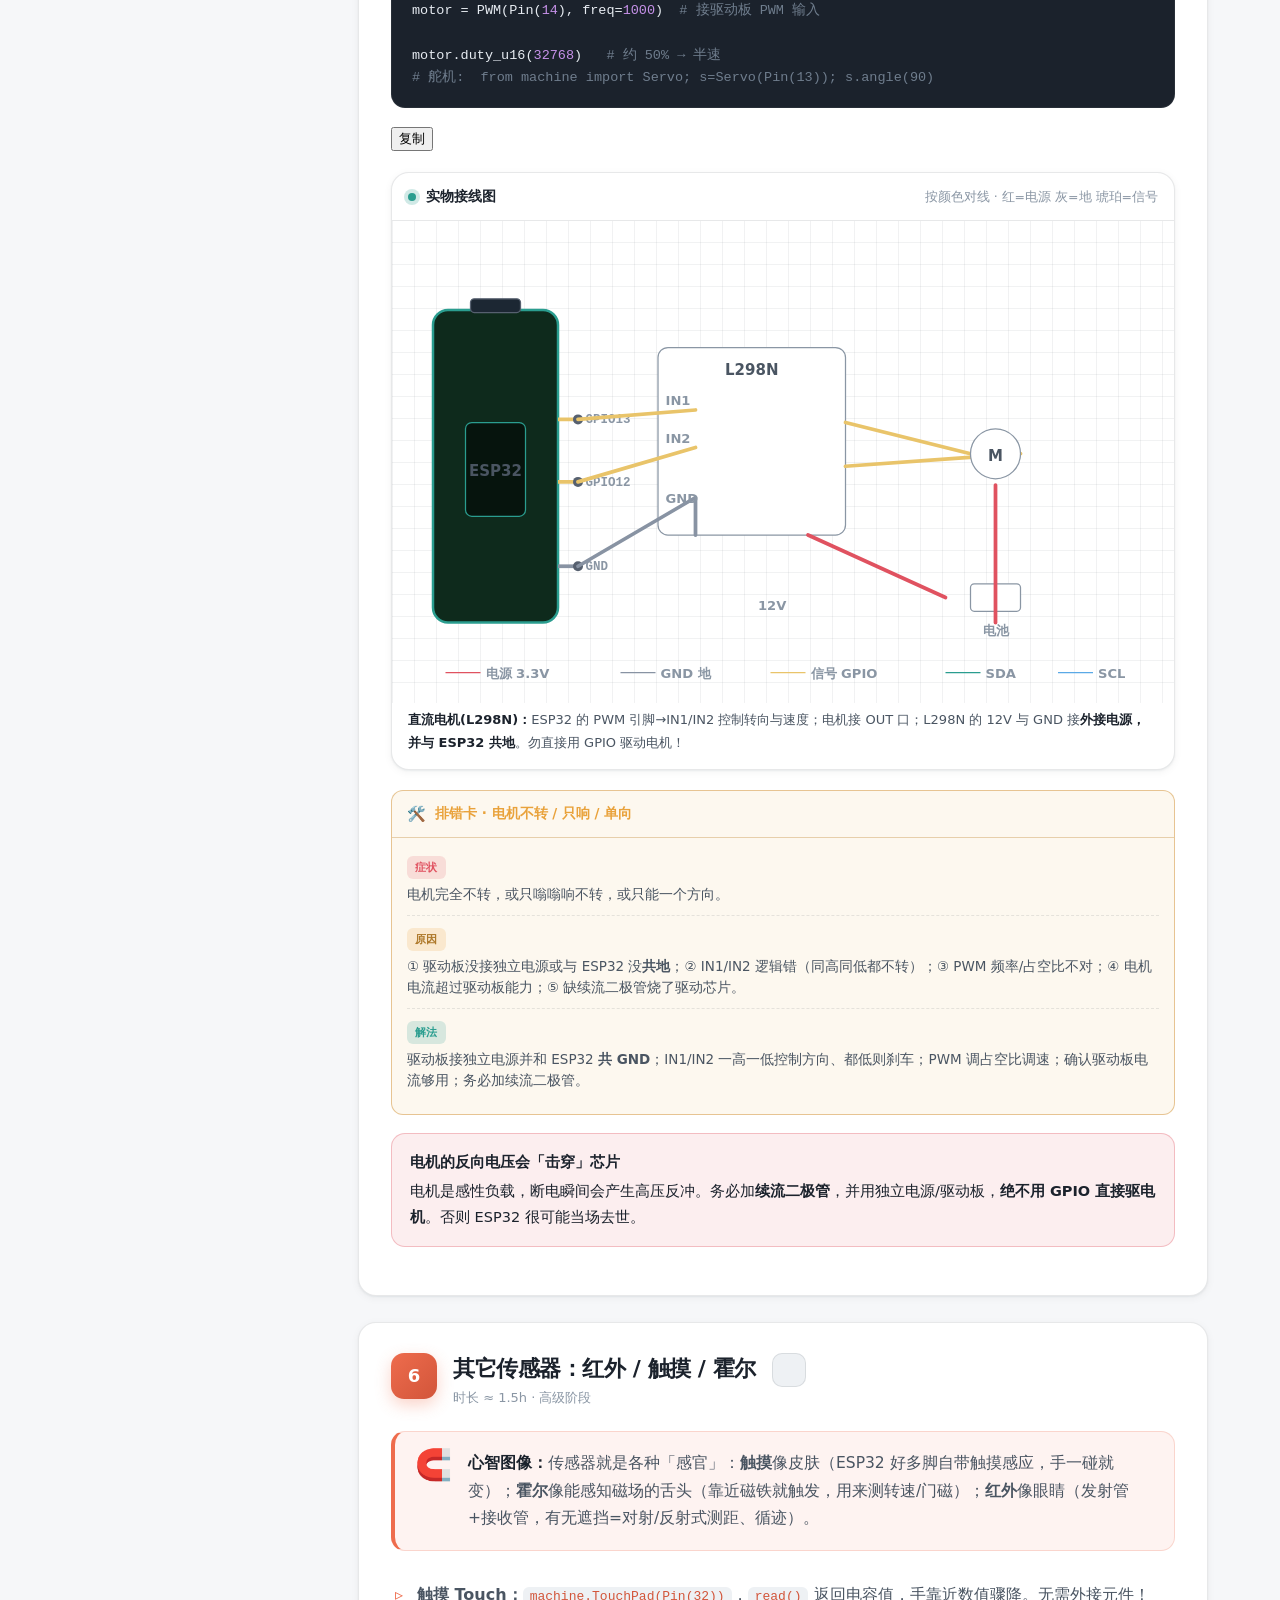
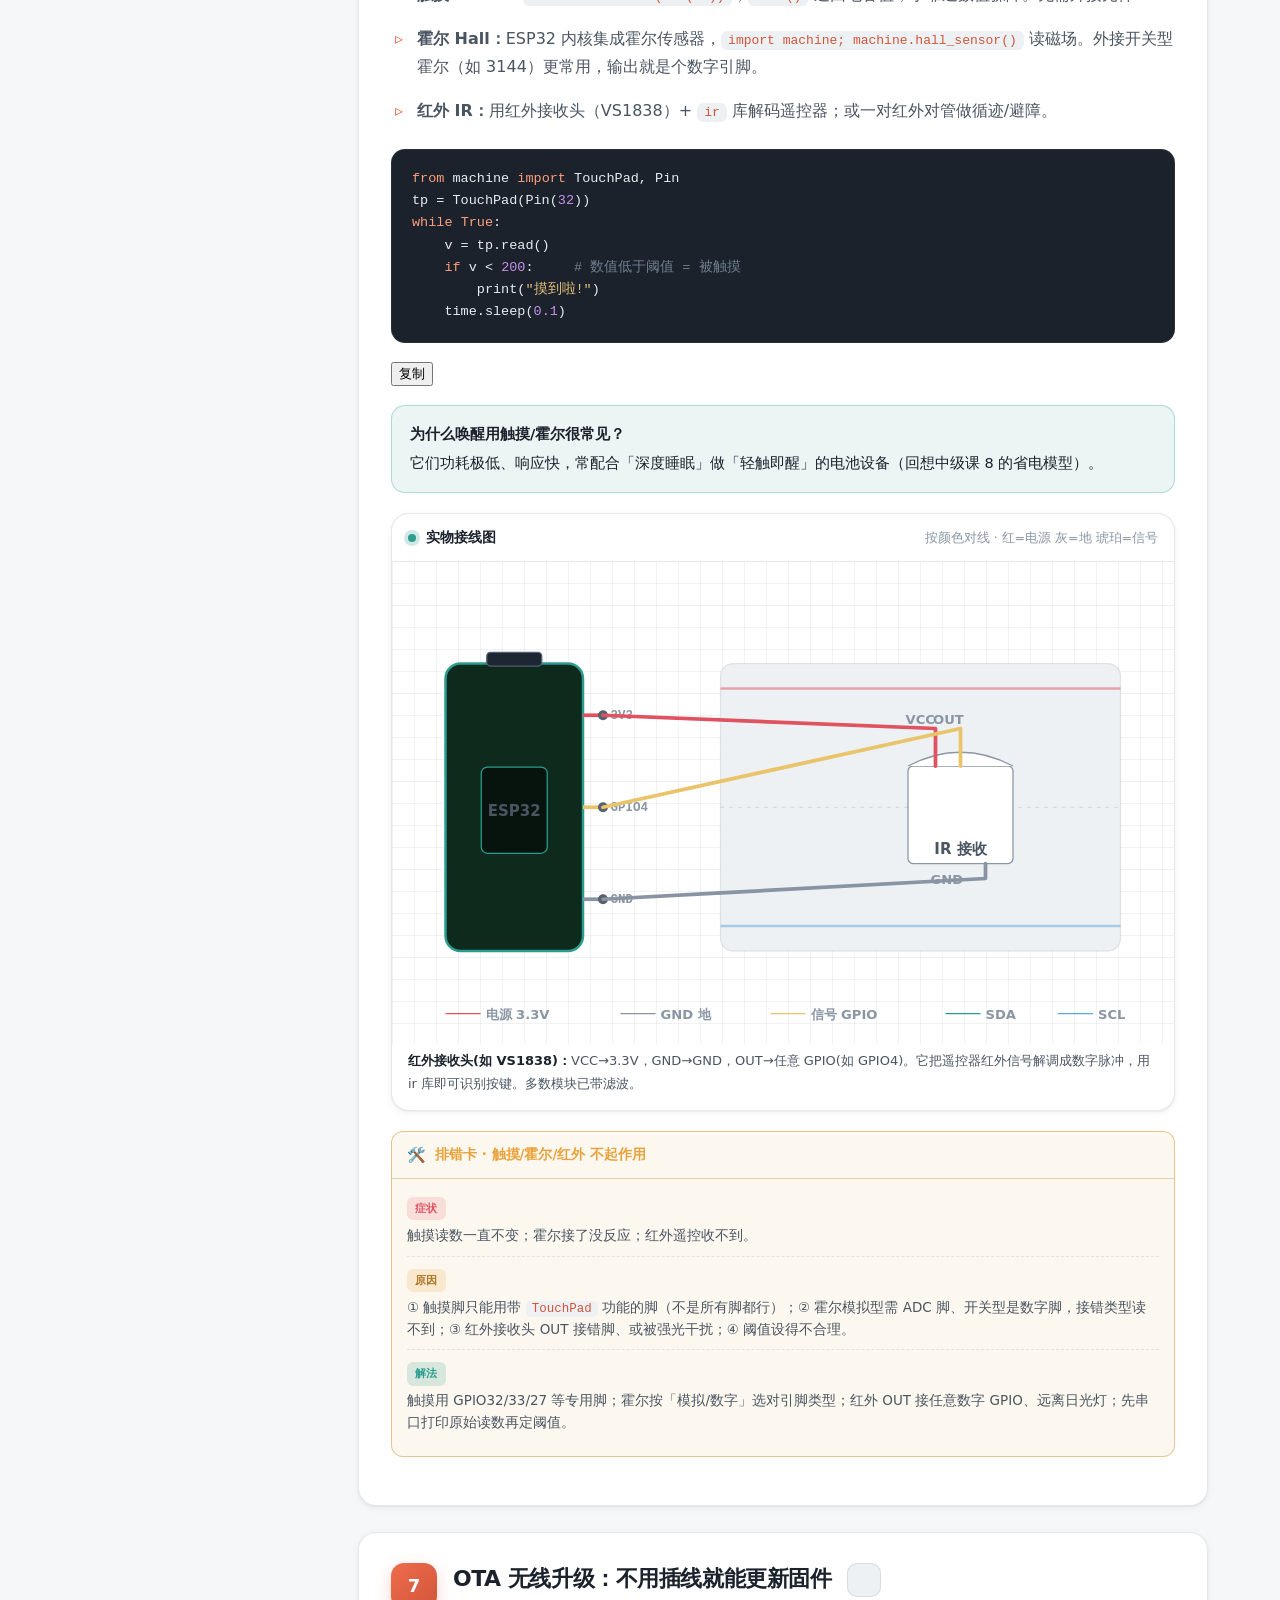
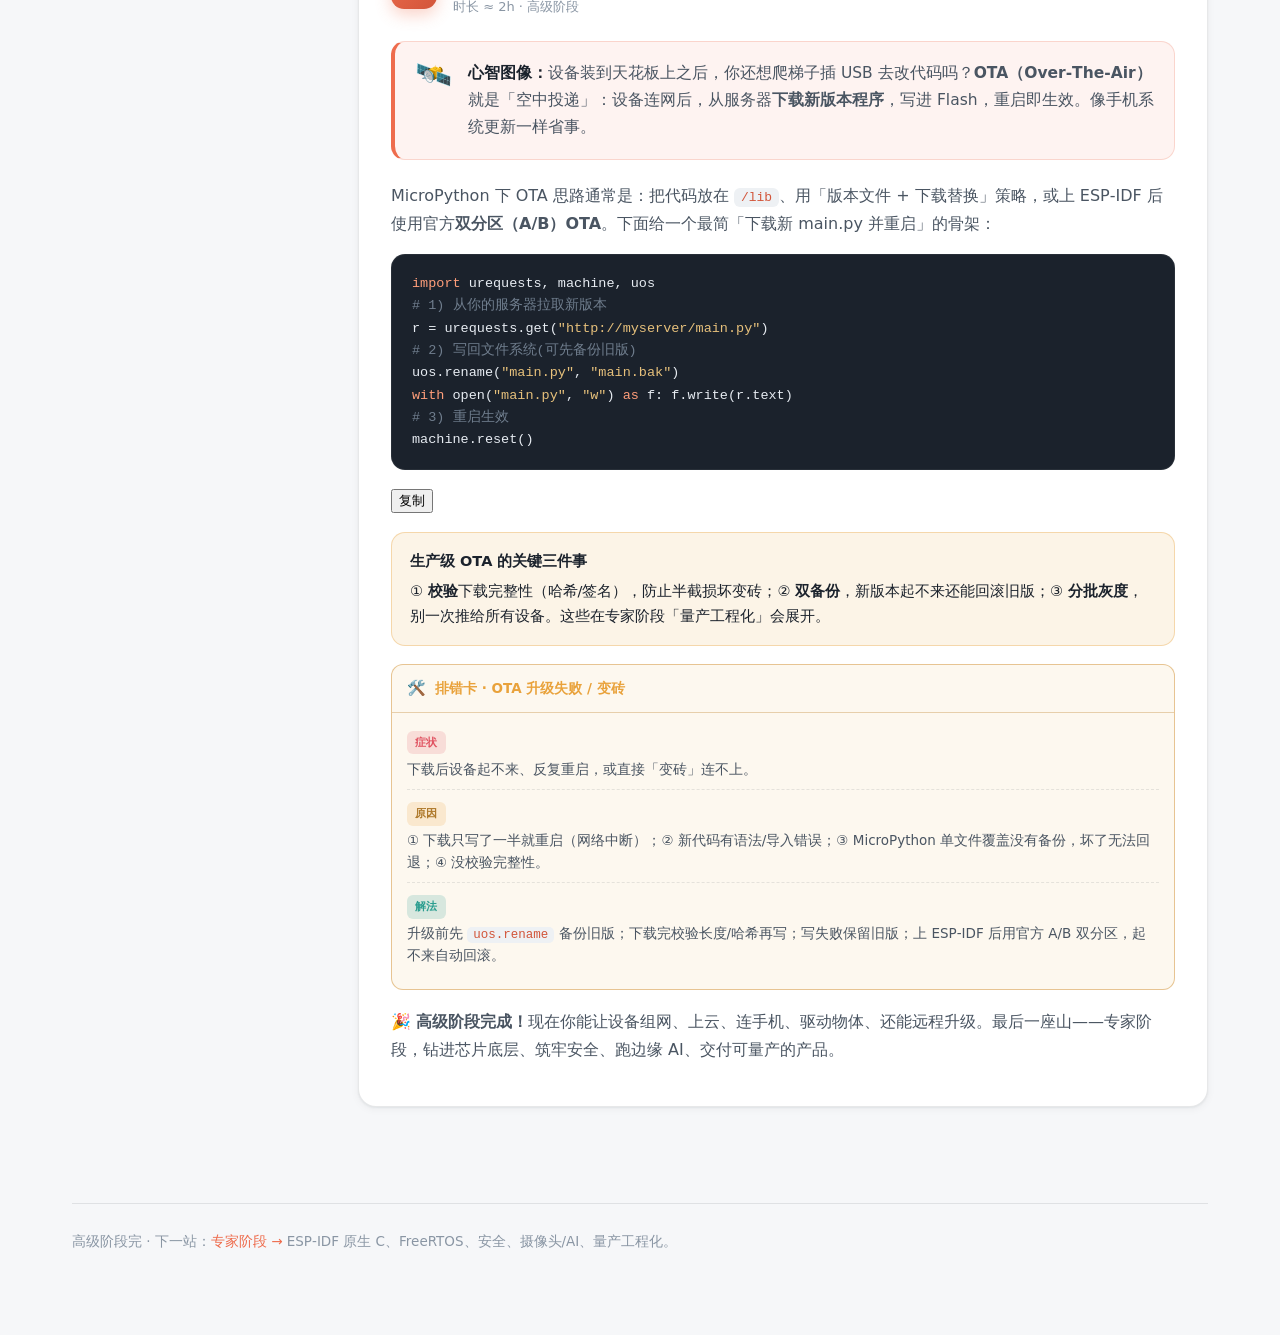
<file: stage3.html>
<!DOCTYPE html>
<html lang="zh-CN" data-theme="system">
<head>
<meta charset="UTF-8">
<meta name="viewport" content="width=device-width, initial-scale=1.0">
<title>高级阶段 · ESP32 学习路线</title>
<link rel="stylesheet" href="assets/style.css">
</head>
<body>

<header class="topbar">
  <div class="brand"><span class="logo">E32</span><div>ESP32 学习路线<br><small>从零基础到专家 · 直觉优先</small></div></div>
    <nav>
      <a href="index.html">总览</a>
      <a href="stage0.html">预备</a>
      <a href="stage1.html">入门</a>
      <a href="stage2.html">中级</a>
      <a href="stage3.html" class="active">高级</a>
      <a href="stage4.html">专家</a>
      <a href="firmware.html">固件</a>
      <a href="peripherals.html">外设</a>
      <a href="troubleshoot.html">排错</a>
    </nav>
  <button class="theme-btn" data-theme-set="light" title="亮色">☀</button>
  <button class="theme-btn" data-theme-set="dark" title="暗色">🌙</button>
  <button class="theme-btn" data-theme-set="system" title="跟随系统">🖥</button>
</header>

<main class="wrap">
  <section class="hero" style="padding:30px 0 10px;">
    <div class="eyebrow">阶段 03 / 04</div>
    <h1>高级阶段：进入「物联网」主场</h1>
    <p class="lead">目标：让设备<strong>互相通信、上云、连接手机、驱动物体、还能无线升级</strong>。你开始像一个真正的物联网工程师那样思考：设备组网、消息路由、功耗与可靠性。</p>
    <div class="pill-row">
      <span class="pill accent">7 门课</span>
      <span class="pill">~16.5 小时</span>
      <span class="pill">并发 / 组网</span>
      <span class="pill">云 + 电机 + OTA</span>
    </div>
  </section>

  <div class="stage-layout">
    <aside class="toc">
      <h4>本阶段目录</h4>
      <a href="#c1">1 · 异步并发 uasyncio</a>
      <a href="#c2">2 · ESP‑NOW 直连</a>
      <a href="#c3">3 · MQTT 消息总线</a>
      <a href="#c4">4 · BLE 蓝牙</a>
      <a href="#c5">5 · 电机控制</a>
      <a href="#c6">6 · 其它传感器</a>
      <a href="#c7">7 · OTA 无线升级</a>
    </aside>

    <div>

      <!-- 课程 1 -->
      <article class="course reveal" id="c1">
        <div class="course-head">
          <div class="course-idx">1</div>
          <div><h3>MicroPython 异步：用 uasyncio 同时做多件事</h3><div class="sub">时长 ≈ 2h · 高级阶段</div></div>
          <button class="check-btn" data-course="stage3-c1" title="标记完成">✓</button>
        </div>
        <div class="mind">
          <span class="ico">🌀</span>
          <div class="body"><b>心智图像：</b>真正的设备要<strong>一边维持网页、一边读传感器、一边闪灯</strong>。如果还用 <code>while True</code> 硬等，一件事卡住全完蛋。<code>uasyncio</code> 就是 MicroPython 里的「并发管家」——你用 <code>async/await</code> 写几个「可暂停的任务」，它负责在它们之间<strong>聪明地来回切换</strong>。好消息：<strong>这和你在 Python 里学的 asyncio 几乎一模一样！</strong></div>
        </div>
        <p>你会的东西直接迁移：<code>async def</code>、<code>await</code>、<code>asyncio.create_task()</code>、<code>asyncio.sleep()</code>（注意它是非阻塞的，<strong>不是</strong> <code>time.sleep</code>）。</p>
        <pre data-copy><code><span class="kw">import</span> asyncio, machine
led = machine.Pin(<span class="num">2</span>, machine.Pin.OUT)

<span class="kw">async def</span> blink():                <span class="cm"># 任务1: 闪灯</span>
    <span class="kw">while</span> <span class="kw">True</span>:
        led.value(<span class="num">1</span>); <span class="kw">await</span> asyncio.sleep(<span class="num">0.5</span>)
        led.value(<span class="num">0</span>); <span class="kw">await</span> asyncio.sleep(<span class="num">0.5</span>)

<span class="kw">async def</span> read_sensor():          <span class="cm"># 任务2: 读传感器(互不阻塞)</span>
    <span class="kw">while</span> <span class="kw">True</span>:
        print(<span class="str">"读数..."</span>); <span class="kw">await</span> asyncio.sleep(<span class="num">2</span>)

<span class="kw">async def</span> main():
    <span class="kw">await</span> asyncio.gather(blink(), read_sensor())

asyncio.run(main())</code></pre>
        <div class="note info"><span class="t">和「中断 + 定时器」的区别？</span>定时器/中断是「硬件触发的小纸条」，适合极简响应；uasyncio 是「软件层的协作式多任务」，适合把一整套逻辑（网络、传感器、UI）组织得清晰可读。复杂项目两者常<strong>配合使用</strong>。</div>
        <div class="trouble">
          <div class="t-head"><span class="ico">🛠️</span><span>排错卡 · uasyncio 卡死 / 只跑一个任务</span></div>
          <div class="t-body">
            <div class="row"><span class="lab sym">症状</span><p>程序卡住不动，或只执行了其中一个任务。</p></div>
            <div class="row"><span class="lab cau">原因</span><p>① 协程里忘了写 <code>await</code>；② 用了阻塞的 <code>time.sleep()</code> 而不是 <code>asyncio.sleep()</code>；③ 没用 <code>asyncio.gather</code> 并发，主任务没 <code>asyncio.run</code>。</p></div>
            <div class="row"><span class="lab fix">解法</span><p>协程内一律用 <code>await asyncio.sleep()</code>；所有耗时调用前加 <code>await</code>；用 <code>asyncio.gather(a(), b())</code> 并发；入口用 <code>asyncio.run(main())</code>。</p></div>
          </div>
        </div>
      </article>

      <!-- 课程 2 -->
      <article class="course reveal" id="c2">
        <div class="course-head">
          <div class="course-idx">2</div>
          <div><h3>ESP‑NOW：芯片之间直接「喊话」，无需路由器</h3><div class="sub">时长 ≈ 2h · 高级阶段</div></div>
          <button class="check-btn" data-course="stage3-c2" title="标记完成">✓</button>
        </div>
        <div class="mind">
          <span class="ico">📡</span>
          <div class="body"><b>心智图像：</b>Wi‑Fi 通常要「先连路由器才能说话」。ESP‑NOW 是 ESP32 的<strong>暗语频道</strong>：两块板子可以直接互发数据包，<strong>不经过路由器</strong>。延迟极低、省电，特别适合「一个主控 + 一圈传感器节点」的组网。</div>
        </div>
        <p>下面是一块「发送端」给对端广播消息的骨架。双方都要 <code>import espnow</code>，接收端把自己的 MAC 地址（或广播地址）加为 peer。</p>
        <pre data-copy><code><span class="kw">import</span> network, espnow
w = network.WLAN(network.STA_IF); w.active(<span class="kw">True</span>)
e = espnow.ESPNow(); e.active(<span class="kw">True</span>)

<span class="cm"># 把「接收端」的 MAC 加为对端(广播可写 b'\xff'*6)</span>
peer = <span class="kw">b</span><span class="str">'\xaa\xbb\xcc\xdd\xee\xff'</span>
e.add_peer(peer)

<span class="kw">while</span> <span class="kw">True</span>:
    e.send(peer, <span class="str">"温度:23.5"</span>)   <span class="cm"># 直接喊话</span>
    time.sleep(<span class="num">1</span>)

<span class="cm"># 接收端: msg = e.recv()  → (mac, data)</span></code></pre>
        <div class="demo">
          <div class="demo-head"><span class="pulse"></span><b>交互 · ESP‑NOW 一对多广播</b><span class="hint">拖滑块改节点数</span></div>
          <div class="demo-body">
            <canvas data-demo="espNow" style="height:260px"></canvas>
            <div class="controls">
              <label>节点数 <input type="range" min="2" max="6" value="4" data-ctrl="peers"></label>
              <span class="readout" data-readout></span>
            </div>
          </div>
        </div>
        <div class="note warn"><span class="t">ESP‑NOW vs Wi‑Fi STA</span>两者可共存于同一块板（都走 2.4GHz 射频），但 ESP‑NOW 包更简单、没有 TCP/IP 那套握手，所以<strong>快且省电</strong>。需要「跨网络/上云」时还是得用普通 Wi‑Fi。</div>
        <div class="trouble">
          <div class="t-head"><span class="ico">🛠️</span><span>排错卡 · ESP‑NOW 收不到</span></div>
          <div class="t-body">
            <div class="row"><span class="lab sym">症状</span><p>发送端发了，接收端 <code>recv()</code> 一直等不到。</p></div>
            <div class="row"><span class="lab cau">原因</span><p>① 双方 MAC 写错 / 广播地址不对；② 信道不一致；③ 收发端都要 <code>import espnow</code> 并 <code>e.active(True)</code>；④ 发送端没 <code>add_peer</code>。</p></div>
            <div class="row"><span class="lab fix">解法</span><p>确认双方 STA 都 <code>active(True)</code>；peer 用正确 MAC 或 <code>b'\xff'*6</code> 广播；保证同一 Wi‑Fi 信道；收发端都 <code>e.active(True)</code> 且发送端已 add_peer。</p></div>
          </div>
        </div>
      </article>

      <!-- 课程 3 -->
      <article class="course reveal" id="c3">
        <div class="course-head">
          <div class="course-idx">3</div>
          <div><h3>MQTT：物联网的「消息总线」</h3><div class="sub">时长 ≈ 2.5h · 高级阶段</div></div>
          <button class="check-btn" data-course="stage3-c3" title="标记完成">✓</button>
        </div>
        <div class="mind">
          <span class="ico">🚌</span>
          <div class="body"><b>心智图像：</b>MQTT 像公司里的<strong>公告板（Broker 中介）</strong>。设备 A 不认识设备 B，但它往「主题 home/living/temp」上<strong>贴（publish）</strong>一条消息；任何<strong>订阅（subscribe）</strong>了这个主题的设备都会收到。解耦、跨网络、手机/云端都能参与——这是物联网最主流的协议。</div>
        </div>
        <p>ESP32 连上 Wi‑Fi 后，用 <code>umqtt.simple</code> 连接公共或私有的 Broker（如 EMQX、Mosquitto、或免费测试 broker）。下面把温湿度发到主题，手机端随便什么 MQTT 客户端订阅即可看到。</p>
        <pre data-copy><code><span class="kw">import</span> ubinascii, ujson
<span class="kw">from</span> umqtt.simple <span class="kw">import</span> MQTTClient

c = MQTTClient(<span class="str">"esp32_01"</span>, <span class="str">"broker.emqx.io"</span>, <span class="num">1883</span>)
c.connect()

<span class="kw">while</span> <span class="kw">True</span>:
    msg = ujson.dumps({<span class="str">"t"</span>: <span class="num">23.5</span>, <span class="str">"h"</span>: <span class="num">55</span>})
    c.publish(<span class="str">"home/living/temp"</span>, msg)   <span class="cm"># 贴公告</span>
    <span class="cm"># c.subscribe("home/cmd") 可订阅手机下发的指令</span>
    time.sleep(<span class="num">5</span>)</code></pre>
        <div class="note info"><span class="t">主题（Topic）的命名套路</span>用斜杠分层，像文件夹：<code>家/房间/设备/属性</code>。这样你既能订阅「某一盏灯」，也能订阅「整个客厅/*」批量接收。善用通配符 <code>#</code>(多层) 和 <code>+</code>(单层)。</div>
        <div class="trouble">
          <div class="t-head"><span class="ico">🛠️</span><span>排错卡 · MQTT 连不上 / 收不到</span></div>
          <div class="t-body">
            <div class="row"><span class="lab sym">症状</span><p><code>connect()</code> 失败，或发布后订阅端收不到。</p></div>
            <div class="row"><span class="lab cau">原因</span><p>① broker 地址/端口错（默认 1883）；② 板子还没连上 Wi‑Fi；③ 订阅端没先 <code>subscribe</code> 就等；④ 主题大小写/拼写敏感不一致。</p></div>
            <div class="row"><span class="lab fix">解法</span><p>先用公共测试 broker（<code>broker.emqx.io:1883</code>）；确认已 <code>wlan.isconnected()</code>；发布前先 <code>connect()</code>；订阅端先 <code>subscribe</code> 再循环收；主题两端逐字一致。</p></div>
          </div>
        </div>
      </article>

      <!-- 课程 4 -->
      <article class="course reveal" id="c4">
        <div class="course-head">
          <div class="course-idx">4</div>
          <div><h3>BLE 蓝牙低功耗：直连你的手机 App</h3><div class="sub">时长 ≈ 2.5h · 高级阶段</div></div>
          <button class="check-btn" data-course="stage3-c4" title="标记完成">✓</button>
        </div>
        <div class="mind">
          <span class="ico">📲</span>
          <div class="body"><b>心智图像：</b>BLE 像 ESP32 开了一个<strong>「会客室」（GATT 服务）</strong>，里面摆了几张「桌子」（特征 Characteristic）。手机走近，连上门，就能「读/写」桌子上的数据——比如读电量、写一句「开门」。和经典蓝牙比，它<strong>大部分时间睡觉、只在通信瞬间醒一下</strong>，所以极省电。</div>
        </div>
        <p>MicroPython 用 <code>bluetooth</code> + <code>ble</code> 模块，按 GATT 规范注册「服务/特征」。下面把一颗「读数」特征暴露出去，手机用任意 BLE 调试 App 即可读取。</p>
        <pre data-copy><code><span class="kw">import</span> bluetooth, machine
<span class="kw">from</span> ble <span class="kw">import</span> bluetooth  <span class="cm"># 实际为: from micropython import const ... (示意)</span>
ble = bluetooth.BLE(); ble.active(<span class="kw">True</span>)

<span class="cm"># 简化示意: 注册一个可读特征, UUID 自定义</span>
SERVICE = bluetooth.UUID(<span class="num">0x1234</span>)
CHAR    = bluetooth.UUID(<span class="num">0x5678</span>)
CHAR = (CHAR, bluetooth.FLAG_READ | bluetooth.FLAG_NOTIFY)
SERVER = (SERVICE, [CHAR])
handles = ble.gatts_register_services([SERVER])

<span class="cm"># 手机读时, 回一个当前读数</span>
ble.gatts_write(handles[<span class="num">0</span>][<span class="num">0</span>], <span class="kw">b</span><span class="str">"23.5"</span>)</code></pre>
        <div class="note warn"><span class="t">BLE 还是经典蓝牙？</span>ESP32 两种都支持，但<strong>做手机近场控制/手环类，用 BLE</strong>（省电、iOS/Android 原生支持）；传音频/大文件才用经典蓝牙。新手别一上来就折腾音频。</div>
        <div class="trouble">
          <div class="t-head"><span class="ico">🛠️</span><span>排错卡 · BLE 手机搜不到 / 无数据</span></div>
          <div class="t-body">
            <div class="row"><span class="lab sym">症状</span><p>手机用 nRF Connect 搜不到设备，或连上后读不到数据。</p></div>
            <div class="row"><span class="lab cau">原因</span><p>① GATT 服务没注册成功；② UUID 与手机端不一致/冲突；③ 手机用的是经典蓝牙 App（BLE 需专用）；④ iOS 有连接缓存。</p></div>
            <div class="row"><span class="lab fix">解法</span><p>确认 <code>ble.active(True)</code> 且 <code>gatts_register_services</code> 成功；用标准 128 位 UUID；手机用 BLE 调试 App（nRF Connect）；iOS 上删掉设备重连清缓存。</p></div>
          </div>
        </div>
      </article>

      <!-- 课程 5 -->
      <article class="course reveal" id="c5">
        <div class="course-head">
          <div class="course-idx">5</div>
          <div><h3>电机控制：让设备「动起来」</h3><div class="sub">时长 ≈ 2.5h · 高级阶段</div></div>
          <button class="check-btn" data-course="stage3-c5" title="标记完成">✓</button>
        </div>
        <div class="mind">
          <span class="ico">⚙️</span>
          <div class="body"><b>心智图像：</b>GPIO 引脚像<strong>手指</strong>，力气很小（几十 mA），推不动电机这种「大块头」。于是我们要<strong>雇一个壮汉（驱动板 / MOSFET / 电机驱动芯片）</strong>：手指只给壮汉发「轻推/重推」的信号（PWM 调占空比 = 控制转速），壮汉才去驱动电机。舵机则更简单——给它一个 PWM 脉冲宽度，它就转到对应角度。</div>
        </div>
        <div class="three">
          <div class="card"><h4 style="margin-top:0">直流电机</h4><p style="font-size:14px">用 L298N / TB6612 / MOSFET 驱动。PWM 调<strong>转速</strong>；换两根线顺序调<strong>方向</strong>。</p></div>
          <div class="card"><h4 style="margin-top:0">舵机 Servo</h4><p style="font-size:14px">PWM 脉宽 0.5~2.5ms 对应 0~180°。MicroPython 有 <code>machine.Servo</code>。</p></div>
          <div class="card"><h4 style="margin-top:0">步进电机</h4><p style="font-size:14px">一步一步走，定位精准。需驱动板（A4988 等）给脉冲序列。</p></div>
        </div>
        <pre data-copy><code><span class="kw">from</span> machine <span class="kw">import</span> PWM, Pin
<span class="kw">import</span> time
motor = PWM(Pin(<span class="num">14</span>), freq=<span class="num">1000</span>)  <span class="cm"># 接驱动板 PWM 输入</span>

motor.duty_u16(<span class="num">32768</span>)   <span class="cm"># 约 50% → 半速</span>
<span class="cm"># 舵机:  from machine import Servo; s=Servo(Pin(13)); s.angle(90)</span></code></pre>
        <div class="wiring" data-wiring="motor"></div>
        <div class="trouble">
          <div class="t-head"><span class="ico">🛠️</span><span>排错卡 · 电机不转 / 只响 / 单向</span></div>
          <div class="t-body">
            <div class="row"><span class="lab sym">症状</span><p>电机完全不转，或只嗡嗡响不转，或只能一个方向。</p></div>
            <div class="row"><span class="lab cau">原因</span><p>① 驱动板没接独立电源或与 ESP32 没<b>共地</b>；② IN1/IN2 逻辑错（同高同低都不转）；③ PWM 频率/占空比不对；④ 电机电流超过驱动板能力；⑤ 缺续流二极管烧了驱动芯片。</p></div>
            <div class="row"><span class="lab fix">解法</span><p>驱动板接独立电源并和 ESP32 <b>共 GND</b>；IN1/IN2 一高一低控制方向、都低则刹车；PWM 调占空比调速；确认驱动板电流够用；务必加续流二极管。</p></div>
          </div>
        </div>
        <div class="note danger"><span class="t">电机的反向电压会「击穿」芯片</span>电机是感性负载，断电瞬间会产生高压反冲。务必加<strong>续流二极管</strong>，并用独立电源/驱动板，<strong>绝不用 GPIO 直接驱电机</strong>。否则 ESP32 很可能当场去世。</div>
      </article>

      <!-- 课程 6 -->
      <article class="course reveal" id="c6">
        <div class="course-head">
          <div class="course-idx">6</div>
          <div><h3>其它传感器：红外 / 触摸 / 霍尔</h3><div class="sub">时长 ≈ 1.5h · 高级阶段</div></div>
          <button class="check-btn" data-course="stage3-c6" title="标记完成">✓</button>
        </div>
        <div class="mind">
          <span class="ico">🧲</span>
          <div class="body"><b>心智图像：</b>传感器就是各种「感官」：<strong>触摸</strong>像皮肤（ESP32 好多脚自带触摸感应，手一碰就变）；<strong>霍尔</strong>像能感知磁场的舌头（靠近磁铁就触发，用来测转速/门磁）；<strong>红外</strong>像眼睛（发射管+接收管，有无遮挡=对射/反射式测距、循迹）。</div>
        </div>
        <ul class="clean">
          <li><b>触摸 Touch：</b><code>machine.TouchPad(Pin(32))</code>，<code>read()</code> 返回电容值，手靠近数值骤降。无需外接元件！</li>
          <li><b>霍尔 Hall：</b>ESP32 内核集成霍尔传感器，<code>import machine; machine.hall_sensor()</code> 读磁场。外接开关型霍尔（如 3144）更常用，输出就是个数字引脚。</li>
          <li><b>红外 IR：</b>用红外接收头（VS1838）+ <code>ir</code> 库解码遥控器；或一对红外对管做循迹/避障。</li>
        </ul>
        <pre data-copy><code><span class="kw">from</span> machine <span class="kw">import</span> TouchPad, Pin
tp = TouchPad(Pin(<span class="num">32</span>))
<span class="kw">while</span> <span class="kw">True</span>:
    v = tp.read()
    <span class="kw">if</span> v &lt; <span class="num">200</span>:     <span class="cm"># 数值低于阈值 = 被触摸</span>
        print(<span class="str">"摸到啦!"</span>)
    time.sleep(<span class="num">0.1</span>)</code></pre>
        <div class="note info"><span class="t">为什么唤醒用触摸/霍尔很常见？</span>它们功耗极低、响应快，常配合「深度睡眠」做「轻触即醒」的电池设备（回想中级课 8 的省电模型）。</div>
        <div class="wiring" data-wiring="ir"></div>
        <div class="trouble">
          <div class="t-head"><span class="ico">🛠️</span><span>排错卡 · 触摸/霍尔/红外 不起作用</span></div>
          <div class="t-body">
            <div class="row"><span class="lab sym">症状</span><p>触摸读数一直不变；霍尔接了没反应；红外遥控收不到。</p></div>
            <div class="row"><span class="lab cau">原因</span><p>① 触摸脚只能用带 <code>TouchPad</code> 功能的脚（不是所有脚都行）；② 霍尔模拟型需 ADC 脚、开关型是数字脚，接错类型读不到；③ 红外接收头 OUT 接错脚、或被强光干扰；④ 阈值设得不合理。</p></div>
            <div class="row"><span class="lab fix">解法</span><p>触摸用 GPIO32/33/27 等专用脚；霍尔按「模拟/数字」选对引脚类型；红外 OUT 接任意数字 GPIO、远离日光灯；先串口打印原始读数再定阈值。</p></div>
          </div>
        </div>
      </article>

      <!-- 课程 7 -->
      <article class="course reveal" id="c7">
        <div class="course-head">
          <div class="course-idx">7</div>
          <div><h3>OTA 无线升级：不用插线就能更新固件</h3><div class="sub">时长 ≈ 2h · 高级阶段</div></div>
          <button class="check-btn" data-course="stage3-c7" title="标记完成">✓</button>
        </div>
        <div class="mind">
          <span class="ico">🛰️</span>
          <div class="body"><b>心智图像：</b>设备装到天花板上之后，你还想爬梯子插 USB 去改代码吗？<strong>OTA（Over‑The‑Air）</strong>就是「空中投递」：设备连网后，从服务器<strong>下载新版本程序</strong>，写进 Flash，重启即生效。像手机系统更新一样省事。</div>
        </div>
        <p>MicroPython 下 OTA 思路通常是：把代码放在 <code>/lib</code>、用「版本文件 + 下载替换」策略，或上 ESP‑IDF 后使用官方<strong>双分区（A/B）OTA</strong>。下面给一个最简「下载新 main.py 并重启」的骨架：</p>
        <pre data-copy><code><span class="kw">import</span> urequests, machine, uos
<span class="cm"># 1) 从你的服务器拉取新版本</span>
r = urequests.get(<span class="str">"http://myserver/main.py"</span>)
<span class="cm"># 2) 写回文件系统(可先备份旧版)</span>
uos.rename(<span class="str">"main.py"</span>, <span class="str">"main.bak"</span>)
<span class="kw">with</span> open(<span class="str">"main.py"</span>, <span class="str">"w"</span>) <span class="kw">as</span> f: f.write(r.text)
<span class="cm"># 3) 重启生效</span>
machine.reset()</code></pre>
        <div class="note warn"><span class="t">生产级 OTA 的关键三件事</span>① <strong>校验</strong>下载完整性（哈希/签名），防止半截损坏变砖；② <strong>双备份</strong>，新版本起不来还能回滚旧版；③ <strong>分批灰度</strong>，别一次推给所有设备。这些在专家阶段「量产工程化」会展开。</div>
        <div class="trouble">
          <div class="t-head"><span class="ico">🛠️</span><span>排错卡 · OTA 升级失败 / 变砖</span></div>
          <div class="t-body">
            <div class="row"><span class="lab sym">症状</span><p>下载后设备起不来、反复重启，或直接「变砖」连不上。</p></div>
            <div class="row"><span class="lab cau">原因</span><p>① 下载只写了一半就重启（网络中断）；② 新代码有语法/导入错误；③ MicroPython 单文件覆盖没有备份，坏了无法回退；④ 没校验完整性。</p></div>
            <div class="row"><span class="lab fix">解法</span><p>升级前先 <code>uos.rename</code> 备份旧版；下载完校验长度/哈希再写；写失败保留旧版；上 ESP‑IDF 后用官方 A/B 双分区，起不来自动回滚。</p></div>
          </div>
        </div>
        <p>🎉 <b>高级阶段完成！</b>现在你能让设备组网、上云、连手机、驱动物体、还能远程升级。最后一座山——专家阶段，钻进芯片底层、筑牢安全、跑边缘 AI、交付可量产的产品。</p>
      </article>

    </div>
  </div>

  <footer class="foot">
    高级阶段完 · 下一站：<a href="stage4.html">专家阶段 →</a> ESP‑IDF 原生 C、FreeRTOS、安全、摄像头/AI、量产工程化。
  </footer>
</main>

<script src="assets/app.js"></script>
<script src="assets/demos.js"></script>
<script src="assets/wiring.js"></script>
</body>
</html>
</file>
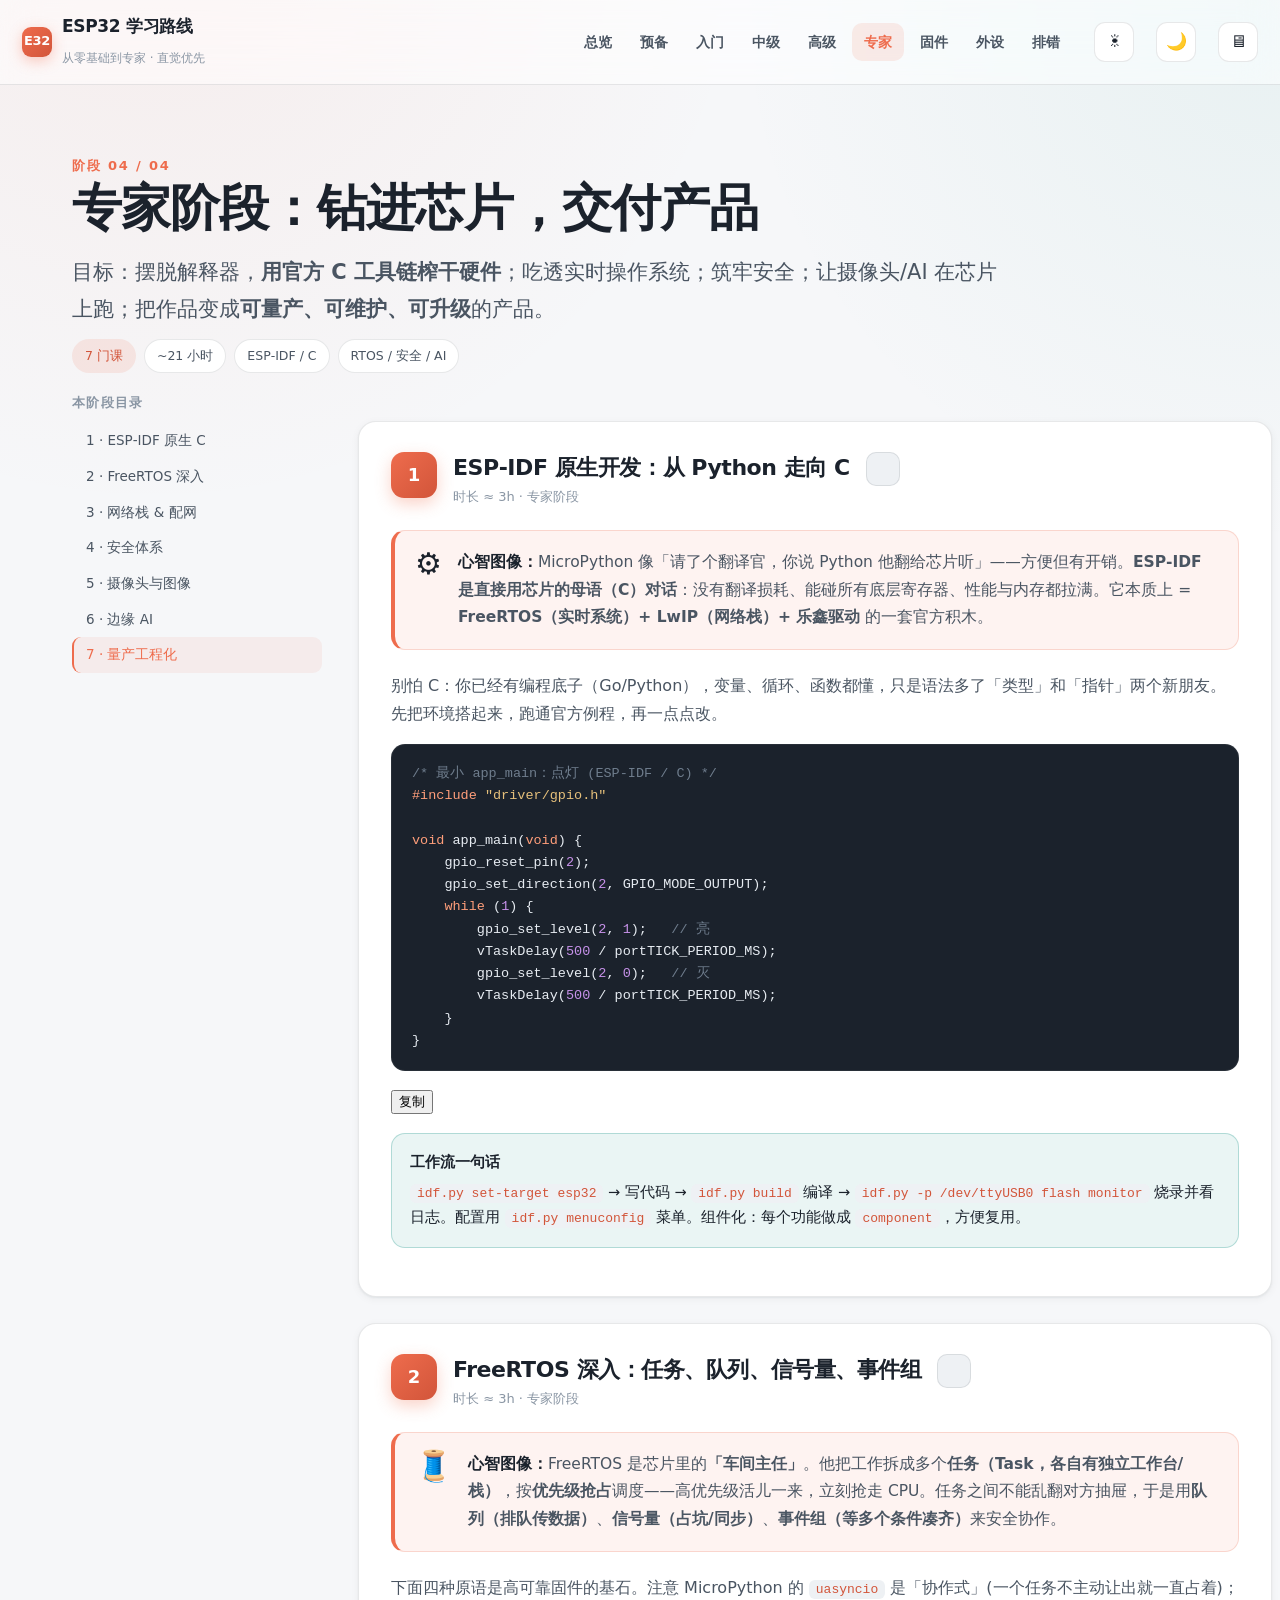
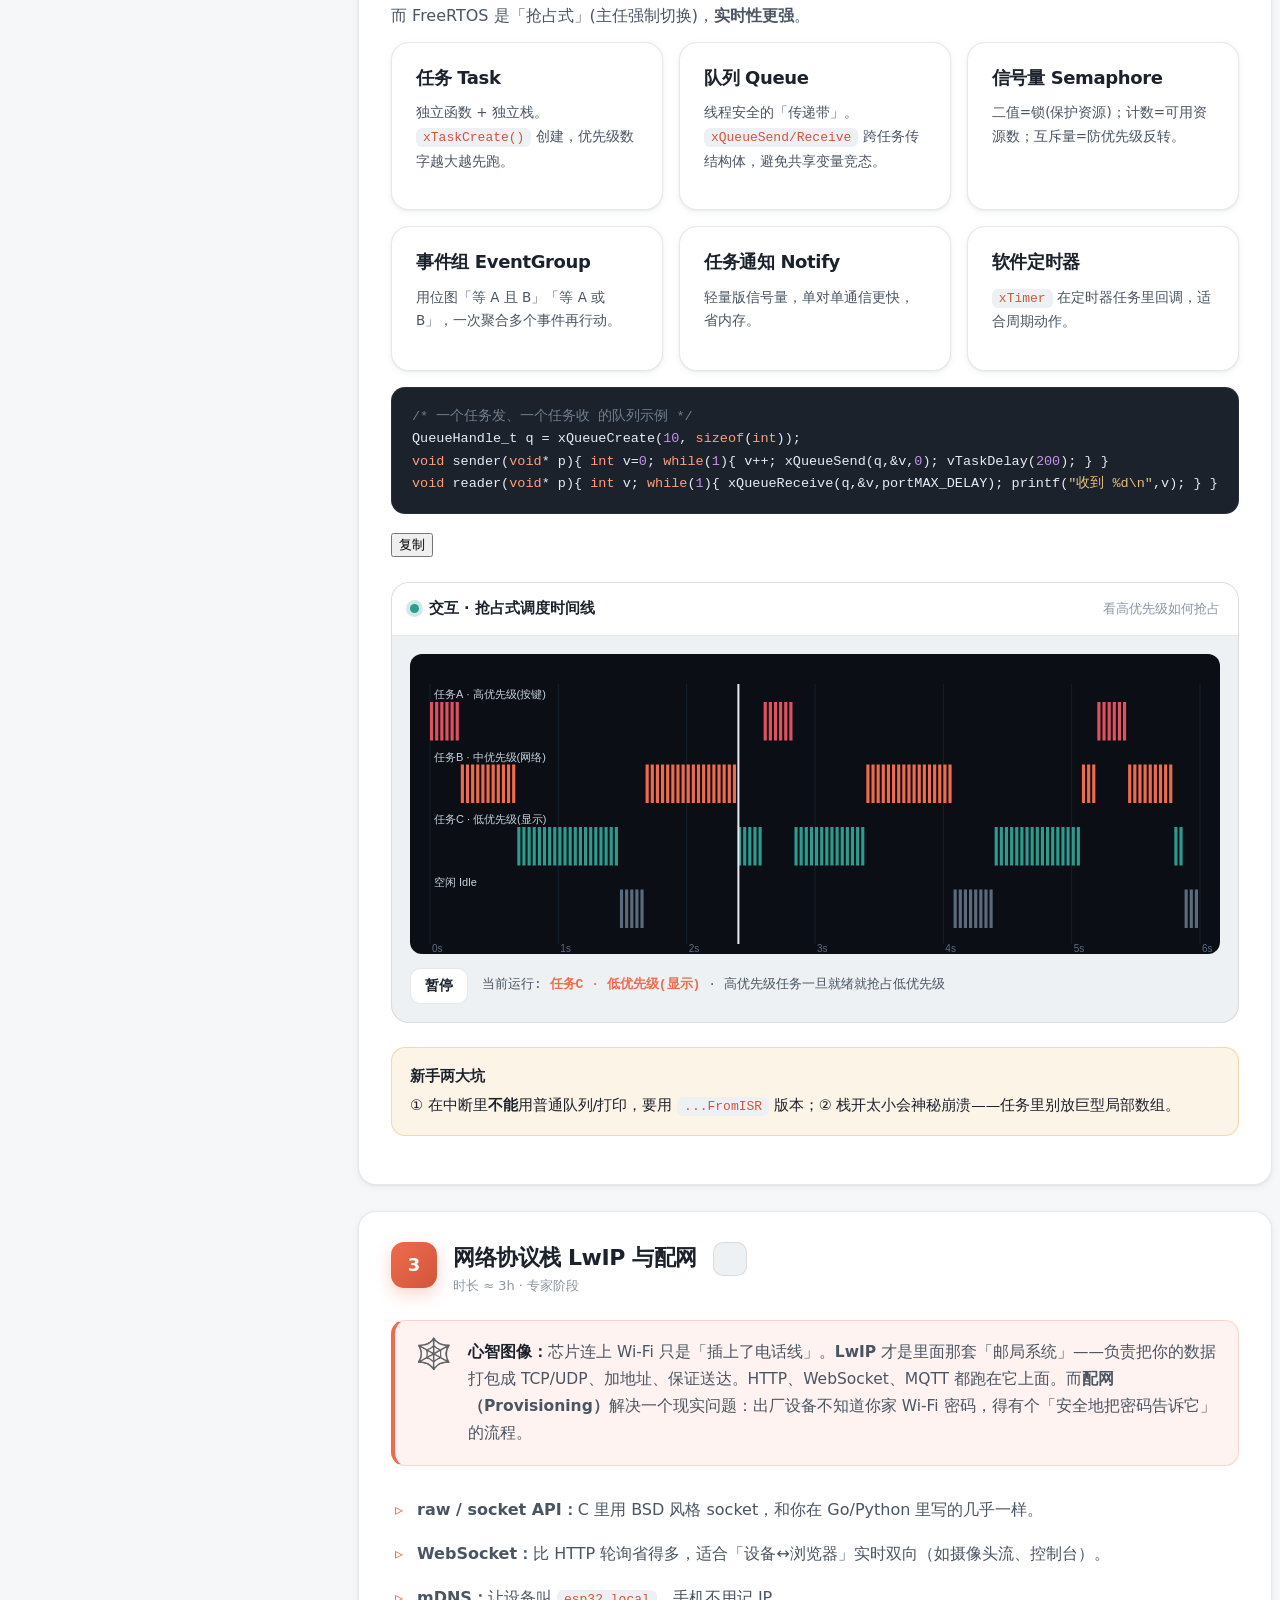
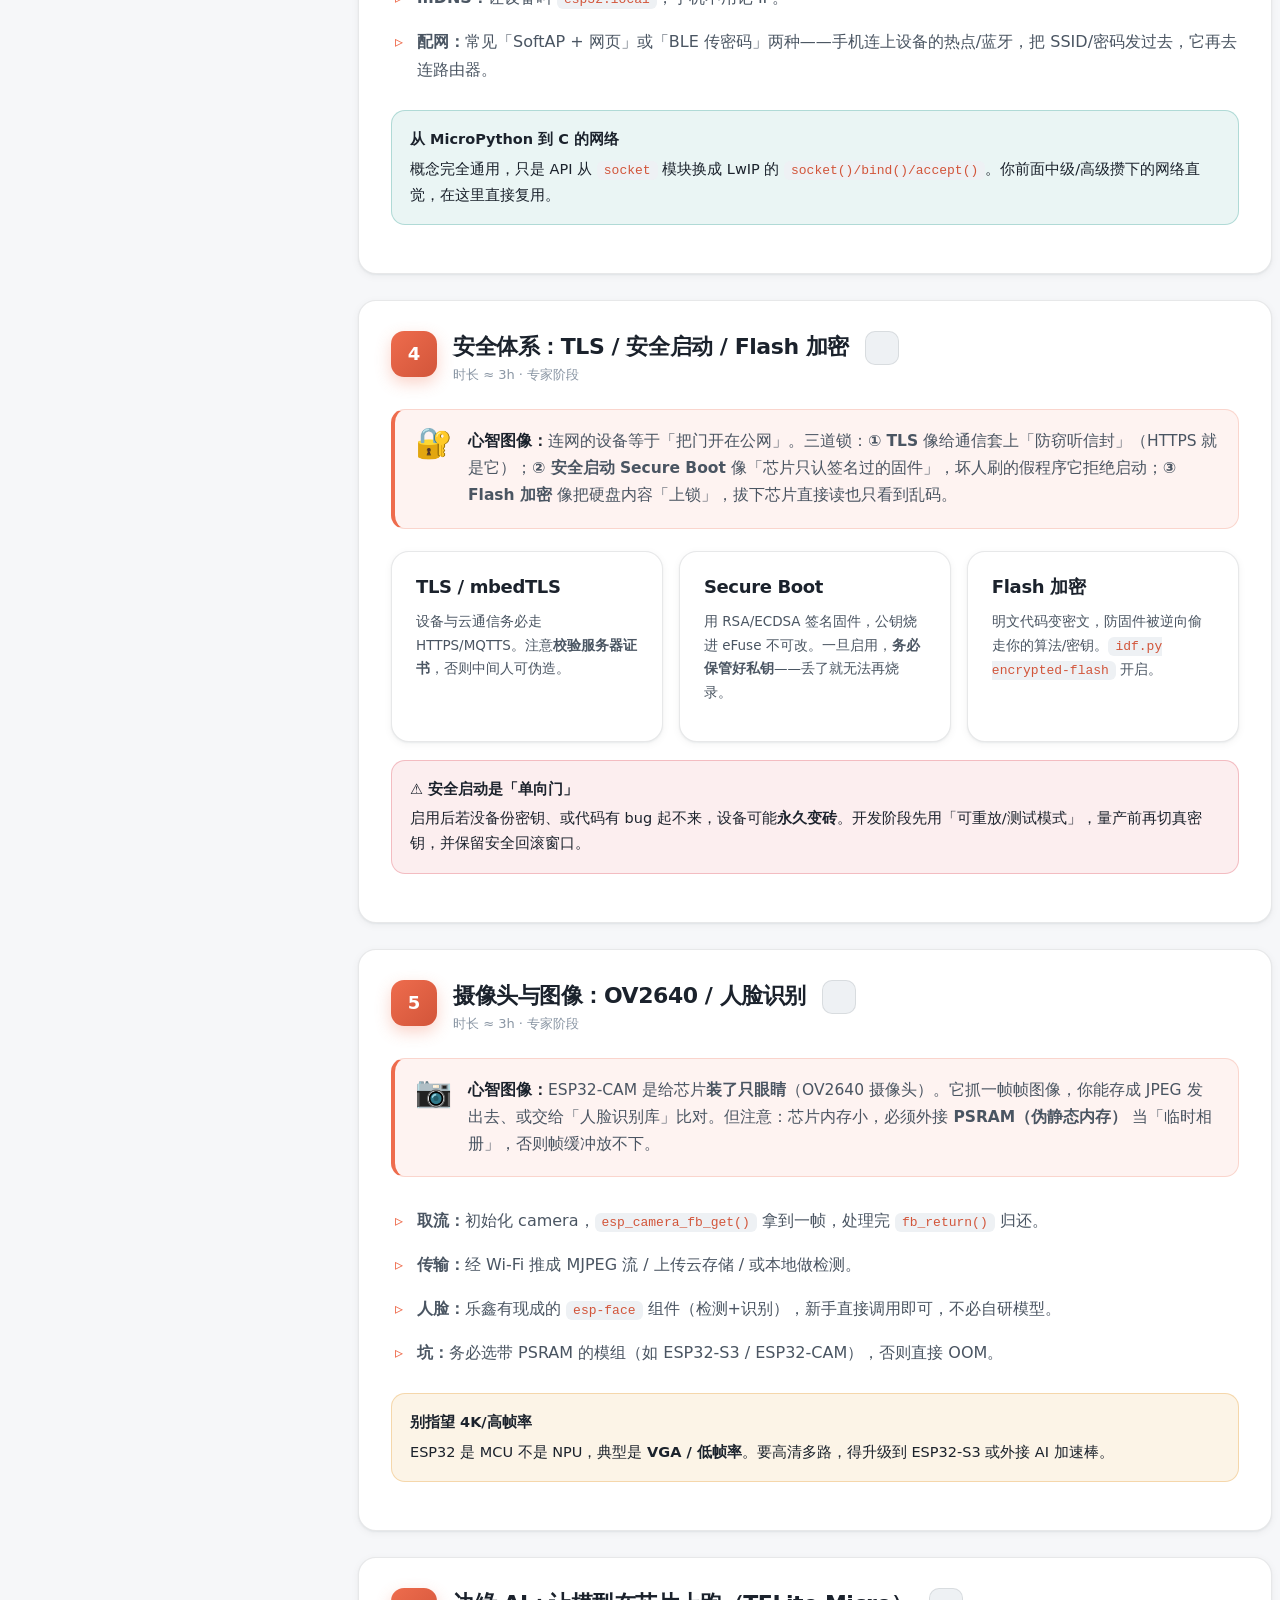
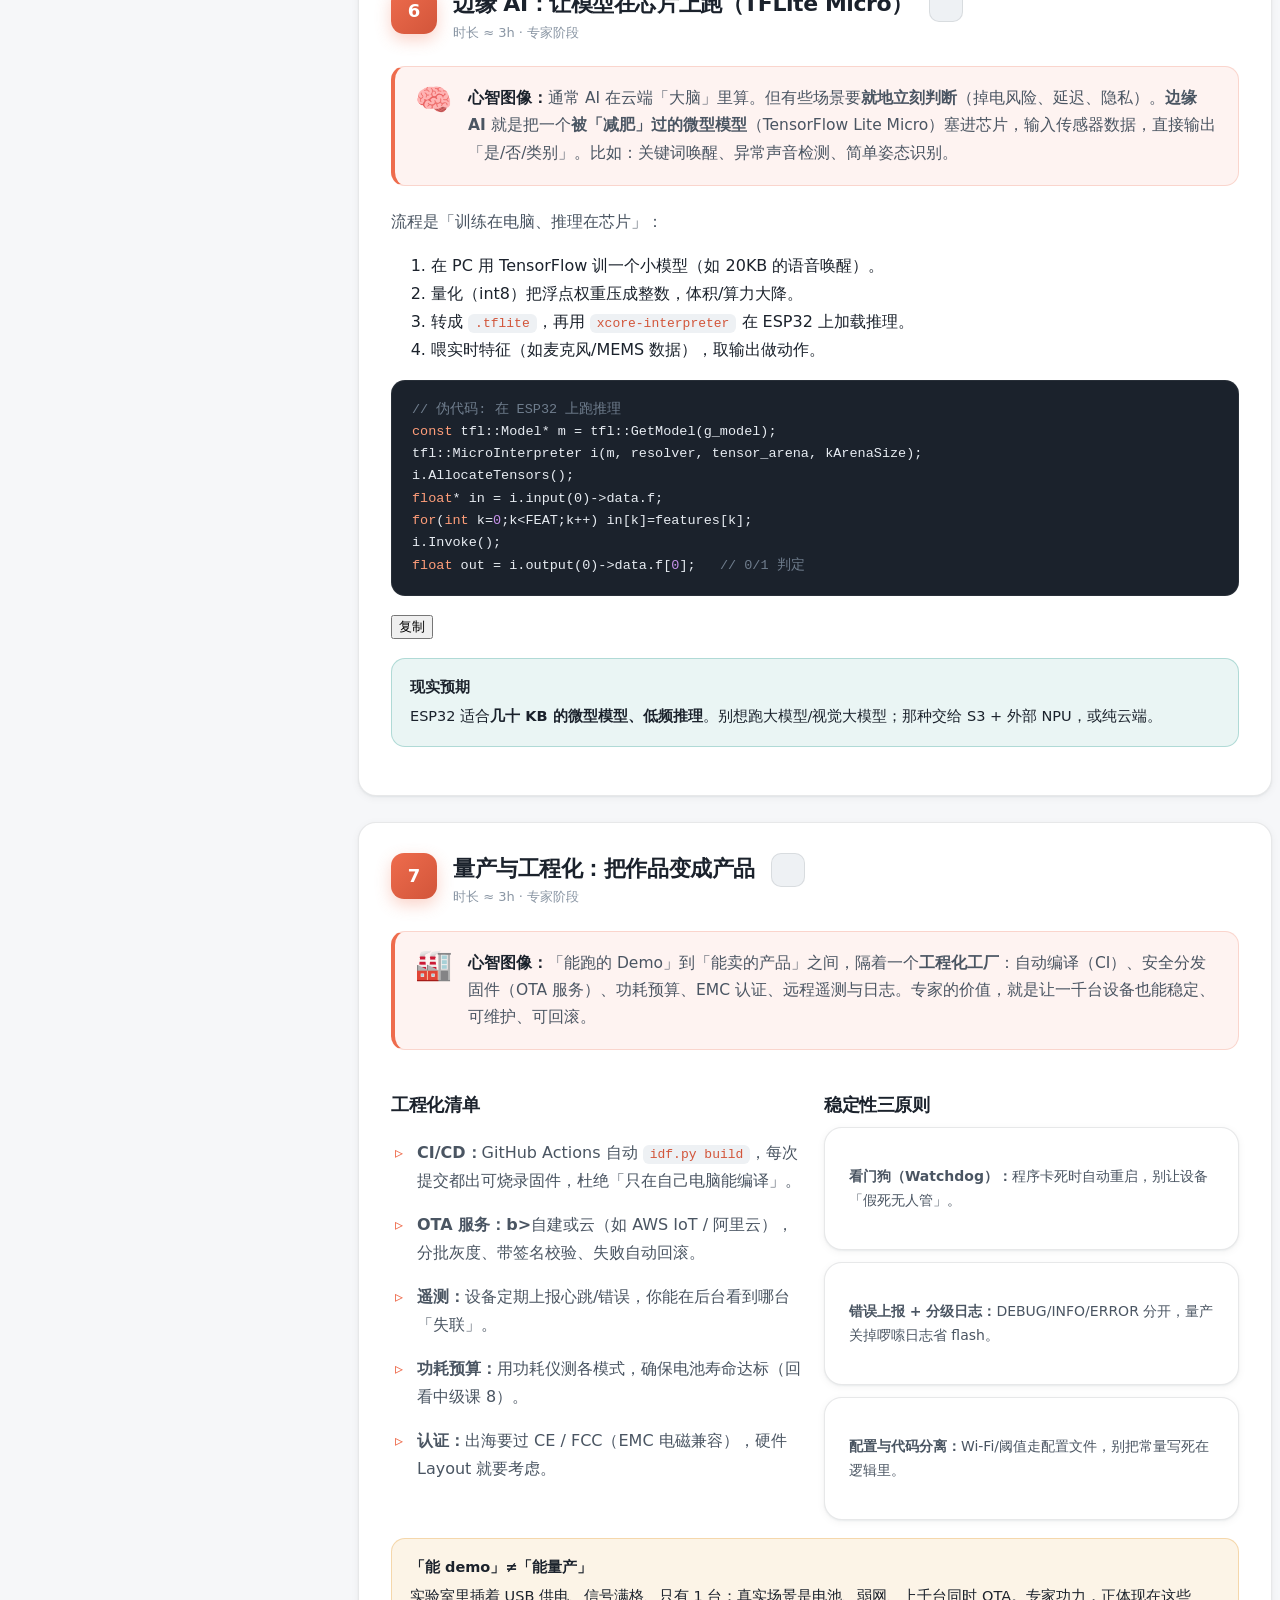
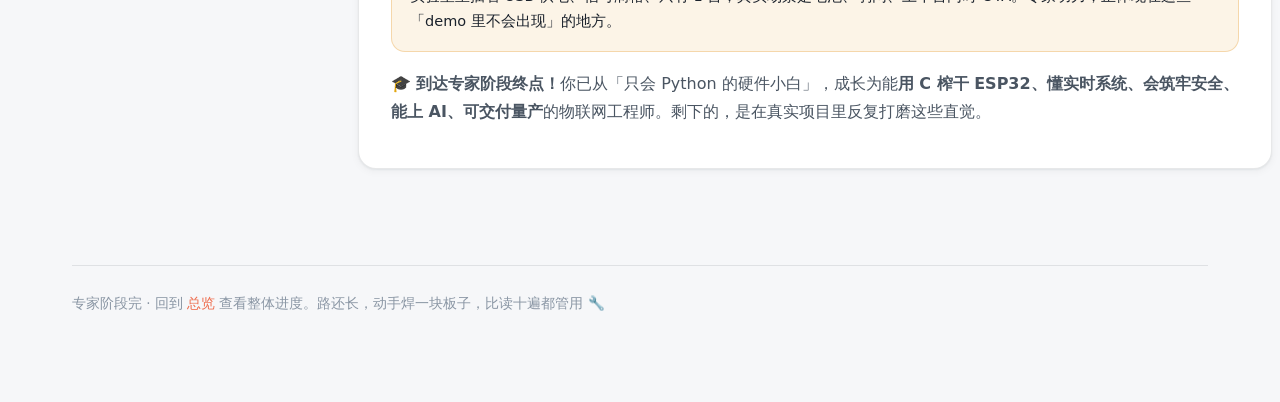
<file: stage4.html>
<!DOCTYPE html>
<html lang="zh-CN" data-theme="system">
<head>
<meta charset="UTF-8">
<meta name="viewport" content="width=device-width, initial-scale=1.0">
<title>专家阶段 · ESP32 学习路线</title>
<link rel="stylesheet" href="assets/style.css">
</head>
<body>

<header class="topbar">
  <div class="brand"><span class="logo">E32</span><div>ESP32 学习路线<br><small>从零基础到专家 · 直觉优先</small></div></div>
  <nav>
    <a href="index.html">总览</a>
    <a href="stage0.html">预备</a>
    <a href="stage1.html">入门</a>
    <a href="stage2.html">中级</a>
    <a href="stage3.html">高级</a>
    <a href="stage4.html" class="active">专家</a>
    <a href="firmware.html">固件</a>
    <a href="peripherals.html">外设</a>
    <a href="troubleshoot.html">排错</a>
  </nav>
  <button class="theme-btn" data-theme-set="light" title="亮色">☀</button>
  <button class="theme-btn" data-theme-set="dark" title="暗色">🌙</button>
  <button class="theme-btn" data-theme-set="system" title="跟随系统">🖥</button>
</header>

<main class="wrap">
  <section class="hero" style="padding:30px 0 10px;">
    <div class="eyebrow">阶段 04 / 04</div>
    <h1>专家阶段：钻进芯片，交付产品</h1>
    <p class="lead">目标：摆脱解释器，<strong>用官方 C 工具链榨干硬件</strong>；吃透实时操作系统；筑牢安全；让摄像头/AI 在芯片上跑；把作品变成<strong>可量产、可维护、可升级</strong>的产品。</p>
    <div class="pill-row">
      <span class="pill accent">7 门课</span>
      <span class="pill">~21 小时</span>
      <span class="pill">ESP‑IDF / C</span>
      <span class="pill">RTOS / 安全 / AI</span>
    </div>
  </section>

  <div class="stage-layout">
    <aside class="toc">
      <h4>本阶段目录</h4>
      <a href="#c1">1 · ESP‑IDF 原生 C</a>
      <a href="#c2">2 · FreeRTOS 深入</a>
      <a href="#c3">3 · 网络栈 & 配网</a>
      <a href="#c4">4 · 安全体系</a>
      <a href="#c5">5 · 摄像头与图像</a>
      <a href="#c6">6 · 边缘 AI</a>
      <a href="#c7">7 · 量产工程化</a>
    </aside>

    <div>

      <!-- 课程 1 -->
      <article class="course reveal" id="c1">
        <div class="course-head">
          <div class="course-idx">1</div>
          <div><h3>ESP‑IDF 原生开发：从 Python 走向 C</h3><div class="sub">时长 ≈ 3h · 专家阶段</div></div>
          <button class="check-btn" data-course="stage4-c1" title="标记完成">✓</button>
        </div>
        <div class="mind">
          <span class="ico">⚙️</span>
          <div class="body"><b>心智图像：</b>MicroPython 像「请了个翻译官，你说 Python 他翻给芯片听」——方便但有开销。<strong>ESP‑IDF 是直接用芯片的母语（C）对话</strong>：没有翻译损耗、能碰所有底层寄存器、性能与内存都拉满。它本质上 = <strong>FreeRTOS（实时系统）+ LwIP（网络栈）+ 乐鑫驱动</strong> 的一套官方积木。</div>
        </div>
        <p>别怕 C：你已经有编程底子（Go/Python），变量、循环、函数都懂，只是语法多了「类型」和「指针」两个新朋友。先把环境搭起来，跑通官方例程，再一点点改。</p>
        <pre data-copy><code><span class="cm">/* 最小 app_main：点灯 (ESP-IDF / C) */</span>
<span class="kw">#include</span> <span class="str">"driver/gpio.h"</span>

<span class="kw">void</span> app_main(<span class="kw">void</span>) {
    gpio_reset_pin(<span class="num">2</span>);
    gpio_set_direction(<span class="num">2</span>, GPIO_MODE_OUTPUT);
    <span class="kw">while</span> (<span class="num">1</span>) {
        gpio_set_level(<span class="num">2</span>, <span class="num">1</span>);   <span class="cm">// 亮</span>
        vTaskDelay(<span class="num">500</span> / portTICK_PERIOD_MS);
        gpio_set_level(<span class="num">2</span>, <span class="num">0</span>);   <span class="cm">// 灭</span>
        vTaskDelay(<span class="num">500</span> / portTICK_PERIOD_MS);
    }
}</code></pre>
        <div class="note info"><span class="t">工作流一句话</span><code>idf.py set-target esp32</code> → 写代码 → <code>idf.py build</code> 编译 → <code>idf.py -p /dev/ttyUSB0 flash monitor</code> 烧录并看日志。配置用 <code>idf.py menuconfig</code> 菜单。组件化：每个功能做成 <code>component</code>，方便复用。</div>
      </article>

      <!-- 课程 2 -->
      <article class="course reveal" id="c2">
        <div class="course-head">
          <div class="course-idx">2</div>
          <div><h3>FreeRTOS 深入：任务、队列、信号量、事件组</h3><div class="sub">时长 ≈ 3h · 专家阶段</div></div>
          <button class="check-btn" data-course="stage4-c2" title="标记完成">✓</button>
        </div>
        <div class="mind">
          <span class="ico">🧵</span>
          <div class="body"><b>心智图像：</b>FreeRTOS 是芯片里的<strong>「车间主任」</strong>。他把工作拆成多个<strong>任务（Task，各自有独立工作台/栈）</strong>，按<strong>优先级抢占</strong>调度——高优先级活儿一来，立刻抢走 CPU。任务之间不能乱翻对方抽屉，于是用<strong>队列（排队传数据）</strong>、<strong>信号量（占坑/同步）</strong>、<strong>事件组（等多个条件凑齐）</strong>来安全协作。</div>
        </div>
        <p>下面四种原语是高可靠固件的基石。注意 MicroPython 的 <code>uasyncio</code> 是「协作式」(一个任务不主动让出就一直占着)；而 FreeRTOS 是「抢占式」(主任强制切换)，<strong>实时性更强</strong>。</p>
        <div class="three">
          <div class="card"><h4 style="margin-top:0">任务 Task</h4><p style="font-size:13.5px">独立函数 + 独立栈。<code>xTaskCreate()</code> 创建，优先级数字越大越先跑。</p></div>
          <div class="card"><h4 style="margin-top:0">队列 Queue</h4><p style="font-size:13.5px">线程安全的「传递带」。<code>xQueueSend/Receive</code> 跨任务传结构体，避免共享变量竞态。</p></div>
          <div class="card"><h4 style="margin-top:0">信号量 Semaphore</h4><p style="font-size:13.5px">二值=锁(保护资源)；计数=可用资源数；互斥量=防优先级反转。</p></div>
          <div class="card"><h4 style="margin-top:0">事件组 EventGroup</h4><p style="font-size:13.5px">用位图「等 A 且 B」「等 A 或 B」，一次聚合多个事件再行动。</p></div>
          <div class="card"><h4 style="margin-top:0">任务通知 Notify</h4><p style="font-size:13.5px">轻量版信号量，单对单通信更快，省内存。</p></div>
          <div class="card"><h4 style="margin-top:0">软件定时器</h4><p style="font-size:13.5px"><code>xTimer</code> 在定时器任务里回调，适合周期动作。</p></div>
        </div>
        <pre data-copy><code><span class="cm">/* 一个任务发、一个任务收 的队列示例 */</span>
QueueHandle_t q = xQueueCreate(<span class="num">10</span>, <span class="kw">sizeof</span>(<span class="kw">int</span>));
<span class="kw">void</span> sender(<span class="kw">void</span>* p){ <span class="kw">int</span> v=<span class="num">0</span>; <span class="kw">while</span>(<span class="num">1</span>){ v++; xQueueSend(q,&v,<span class="num">0</span>); vTaskDelay(<span class="num">200</span>); } }
<span class="kw">void</span> reader(<span class="kw">void</span>* p){ <span class="kw">int</span> v; <span class="kw">while</span>(<span class="num">1</span>){ xQueueReceive(q,&v,portMAX_DELAY); printf(<span class="str">"收到 %d\n"</span>,v); } }</code></pre>
        <div class="demo">
          <div class="demo-head"><span class="pulse"></span><b>交互 · 抢占式调度时间线</b><span class="hint">看高优先级如何抢占</span></div>
          <div class="demo-body">
            <canvas data-demo="rtos" style="height:300px"></canvas>
            <div class="controls">
              <button class="ctrl" data-ctrl="pause">暂停</button>
              <span class="readout" data-readout></span>
            </div>
          </div>
        </div>
        <div class="note warn"><span class="t">新手两大坑</span>① 在中断里<strong>不能</strong>用普通队列/打印，要用 <code>...FromISR</code> 版本；② 栈开太小会神秘崩溃——任务里别放巨型局部数组。</div>
      </article>

      <!-- 课程 3 -->
      <article class="course reveal" id="c3">
        <div class="course-head">
          <div class="course-idx">3</div>
          <div><h3>网络协议栈 LwIP 与配网</h3><div class="sub">时长 ≈ 3h · 专家阶段</div></div>
          <button class="check-btn" data-course="stage4-c3" title="标记完成">✓</button>
        </div>
        <div class="mind">
          <span class="ico">🕸️</span>
          <div class="body"><b>心智图像：</b>芯片连上 Wi‑Fi 只是「插上了电话线」。<strong>LwIP</strong> 才是里面那套「邮局系统」——负责把你的数据打包成 TCP/UDP、加地址、保证送达。HTTP、WebSocket、MQTT 都跑在它上面。而<strong>配网（Provisioning）</strong>解决一个现实问题：出厂设备不知道你家 Wi‑Fi 密码，得有个「安全地把密码告诉它」的流程。</div>
        </div>
        <ul class="clean">
          <li><b>raw / socket API：</b>C 里用 BSD 风格 socket，和你在 Go/Python 里写的几乎一样。</li>
          <li><b>WebSocket：</b>比 HTTP 轮询省得多，适合「设备↔浏览器」实时双向（如摄像头流、控制台）。</li>
          <li><b>mDNS：</b>让设备叫 <code>esp32.local</code>，手机不用记 IP。</li>
          <li><b>配网：</b>常见「SoftAP + 网页」或「BLE 传密码」两种——手机连上设备的热点/蓝牙，把 SSID/密码发过去，它再去连路由器。</li>
        </ul>
        <div class="note info"><span class="t">从 MicroPython 到 C 的网络</span>概念完全通用，只是 API 从 <code>socket</code> 模块换成 LwIP 的 <code>socket()/bind()/accept()</code>。你前面中级/高级攒下的网络直觉，在这里直接复用。</div>
      </article>

      <!-- 课程 4 -->
      <article class="course reveal" id="c4">
        <div class="course-head">
          <div class="course-idx">4</div>
          <div><h3>安全体系：TLS / 安全启动 / Flash 加密</h3><div class="sub">时长 ≈ 3h · 专家阶段</div></div>
          <button class="check-btn" data-course="stage4-c4" title="标记完成">✓</button>
        </div>
        <div class="mind">
          <span class="ico">🔐</span>
          <div class="body"><b>心智图像：</b>连网的设备等于「把门开在公网」。三道锁：<strong>① TLS</strong> 像给通信套上「防窃听信封」（HTTPS 就是它）；<strong>② 安全启动 Secure Boot</strong> 像「芯片只认签名过的固件」，坏人刷的假程序它拒绝启动；<strong>③ Flash 加密</strong> 像把硬盘内容「上锁」，拔下芯片直接读也只看到乱码。</div>
        </div>
        <div class="three">
          <div class="card"><h4 style="margin-top:0">TLS / mbedTLS</h4><p style="font-size:13.5px">设备与云通信务必走 HTTPS/MQTTS。注意<strong>校验服务器证书</strong>，否则中间人可伪造。</p></div>
          <div class="card"><h4 style="margin-top:0">Secure Boot</h4><p style="font-size:13.5px">用 RSA/ECDSA 签名固件，公钥烧进 eFuse 不可改。一旦启用，<strong>务必保管好私钥</strong>——丢了就无法再烧录。</p></div>
          <div class="card"><h4 style="margin-top:0">Flash 加密</h4><p style="font-size:13.5px">明文代码变密文，防固件被逆向偷走你的算法/密钥。<code>idf.py encrypted-flash</code> 开启。</p></div>
        </div>
        <div class="note danger"><span class="t">⚠ 安全启动是「单向门」</span>启用后若没备份密钥、或代码有 bug 起不来，设备可能<strong>永久变砖</strong>。开发阶段先用「可重放/测试模式」，量产前再切真密钥，并保留安全回滚窗口。</div>
      </article>

      <!-- 课程 5 -->
      <article class="course reveal" id="c5">
        <div class="course-head">
          <div class="course-idx">5</div>
          <div><h3>摄像头与图像：OV2640 / 人脸识别</h3><div class="sub">时长 ≈ 3h · 专家阶段</div></div>
          <button class="check-btn" data-course="stage4-c5" title="标记完成">✓</button>
        </div>
        <div class="mind">
          <span class="ico">📷</span>
          <div class="body"><b>心智图像：</b>ESP32‑CAM 是给芯片<strong>装了只眼睛</strong>（OV2640 摄像头）。它抓一帧帧图像，你能存成 JPEG 发出去、或交给「人脸识别库」比对。但注意：芯片内存小，必须外接<strong> PSRAM（伪静态内存）</strong> 当「临时相册」，否则帧缓冲放不下。</div>
        </div>
        <ul class="clean">
          <li><b>取流：</b>初始化 camera，<code>esp_camera_fb_get()</code> 拿到一帧，处理完 <code>fb_return()</code> 归还。</li>
          <li><b>传输：</b>经 Wi‑Fi 推成 MJPEG 流 / 上传云存储 / 或本地做检测。</li>
          <li><b>人脸：</b>乐鑫有现成的 <code>esp-face</code> 组件（检测+识别），新手直接调用即可，不必自研模型。</li>
          <li><b>坑：</b>务必选带 PSRAM 的模组（如 ESP32‑S3 / ESP32‑CAM），否则直接 OOM。</li>
        </ul>
        <div class="note warn"><span class="t">别指望 4K/高帧率</span>ESP32 是 MCU 不是 NPU，典型是 <strong>VGA / 低帧率</strong>。要高清多路，得升级到 ESP32‑S3 或外接 AI 加速棒。</div>
      </article>

      <!-- 课程 6 -->
      <article class="course reveal" id="c6">
        <div class="course-head">
          <div class="course-idx">6</div>
          <div><h3>边缘 AI：让模型在芯片上跑（TFLite Micro）</h3><div class="sub">时长 ≈ 3h · 专家阶段</div></div>
          <button class="check-btn" data-course="stage4-c6" title="标记完成">✓</button>
        </div>
        <div class="mind">
          <span class="ico">🧠</span>
          <div class="body"><b>心智图像：</b>通常 AI 在云端「大脑」里算。但有些场景要<strong>就地立刻判断</strong>（掉电风险、延迟、隐私）。<strong>边缘 AI</strong> 就是把一个<strong>被「减肥」过的微型模型</strong>（TensorFlow Lite Micro）塞进芯片，输入传感器数据，直接输出「是/否/类别」。比如：关键词唤醒、异常声音检测、简单姿态识别。</div>
        </div>
        <p>流程是「训练在电脑、推理在芯片」：</p>
        <ol class="clean">
          <li>在 PC 用 TensorFlow 训一个小模型（如 20KB 的语音唤醒）。</li>
          <li>量化（int8）把浮点权重压成整数，体积/算力大降。</li>
          <li>转成 <code>.tflite</code>，再用 <code>xcore-interpreter</code> 在 ESP32 上加载推理。</li>
          <li>喂实时特征（如麦克风/MEMS 数据），取输出做动作。</li>
        </ol>
        <pre data-copy><code><span class="cm">// 伪代码: 在 ESP32 上跑推理</span>
<span class="kw">const</span> tfl::Model* m = tfl::GetModel(g_model);
tfl::MicroInterpreter i(m, resolver, tensor_arena, kArenaSize);
i.AllocateTensors();
<span class="kw">float</span>* in = i.input(0)->data.f;
<span class="kw">for</span>(<span class="kw">int</span> k=<span class="num">0</span>;k&lt;FEAT;k++) in[k]=features[k];
i.Invoke();
<span class="kw">float</span> out = i.output(0)->data.f[<span class="num">0</span>];   <span class="cm">// 0/1 判定</span></code></pre>
        <div class="note info"><span class="t">现实预期</span>ESP32 适合<strong>几十 KB 的微型模型、低频推理</strong>。别想跑大模型/视觉大模型；那种交给 S3 + 外部 NPU，或纯云端。</div>
      </article>

      <!-- 课程 7 -->
      <article class="course reveal" id="c7">
        <div class="course-head">
          <div class="course-idx">7</div>
          <div><h3>量产与工程化：把作品变成产品</h3><div class="sub">时长 ≈ 3h · 专家阶段</div></div>
          <button class="check-btn" data-course="stage4-c7" title="标记完成">✓</button>
        </div>
        <div class="mind">
          <span class="ico">🏭</span>
          <div class="body"><b>心智图像：</b>「能跑的 Demo」到「能卖的产品」之间，隔着一个<strong>工程化工厂</strong>：自动编译（CI）、安全分发固件（OTA 服务）、功耗预算、EMC 认证、远程遥测与日志。专家的价值，就是让一千台设备也能稳定、可维护、可回滚。</div>
        </div>
        <div class="two">
          <div>
            <h4>工程化清单</h4>
            <ul class="clean">
              <li><b>CI/CD：</b>GitHub Actions 自动 <code>idf.py build</code>，每次提交都出可烧录固件，杜绝「只在自己电脑能编译」。</li>
              <li><b>OTA 服务：b></b>自建或云（如 AWS IoT / 阿里云），分批灰度、带签名校验、失败自动回滚。</li>
              <li><b>遥测：</b>设备定期上报心跳/错误，你能在后台看到哪台「失联」。</li>
              <li><b>功耗预算：</b>用功耗仪测各模式，确保电池寿命达标（回看中级课 8）。</li>
              <li><b>认证：</b>出海要过 CE / FCC（EMC 电磁兼容），硬件Layout 就要考虑。</li>
            </ul>
          </div>
          <div>
            <h4>稳定性三原则</h4>
            <div class="card"><p style="font-size:14px"><b>看门狗（Watchdog）：</b>程序卡死时自动重启，别让设备「假死无人管」。</p></div>
            <div class="card" style="margin-top:12px"><p style="font-size:14px"><b>错误上报 + 分级日志：</b>DEBUG/INFO/ERROR 分开，量产关掉啰嗦日志省 flash。</p></div>
            <div class="card" style="margin-top:12px"><p style="font-size:14px"><b>配置与代码分离：</b>Wi‑Fi/阈值走配置文件，别把常量写死在逻辑里。</p></div>
          </div>
        </div>
        <div class="note warn"><span class="t">「能 demo」≠「能量产」</span>实验室里插着 USB 供电、信号满格、只有 1 台；真实场景是电池、弱网、上千台同时 OTA。专家功力，正体现在这些「demo 里不会出现」的地方。</div>
        <p>🎓 <b>到达专家阶段终点！</b>你已从「只会 Python 的硬件小白」，成长为能<strong>用 C 榨干 ESP32、懂实时系统、会筑牢安全、能上 AI、可交付量产</strong>的物联网工程师。剩下的，是在真实项目里反复打磨这些直觉。</p>
      </article>

    </div>
  </div>

  <footer class="foot">
    专家阶段完 · 回到 <a href="index.html">总览</a> 查看整体进度。路还长，动手焊一块板子，比读十遍都管用 🔧
  </footer>
</main>

<script src="assets/app.js"></script>
<script src="assets/demos.js"></script>
</body>
</html>
</file>
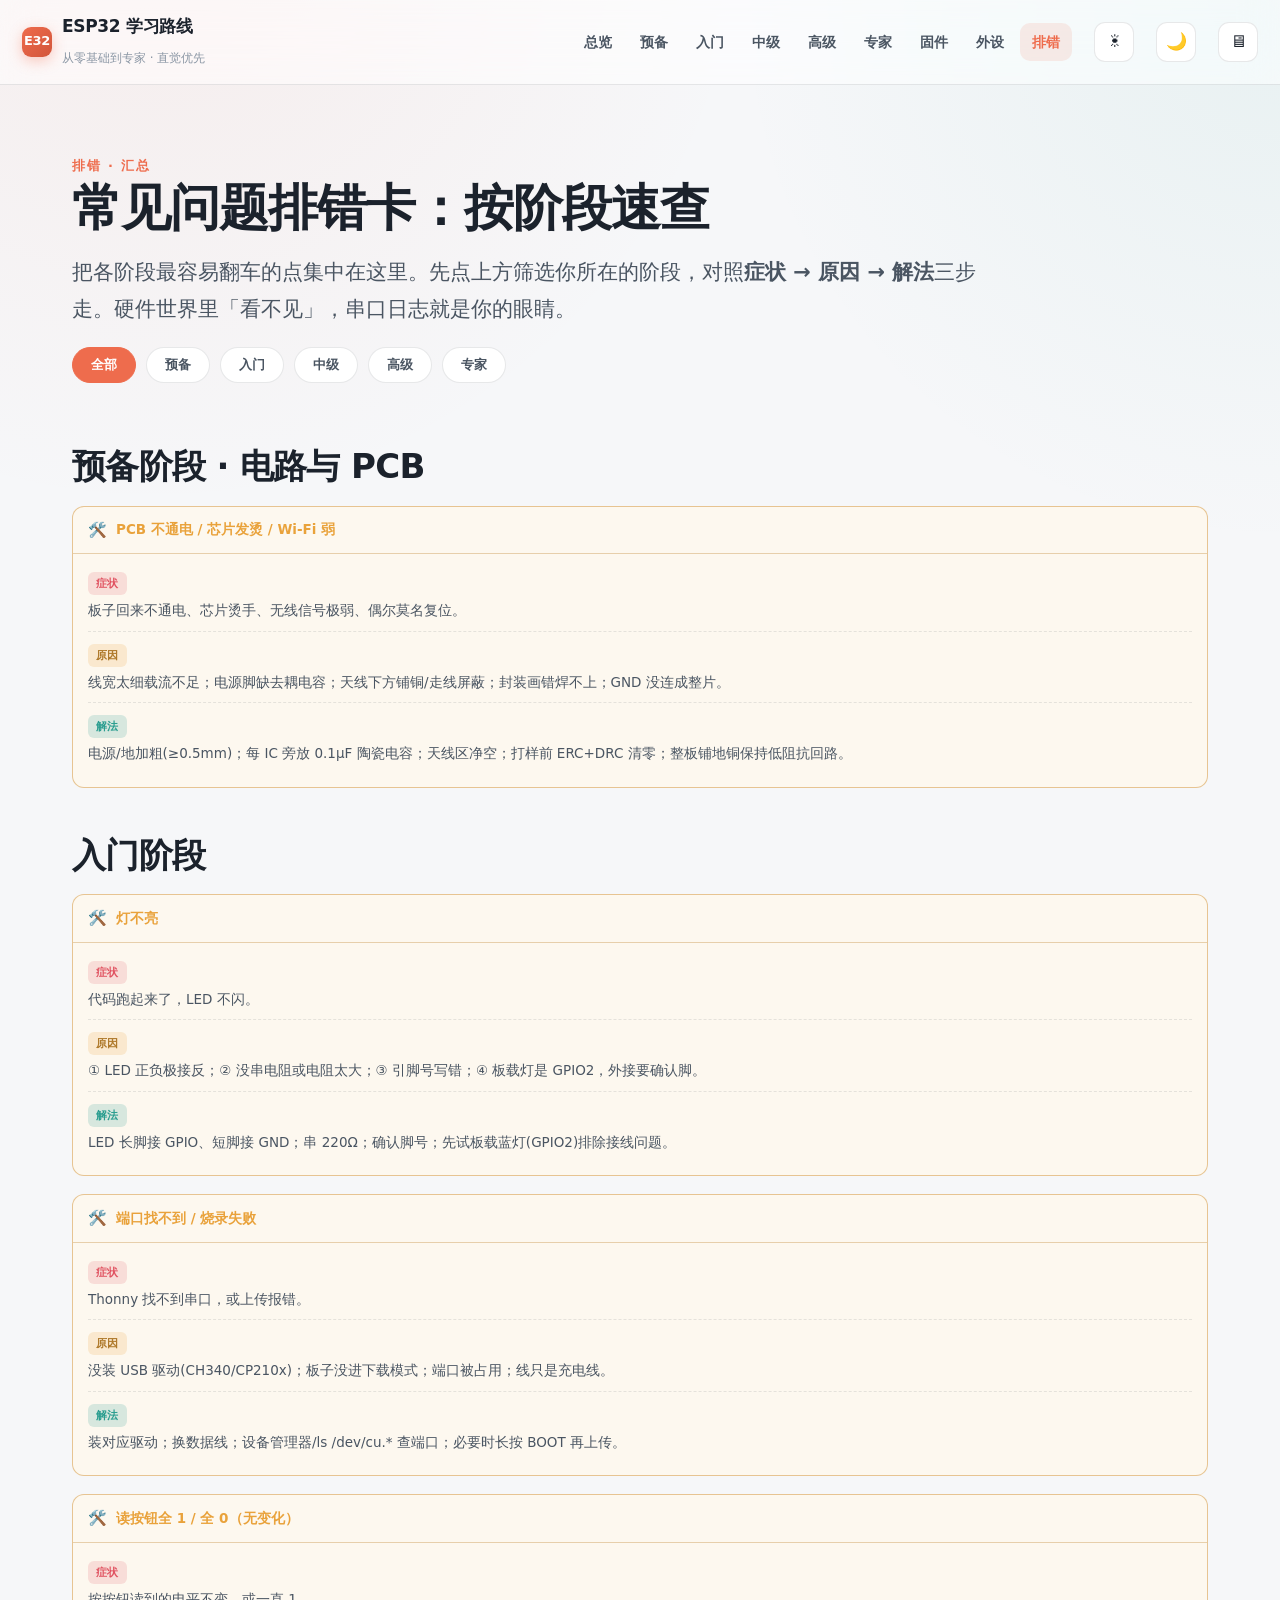
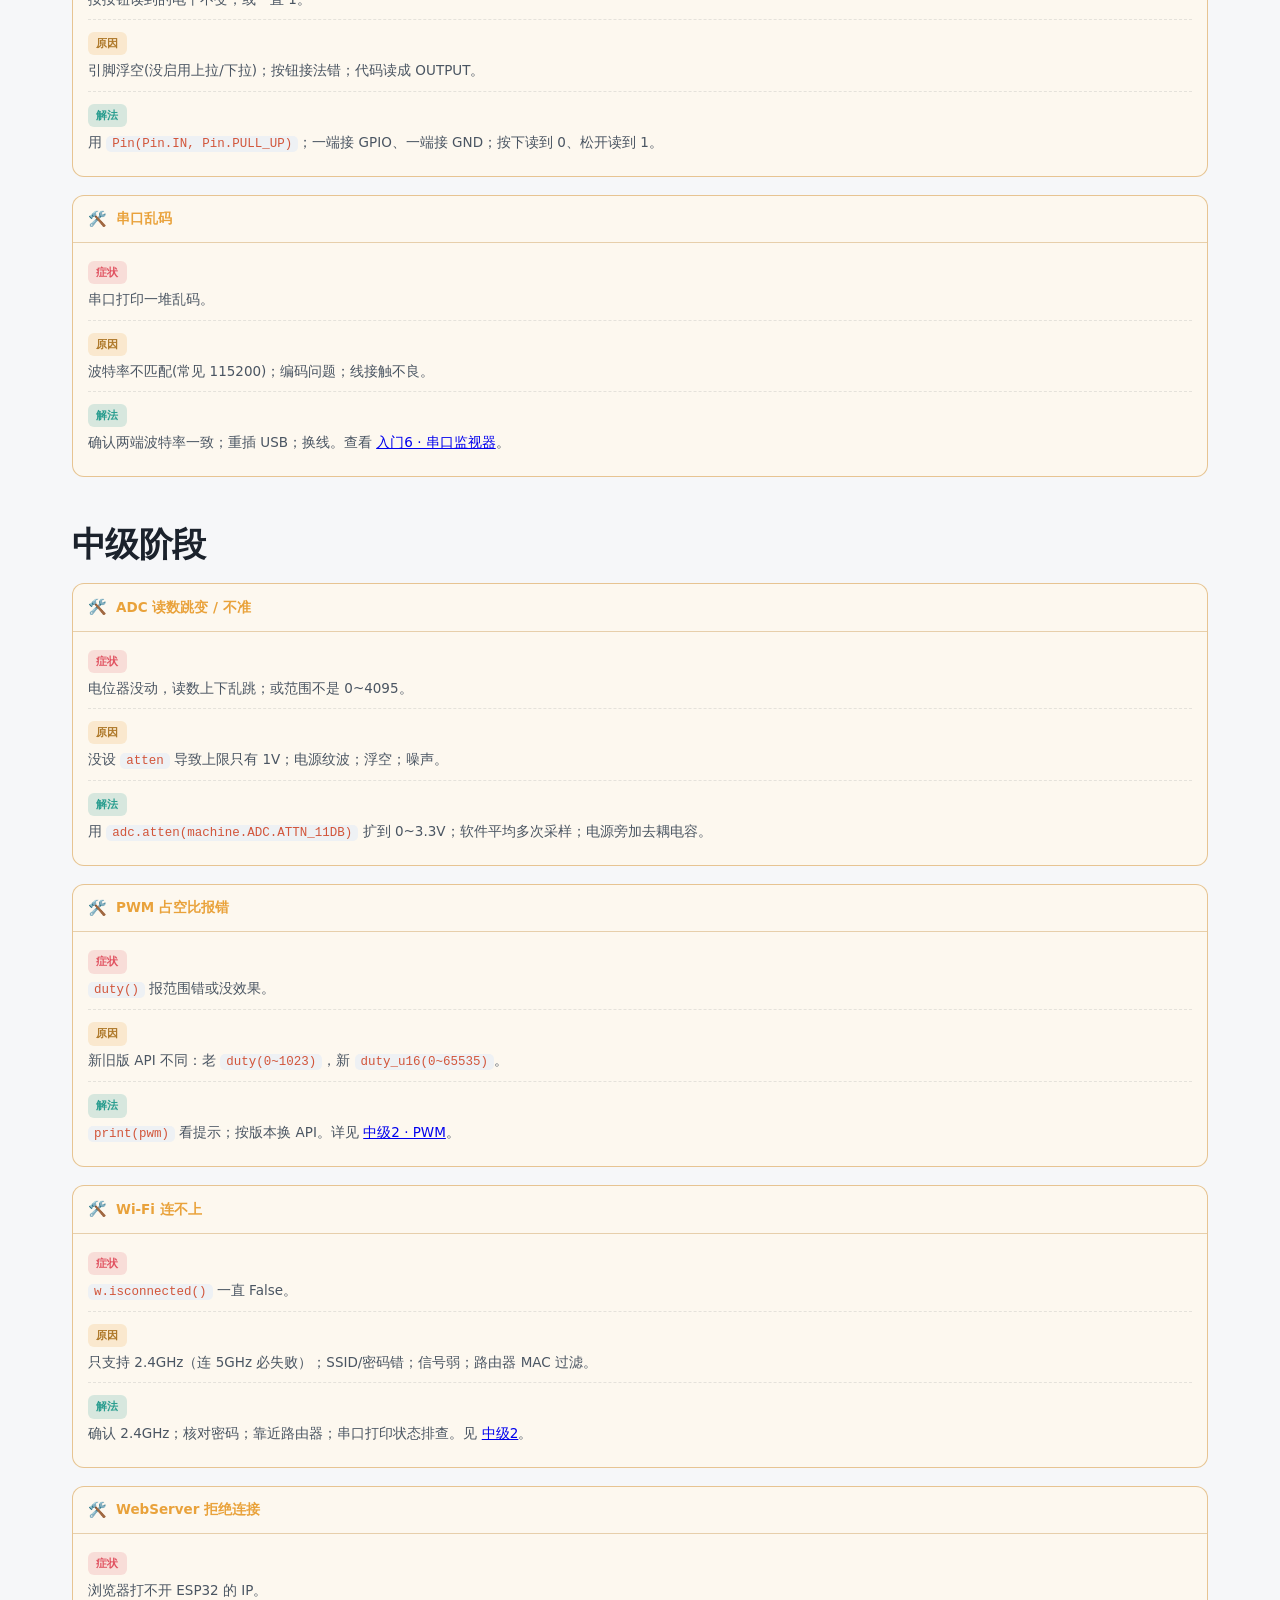
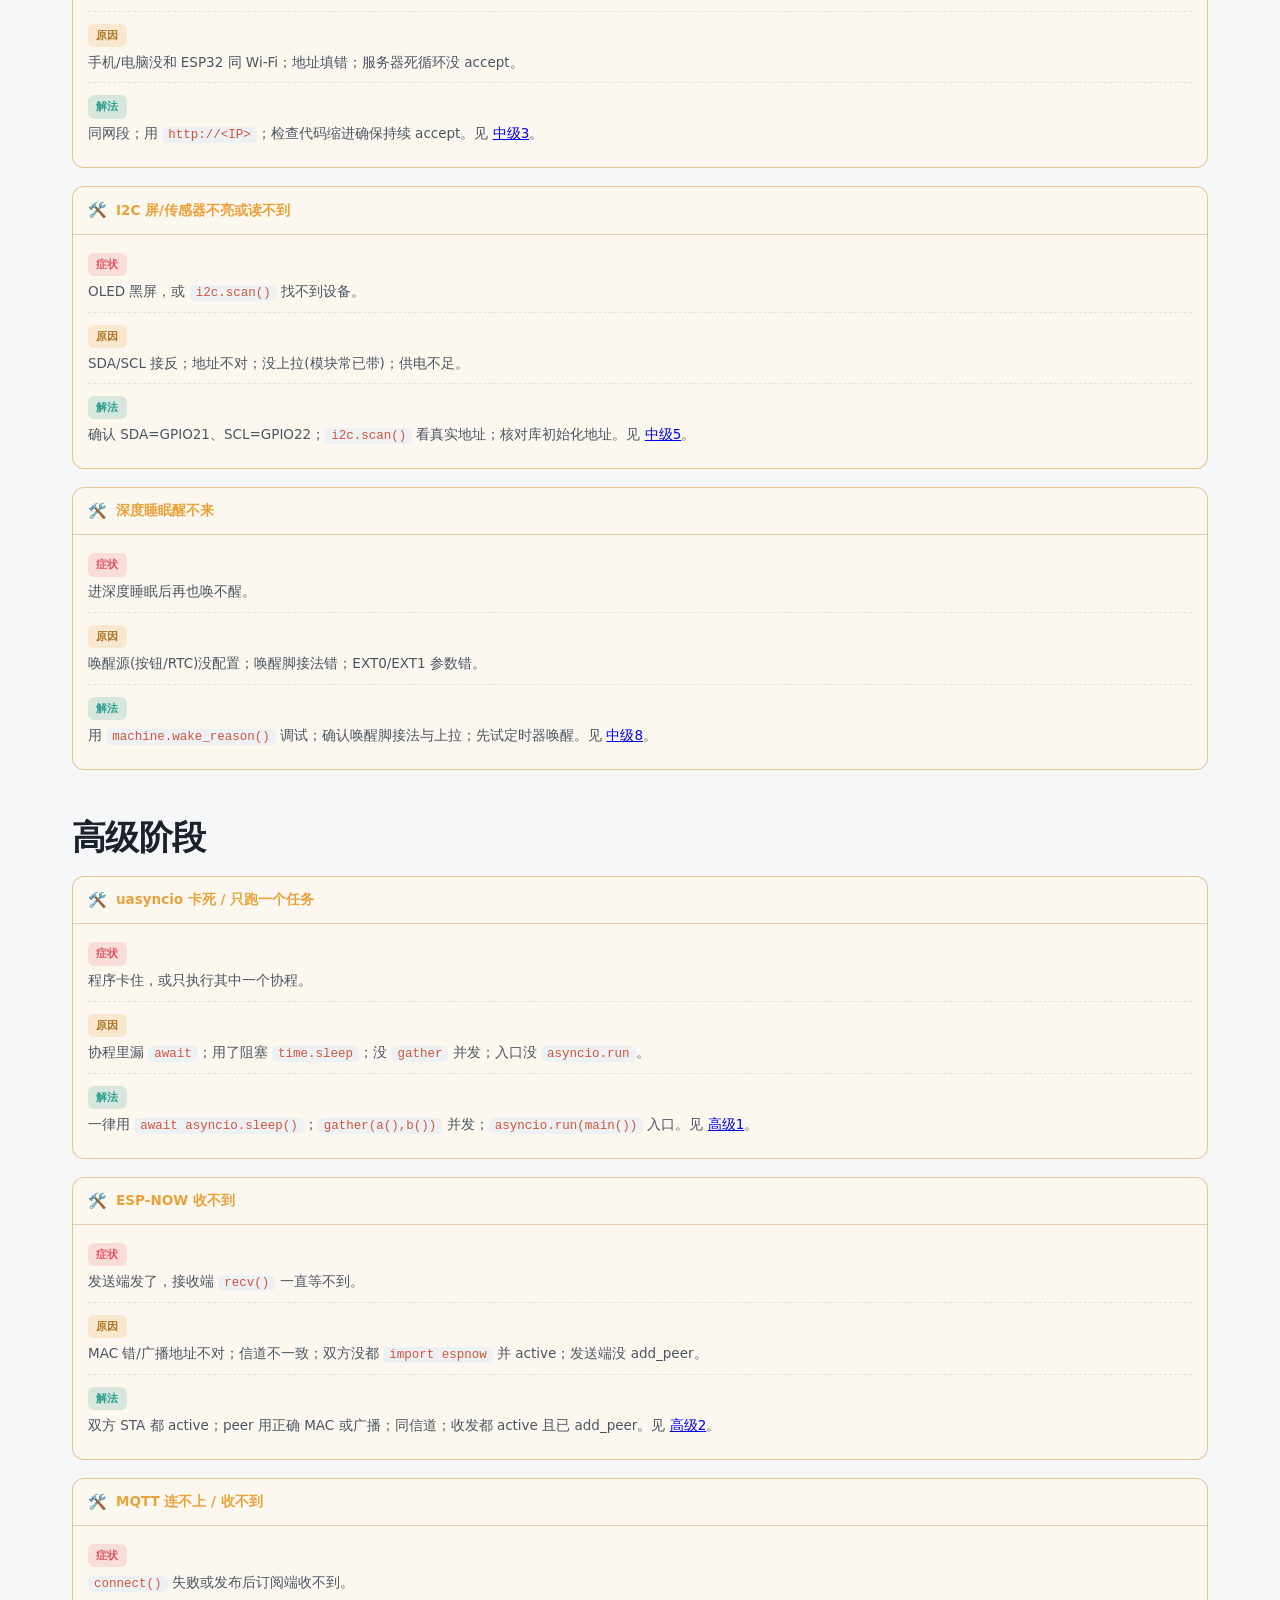
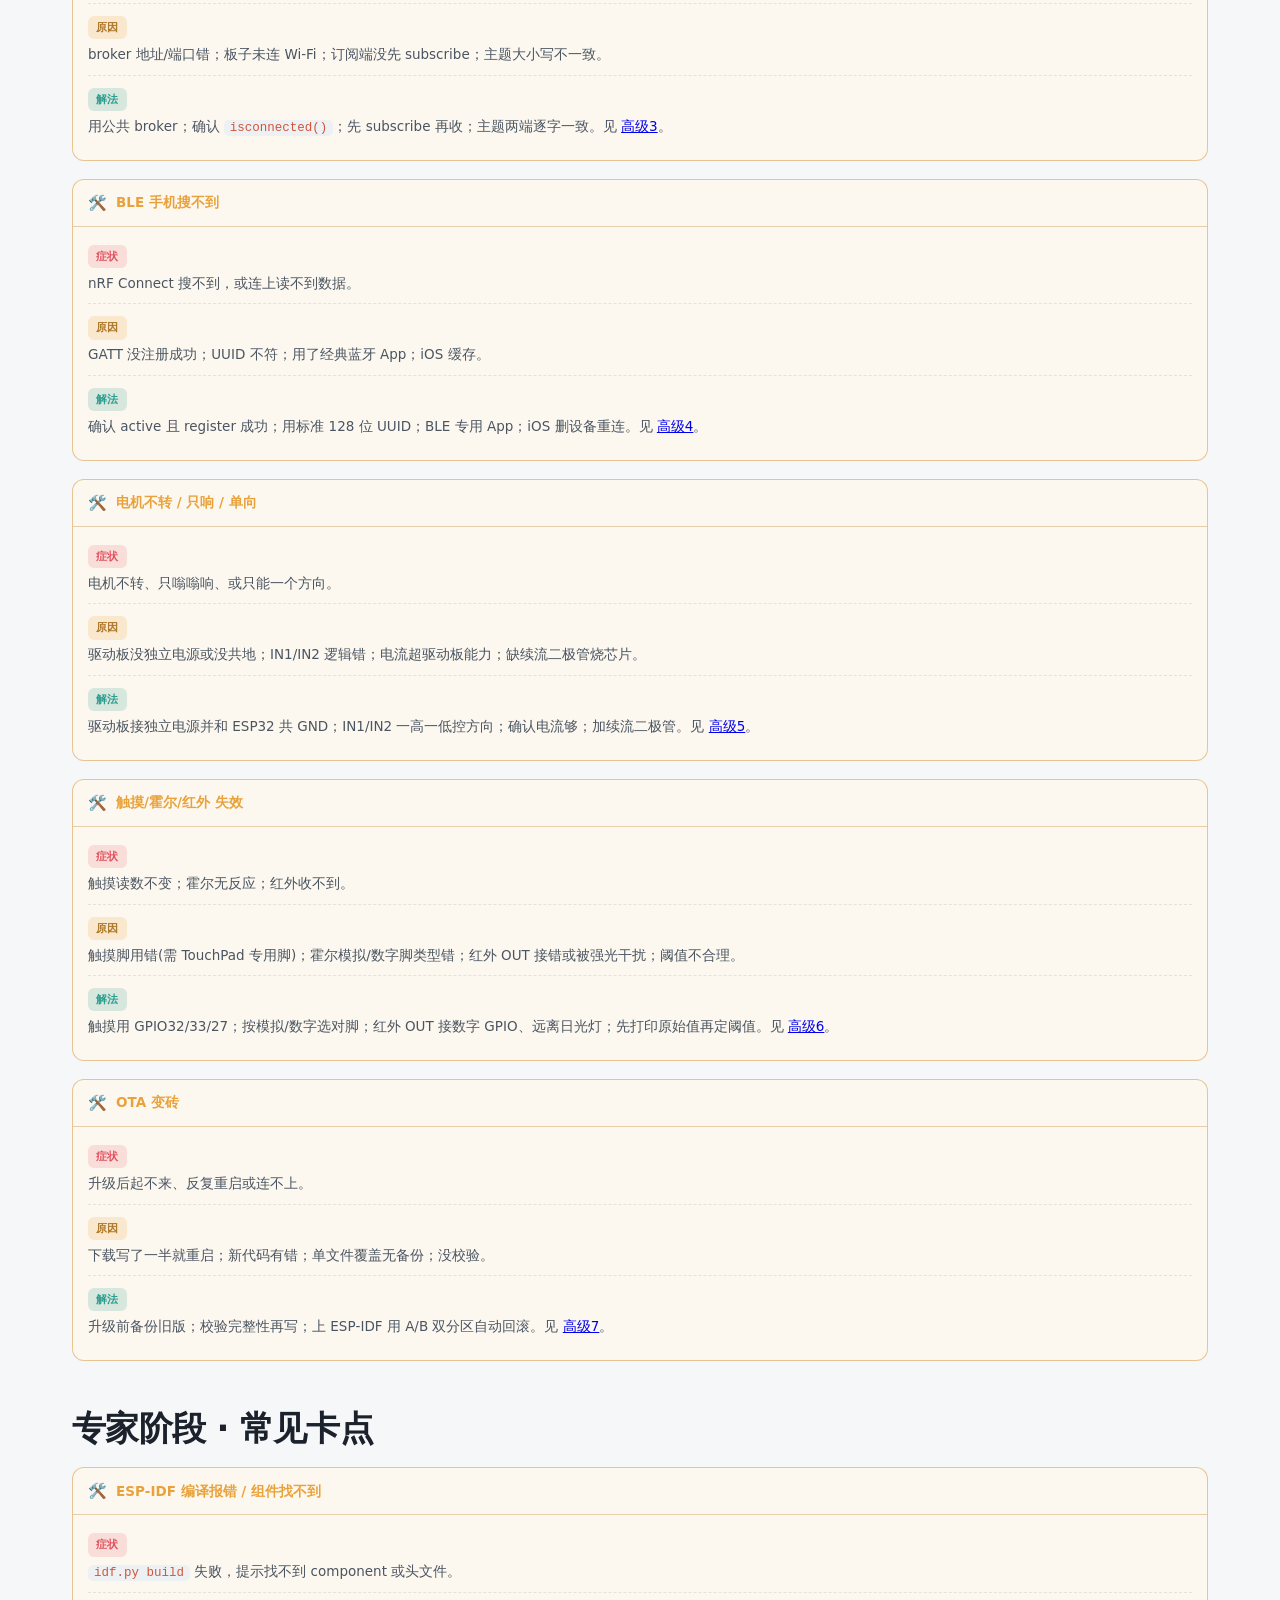
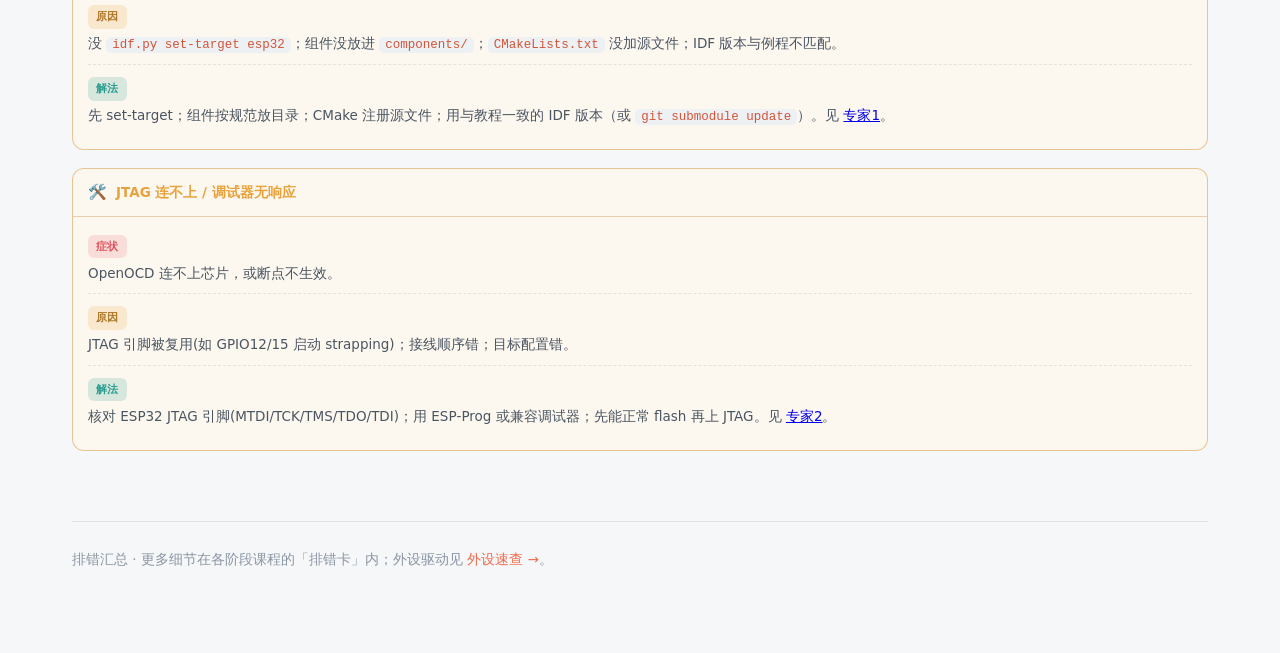
<file: troubleshoot.html>
<!DOCTYPE html>
<html lang="zh-CN" data-theme="system">
<head>
<meta charset="UTF-8">
<meta name="viewport" content="width=device-width, initial-scale=1.0">
<title>常见问题排错卡 · 汇总</title>
<link rel="stylesheet" href="assets/style.css">
</head>
<body>

<header class="topbar">
  <div class="brand"><span class="logo">E32</span><div>ESP32 学习路线<br><small>从零基础到专家 · 直觉优先</small></div></div>
  <nav>
    <a href="index.html">总览</a>
    <a href="stage0.html">预备</a>
    <a href="stage1.html">入门</a>
    <a href="stage2.html">中级</a>
    <a href="stage3.html">高级</a>
    <a href="stage4.html">专家</a>
    <a href="firmware.html">固件</a>
    <a href="peripherals.html">外设</a>
    <a href="troubleshoot.html" class="active">排错</a>
  </nav>
  <button class="theme-btn" data-theme-set="light" title="亮色">☀</button>
  <button class="theme-btn" data-theme-set="dark" title="暗色">🌙</button>
  <button class="theme-btn" data-theme-set="system" title="跟随系统">🖥</button>
</header>

<main class="wrap">
  <section class="hero" style="padding:30px 0 10px;">
    <div class="eyebrow">排错 · 汇总</div>
    <h1>常见问题排错卡：按阶段速查</h1>
    <p class="lead">把各阶段最容易翻车的点集中在这里。先点上方筛选你所在的阶段，对照<strong>症状 → 原因 → 解法</strong>三步走。硬件世界里「看不见」，串口日志就是你的眼睛。</p>
    <div class="filter-bar">
      <button class="fbtn active" data-f="all">全部</button>
      <button class="fbtn" data-f="stage0">预备</button>
      <button class="fbtn" data-f="stage1">入门</button>
      <button class="fbtn" data-f="stage2">中级</button>
      <button class="fbtn" data-f="stage3">高级</button>
      <button class="fbtn" data-f="stage4">专家</button>
    </div>
  </section>

  <!-- 预备 -->
  <section class="ts-group reveal" data-stage="stage0">
    <h2>预备阶段 · 电路与 PCB</h2>
    <div class="trouble">
      <div class="t-head"><span class="ico">🛠️</span><span>PCB 不通电 / 芯片发烫 / Wi‑Fi 弱</span></div>
      <div class="t-body">
        <div class="row"><span class="lab sym">症状</span><p>板子回来不通电、芯片烫手、无线信号极弱、偶尔莫名复位。</p></div>
        <div class="row"><span class="lab cau">原因</span><p>线宽太细载流不足；电源脚缺去耦电容；天线下方铺铜/走线屏蔽；封装画错焊不上；GND 没连成整片。</p></div>
        <div class="row"><span class="lab fix">解法</span><p>电源/地加粗(≥0.5mm)；每 IC 旁放 0.1μF 陶瓷电容；天线区净空；打样前 ERC+DRC 清零；整板铺地铜保持低阻抗回路。</p></div>
      </div>
    </div>
  </section>

  <!-- 入门 -->
  <section class="ts-group reveal" data-stage="stage1">
    <h2>入门阶段</h2>
    <div class="trouble">
      <div class="t-head"><span class="ico">🛠️</span><span>灯不亮</span></div>
      <div class="t-body">
        <div class="row"><span class="lab sym">症状</span><p>代码跑起来了，LED 不闪。</p></div>
        <div class="row"><span class="lab cau">原因</span><p>① LED 正负极接反；② 没串电阻或电阻太大；③ 引脚号写错；④ 板载灯是 GPIO2，外接要确认脚。</p></div>
        <div class="row"><span class="lab fix">解法</span><p>LED 长脚接 GPIO、短脚接 GND；串 220Ω；确认脚号；先试板载蓝灯(GPIO2)排除接线问题。</p></div>
      </div>
    </div>
    <div class="trouble">
      <div class="t-head"><span class="ico">🛠️</span><span>端口找不到 / 烧录失败</span></div>
      <div class="t-body">
        <div class="row"><span class="lab sym">症状</span><p>Thonny 找不到串口，或上传报错。</p></div>
        <div class="row"><span class="lab cau">原因</span><p>没装 USB 驱动(CH340/CP210x)；板子没进下载模式；端口被占用；线只是充电线。</p></div>
        <div class="row"><span class="lab fix">解法</span><p>装对应驱动；换数据线；设备管理器/ls /dev/cu.* 查端口；必要时长按 BOOT 再上传。</p></div>
      </div>
    </div>
    <div class="trouble">
      <div class="t-head"><span class="ico">🛠️</span><span>读按钮全 1 / 全 0（无变化）</span></div>
      <div class="t-body">
        <div class="row"><span class="lab sym">症状</span><p>按按钮读到的电平不变，或一直 1。</p></div>
        <div class="row"><span class="lab cau">原因</span><p>引脚浮空(没启用上拉/下拉)；按钮接法错；代码读成 OUTPUT。</p></div>
        <div class="row"><span class="lab fix">解法</span><p>用 <code>Pin(Pin.IN, Pin.PULL_UP)</code>；一端接 GPIO、一端接 GND；按下读到 0、松开读到 1。</p></div>
      </div>
    </div>
    <div class="trouble">
      <div class="t-head"><span class="ico">🛠️</span><span>串口乱码</span></div>
      <div class="t-body">
        <div class="row"><span class="lab sym">症状</span><p>串口打印一堆乱码。</p></div>
        <div class="row"><span class="lab cau">原因</span><p>波特率不匹配(常见 115200)；编码问题；线接触不良。</p></div>
        <div class="row"><span class="lab fix">解法</span><p>确认两端波特率一致；重插 USB；换线。查看 <a href="stage1.html#c6">入门6 · 串口监视器</a>。</p></div>
      </div>
    </div>
  </section>

  <!-- 中级 -->
  <section class="ts-group reveal" data-stage="stage2">
    <h2>中级阶段</h2>
    <div class="trouble">
      <div class="t-head"><span class="ico">🛠️</span><span>ADC 读数跳变 / 不准</span></div>
      <div class="t-body">
        <div class="row"><span class="lab sym">症状</span><p>电位器没动，读数上下乱跳；或范围不是 0~4095。</p></div>
        <div class="row"><span class="lab cau">原因</span><p>没设 <code>atten</code> 导致上限只有 1V；电源纹波；浮空；噪声。</p></div>
        <div class="row"><span class="lab fix">解法</span><p>用 <code>adc.atten(machine.ADC.ATTN_11DB)</code> 扩到 0~3.3V；软件平均多次采样；电源旁加去耦电容。</p></div>
      </div>
    </div>
    <div class="trouble">
      <div class="t-head"><span class="ico">🛠️</span><span>PWM 占空比报错</span></div>
      <div class="t-body">
        <div class="row"><span class="lab sym">症状</span><p><code>duty()</code> 报范围错或没效果。</p></div>
        <div class="row"><span class="lab cau">原因</span><p>新旧版 API 不同：老 <code>duty(0~1023)</code>，新 <code>duty_u16(0~65535)</code>。</p></div>
        <div class="row"><span class="lab fix">解法</span><p><code>print(pwm)</code> 看提示；按版本换 API。详见 <a href="stage2.html#c2">中级2 · PWM</a>。</p></div>
      </div>
    </div>
    <div class="trouble">
      <div class="t-head"><span class="ico">🛠️</span><span>Wi‑Fi 连不上</span></div>
      <div class="t-body">
        <div class="row"><span class="lab sym">症状</span><p><code>w.isconnected()</code> 一直 False。</p></div>
        <div class="row"><span class="lab cau">原因</span><p>只支持 2.4GHz（连 5GHz 必失败）；SSID/密码错；信号弱；路由器 MAC 过滤。</p></div>
        <div class="row"><span class="lab fix">解法</span><p>确认 2.4GHz；核对密码；靠近路由器；串口打印状态排查。见 <a href="stage2.html#c2">中级2</a>。</p></div>
      </div>
    </div>
    <div class="trouble">
      <div class="t-head"><span class="ico">🛠️</span><span>WebServer 拒绝连接</span></div>
      <div class="t-body">
        <div class="row"><span class="lab sym">症状</span><p>浏览器打不开 ESP32 的 IP。</p></div>
        <div class="row"><span class="lab cau">原因</span><p>手机/电脑没和 ESP32 同 Wi‑Fi；地址填错；服务器死循环没 accept。</p></div>
        <div class="row"><span class="lab fix">解法</span><p>同网段；用 <code>http://&lt;IP&gt;</code>；检查代码缩进确保持续 accept。见 <a href="stage2.html#c3">中级3</a>。</p></div>
      </div>
    </div>
    <div class="trouble">
      <div class="t-head"><span class="ico">🛠️</span><span>I2C 屏/传感器不亮或读不到</span></div>
      <div class="t-body">
        <div class="row"><span class="lab sym">症状</span><p>OLED 黑屏，或 <code>i2c.scan()</code> 找不到设备。</p></div>
        <div class="row"><span class="lab cau">原因</span><p>SDA/SCL 接反；地址不对；没上拉(模块常已带)；供电不足。</p></div>
        <div class="row"><span class="lab fix">解法</span><p>确认 SDA=GPIO21、SCL=GPIO22；<code>i2c.scan()</code> 看真实地址；核对库初始化地址。见 <a href="stage2.html#c5">中级5</a>。</p></div>
      </div>
    </div>
    <div class="trouble">
      <div class="t-head"><span class="ico">🛠️</span><span>深度睡眠醒不来</span></div>
      <div class="t-body">
        <div class="row"><span class="lab sym">症状</span><p>进深度睡眠后再也唤不醒。</p></div>
        <div class="row"><span class="lab cau">原因</span><p>唤醒源(按钮/RTC)没配置；唤醒脚接法错；EXT0/EXT1 参数错。</p></div>
        <div class="row"><span class="lab fix">解法</span><p>用 <code>machine.wake_reason()</code> 调试；确认唤醒脚接法与上拉；先试定时器唤醒。见 <a href="stage2.html#c8">中级8</a>。</p></div>
      </div>
    </div>
  </section>

  <!-- 高级 -->
  <section class="ts-group reveal" data-stage="stage3">
    <h2>高级阶段</h2>
    <div class="trouble">
      <div class="t-head"><span class="ico">🛠️</span><span>uasyncio 卡死 / 只跑一个任务</span></div>
      <div class="t-body">
        <div class="row"><span class="lab sym">症状</span><p>程序卡住，或只执行其中一个协程。</p></div>
        <div class="row"><span class="lab cau">原因</span><p>协程里漏 <code>await</code>；用了阻塞 <code>time.sleep</code>；没 <code>gather</code> 并发；入口没 <code>asyncio.run</code>。</p></div>
        <div class="row"><span class="lab fix">解法</span><p>一律用 <code>await asyncio.sleep()</code>；<code>gather(a(),b())</code> 并发；<code>asyncio.run(main())</code> 入口。见 <a href="stage3.html#c1">高级1</a>。</p></div>
      </div>
    </div>
    <div class="trouble">
      <div class="t-head"><span class="ico">🛠️</span><span>ESP‑NOW 收不到</span></div>
      <div class="t-body">
        <div class="row"><span class="lab sym">症状</span><p>发送端发了，接收端 <code>recv()</code> 一直等不到。</p></div>
        <div class="row"><span class="lab cau">原因</span><p>MAC 错/广播地址不对；信道不一致；双方没都 <code>import espnow</code> 并 active；发送端没 add_peer。</p></div>
        <div class="row"><span class="lab fix">解法</span><p>双方 STA 都 active；peer 用正确 MAC 或广播；同信道；收发都 active 且已 add_peer。见 <a href="stage3.html#c2">高级2</a>。</p></div>
      </div>
    </div>
    <div class="trouble">
      <div class="t-head"><span class="ico">🛠️</span><span>MQTT 连不上 / 收不到</span></div>
      <div class="t-body">
        <div class="row"><span class="lab sym">症状</span><p><code>connect()</code> 失败或发布后订阅端收不到。</p></div>
        <div class="row"><span class="lab cau">原因</span><p>broker 地址/端口错；板子未连 Wi‑Fi；订阅端没先 subscribe；主题大小写不一致。</p></div>
        <div class="row"><span class="lab fix">解法</span><p>用公共 broker；确认 <code>isconnected()</code>；先 subscribe 再收；主题两端逐字一致。见 <a href="stage3.html#c3">高级3</a>。</p></div>
      </div>
    </div>
    <div class="trouble">
      <div class="t-head"><span class="ico">🛠️</span><span>BLE 手机搜不到</span></div>
      <div class="t-body">
        <div class="row"><span class="lab sym">症状</span><p>nRF Connect 搜不到，或连上读不到数据。</p></div>
        <div class="row"><span class="lab cau">原因</span><p>GATT 没注册成功；UUID 不符；用了经典蓝牙 App；iOS 缓存。</p></div>
        <div class="row"><span class="lab fix">解法</span><p>确认 active 且 register 成功；用标准 128 位 UUID；BLE 专用 App；iOS 删设备重连。见 <a href="stage3.html#c4">高级4</a>。</p></div>
      </div>
    </div>
    <div class="trouble">
      <div class="t-head"><span class="ico">🛠️</span><span>电机不转 / 只响 / 单向</span></div>
      <div class="t-body">
        <div class="row"><span class="lab sym">症状</span><p>电机不转、只嗡嗡响、或只能一个方向。</p></div>
        <div class="row"><span class="lab cau">原因</span><p>驱动板没独立电源或没共地；IN1/IN2 逻辑错；电流超驱动板能力；缺续流二极管烧芯片。</p></div>
        <div class="row"><span class="lab fix">解法</span><p>驱动板接独立电源并和 ESP32 共 GND；IN1/IN2 一高一低控方向；确认电流够；加续流二极管。见 <a href="stage3.html#c5">高级5</a>。</p></div>
      </div>
    </div>
    <div class="trouble">
      <div class="t-head"><span class="ico">🛠️</span><span>触摸/霍尔/红外 失效</span></div>
      <div class="t-body">
        <div class="row"><span class="lab sym">症状</span><p>触摸读数不变；霍尔无反应；红外收不到。</p></div>
        <div class="row"><span class="lab cau">原因</span><p>触摸脚用错(需 TouchPad 专用脚)；霍尔模拟/数字脚类型错；红外 OUT 接错或被强光干扰；阈值不合理。</p></div>
        <div class="row"><span class="lab fix">解法</span><p>触摸用 GPIO32/33/27；按模拟/数字选对脚；红外 OUT 接数字 GPIO、远离日光灯；先打印原始值再定阈值。见 <a href="stage3.html#c6">高级6</a>。</p></div>
      </div>
    </div>
    <div class="trouble">
      <div class="t-head"><span class="ico">🛠️</span><span>OTA 变砖</span></div>
      <div class="t-body">
        <div class="row"><span class="lab sym">症状</span><p>升级后起不来、反复重启或连不上。</p></div>
        <div class="row"><span class="lab cau">原因</span><p>下载写了一半就重启；新代码有错；单文件覆盖无备份；没校验。</p></div>
        <div class="row"><span class="lab fix">解法</span><p>升级前备份旧版；校验完整性再写；上 ESP‑IDF 用 A/B 双分区自动回滚。见 <a href="stage3.html#c7">高级7</a>。</p></div>
      </div>
    </div>
  </section>

  <!-- 专家 -->
  <section class="ts-group reveal" data-stage="stage4">
    <h2>专家阶段 · 常见卡点</h2>
    <div class="trouble">
      <div class="t-head"><span class="ico">🛠️</span><span>ESP‑IDF 编译报错 / 组件找不到</span></div>
      <div class="t-body">
        <div class="row"><span class="lab sym">症状</span><p><code>idf.py build</code> 失败，提示找不到 component 或头文件。</p></div>
        <div class="row"><span class="lab cau">原因</span><p>没 <code>idf.py set-target esp32</code>；组件没放进 <code>components/</code>；<code>CMakeLists.txt</code> 没加源文件；IDF 版本与例程不匹配。</p></div>
        <div class="row"><span class="lab fix">解法</span><p>先 set-target；组件按规范放目录；CMake 注册源文件；用与教程一致的 IDF 版本（或 <code>git submodule update</code>）。见 <a href="stage4.html#c1">专家1</a>。</p></div>
      </div>
    </div>
    <div class="trouble">
      <div class="t-head"><span class="ico">🛠️</span><span>JTAG 连不上 / 调试器无响应</span></div>
      <div class="t-body">
        <div class="row"><span class="lab sym">症状</span><p>OpenOCD 连不上芯片，或断点不生效。</p></div>
        <div class="row"><span class="lab cau">原因</span><p>JTAG 引脚被复用(如 GPIO12/15 启动 strapping)；接线顺序错；目标配置错。</p></div>
        <div class="row"><span class="lab fix">解法</span><p>核对 ESP32 JTAG 引脚(MTDI/TCK/TMS/TDO/TDI)；用 ESP‑Prog 或兼容调试器；先能正常 flash 再上 JTAG。见 <a href="stage4.html#c2">专家2</a>。</p></div>
      </div>
    </div>
  </section>

  <footer class="foot">
    排错汇总 · 更多细节在各阶段课程的「排错卡」内；外设驱动见 <a href="peripherals.html">外设速查 →</a>。
  </footer>
</main>

<script src="assets/app.js"></script>
<script>
  document.querySelectorAll(".fbtn").forEach(function (b) {
    b.addEventListener("click", function () {
      document.querySelectorAll(".fbtn").forEach(function (x) { x.classList.remove("active"); });
      b.classList.add("active");
      var f = b.getAttribute("data-f");
      document.querySelectorAll(".ts-group").forEach(function (g) {
        g.style.display = (f === "all" || g.getAttribute("data-stage") === f) ? "" : "none";
      });
    });
  });
</script>
</body>
</html>
</file>
<file: assets/style.css>
/* ============================================================
   ESP32 学习材料 · 设计系统
   直觉优先 · 图文并茂 · 纯本地离线 (无外部依赖)
   主题: 亮 / 暗 / 跟随系统
   ============================================================ */

:root {
  /* 主色板 (暖橙 + 中性) —— 单一强调色，符合 premium 规范 */
  --accent: #ee6c4d;
  --accent-soft: #f4a58c;
  --accent-deep: #d2553a;
  --teal: #2a9d8f;

  /* 亮色主题 */
  --bg: #f6f7f9;
  --bg-elev: #ffffff;
  --bg-sunken: #eef1f4;
  --surface-glass: rgba(255, 255, 255, 0.55);
  --surface-border: rgba(20, 30, 45, 0.10);
  --text: #1b222c;
  --text-soft: #4a5562;
  --text-faint: #8a96a4;
  --grid-line: rgba(20, 30, 45, 0.06);
  --shadow-sm: 0 1px 2px rgba(20, 30, 45, 0.06), 0 2px 8px rgba(20, 30, 45, 0.05);
  --shadow-md: 0 6px 24px rgba(20, 30, 45, 0.10);
  --shadow-lg: 0 18px 50px rgba(20, 30, 45, 0.14);
  --radius: 18px;
  --radius-sm: 12px;
  --ring: rgba(238, 108, 77, 0.45);
  --ok: #2a9d8f;
  --warn: #e9a23b;
  --err: #e05260;

  /* 代码块 */
  --code-bg: #1b222c;
  --code-text: #e7ecf2;
}

html[data-theme="dark"] {
  --bg: #0e131a;
  --bg-elev: #161d27;
  --bg-sunken: #11171f;
  --surface-glass: rgba(22, 29, 39, 0.55);
  --surface-border: rgba(255, 255, 255, 0.09);
  --text: #e8edf3;
  --text-soft: #aab6c4;
  --text-faint: #6f7d8d;
  --grid-line: rgba(255, 255, 255, 0.05);
  --shadow-sm: 0 1px 2px rgba(0, 0, 0, 0.4), 0 2px 10px rgba(0, 0, 0, 0.35);
  --shadow-md: 0 8px 28px rgba(0, 0, 0, 0.5);
  --shadow-lg: 0 20px 56px rgba(0, 0, 0, 0.6);
  --ring: rgba(238, 108, 77, 0.6);
  --code-bg: #0a0e13;
  --code-text: #d6e2ef;
}

* { box-sizing: border-box; }
html { scroll-behavior: smooth; }

body {
  margin: 0;
  font-family: "PingFang SC", "Microsoft YaHei", "Noto Sans SC", "Segoe UI", system-ui, -apple-system, sans-serif;
  background: var(--bg);
  color: var(--text);
  line-height: 1.75;
  font-size: 16px;
  -webkit-font-smoothing: antialiased;
  transition: background-color .4s ease, color .4s ease;
  background-image:
    radial-gradient(circle at 12% -10%, rgba(238, 108, 77, 0.08), transparent 40%),
    radial-gradient(circle at 100% 0%, rgba(42, 157, 143, 0.07), transparent 35%);
  background-attachment: fixed;
}

/* ------------------ 顶栏 ------------------ */
.topbar {
  position: sticky; top: 0; z-index: 50;
  display: flex; align-items: center; gap: 16px;
  padding: 12px 22px;
  background: var(--surface-glass);
  backdrop-filter: blur(18px) saturate(180%);
  -webkit-backdrop-filter: blur(18px) saturate(180%);
  border-bottom: 1px solid var(--surface-border);
}
.brand { display: flex; align-items: center; gap: 10px; font-weight: 800; letter-spacing: -.02em; font-size: 17px; }
.brand .logo {
  width: 30px; height: 30px; border-radius: 9px;
  background: linear-gradient(135deg, var(--accent), var(--accent-deep));
  display: grid; place-items: center; color: #fff; font-weight: 900; font-size: 13px;
  box-shadow: 0 4px 14px rgba(238,108,77,.35);
}
.brand small { font-weight: 500; color: var(--text-faint); font-size: 12px; letter-spacing: 0; }
.topbar nav { margin-left: auto; display: flex; gap: 4px; flex-wrap: wrap; }
.topbar nav a {
  color: var(--text-soft); text-decoration: none; font-size: 14px; font-weight: 600;
  padding: 7px 12px; border-radius: 10px; transition: all .2s ease;
}
.topbar nav a:hover { color: var(--text); background: var(--bg-sunken); }
.topbar nav a.active { color: var(--accent); background: color-mix(in srgb, var(--accent) 12%, transparent); }

.theme-btn {
  margin-left: 6px; width: 40px; height: 40px; border-radius: 11px; cursor: pointer;
  border: 1px solid var(--surface-border); background: var(--bg-elev);
  color: var(--text); display: grid; place-items: center; font-size: 17px;
  transition: transform .25s cubic-bezier(.16,1,.3,1), background .2s;
}
.theme-btn:hover { transform: rotate(-18deg) scale(1.06); }

/* ------------------ 容器 ------------------ */
.wrap { max-width: 1180px; margin: 0 auto; padding: 40px 22px 90px; }
.wrap-wide { max-width: 1320px; }
.stage-layout { display: grid; grid-template-columns: 250px 1fr; gap: 36px; align-items: start; }
@media (max-width: 900px) { .stage-layout { grid-template-columns: 1fr; } }

/* ------------------ 文字 ------------------ */
h1, h2, h3, h4 { line-height: 1.25; letter-spacing: -.02em; font-weight: 800; }
h1 { font-size: clamp(30px, 5vw, 50px); margin: 0 0 14px; }
h2 { font-size: clamp(24px, 3.4vw, 34px); margin: 46px 0 16px; }
h3 { font-size: 22px; margin: 30px 0 12px; }
h4 { font-size: 18px; margin: 22px 0 10px; }
p { margin: 12px 0; color: var(--text-soft); }
a.inline { color: var(--accent); text-decoration: none; font-weight: 600; border-bottom: 1px dashed var(--accent-soft); }
a.inline:hover { border-bottom-style: solid; }
.lead { font-size: clamp(17px, 2.2vw, 21px); color: var(--text-soft); max-width: 70ch; }
.muted { color: var(--text-faint); }
.tag {
  display: inline-block; font-size: 12px; font-weight: 700; letter-spacing: .03em;
  padding: 3px 10px; border-radius: 999px; text-transform: uppercase;
  background: color-mix(in srgb, var(--accent) 14%, transparent); color: var(--accent-deep);
}
html[data-theme="dark"] .tag { color: var(--accent-soft); }

/* ------------------ 卡片 / 玻璃 ------------------ */
.card {
  background: var(--bg-elev); border: 1px solid var(--surface-border);
  border-radius: var(--radius); padding: 24px;
  box-shadow: var(--shadow-sm); transition: transform .35s cubic-bezier(.16,1,.3,1), box-shadow .35s, border-color .3s;
}
.card.hoverable:hover { transform: translateY(-4px); box-shadow: var(--shadow-md); border-color: color-mix(in srgb, var(--accent) 30%, transparent); }
.glass {
  background: var(--surface-glass); border: 1px solid var(--surface-border);
  backdrop-filter: blur(20px) saturate(180%); -webkit-backdrop-filter: blur(20px) saturate(180%);
  border-radius: var(--radius);
}

/* 网格背景装饰 */
.grid-bg {
  background-image:
    linear-gradient(var(--grid-line) 1px, transparent 1px),
    linear-gradient(90deg, var(--grid-line) 1px, transparent 1px);
  background-size: 28px 28px;
}

/* ------------------ 按钮 (磁吸) ------------------ */
.btn {
  display: inline-flex; align-items: center; gap: 8px; cursor: pointer;
  font-weight: 700; font-size: 15px; padding: 12px 22px; border-radius: 13px;
  border: 1px solid transparent; text-decoration: none; transition: transform .25s cubic-bezier(.16,1,.3,1), box-shadow .25s, background .2s;
  will-change: transform;
}
.btn-primary { background: linear-gradient(135deg, var(--accent), var(--accent-deep)); color: #fff; box-shadow: 0 8px 22px rgba(238,108,77,.32); }
.btn-primary:hover { transform: translateY(-2px) scale(1.02); box-shadow: 0 12px 30px rgba(238,108,77,.42); }
.btn-ghost { background: var(--bg-elev); color: var(--text); border-color: var(--surface-border); }
.btn-ghost:hover { transform: translateY(-2px); border-color: color-mix(in srgb, var(--accent) 40%, transparent); color: var(--accent); }
.magnetic { transition: transform .18s cubic-bezier(.16,1,.3,1); }

/* ------------------ HERO ------------------ */
.hero { padding: 60px 0 30px; }
.eyebrow { font-size: 13px; font-weight: 700; letter-spacing: .14em; text-transform: uppercase; color: var(--accent); }
.hero-grid { display: grid; grid-template-columns: 1.15fr .85fr; gap: 40px; align-items: center; }
@media (max-width: 880px) { .hero-grid { grid-template-columns: 1fr; } }
.hero-stats { display: flex; gap: 26px; margin-top: 26px; flex-wrap: wrap; }
.hero-stats .stat b { display: block; font-size: 28px; font-weight: 800; color: var(--text); }
.hero-stats .stat span { font-size: 13px; color: var(--text-faint); }

/* 主板可视化占位 (SVG 在页面内) */
.board-frame {
  background: linear-gradient(160deg, #11321f, #0a2014);
  border-radius: 22px; padding: 26px; box-shadow: var(--shadow-lg), inset 0 1px 0 rgba(255,255,255,.08);
  border: 1px solid rgba(255,255,255,.06); color: #d8f3e3;
}

/* ------------------ 阶段卡片 ------------------ */
.stage-grid { display: grid; grid-template-columns: repeat(auto-fit, minmax(250px, 1fr)); gap: 20px; }
.stage-card { position: relative; overflow: hidden; cursor: pointer; text-decoration: none; color: inherit; }
.stage-card .bar { height: 6px; border-radius: 999px; margin-bottom: 16px; }
.stage-card h3 { margin: 0 0 6px; }
.stage-card .meta { font-size: 13px; color: var(--text-faint); display: flex; gap: 14px; margin-top: 14px; flex-wrap: wrap; }
.stage-card .meta b { color: var(--text); }
.stage-card .num { position: absolute; right: 18px; top: 14px; font-size: 46px; font-weight: 900; color: var(--grid-line); line-height: 1; }

/* ------------------ 路线图 (时间线) ------------------ */
.roadmap { position: relative; margin-top: 30px; padding-left: 0; }
.roadmap::before { content: ""; position: absolute; left: 18px; top: 6px; bottom: 6px; width: 2px; background: var(--grid-line); }
.rm-item { position: relative; padding: 0 0 26px 54px; }
.rm-item .dot { position: absolute; left: 10px; top: 4px; width: 18px; height: 18px; border-radius: 50%; background: var(--accent); box-shadow: 0 0 0 5px color-mix(in srgb, var(--accent) 18%, transparent); }
.rm-item h4 { margin: 0 0 4px; }
.rm-item .dur { font-size: 13px; font-weight: 700; color: var(--accent); }

/* ------------------ 课程区块 (stage 页面) ------------------ */
.course {
  background: var(--bg-elev); border: 1px solid var(--surface-border);
  border-radius: var(--radius); padding: 30px 32px; margin: 26px 0;
  box-shadow: var(--shadow-sm); scroll-margin-top: 90px;
}
.course-head { display: flex; align-items: flex-start; gap: 16px; }
.course-idx {
  flex: none; width: 46px; height: 46px; border-radius: 13px; display: grid; place-items: center;
  font-weight: 900; font-size: 18px; color: #fff;
  background: linear-gradient(135deg, var(--accent), var(--accent-deep));
  box-shadow: 0 6px 16px rgba(238,108,77,.3);
}
.course-head h3 { margin: 2px 0 4px; }
.course-head .sub { font-size: 13px; color: var(--text-faint); }
.course-head .check { margin-left: auto; }
.check-btn {
  width: 34px; height: 34px; border-radius: 10px; border: 1.5px solid var(--surface-border);
  background: var(--bg-sunken); cursor: pointer; display: grid; place-items: center; font-size: 17px;
  color: transparent; transition: all .2s ease;
}
.check-btn:hover { border-color: var(--accent); }
.check-btn.done { background: var(--ok); border-color: var(--ok); color: #fff; }

/* 心智图像 提示框 */
.mind {
  display: flex; gap: 16px; align-items: flex-start; margin: 22px 0;
  background: color-mix(in srgb, var(--accent) 8%, var(--bg-elev));
  border: 1px solid color-mix(in srgb, var(--accent) 22%, transparent);
  border-left: 4px solid var(--accent); border-radius: 14px; padding: 18px 20px;
}
.mind .ico { font-size: 30px; line-height: 1; flex: none; }
.mind .body { font-size: 15.5px; color: var(--text-soft); }
.mind .body b { color: var(--text); }

/* 代码 */
pre {
  background: var(--code-bg); color: var(--code-text); border-radius: 14px;
  padding: 18px 20px; overflow-x: auto; font-size: 13.5px; line-height: 1.65;
  border: 1px solid rgba(255,255,255,.06); margin: 16px 0;
}
code { font-family: "SF Mono", "JetBrains Mono", "Fira Code", Consolas, monospace; }
:not(pre) > code { background: var(--bg-sunken); padding: 2px 7px; border-radius: 6px; font-size: 13px; color: var(--accent-deep); }
html[data-theme="dark"] :not(pre) > code { color: var(--accent-soft); }
.kw { color: #ff9e7a; } .fn { color: #7fd1c4; } .str { color: #e6c07b; } .cm { color: #6f7d8d; } .num { color: #c792ea; }

/* 演示容器 */
.demo {
  margin: 24px 0; border-radius: var(--radius); overflow: hidden;
  border: 1px solid var(--surface-border); background: var(--bg-sunken);
}
.demo-head { display: flex; align-items: center; gap: 10px; padding: 13px 18px; border-bottom: 1px solid var(--surface-border); background: var(--bg-elev); }
.demo-head .pulse { width: 9px; height: 9px; border-radius: 50%; background: var(--ok); box-shadow: 0 0 0 4px color-mix(in srgb, var(--ok) 22%, transparent); animation: pulse 2s infinite; }
@keyframes pulse { 0%,100%{opacity:1} 50%{opacity:.4} }
.demo-head b { font-size: 14.5px; }
.demo-head .hint { margin-left: auto; font-size: 12.5px; color: var(--text-faint); }
.demo-body { padding: 18px; }
.demo canvas { width: 100%; display: block; border-radius: 12px; background: #0b0f15; touch-action: none; }
.demo .controls { display: flex; flex-wrap: wrap; gap: 14px; align-items: center; margin-top: 14px; }
.demo .controls label { font-size: 13px; color: var(--text-soft); display: flex; align-items: center; gap: 8px; }
.demo input[type=range] { accent-color: var(--accent); width: 150px; }
.demo button.ctrl {
  cursor: pointer; border: 1px solid var(--surface-border); background: var(--bg-elev);
  color: var(--text); padding: 8px 14px; border-radius: 10px; font-weight: 600; font-size: 13.5px; transition: all .2s;
}
.demo button.ctrl:hover { border-color: var(--accent); color: var(--accent); }
.demo .readout { font-size: 13px; color: var(--text-soft); font-family: "SF Mono", monospace; }
.demo .readout b { color: var(--accent); }

/* 引脚图 tooltip */
.pin-tip {
  position: fixed; z-index: 80; pointer-events: none; max-width: 260px;
  background: var(--bg-elev); border: 1px solid var(--surface-border); border-radius: 12px;
  box-shadow: var(--shadow-lg); padding: 12px 14px; font-size: 13px; opacity: 0; transform: translateY(6px);
  transition: opacity .15s, transform .15s;
}
.pin-tip.show { opacity: 1; transform: translateY(0); }
.pin-tip b { color: var(--accent); display: block; margin-bottom: 4px; font-size: 14px; }
.pin-tip .role { color: var(--text-faint); }

/* 注意 / 提示 / 危险 盒子 */
.note { border-radius: 14px; padding: 16px 18px; margin: 18px 0; font-size: 14.5px; border: 1px solid; }
.note.info { background: color-mix(in srgb, var(--teal) 10%, var(--bg-elev)); border-color: color-mix(in srgb, var(--teal) 30%, transparent); }
.note.warn { background: color-mix(in srgb, var(--warn) 12%, var(--bg-elev)); border-color: color-mix(in srgb, var(--warn) 35%, transparent); }
.note.danger { background: color-mix(in srgb, var(--err) 10%, var(--bg-elev)); border-color: color-mix(in srgb, var(--err) 32%, transparent); }
.note b { color: var(--text); }
.note .t { font-weight: 800; display: block; margin-bottom: 4px; }

/* 目录 (TOC) */
.toc { position: sticky; top: 84px; align-self: start; }
.toc h4 { font-size: 13px; text-transform: uppercase; letter-spacing: .1em; color: var(--text-faint); margin: 0 0 12px; }
.toc a { display: block; text-decoration: none; color: var(--text-soft); font-size: 13.5px; padding: 6px 12px; border-radius: 9px; border-left: 2px solid transparent; transition: all .2s; }
.toc a:hover { color: var(--text); background: var(--bg-elev); }
.toc a.active { color: var(--accent); border-left-color: var(--accent); background: color-mix(in srgb, var(--accent) 8%, transparent); }

/* 进度仪表盘 */
.progress-ring { display: flex; align-items: center; gap: 18px; }
.dash { display: grid; grid-template-columns: repeat(auto-fit, minmax(150px,1fr)); gap: 16px; margin-top: 8px; }
.dash .kpi { padding: 18px; }
.dash .kpi b { display: block; font-size: 30px; font-weight: 800; color: var(--accent); }
.dash .kpi span { font-size: 13px; color: var(--text-faint); }

/* 表格 */
table { width: 100%; border-collapse: collapse; margin: 18px 0; font-size: 14px; }
th, td { text-align: left; padding: 11px 14px; border-bottom: 1px solid var(--surface-border); }
th { color: var(--text-faint); font-weight: 700; font-size: 12.5px; text-transform: uppercase; letter-spacing: .04em; }
tr:hover td { background: var(--bg-sunken); }

/* 动画: 滚动渐显 */
.reveal { opacity: 0; transform: translateY(22px); transition: opacity .7s cubic-bezier(.16,1,.3,1), transform .7s cubic-bezier(.16,1,.3,1); }
.reveal.in { opacity: 1; transform: none; }
@media (prefers-reduced-motion: reduce) {
  .reveal { opacity: 1 !important; transform: none !important; }
  * { scroll-behavior: auto !important; }
}

/* 页脚 */
.foot { margin-top: 70px; padding-top: 26px; border-top: 1px solid var(--surface-border); color: var(--text-faint); font-size: 13.5px; }
.foot a { color: var(--accent); text-decoration: none; }

/* 简易分栏网格 */
.two { display: grid; grid-template-columns: 1fr 1fr; gap: 18px; }
.three { display: grid; grid-template-columns: repeat(3,1fr); gap: 16px; }
@media (max-width: 720px) { .two, .three { grid-template-columns: 1fr; } }

ul.clean { list-style: none; padding: 0; margin: 14px 0; }
ul.clean li { padding: 8px 0 8px 26px; position: relative; color: var(--text-soft); }
ul.clean li::before { content: "▹"; position: absolute; left: 4px; color: var(--accent); font-weight: 800; }

.pill-row { display: flex; flex-wrap: wrap; gap: 8px; margin: 12px 0; }
.pill { font-size: 12.5px; padding: 5px 12px; border-radius: 999px; background: var(--bg-elev); border: 1px solid var(--surface-border); color: var(--text-soft); }
.pill.accent { background: color-mix(in srgb, var(--accent) 12%, transparent); color: var(--accent-deep); border-color: transparent; }
html[data-theme="dark"] .pill.accent { color: var(--accent-soft); }

/* ============================================================
   实物接线图 (SVG · 离线 · 2D)  — 直觉优先, 一眼看懂怎么连
   ============================================================ */
.wiring {
  margin: 20px 0; border-radius: var(--radius); overflow: hidden;
  background: var(--bg-elev); border: 1px solid var(--surface-border);
  box-shadow: var(--shadow-sm);
}
.wiring .w-head {
  display: flex; align-items: center; gap: 10px; padding: 11px 16px;
  border-bottom: 1px solid var(--surface-border); font-size: 14px; font-weight: 700;
}
.wiring .w-head .pulse {
  width: 8px; height: 8px; border-radius: 50%; background: var(--teal);
  box-shadow: 0 0 0 4px color-mix(in srgb, var(--teal) 22%, transparent); animation: wPulse 1.8s infinite;
}
@keyframes wPulse { 0%,100% { opacity: 1 } 50% { opacity: .35 } }
.wiring .w-head .hint { margin-left: auto; font-weight: 500; font-size: 12.5px; color: var(--text-faint); }
.wiring .w-body {
  padding: 14px 16px 6px;
  background-image:
    linear-gradient(0deg, var(--grid-line) 1px, transparent 1px),
    linear-gradient(90deg, var(--grid-line) 1px, transparent 1px);
  background-size: 22px 22px;
}
.wiring svg { width: 100%; height: auto; display: block; }
.wiring .w-cap { padding: 6px 16px 14px; font-size: 13px; color: var(--text-soft); }
.wiring .w-cap b { color: var(--text); }

/* SVG schematic 主题适配类 */
.sch-board { fill: var(--bg-sunken); stroke: var(--surface-border); }
.sch-bb { fill: var(--bg-sunken); stroke: var(--surface-border); }
.sch-part { fill: var(--bg-elev); stroke: var(--text-faint); }
.sch-accent { fill: color-mix(in srgb, var(--accent) 16%, transparent); stroke: var(--accent); }
.sch-teal { fill: color-mix(in srgb, var(--teal) 16%, transparent); stroke: var(--teal); }
.sch-label { fill: var(--text-soft); font: 600 12px "PingFang SC", "Microsoft YaHei", system-ui, sans-serif; }
.sch-label.sm { font-size: 10.5px; fill: var(--text-faint); }
.sch-label.pin { fill: var(--text-faint); font: 600 10px ui-monospace, monospace; }
.sch-glow { fill: var(--accent); }
/* 导线配色: 红=电源(3.3V/5V) 灰=地 琥珀=信号 青=SDA 蓝=SCL */
.w-vcc { stroke: #e05260; }
.w-gnd { stroke: #8893a3; }
.w-sig { stroke: #e9c46a; }
.w-sda { stroke: #2a9d8f; }
.w-scl { stroke: #5aa9e6; }
.sch-wire { fill: none; stroke-width: 3; stroke-linecap: round; stroke-linejoin: round; }
.sch-wire.lbl { stroke-width: 2.5; }
.sch-dot { stroke-width: 0; }
.sch-leg { font: 600 11.5px "PingFang SC", system-ui, sans-serif; }
.sch-leg .k { display: inline-block; width: 22px; height: 3px; border-radius: 2px; vertical-align: middle; margin-right: 6px; }

/* ============================================================
   排错卡 (Troubleshooting) — 症状 → 原因 → 解法
   ============================================================ */
.trouble {
  margin: 18px 0; border-radius: var(--radius-sm); overflow: hidden;
  border: 1px solid color-mix(in srgb, var(--warn) 45%, var(--surface-border));
  background: color-mix(in srgb, var(--warn) 8%, var(--bg-elev));
}
.trouble .t-head {
  display: flex; align-items: center; gap: 9px; padding: 10px 15px;
  font-size: 13.5px; font-weight: 800; color: var(--warn);
  border-bottom: 1px solid color-mix(in srgb, var(--warn) 30%, var(--surface-border));
}
.trouble .t-head .ico { font-size: 15px; }
.trouble .t-body { padding: 6px 15px 13px; }
.trouble .row { padding: 9px 0; border-bottom: 1px dashed var(--surface-border); }
.trouble .row:last-child { border-bottom: 0; }
.trouble .row .lab {
  display: inline-block; font-size: 11px; font-weight: 800; letter-spacing: .03em;
  padding: 2px 8px; border-radius: 6px; margin-right: 8px; vertical-align: 1px;
}
.trouble .lab.sym { background: color-mix(in srgb, var(--err) 16%, transparent); color: var(--err); }
.trouble .lab.cau { background: color-mix(in srgb, var(--warn) 18%, transparent); color: color-mix(in srgb, var(--warn) 75%, #000); }
.trouble .lab.fix { background: color-mix(in srgb, var(--ok) 18%, transparent); color: var(--ok); }
.trouble .row p { margin: 3px 0 0; font-size: 13.5px; color: var(--text-soft); line-height: 1.6; }
.trouble .row code { background: var(--bg-sunken); padding: 1px 6px; border-radius: 5px; font-size: 12.5px; color: var(--accent-deep); }

/* ============================================================
   对比表 / 双列 / 排错筛选 — 新页面组件
   ============================================================ */
.table-wrap { width: 100%; overflow-x: auto; margin: 14px 0; border-radius: var(--radius-sm); border: 1px solid var(--surface-border); }
table.cmp { width: 100%; border-collapse: collapse; font-size: 13.5px; min-width: 560px; background: var(--bg-elev); }
table.cmp th, table.cmp td { padding: 10px 14px; text-align: left; border-bottom: 1px solid var(--surface-border); }
table.cmp thead th { background: color-mix(in srgb, var(--accent) 12%, var(--bg-sunken)); color: var(--text); font-weight: 800; position: sticky; top: 0; }
table.cmp tbody tr:hover { background: color-mix(in srgb, var(--accent) 6%, transparent); }
table.cmp td:first-child { font-weight: 700; color: var(--text); }
table.cmp a { color: var(--accent-deep); }

.two-col { display: grid; grid-template-columns: 1fr 1fr; gap: 16px; align-items: start; }
@media (max-width: 720px) { .two-col { grid-template-columns: 1fr; } }

.filter-bar { display: flex; flex-wrap: wrap; gap: 10px; margin: 20px 0 6px; }
.fbtn {
  border: 1px solid var(--surface-border); background: var(--bg-elev); color: var(--text-soft);
  padding: 8px 18px; border-radius: 99px; font-size: 13px; font-weight: 700; cursor: pointer;
  transition: all .2s cubic-bezier(.16,1,.3,1);
}
.fbtn:hover { border-color: var(--accent); color: var(--text); transform: translateY(-1px); }
.fbtn.active { background: var(--accent); border-color: var(--accent); color: #fff; }
</file>
